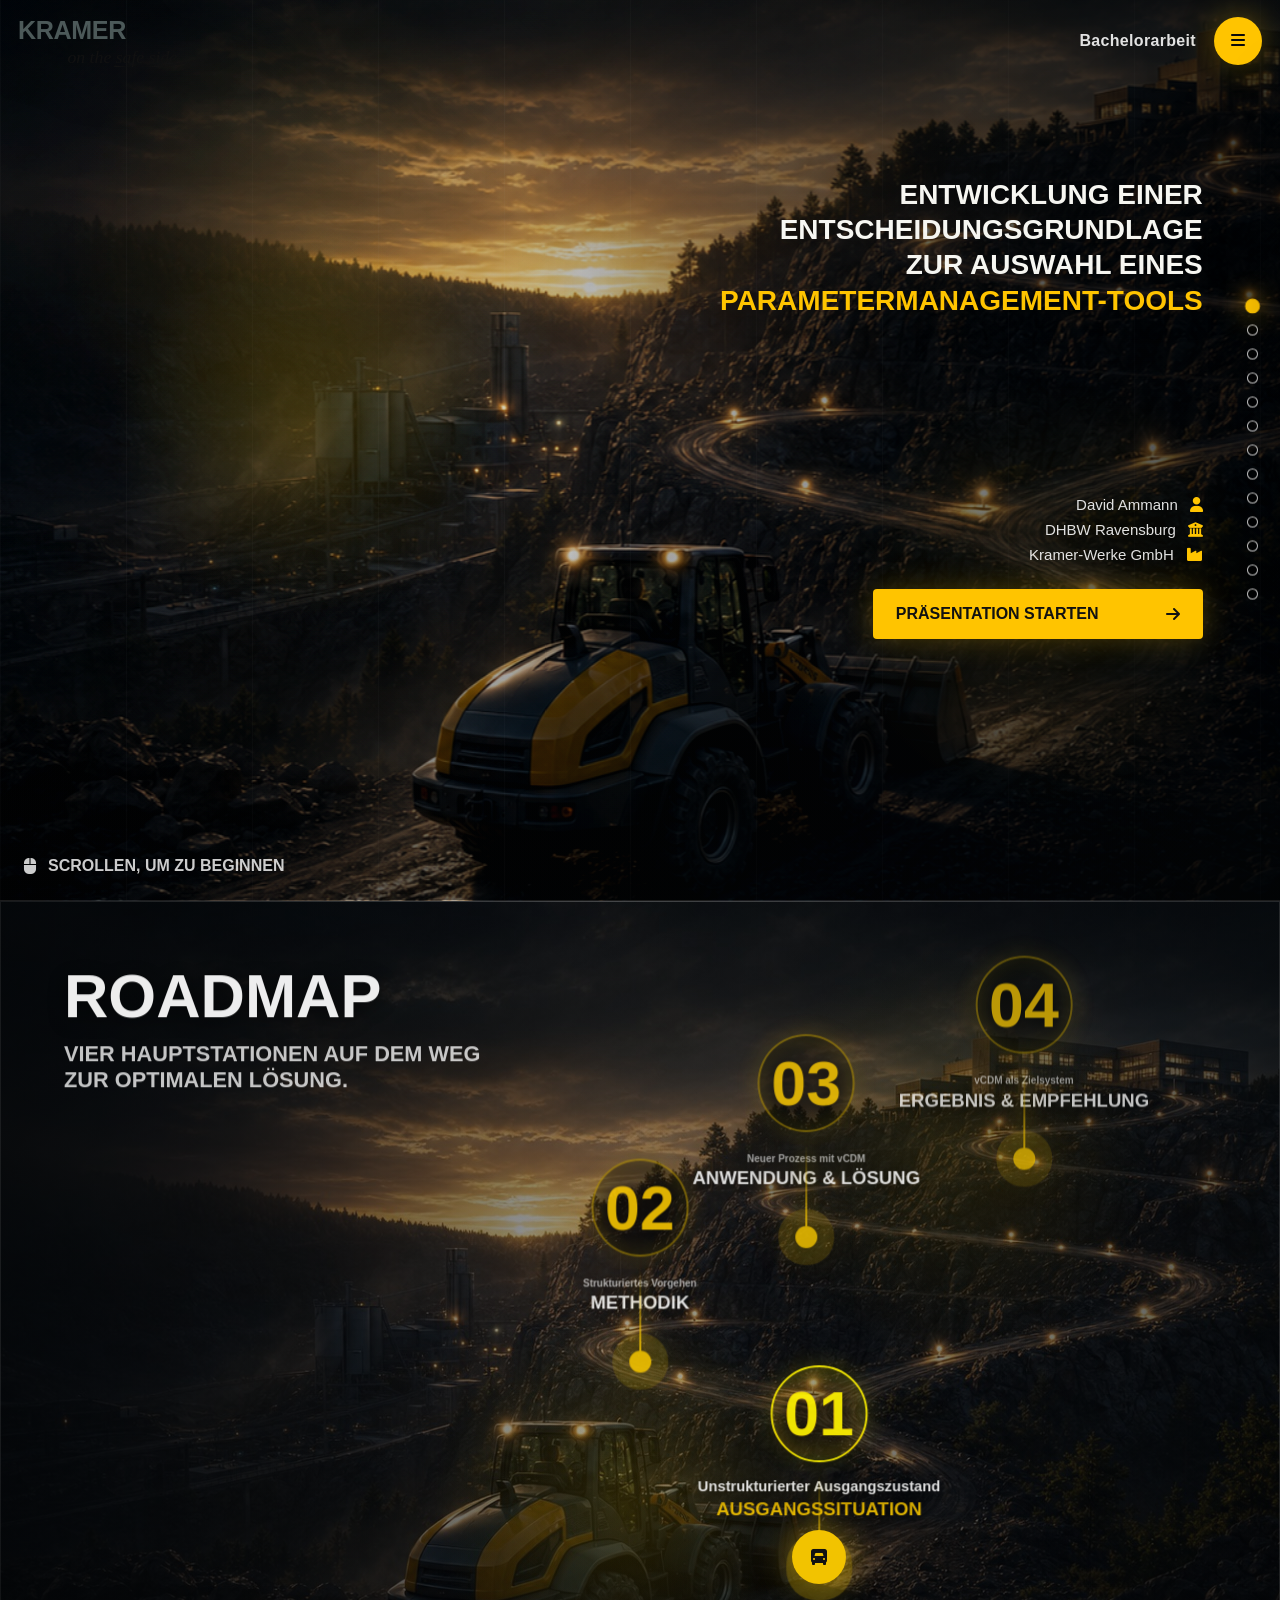
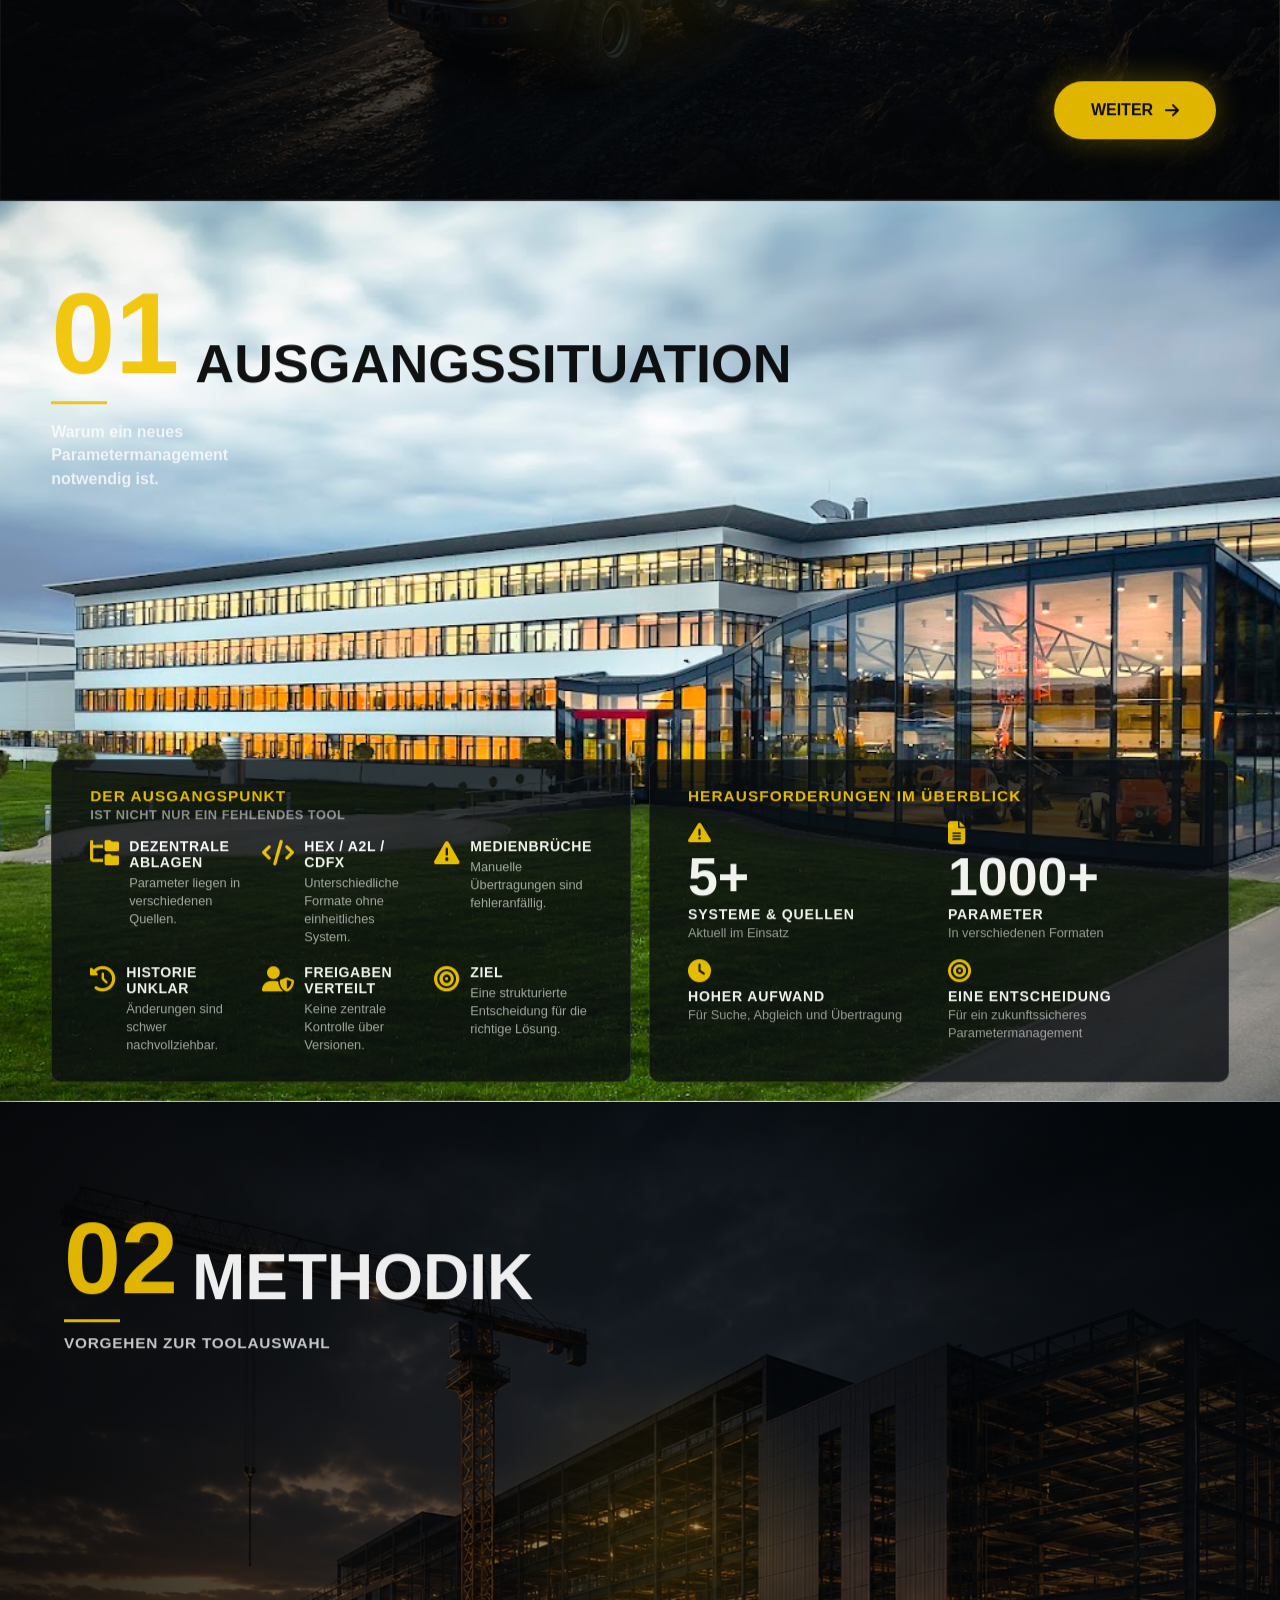
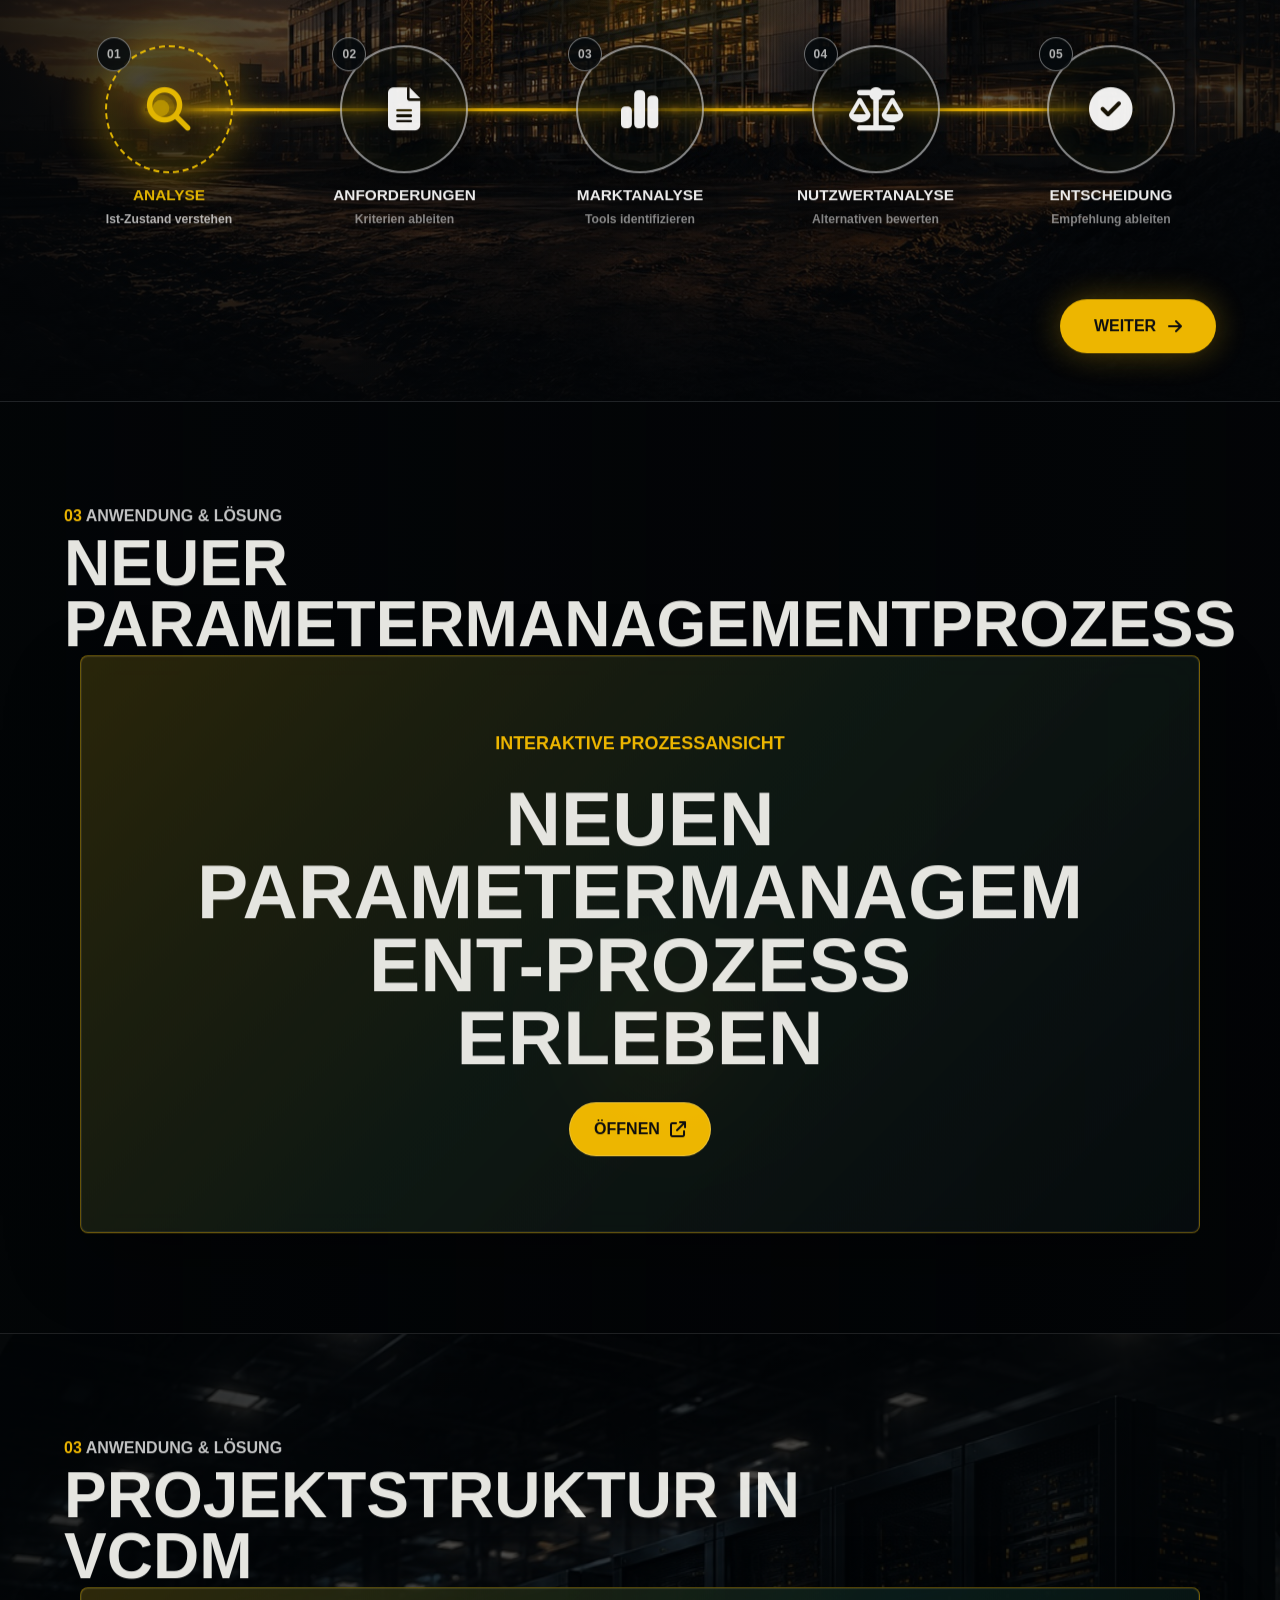
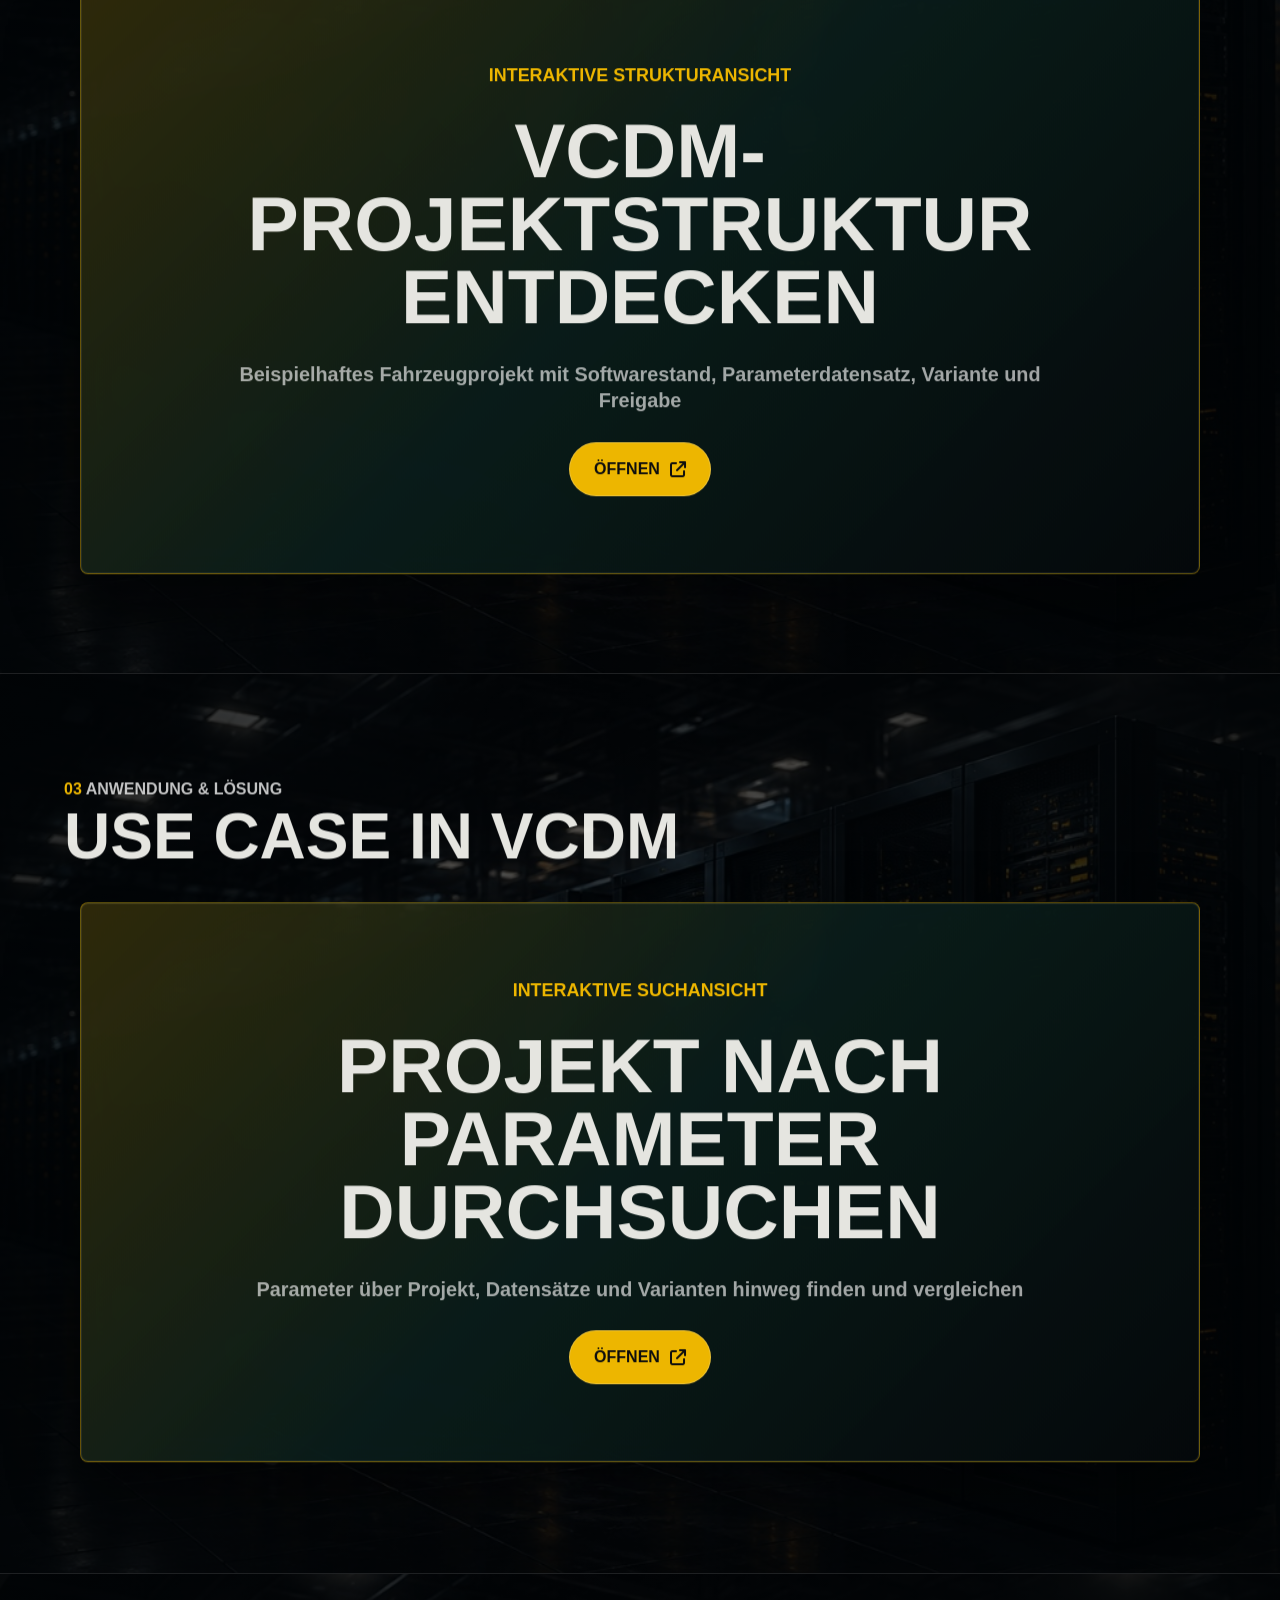
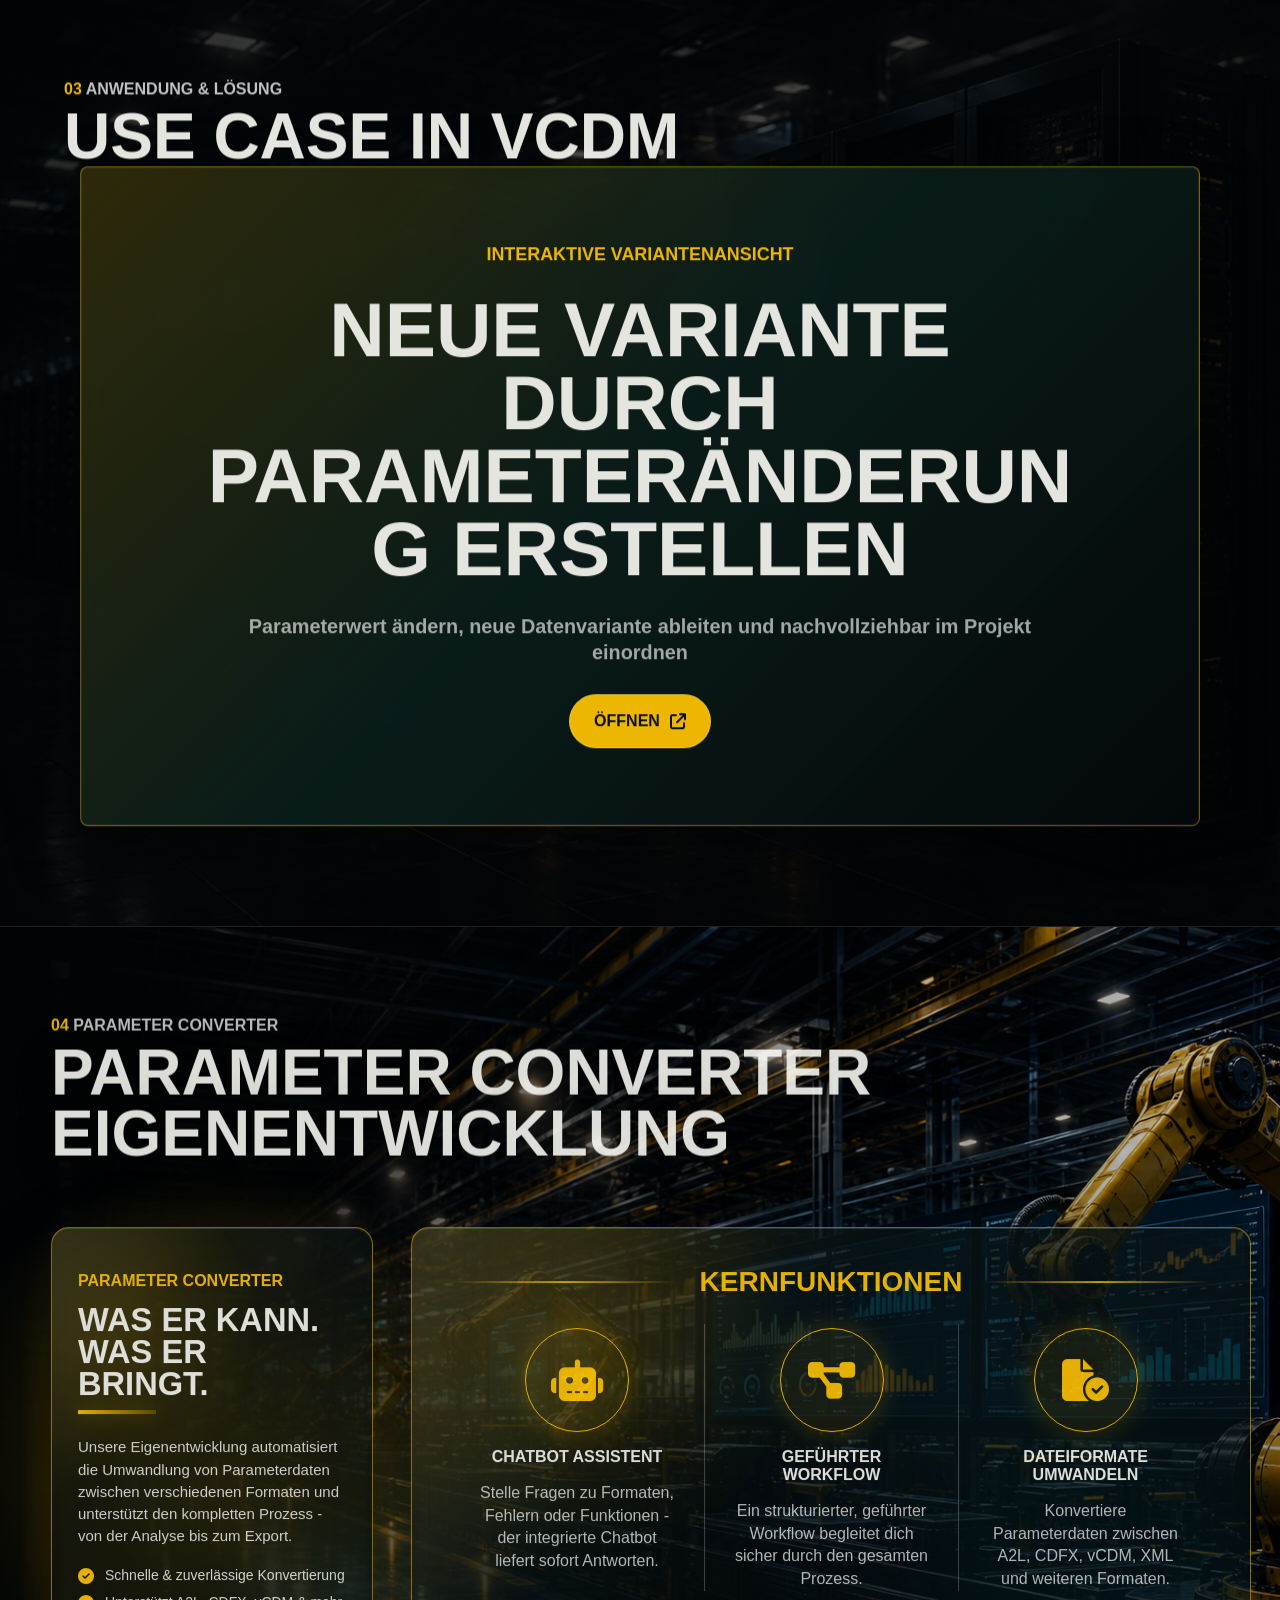
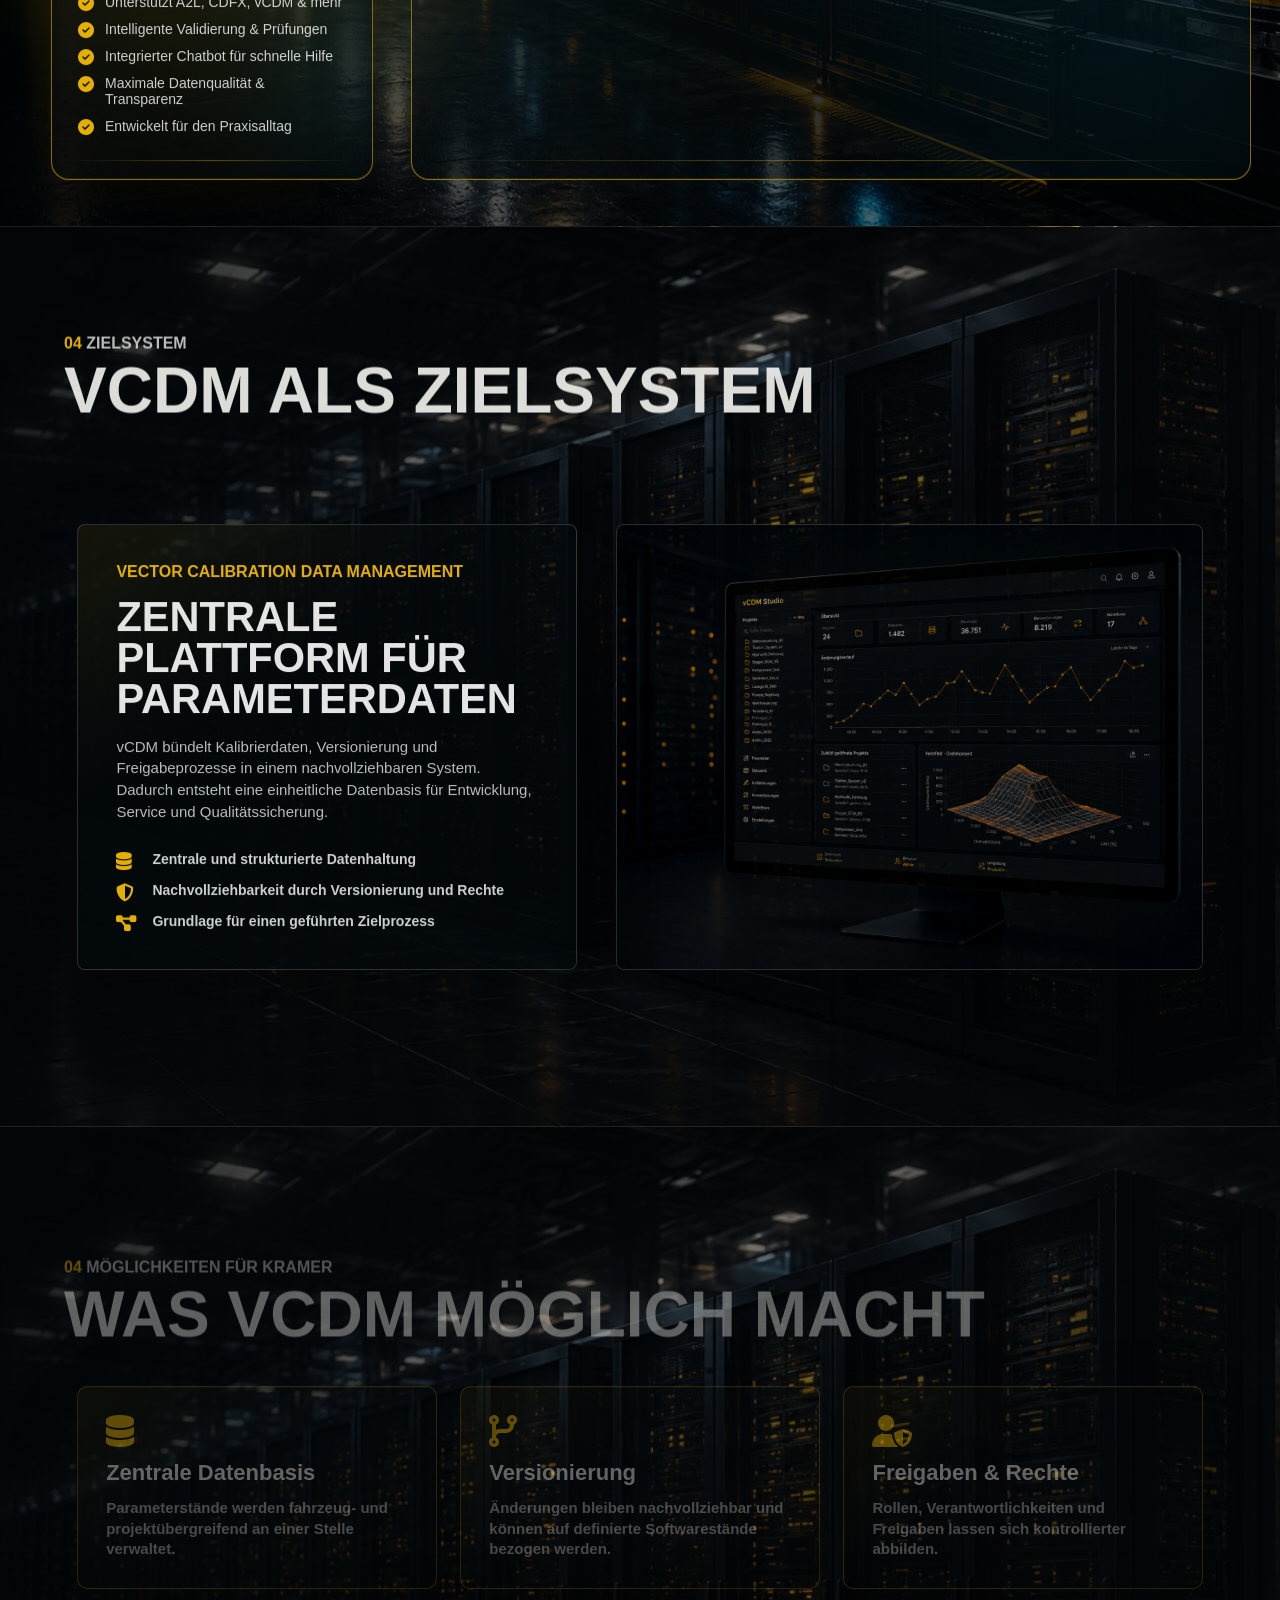
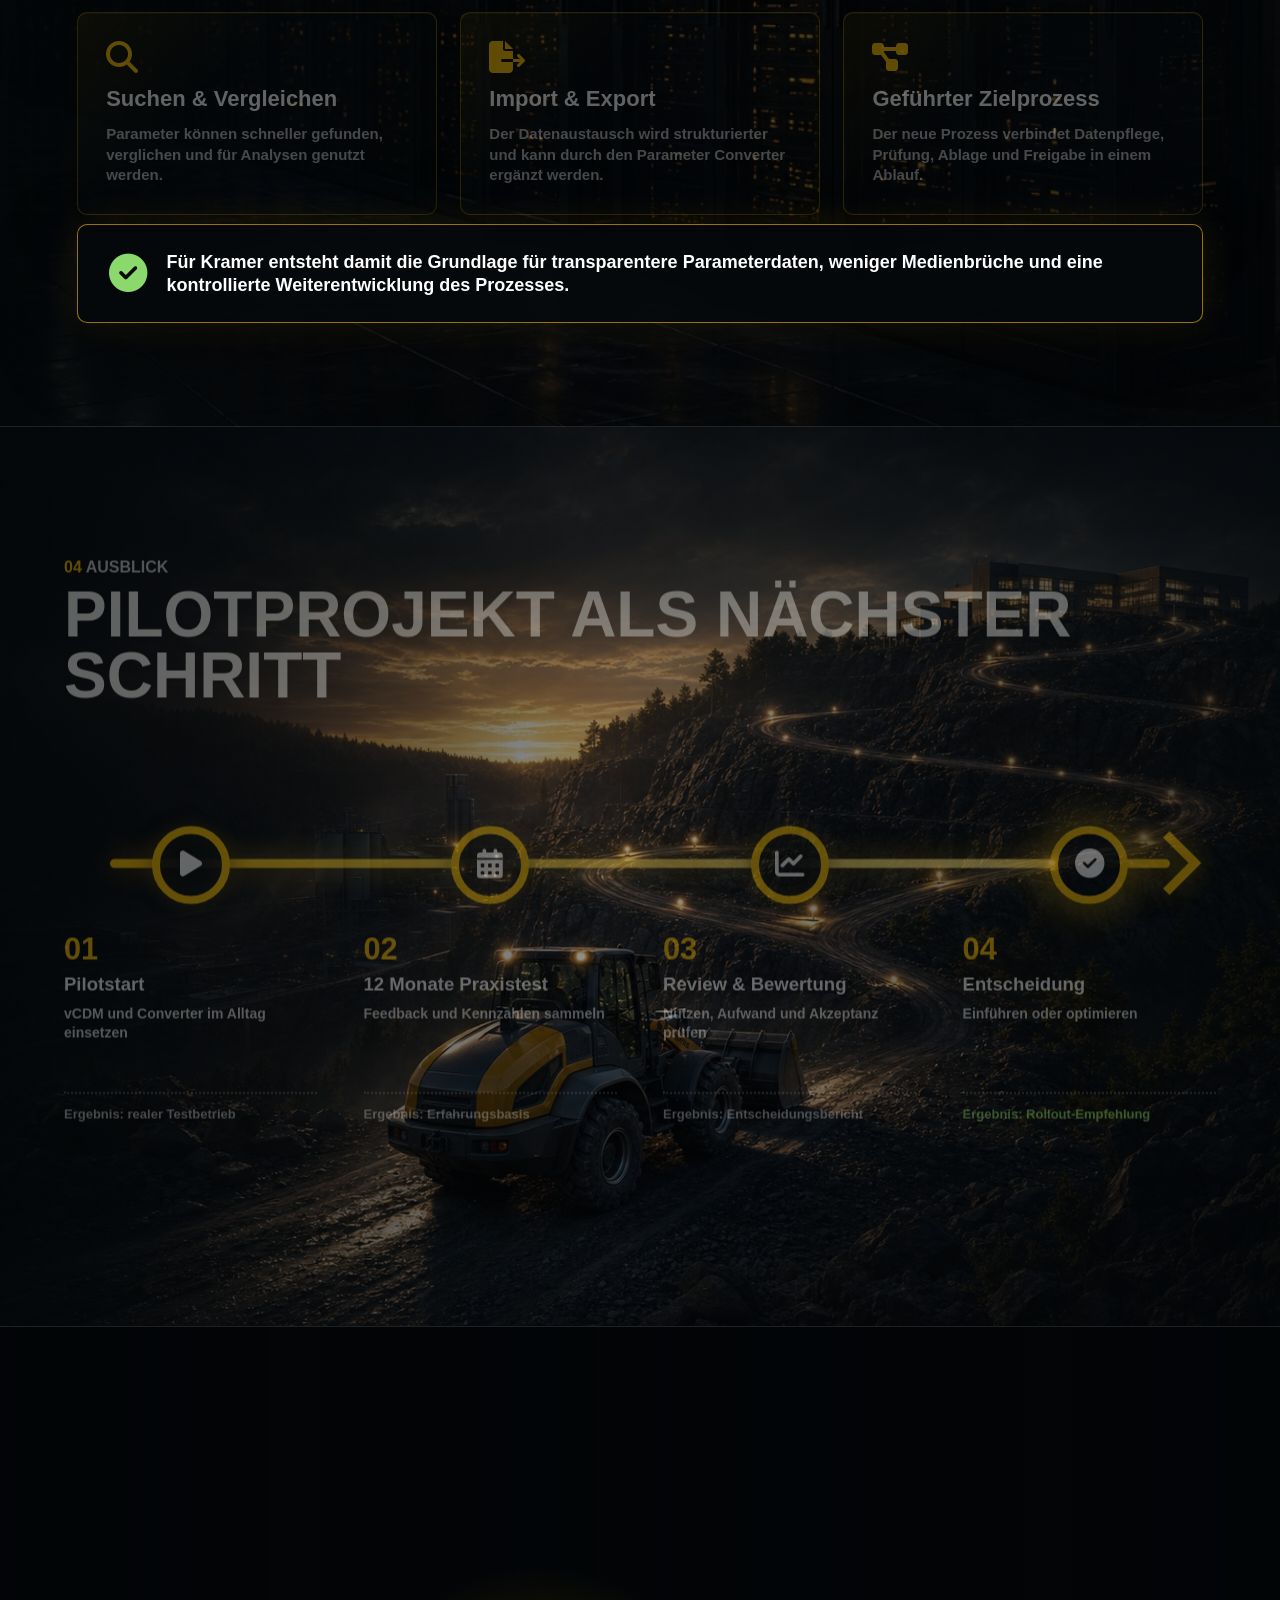
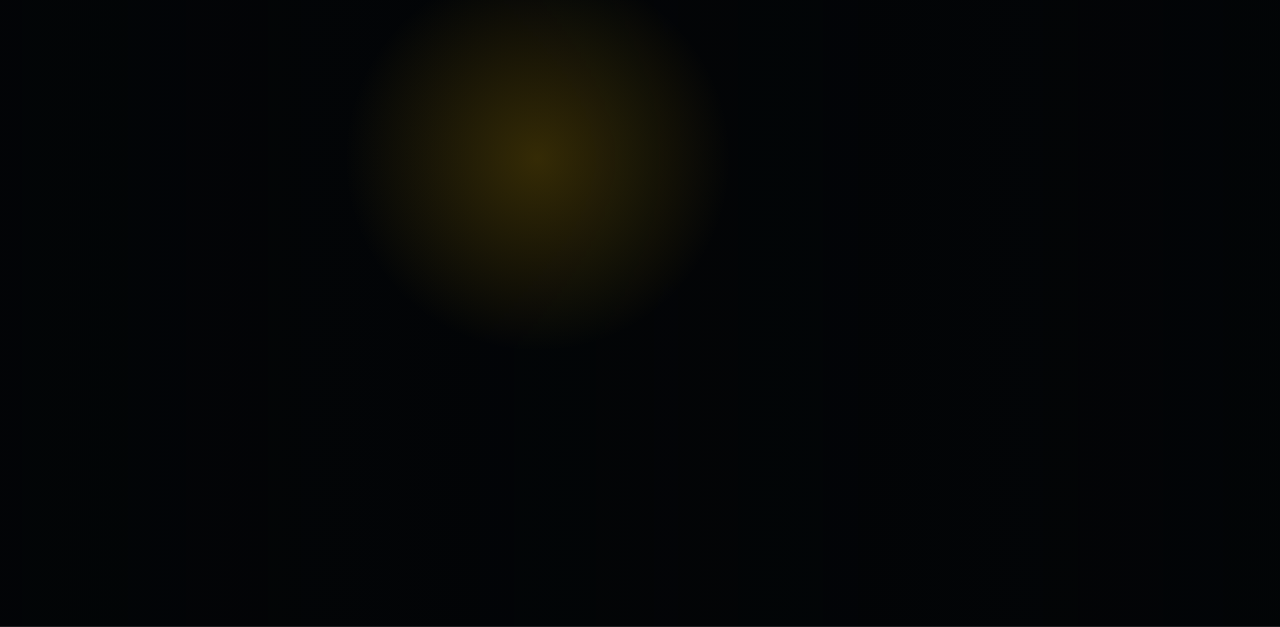
<file: index.html>
<!DOCTYPE html>
<html lang="de">
  <head>
    <meta charset="UTF-8" />
    <meta name="viewport" content="width=device-width, initial-scale=1.0" />
    <title>Bachelor Experience | David Ammann</title>
    <link rel="stylesheet" href="css/vendor/fontawesome.min.css" />
    <link rel="stylesheet" href="css/style.css?v=vcdm-variant-usecase-01" />
    <link rel="stylesheet" href="css/animations.css?v=entscheidung-details-01" />
  </head>
  <body>
    <header class="topbar">
      <a href="#hero" class="brand"><img src="assets/logos/kramer-logo.svg?v=kramer-logo-03" alt="Kramer" /></a>
      <span class="top-meta">Bachelorarbeit</span>
      <button id="menuToggle" class="menu-btn" aria-label="Navigation öffnen"><i class="fa-solid fa-bars"></i></button>
    </header>

    <nav id="sectionDots" class="section-dots" aria-label="Scrollfortschritt"></nav>

    <aside id="quickMenu" class="quick-menu" aria-label="Schnellnavigation">
      <img src="assets/logos/dhbw-logo.svg" alt="DHBW Ravensburg" />
      <a href="#hero">Intro</a>
      <a href="#roadmap">Roadmap</a>
      <a href="#situation">Ausgangssituation</a>
      <a href="#method">Methodik</a>
      <a href="#process">Anwendung</a>
      <a href="#converter">Parameter Converter</a>
      <a href="#vcdm">vCDM</a>
      <a href="#vcdm-possibilities">vCDM Möglichkeiten</a>
      <a href="#outlook">Ausblick</a>
      <a href="#sharepoint">SharePoint</a>
    </aside>

    <main>
      <section id="hero" class="screen hero-screen" data-focus="loader">
        <div class="hero-content reveal">
          <h1>
            <span>Entwicklung einer</span>
            <span>Entscheidungsgrundlage</span>
            <span>zur Auswahl eines</span>
            <mark>Parametermanagement-Tools</mark>
          </h1>
          <ul class="hero-facts">
            <li><i class="fa-solid fa-user"></i> David Ammann</li>
            <li><i class="fa-solid fa-building-columns"></i> DHBW Ravensburg</li>
            <li><i class="fa-solid fa-industry"></i> Kramer-Werke GmbH</li>
          </ul>
          <a class="cta" href="#roadmap">Präsentation starten <i class="fa-solid fa-arrow-right"></i></a>
        </div>
        <div class="scroll-hint"><i class="fa-solid fa-computer-mouse"></i><span>Scrollen, um zu beginnen</span></div>
      </section>

      <section id="roadmap" class="screen roadmap-screen roadmap-scene" data-focus="road">
        <div class="screen-title reveal">
          <h2>Roadmap</h2>
          <p>Vier Hauptstationen auf dem Weg zur optimalen Lösung.</p>
        </div>
        <div id="roadmapPoints" class="roadmap-points reveal"></div>
        <div id="roadmapLoader" class="roadmap-loader" aria-hidden="true"><i class="fa-solid fa-truck-front"></i></div>
        <button id="roadmapNext" class="roadmap-next reveal" type="button">Weiter <i class="fa-solid fa-arrow-right"></i></button>
      </section>

      <section id="situation" class="screen situation-screen" data-focus="loader">
        <div class="sit2-content reveal">
          <div class="sit2-top">
            <div class="sit2-title-row">
              <span class="sit2-num">01</span>
              <h2 class="sit2-heading">AUSGANGSSITUATION</h2>
            </div>
            <div class="sit2-rule"></div>
            <p class="sit2-lead">Warum ein neues<br>Parametermanagement<br>notwendig ist.</p>
          </div>
          <div class="sit2-bottom">
            <div class="sit2-panels">
              <div class="sit2-panel sit2-panel-l">
                <div class="sit2-panel-title">
                  <span>DER AUSGANGSPUNKT</span>
                  <small>IST NICHT NUR EIN FEHLENDES TOOL</small>
                </div>
                <div class="sit2-grid">
                  <div class="sit2-item"><i class="fa-solid fa-folder-tree"></i><div><strong>DEZENTRALE ABLAGEN</strong><p>Parameter liegen in verschiedenen Quellen.</p></div></div>
                  <div class="sit2-item"><i class="fa-solid fa-code"></i><div><strong>HEX / A2L / CDFX</strong><p>Unterschiedliche Formate ohne einheitliches System.</p></div></div>
                  <div class="sit2-item"><i class="fa-solid fa-triangle-exclamation"></i><div><strong>MEDIENBRÜCHE</strong><p>Manuelle Übertragungen sind fehleranfällig.</p></div></div>
                  <div class="sit2-item"><i class="fa-solid fa-clock-rotate-left"></i><div><strong>HISTORIE UNKLAR</strong><p>Änderungen sind schwer nachvollziehbar.</p></div></div>
                  <div class="sit2-item"><i class="fa-solid fa-user-shield"></i><div><strong>FREIGABEN VERTEILT</strong><p>Keine zentrale Kontrolle über Versionen.</p></div></div>
                  <div class="sit2-item"><i class="fa-solid fa-bullseye"></i><div><strong>ZIEL</strong><p>Eine strukturierte Entscheidung für die richtige Lösung.</p></div></div>
                </div>
              </div>
              <div class="sit2-panel sit2-panel-r">
                <div class="sit2-panel-title">
                  <span>HERAUSFORDERUNGEN IM ÜBERBLICK</span>
                </div>
                <div class="sit2-stats">
                  <div class="sit2-stat"><i class="fa-solid fa-triangle-exclamation"></i><em>5+</em><strong>SYSTEME &amp; QUELLEN</strong><p>Aktuell im Einsatz</p></div>
                  <div class="sit2-stat"><i class="fa-solid fa-file-lines"></i><em>1000+</em><strong>PARAMETER</strong><p>In verschiedenen Formaten</p></div>
                  <div class="sit2-stat"><i class="fa-solid fa-clock"></i><strong>HOHER AUFWAND</strong><p>Für Suche, Abgleich und Übertragung</p></div>
                  <div class="sit2-stat"><i class="fa-solid fa-bullseye"></i><strong>EINE ENTSCHEIDUNG</strong><p>Für ein zukunftssicheres Parametermanagement</p></div>
                </div>
              </div>
            </div>
          </div>
        </div>
      </section>


      <section id="method" class="screen method-screen" data-focus="site">
        <div id="methodOverview" class="method-subslide method-overview is-active">
          <div class="method-title reveal">
            <div class="method-title-row">
              <span class="method-title-num">02</span>
              <h2 class="method-title-text">METHODIK</h2>
            </div>
            <div class="method-title-rule"></div>
            <p class="method-title-sub">VORGEHEN ZUR TOOLAUSWAHL</p>
          </div>
          <div class="method-process reveal">
            <div class="method-line"></div>
            <div id="methodCraneMarker" class="method-crane-marker"><i class="fa-solid fa-anchor"></i></div>
            <div id="methodStations" class="method-stations" aria-label="Methodik-Stationen"></div>
          </div>
          <button id="methodOverviewNext" class="method-overview-next reveal" type="button">Weiter <i class="fa-solid fa-arrow-right"></i></button>
        </div>

        <!-- ═══ Analyse Folie 1: Ziel & Vorgehen ═══ -->
        <div id="methodAnalyseSlide1" class="method-subslide analyse-slide">
          <div class="analyse-breadcrumb"><span>02</span><strong>METHODIK</strong><small>Vorgehen zur Toolauswahl</small></div>
          <div class="analyse-inner">
            <div class="analyse-left">
              <div class="analyse-header">
                <span class="analyse-num">02.1</span>
                <h2 class="analyse-heading">ANALYSE</h2>
                <p class="analyse-subtitle">Ist-Zustand verstehen</p>
                <div class="analyse-rule"></div>
              </div>
              <p class="analyse-desc">Ziel der Analysephase ist es, den aktuellen Umgang mit Parameterdaten zu verstehen und Schwachstellen im bestehenden Prozess sichtbar zu machen.</p>
              <ul class="analyse-list">
                <li><i class="fa-solid fa-circle-check"></i> Prozessaufnahme</li>
                <li><i class="fa-solid fa-circle-check"></i> Daten- und Systemlandschaft analysieren</li>
                <li><i class="fa-solid fa-circle-check"></i> Experteninterviews durchführen</li>
                <li><i class="fa-solid fa-circle-check"></i> Schwachstellen identifizieren</li>
              </ul>
              <button class="analyse-back-btn" type="button" onclick="window.showMethodOverview(false)"><i class="fa-solid fa-arrow-left"></i> Zurück</button>
            </div>
            <div class="analyse-right">
              <h3 class="analyse-panel-head">ZIEL &amp; VORGEHEN</h3>
              <div class="analyse-flow-row">
                <div class="analyse-flow-step">
                  <i class="fa-solid fa-file-lines"></i>
                  <strong>DOKUMENTENANALYSE</strong>
                  <p>Bestehende Dokumente, Prozesse und Datenstrukturen aufgenommen.</p>
                </div>
                <i class="fa-solid fa-arrow-right analyse-flow-arrow"></i>
                <div class="analyse-flow-step">
                  <i class="fa-solid fa-people-group"></i>
                  <strong>EXPERTENINTERVIEWS</strong>
                  <p>Probleme und Erfahrungen aus den Fachbereichen direkt erhoben.</p>
                  <a class="analyse-detail-link" href="mitarbeiter_befragung_vollstaendige_antworten.html" target="_blank" rel="opener">
                    Details anzeigen <i class="fa-solid fa-arrow-up-right-from-square"></i>
                  </a>
                </div>
                <i class="fa-solid fa-arrow-right analyse-flow-arrow"></i>
                <div class="analyse-flow-step">
                  <i class="fa-solid fa-diagram-project"></i>
                  <strong>TRIANGULATION</strong>
                  <p>Erkenntnisse aus beiden Quellen abgeglichen und verdichtet.</p>
                </div>
              </div>
              <div class="analyse-result-box">
                <i class="fa-solid fa-triangle-exclamation"></i>
                <div>
                  <strong>SCHWACHSTELLEN IDENTIFIZIEREN</strong>
                  <p>Zentrale Problemfelder im aktuellen Prozess erkannt.</p>
                </div>
              </div>
              <div class="analyse-bottom-nav">
                <div class="analyse-dots"><span class="active"></span><span></span><span></span><span></span><span></span></div>
                <button class="analyse-weiter-btn" type="button" onclick="window.showMethodSubSlide('methodAnalyseSlide2')">WEITER <i class="fa-solid fa-arrow-right"></i></button>
              </div>
            </div>
          </div>
        </div>

        <!-- ═══ Analyse Folie 2: Ergebnis ═══ -->
        <div id="methodAnalyseSlide2" class="method-subslide analyse-slide">
          <div class="analyse-breadcrumb"><span>02</span><strong>METHODIK</strong><small>Vorgehen zur Toolauswahl</small></div>
          <div class="analyse-inner">
            <div class="analyse-left">
              <div class="analyse-header">
                <span class="analyse-num">02.1</span>
                <h2 class="analyse-heading">ANALYSE</h2>
                <p class="analyse-subtitle">Ergebnis der Analyse</p>
                <div class="analyse-rule"></div>
              </div>
              <p class="analyse-desc">Die Analyse liefert ein ganzheitliches Bild des Ist-Zustands und zeigt die zentralen Schwachstellen im aktuellen Umgang mit Parameterdaten auf.</p>
              <ul class="analyse-list">
                <li><i class="fa-solid fa-circle-check"></i> Ist-Prozess vollständig dokumentiert</li>
                <li><i class="fa-solid fa-circle-check"></i> Schwachstellen klar identifiziert</li>
                <li><i class="fa-solid fa-circle-check"></i> Medienbrüche und Risiken erkannt</li>
                <li><i class="fa-solid fa-circle-check"></i> Anforderungen für neue Lösung vorbereitet</li>
                <li><i class="fa-solid fa-circle-check"></i> Grundlage für Anforderungskatalog geschaffen</li>
              </ul>
              <button class="analyse-back-btn" type="button" onclick="window.showMethodSubSlide('methodAnalyseSlide1')"><i class="fa-solid fa-arrow-left"></i> Zurück</button>
            </div>
            <div class="analyse-right">
              <h3 class="analyse-panel-head">ERGEBNIS DER ANALYSE</h3>
              <div class="analyse-result-row">
                <div class="analyse-result-card">
                  <i class="fa-solid fa-file-lines"></i>
                  <strong>IST-PROZESS DOKUMENTIERT</strong>
                  <p>Abläufe, Tools und Schnittstellen vollständig aufgenommen.</p>
                  <a class="analyse-detail-link" href="sekundaer_primaerforschung.html" target="_blank" rel="opener">
                    Details anzeigen <i class="fa-solid fa-arrow-up-right-from-square"></i>
                  </a>
                </div>
                <i class="fa-solid fa-chevron-right analyse-result-arrow"></i>
                <div class="analyse-result-card"><i class="fa-solid fa-triangle-exclamation"></i><strong>SCHWACHSTELLEN ERKANNT</strong><p>Manuelle Ablagen und Medienbrüche identifiziert.</p></div>
                <i class="fa-solid fa-chevron-right analyse-result-arrow"></i>
                <div class="analyse-result-card"><i class="fa-solid fa-database"></i><strong>MEDIENBRÜCHE IDENTIFIZIERT</strong><p>Daten in mehreren Systemen und Formaten verteilt.</p></div>
                <i class="fa-solid fa-chevron-right analyse-result-arrow"></i>
                <div class="analyse-result-card"><i class="fa-solid fa-list-check"></i><strong>ANFORDERUNGEN ABGELEITET</strong><p>Anforderungen systematisch aus den Schwachstellen abgeleitet.</p></div>
                <i class="fa-solid fa-chevron-right analyse-result-arrow"></i>
                <div class="analyse-result-card"><i class="fa-solid fa-crosshairs"></i><strong>GRUNDLAGE GESCHAFFEN</strong><p>Basis für den Anforderungskatalog gelegt.</p></div>
              </div>
              <div class="analyse-bottom-nav">
                <div class="analyse-dots"><span class="active"></span><span></span><span></span><span></span><span></span></div>
                <button class="analyse-weiter-btn" type="button" onclick="window.completeMethodStep()">WEITER <i class="fa-solid fa-arrow-right"></i></button>
              </div>
            </div>
          </div>
        </div>

        <!-- ═══ Anforderungen Folie 1: Ziel & Vorgehen ═══ -->
        <div id="methodAnforderungenSlide1" class="method-subslide analyse-slide">
          <div class="analyse-breadcrumb"><span>02</span><strong>METHODIK</strong><small>Vorgehen zur Toolauswahl</small></div>
          <div class="analyse-inner">
            <div class="analyse-left">
              <div class="analyse-header">
                <span class="analyse-num">02.2</span>
                <h2 class="analyse-heading">ANFORDERUNGEN</h2>
                <p class="analyse-subtitle">Anforderungen ableiten</p>
                <div class="analyse-rule"></div>
              </div>
              <p class="analyse-desc">Auf Basis der Analyseergebnisse werden Anforderungen systematisch abgeleitet, strukturiert und in einem Katalog dokumentiert.</p>
              <ul class="analyse-list">
                <li><i class="fa-solid fa-circle-check"></i> Analyseergebnisse auswerten</li>
                <li><i class="fa-solid fa-circle-check"></i> Anforderungen ableiten und formulieren</li>
                <li><i class="fa-solid fa-circle-check"></i> Kriterien nach MuSCoW priorisieren</li>
                <li><i class="fa-solid fa-circle-check"></i> Anforderungskatalog aufbauen</li>
                <li><i class="fa-solid fa-circle-check"></i> Grundlage für Marktanalyse schaffen</li>
              </ul>
              <button class="analyse-back-btn" type="button" onclick="window.showMethodOverview(false)"><i class="fa-solid fa-arrow-left"></i> Zurück</button>
            </div>
            <div class="analyse-right">
              <h3 class="analyse-panel-head" style="color: var(--yellow)">ZIEL &amp; VORGEHEN</h3>
              <div class="analyse-result-row">
                <div class="analyse-result-card"><i class="fa-solid fa-magnifying-glass"></i><strong>ANALYSE AUSWERTEN</strong><p>Ergebnisse aus Analyse und Interviews als Grundlage nutzen.</p></div>
                <i class="fa-solid fa-chevron-right analyse-result-arrow"></i>
                <div class="analyse-result-card"><i class="fa-solid fa-clipboard-list"></i><strong>ANFORDERUNGEN ABLEITEN</strong><p>Fachliche, technische und organisatorische Anforderungen formulieren.</p></div>
                <i class="fa-solid fa-chevron-right analyse-result-arrow"></i>
                <div class="analyse-result-card"><i class="fa-solid fa-sliders"></i><strong>PRIORISIEREN</strong><p>Muss-, Soll- und Kann-Kriterien festlegen und priorisieren.</p></div>
                <i class="fa-solid fa-chevron-right analyse-result-arrow"></i>
                <div class="analyse-result-card">
                  <i class="fa-solid fa-book-open"></i>
                  <strong>KATALOG AUFBAUEN</strong>
                  <p>Anforderungen strukturiert dokumentieren und kategorisieren.</p>
                  <a class="analyse-detail-link" href="anforderungskatalog_aus_excel.html" target="_blank" rel="opener">
                    Details anzeigen <i class="fa-solid fa-arrow-up-right-from-square"></i>
                  </a>
                </div>
                <i class="fa-solid fa-chevron-right analyse-result-arrow"></i>
                <div class="analyse-result-card"><i class="fa-solid fa-bullseye"></i><strong>BEWERTUNG VORBEREITEN</strong><p>Kriterien für die Toolbewertung und Nutzwertanalyse vorbereiten.</p></div>
              </div>
              <div class="analyse-bottom-nav">
                <div class="analyse-dots"><span></span><span class="active"></span><span></span><span></span><span></span></div>
                <button class="analyse-weiter-btn" type="button" onclick="window.showMethodSubSlide('methodAnforderungenSlide2')">WEITER <i class="fa-solid fa-arrow-right"></i></button>
              </div>
            </div>
          </div>
        </div>

        <!-- ═══ Anforderungen Folie 2: Ergebnis ═══ -->
        <div id="methodAnforderungenSlide2" class="method-subslide analyse-slide">
          <div class="analyse-breadcrumb"><span>02</span><strong>METHODIK</strong><small>Vorgehen zur Toolauswahl</small></div>
          <div class="analyse-inner">
            <div class="analyse-left">
              <div class="analyse-header">
                <span class="analyse-num">02.2</span>
                <h2 class="analyse-heading">ANFORDERUNGEN</h2>
                <p class="analyse-subtitle">Ergebnis der Anforderungsphase</p>
                <div class="analyse-rule"></div>
              </div>
              <p class="analyse-desc">Die Anforderungsphase liefert einen vollständigen, priorisierten Katalog als Grundlage für den Toolvergleich.</p>
              <ul class="analyse-list">
                <li><i class="fa-solid fa-circle-check"></i> Funktionale Anforderungen definiert</li>
                <li><i class="fa-solid fa-circle-check"></i> Technische Anforderungen festgelegt</li>
                <li><i class="fa-solid fa-circle-check"></i> Organisatorische Anforderungen erfasst</li>
                <li><i class="fa-solid fa-circle-check"></i> Kriterien priorisiert und eingeteilt</li>
                <li><i class="fa-solid fa-circle-check"></i> Anforderungskatalog erstellt</li>
              </ul>
              <button class="analyse-back-btn" type="button" onclick="window.showMethodSubSlide('methodAnforderungenSlide1')"><i class="fa-solid fa-arrow-left"></i> Zurück</button>
            </div>
            <div class="analyse-right">
              <h3 class="analyse-panel-head" style="color: var(--yellow)">ERGEBNIS DER ANFORDERUNGSPHASE</h3>
              <div class="analyse-result-row">
                <div class="analyse-result-card"><i class="fa-solid fa-clipboard-check"></i><strong>FUNKTIONALE ANFORDERUNGEN</strong><p>Anforderungen an Versionierung, Vergleich, Import/Export und Suche definiert.</p></div>
                <i class="fa-solid fa-chevron-right analyse-result-arrow"></i>
                <div class="analyse-result-card"><i class="fa-solid fa-gear"></i><strong>TECHNISCHE ANFORDERUNGEN</strong><p>Datenformate, Integration, Performance und Skalierbarkeit festgelegt.</p></div>
                <i class="fa-solid fa-chevron-right analyse-result-arrow"></i>
                <div class="analyse-result-card"><i class="fa-solid fa-people-group"></i><strong>ORGANISATORISCHE ANFORDERUNGEN</strong><p>Benutzerfreundlichkeit, Schulung und Lizenzmodell erfasst.</p></div>
                <i class="fa-solid fa-chevron-right analyse-result-arrow"></i>
                <div class="analyse-result-card"><i class="fa-solid fa-list-check"></i><strong>KRITERIEN PRIORISIERT</strong><p>Alle Anforderungen in Muss-, Soll- und Kann-Kriterien eingeteilt.</p></div>
                <i class="fa-solid fa-chevron-right analyse-result-arrow"></i>
                <div class="analyse-result-card"><i class="fa-solid fa-crosshairs"></i><strong>BEWERTUNGSGRUNDLAGE GESCHAFFEN</strong><p>Strukturierter Katalog als Basis für Toolvergleich und Nutzwertanalyse.</p></div>
              </div>
              <div class="analyse-bottom-nav">
                <div class="analyse-dots"><span></span><span class="active"></span><span></span><span></span><span></span></div>
                <button class="analyse-weiter-btn" type="button" onclick="window.completeMethodStep()">WEITER <i class="fa-solid fa-arrow-right"></i></button>
              </div>
            </div>
          </div>
        </div>

        <!-- ═══ Marktanalyse Folie 1: Ziel & Vorgehen ═══ -->
        <div id="methodMarktSlide1" class="method-subslide analyse-slide">
          <div class="analyse-breadcrumb"><span>02</span><strong>METHODIK</strong><small>Vorgehen zur Toolauswahl</small></div>
          <div class="analyse-inner">
            <div class="analyse-left">
              <div class="analyse-header">
                <span class="analyse-num">02.3</span>
                <h2 class="analyse-heading">MARKTANALYSE</h2>
                <p class="analyse-subtitle">Tools identifizieren</p>
                <div class="analyse-rule"></div>
              </div>
              <p class="analyse-desc">Auf Basis des Anforderungskatalogs werden relevante Tools am Markt systematisch recherchiert, verglichen und für die Bewertung vorbereitet.</p>
              <ul class="analyse-list">
                <li><i class="fa-solid fa-circle-check"></i> Relevante Tools am Markt recherchieren</li>
                <li><i class="fa-solid fa-circle-check"></i> Informationen und Details sammeln</li>
                <li><i class="fa-solid fa-circle-check"></i> Bewertungskriterien definieren</li>
                <li><i class="fa-solid fa-circle-check"></i> Tools systematisch bewerten</li>
                <li><i class="fa-solid fa-circle-check"></i> Shortlist für Nutzwertanalyse erstellen</li>
              </ul>
              <button class="analyse-back-btn" type="button" onclick="window.showMethodOverview(false)"><i class="fa-solid fa-arrow-left"></i> Zurück</button>
            </div>
            <div class="analyse-right">
              <h3 class="analyse-panel-head" style="color: var(--yellow)">ZIEL &amp; VORGEHEN</h3>
              <div class="analyse-result-row">
                <div class="analyse-result-card"><i class="fa-solid fa-magnifying-glass"></i><strong>MARKT RECHERCHIEREN</strong><p>Relevante Tools und Lösungen identifizieren und vorauswählen.</p></div>
                <i class="fa-solid fa-chevron-right analyse-result-arrow"></i>
                <div class="analyse-result-card"><i class="fa-solid fa-clipboard-list"></i><strong>INFORMATIONEN SAMMELN</strong><p>Funktionen, Stärken, Schwächen und technische Details erheben.</p></div>
                <i class="fa-solid fa-chevron-right analyse-result-arrow"></i>
                <div class="analyse-result-card"><i class="fa-solid fa-sliders"></i><strong>KRITERIEN DEFINIEREN</strong><p>Bewertungskriterien auf Basis der Anforderungen gewichten.</p></div>
                <i class="fa-solid fa-chevron-right analyse-result-arrow"></i>
                <div class="analyse-result-card"><i class="fa-solid fa-scale-balanced"></i><strong>TOOLS BEWERTEN</strong><p>Tools systematisch bewerten und miteinander vergleichen.</p></div>
                <i class="fa-solid fa-chevron-right analyse-result-arrow"></i>
                <div class="analyse-result-card"><i class="fa-solid fa-chart-bar"></i><strong>ERGEBNISSE AUFBEREITEN</strong><p>Grundlage für die Nutzwertanalyse bereitstellen.</p></div>
              </div>
              <div class="analyse-bottom-nav">
                <div class="analyse-dots"><span></span><span></span><span class="active"></span><span></span><span></span></div>
                <button class="analyse-weiter-btn" type="button" onclick="window.showMethodSubSlide('methodMarktSlide2')">WEITER <i class="fa-solid fa-arrow-right"></i></button>
              </div>
            </div>
          </div>
        </div>

        <!-- ═══ Marktanalyse Folie 2: Ergebnis Showcase ═══ -->
        <div id="methodMarktSlide2" class="method-subslide analyse-slide">
          <div class="analyse-breadcrumb"><span>02</span><strong>METHODIK</strong><small>Vorgehen zur Toolauswahl</small></div>
          <div class="analyse-inner">
            <div class="analyse-left">
              <div class="analyse-header">
                <span class="analyse-num">02.3</span>
                <h2 class="analyse-heading">MARKTANALYSE</h2>
                <p class="analyse-subtitle">Ergebnis der Marktanalyse</p>
                <div class="analyse-rule"></div>
              </div>
              <p class="analyse-desc">Nach systematischer Marktrecherche wurden 7 relevante Tools identifiziert und für die Nutzwertanalyse vorbereitet.</p>
              <ul class="analyse-list">
                <li><i class="fa-solid fa-circle-check"></i> Vector vCDM</li>
                <li><i class="fa-solid fa-circle-check"></i> CONTACT CIM Database</li>
                <li><i class="fa-solid fa-circle-check"></i> dSPACE SYNECT</li>
                <li><i class="fa-solid fa-circle-check"></i> AVL CRETA</li>
                <li><i class="fa-solid fa-circle-check"></i> Mendix Low Code</li>
                <li><i class="fa-solid fa-circle-check"></i> ETAS INCA eCDM</li>
                <li><i class="fa-solid fa-circle-check"></i> Eigenentwicklung</li>
              </ul>
              <button class="analyse-back-btn" type="button" onclick="window.showMethodSubSlide('methodMarktSlide1')"><i class="fa-solid fa-arrow-left"></i> Zurück</button>
            </div>
            <div class="analyse-right">
              <h3 class="analyse-panel-head" style="color: var(--yellow)">ERGEBNIS DER MARKT- &amp; TOOLANALYSE</h3>
              <div class="markt-showcase-row markt-showcase-row--seven">
                <div class="markt-showcase-item is-featured">
                  <div class="markt-showcase-top"><strong>Vector vCDM</strong><span>Vector Informatik</span></div>
                  <div class="markt-logo-box"><i class="fa-solid fa-database markt-tool-icon"></i></div>
                  <div class="markt-showcase-glow markt-glow-yellow"></div>
                </div>
                <div class="markt-showcase-item">
                  <div class="markt-showcase-top"><strong>CIM Database</strong><span>CONTACT Software</span></div>
                  <div class="markt-logo-box"><i class="fa-solid fa-network-wired markt-tool-icon"></i></div>
                  <div class="markt-showcase-glow markt-glow-teal"></div>
                </div>
                <div class="markt-showcase-item">
                  <div class="markt-showcase-top"><strong>dSPACE SYNECT</strong><span>dSPACE</span></div>
                  <div class="markt-logo-box"><i class="fa-solid fa-microchip markt-tool-icon"></i></div>
                  <div class="markt-showcase-glow markt-glow-neutral"></div>
                </div>
                <div class="markt-showcase-item">
                  <div class="markt-showcase-top"><strong>AVL CRETA</strong><span>AVL</span></div>
                  <div class="markt-logo-box"><i class="fa-solid fa-gauge markt-tool-icon"></i></div>
                  <div class="markt-showcase-glow markt-glow-neutral"></div>
                </div>
                <div class="markt-showcase-item">
                  <div class="markt-showcase-top"><strong>Mendix Low Code</strong><span>Mendix</span></div>
                  <div class="markt-logo-box"><i class="fa-solid fa-cube markt-tool-icon"></i></div>
                  <div class="markt-showcase-glow markt-glow-neutral"></div>
                </div>
                <div class="markt-showcase-item">
                  <div class="markt-showcase-top"><strong>ETAS INCA eCDM</strong><span>ETAS</span></div>
                  <div class="markt-logo-box"><i class="fa-solid fa-gear markt-tool-icon"></i></div>
                  <div class="markt-showcase-glow markt-glow-white"></div>
                </div>
                <div class="markt-showcase-item">
                  <div class="markt-showcase-top"><strong>Eigenentwicklung</strong><span>Kramer intern</span></div>
                  <div class="markt-logo-box"><i class="fa-solid fa-code markt-tool-icon"></i></div>
                  <div class="markt-showcase-glow markt-glow-neutral"></div>
                </div>
              </div>
              <div class="analyse-bottom-nav">
                <div class="analyse-dots"><span></span><span></span><span class="active"></span><span></span><span></span></div>
                <button class="analyse-weiter-btn" type="button" onclick="window.completeMethodStep()">WEITER <i class="fa-solid fa-arrow-right"></i></button>
              </div>
            </div>
          </div>
        </div>

        <!-- ═══ Nutzwertanalyse Folie 1: Ziel & Vorgehen ═══ -->
        <div id="methodNutzwertSlide1" class="method-subslide analyse-slide">
          <div class="analyse-breadcrumb"><span>02</span><strong>METHODIK</strong><small>Vorgehen zur Toolauswahl</small></div>
          <div class="analyse-inner">
            <div class="analyse-left">
              <div class="analyse-header">
                <span class="analyse-num">02.4</span>
                <h2 class="analyse-heading">NUTZWERT&shy;ANALYSE</h2>
                <p class="analyse-subtitle">Alternativen bewerten</p>
                <div class="analyse-rule"></div>
              </div>
              <p class="analyse-desc">Die verbleibenden Tools aus der Shortlist werden anhand gewichteter Kriterien systematisch bewertet und miteinander verglichen.</p>
              <ul class="analyse-list">
                <li><i class="fa-solid fa-circle-check"></i> Bewertungskriterien definieren</li>
                <li><i class="fa-solid fa-circle-check"></i> Gewichtung der Anforderungen festlegen</li>
                <li><i class="fa-solid fa-circle-check"></i> Shortlist-Tools einzeln bewerten</li>
                <li><i class="fa-solid fa-circle-check"></i> Gesamtnutzwerte berechnen</li>
                <li><i class="fa-solid fa-circle-check"></i> Ranking erstellen und vergleichen</li>
              </ul>
              <button class="analyse-back-btn" type="button" onclick="window.showMethodOverview(false)"><i class="fa-solid fa-arrow-left"></i> Zurück</button>
            </div>
            <div class="analyse-right">
              <h3 class="analyse-panel-head" style="color: var(--yellow)">ZIEL &amp; VORGEHEN</h3>
              <div class="analyse-result-row">
                <div class="analyse-result-card"><i class="fa-solid fa-list-check"></i><strong>KRITERIEN DEFINIEREN</strong><p>Bewertungskriterien aus dem Anforderungskatalog ableiten.</p></div>
                <i class="fa-solid fa-chevron-right analyse-result-arrow"></i>
                <div class="analyse-result-card"><i class="fa-solid fa-sliders"></i><strong>GEWICHTUNG FESTLEGEN</strong><p>Kriterien nach Relevanz gewichten und priorisieren.</p></div>
                <i class="fa-solid fa-chevron-right analyse-result-arrow"></i>
                <div class="analyse-result-card"><i class="fa-solid fa-scale-balanced"></i><strong>TOOLS BEWERTEN</strong><p>Jeden Shortlist-Kandidaten anhand der Kriterien bewerten.</p></div>
                <i class="fa-solid fa-chevron-right analyse-result-arrow"></i>
                <div class="analyse-result-card"><i class="fa-solid fa-calculator"></i><strong>NUTZWERT BERECHNEN</strong><p>Gewichtete Punkte addieren und Gesamtnutzwert ermitteln.</p></div>
                <i class="fa-solid fa-chevron-right analyse-result-arrow"></i>
                <div class="analyse-result-card"><i class="fa-solid fa-chart-bar"></i><strong>RANKING ERSTELLEN</strong><p>Tools vergleichen und Entscheidungsgrundlage bereitstellen.</p></div>
              </div>
              <div class="analyse-bottom-nav">
                <div class="analyse-dots"><span></span><span></span><span></span><span class="active"></span><span></span></div>
                <button class="analyse-weiter-btn" type="button" onclick="window.showMethodSubSlide('methodNutzwertSlide2')">WEITER <i class="fa-solid fa-arrow-right"></i></button>
              </div>
            </div>
          </div>
        </div>

        <!-- ═══ Nutzwertanalyse Folie 2: Ergebnis ═══ -->
        <div id="methodNutzwertSlide2" class="method-subslide analyse-slide">
          <div class="analyse-breadcrumb"><span>02</span><strong>METHODIK</strong><small>Vorgehen zur Toolauswahl</small></div>
          <div class="analyse-inner">
            <div class="analyse-left">
              <div class="analyse-header">
                <span class="analyse-num">02.4</span>
                <h2 class="analyse-heading">NUTZWERT&shy;ANALYSE</h2>
                <p class="analyse-subtitle">Ergebnis der Bewertungsphase</p>
                <div class="analyse-rule"></div>
              </div>
              <p class="analyse-desc">Die Nutzwertanalyse liefert ein transparentes, nachvollziehbares Ranking als Basis für die finale Toolentscheidung.</p>
              <ul class="analyse-list">
                <li><i class="fa-solid fa-circle-check"></i> Eigenentwicklung: 81,00 Punkte</li>
                <li><i class="fa-solid fa-circle-check"></i> CIM Database: 79,77 Punkte</li>
                <li><i class="fa-solid fa-circle-check"></i> Vector vCDM: 74,54 Punkte</li>
                <li><i class="fa-solid fa-circle-check"></i> ETAS INCA eCDM: 52,62 Punkte</li>
                <li><i class="fa-solid fa-circle-check"></i> Empfehlung: Vector vCDM</li>
              </ul>
              <button class="analyse-back-btn" type="button" onclick="window.showMethodSubSlide('methodNutzwertSlide1')"><i class="fa-solid fa-arrow-left"></i> Zurück</button>
            </div>
            <div class="analyse-right">
              <h3 class="analyse-panel-head" style="color: var(--yellow)">ERGEBNIS DER NUTZWERTANALYSE</h3>
              <div class="analyse-result-row">
                <div class="analyse-result-card">
                  <i class="fa-solid fa-table-cells"></i>
                  <strong>GEWICHTUNGS&shy;MATRIX ERSTELLT</strong>
                  <p>Alle Kriterien systematisch gewichtet und dokumentiert.</p>
                  <a class="analyse-detail-link" href="bewertungsmatrix_aus_excel.html" target="_blank" rel="opener">
                    Details anzeigen <i class="fa-solid fa-arrow-up-right-from-square"></i>
                  </a>
                </div>
                <i class="fa-solid fa-chevron-right analyse-result-arrow"></i>
                <div class="analyse-result-card"><i class="fa-solid fa-star-half-stroke"></i><strong>TOOLS BEWERTET</strong><p>Beispiele: Eigenentwicklung, CIM und vCDM.</p></div>
                <i class="fa-solid fa-chevron-right analyse-result-arrow"></i>
                <div class="analyse-result-card">
                  <i class="fa-solid fa-trophy"></i>
                  <strong>RANKING ERMITTELT</strong>
                  <p>Eigenentwicklung führt rechnerisch – aber mit hohem Risiko.</p>
                  <a class="analyse-detail-link" href="nutzwertanalyse_balkendiagramm.html" target="_blank" rel="opener">
                    Details anzeigen <i class="fa-solid fa-arrow-up-right-from-square"></i>
                  </a>
                </div>
                <i class="fa-solid fa-chevron-right analyse-result-arrow"></i>
                <div class="analyse-result-card"><i class="fa-solid fa-triangle-exclamation"></i><strong>RISIKO BERÜCKSICHTIGT</strong><p>Betriebsaufwand und Wartungsrisiko der Eigenentwicklung bewertet.</p></div>
                <i class="fa-solid fa-chevron-right analyse-result-arrow"></i>
                <div class="analyse-result-card"><i class="fa-solid fa-bullseye"></i><strong>ENTSCHEIDUNGS&shy;GRUNDLAGE</strong><p>Strukturiertes Ranking als Basis für die finale Toolauswahl.</p></div>
              </div>
              <div class="analyse-bottom-nav">
                <div class="analyse-dots"><span></span><span></span><span></span><span class="active"></span><span></span></div>
                <button class="analyse-weiter-btn" type="button" onclick="window.completeMethodStep()">WEITER <i class="fa-solid fa-arrow-right"></i></button>
              </div>
            </div>
          </div>
        </div>

        <!-- ═══ Entscheidung Folie 1: Ziel & Vorgehen ═══ -->
        <div id="methodEntscheidungSlide1" class="method-subslide analyse-slide">
          <div class="analyse-breadcrumb"><span>02</span><strong>METHODIK</strong><small>Vorgehen zur Toolauswahl</small></div>
          <div class="analyse-inner">
            <div class="analyse-left">
              <div class="analyse-header">
                <span class="analyse-num">02.5</span>
                <h2 class="analyse-heading">ENTSCHEIDUNG</h2>
                <p class="analyse-subtitle">Empfehlung ableiten</p>
                <div class="analyse-rule"></div>
              </div>
              <p class="analyse-desc">Auf Basis der Nutzwertanalyse und einer praktischen Evaluation wird eine begründete Toolempfehlung ausgesprochen und dokumentiert.</p>
              <ul class="analyse-list">
                <li><i class="fa-solid fa-circle-check"></i> Top-Tools aus Ranking vergleichen</li>
                <li><i class="fa-solid fa-circle-check"></i> Herstellerpräsentationen einholen</li>
                <li><i class="fa-solid fa-circle-check"></i> Praktische Evaluation durchführen</li>
                <li><i class="fa-solid fa-circle-check"></i> Finale Entscheidung treffen</li>
                <li><i class="fa-solid fa-circle-check"></i> Empfehlung dokumentieren</li>
              </ul>
              <button class="analyse-back-btn" type="button" onclick="window.showMethodOverview(false)"><i class="fa-solid fa-arrow-left"></i> Zurück</button>
            </div>
            <div class="analyse-right">
              <h3 class="analyse-panel-head" style="color: var(--yellow)">ZIEL &amp; VORGEHEN</h3>
              <div class="analyse-result-row">
                <div class="analyse-result-card"><i class="fa-solid fa-chart-bar"></i><strong>RANKING VERGLEICHEN</strong><p>Die bestbewerteten Tools aus der NWA gegenüberstellen.</p></div>
                <i class="fa-solid fa-chevron-right analyse-result-arrow"></i>
                <div class="analyse-result-card"><i class="fa-solid fa-handshake"></i><strong>HERSTELLER BEFRAGEN</strong><p>Präsentationen und Demos bei Herstellern einholen.</p></div>
                <i class="fa-solid fa-chevron-right analyse-result-arrow"></i>
                <div class="analyse-result-card"><i class="fa-solid fa-flask"></i><strong>TOOLS EVALUIEREN</strong><p>Praktische Tests und Pilotbetrieb zur Absicherung der Wahl.</p></div>
                <i class="fa-solid fa-chevron-right analyse-result-arrow"></i>
                <div class="analyse-result-card"><i class="fa-solid fa-circle-check"></i><strong>ENTSCHEIDUNG TREFFEN</strong><p>Tool auf Basis aller Erkenntnisse final auswählen.</p></div>
                <i class="fa-solid fa-chevron-right analyse-result-arrow"></i>
                <div class="analyse-result-card"><i class="fa-solid fa-file-lines"></i><strong>EMPFEHLUNG DOKUMENTIEREN</strong><p>Entscheidung begründen und für Stakeholder aufbereiten.</p></div>
              </div>
              <div class="analyse-bottom-nav">
                <div class="analyse-dots"><span></span><span></span><span></span><span></span><span class="active"></span></div>
                <button class="analyse-weiter-btn" type="button" onclick="window.showMethodSubSlide('methodEntscheidungSlide2')">WEITER <i class="fa-solid fa-arrow-right"></i></button>
              </div>
            </div>
          </div>
        </div>

        <!-- ═══ Entscheidung Folie 2: Ergebnis ═══ -->
        <div id="methodEntscheidungSlide2" class="method-subslide analyse-slide">
          <div class="analyse-breadcrumb"><span>02</span><strong>METHODIK</strong><small>Vorgehen zur Toolauswahl</small></div>
          <div class="analyse-inner">
            <div class="analyse-left">
              <div class="analyse-header">
                <span class="analyse-num">02.5</span>
                <h2 class="analyse-heading">ENTSCHEIDUNG</h2>
                <p class="analyse-subtitle">Ergebnis der Auswahlentscheidung</p>
                <div class="analyse-rule"></div>
              </div>
              <p class="analyse-desc">Die Evaluation bestätigt Vector vCDM als optimale Lösung – ergänzt durch einen Parameter Converter für fehlende Formate.</p>
              <ul class="analyse-list">
                <li><i class="fa-solid fa-circle-check"></i> Vector vCDM ausgewählt</li>
                <li><i class="fa-solid fa-circle-check"></i> Herstellerpräsentation durchgeführt</li>
                <li><i class="fa-solid fa-circle-check"></i> Praktische Evaluation abgeschlossen</li>
                <li><i class="fa-solid fa-circle-check"></i> Parameter Converter ergänzt</li>
                <li><i class="fa-solid fa-circle-check"></i> Zielprozess definiert und dokumentiert</li>
              </ul>
              <button class="analyse-back-btn" type="button" onclick="window.showMethodSubSlide('methodEntscheidungSlide1')"><i class="fa-solid fa-arrow-left"></i> Zurück</button>
            </div>
            <div class="analyse-right">
              <h3 class="analyse-panel-head" style="color: var(--yellow)">ERGEBNIS DER ENTSCHEIDUNG</h3>
              <div class="analyse-result-row">
                <div class="analyse-result-card">
                  <i class="fa-solid fa-database"></i>
                  <strong>VECTOR vCDM GEWÄHLT</strong>
                  <p>Spezialisiertes Tool für Parametermanagement mit Versionierung und Freigabeworkflow.</p>
                  <div class="analyse-detail-stack" aria-label="vCDM Herstellerangaben">
                    <a class="analyse-detail-link" href="assets/docs/vCDM_ProductInformation_EN.pdf" target="_blank" rel="noopener">
                      Produktinfo <i class="fa-solid fa-arrow-up-right-from-square"></i>
                    </a>
                    <a class="analyse-detail-link" href="assets/docs/vCDMstudio_FactSheet_DE.pdf" target="_blank" rel="noopener">
                      Fact Sheet <i class="fa-solid fa-arrow-up-right-from-square"></i>
                    </a>
                  </div>
                </div>
                <i class="fa-solid fa-chevron-right analyse-result-arrow"></i>
                <div class="analyse-result-card">
                  <i class="fa-solid fa-plug"></i>
                  <strong>PARAMETER CONVERTER</strong>
                  <p>Ergänzungslösung für fehlende Formatunterstützung (A2L, CSV, DCM).</p>
                  <a class="analyse-detail-link" href="parameter_converter_ueberblick.html" target="_blank" rel="opener">
                    Details anzeigen <i class="fa-solid fa-arrow-up-right-from-square"></i>
                  </a>
                </div>
                <i class="fa-solid fa-chevron-right analyse-result-arrow"></i>
                <div class="analyse-result-card">
                  <i class="fa-solid fa-route"></i>
                  <strong>ZIELPROZESS DEFINIERT</strong>
                  <p>Neuer Parameterverwaltungsprozess mit vCDM als zentralem System.</p>
                  <a class="analyse-detail-link" href="bedienungsanleitung_vcdm.html" target="_blank" rel="opener">
                    Bedienungsanleitung <i class="fa-solid fa-arrow-up-right-from-square"></i>
                  </a>
                </div>
                <i class="fa-solid fa-chevron-right analyse-result-arrow"></i>
                <div class="analyse-result-card">
                  <i class="fa-solid fa-users-gear"></i>
                  <strong>STAKEHOLDER EINBEZOGEN</strong>
                  <p>Entscheidung mit Entwicklung, IT und Management abgestimmt.</p>
                  <a class="analyse-detail-link" href="toolbewertung_forms_im_kramer_design.html" target="_blank" rel="opener">
                    Umfrage anzeigen <i class="fa-solid fa-arrow-up-right-from-square"></i>
                  </a>
                </div>
                <i class="fa-solid fa-chevron-right analyse-result-arrow"></i>
                <div class="analyse-result-card"><i class="fa-solid fa-flag-checkered"></i><strong>EMPFEHLUNG DOKUMENTIERT</strong><p>Begründete Empfehlung als Basis für die Implementierung festgehalten.</p></div>
              </div>
              <div class="analyse-bottom-nav">
                <div class="analyse-dots"><span></span><span></span><span></span><span></span><span class="active"></span></div>
                <button class="analyse-weiter-btn" type="button" onclick="window.completeMethodStep()">WEITER <i class="fa-solid fa-arrow-right"></i></button>
              </div>
            </div>
          </div>
        </div>

        <div id="methodDetailView" class="method-subslide method-detail-view" aria-live="polite">
          <nav id="methodPhaseNav" class="method-phase-nav" aria-label="Methodik Phasen"></nav>
          <article class="method-detail-slide">
            <div id="methodVisual" class="method-visual"></div>
            <div class="method-detail-content">
              <p id="methodDetailKicker"></p>
              <h3 id="methodDetailTitle"></h3>
              <strong id="methodDetailSubtitle"></strong>
              <span id="methodDetailText"></span>
              <ul id="methodDetailBullets"></ul>
              <div class="method-detail-actions">
                <button id="methodBackButton" type="button"><i class="fa-solid fa-arrow-left"></i> Zurück</button>
                <button id="methodOverviewButton" type="button">Zurück zur Methodik-Übersicht</button>
                <button id="methodDetailNext" type="button">Weiter <i class="fa-solid fa-arrow-right"></i></button>
              </div>
            </div>
          </article>
        </div>
      </section>

      <section id="process" class="screen process-screen" data-focus="hall">
        <div class="screen-title reveal">
          <p><mark>03</mark> Anwendung &amp; Lösung</p>
          <h2>Neuer Parametermanagementprozess</h2>
        </div>
        <a class="process-experience-panel reveal" href="parameterprozess_erleben.html" target="_blank" rel="opener" aria-label="Neuen Parametermanagement-Prozess erleben">
          <span class="process-panel-kicker">Interaktive Prozessansicht</span>
          <strong>Neuen Parametermanagement-Prozess erleben</strong>
          <span class="process-panel-action">
            Öffnen <i class="fa-solid fa-arrow-up-right-from-square"></i>
          </span>
        </a>
      </section>

      <section id="vcdm-project-entry" class="screen vcdm-project-entry-screen" data-focus="hall">
        <div class="screen-title reveal">
          <p><mark>03</mark> Anwendung &amp; Lösung</p>
          <h2>Projektstruktur in vCDM</h2>
        </div>
        <a class="process-experience-panel vcdm-project-entry-panel reveal" href="vcdm_projektstruktur_erleben.html" target="_blank" rel="opener" aria-label="vCDM-Projektstruktur als eigene HTML öffnen">
          <span class="process-panel-kicker">Interaktive Strukturansicht</span>
          <strong>vCDM-Projektstruktur entdecken</strong>
          <span class="process-panel-subline">Beispielhaftes Fahrzeugprojekt mit Softwarestand, Parameterdatensatz, Variante und Freigabe</span>
          <span class="process-panel-action">
            Öffnen <i class="fa-solid fa-arrow-up-right-from-square"></i>
          </span>
        </a>
      </section>

      <section id="vcdm-parameter-search-entry" class="screen vcdm-parameter-entry-screen" data-focus="hall">
        <div class="screen-title reveal">
          <p><mark>03</mark> Anwendung &amp; Lösung</p>
          <h2>Use Case in vCDM</h2>
        </div>
        <a class="process-experience-panel vcdm-parameter-entry-panel reveal" href="vcdm_parameter_suche_erleben.html" target="_blank" rel="opener" aria-label="Use Case Parameter in vCDM suchen als eigene HTML öffnen">
          <span class="process-panel-kicker">Interaktive Suchansicht</span>
          <strong>Projekt nach Parameter durchsuchen</strong>
          <span class="process-panel-subline">Parameter über Projekt, Datensätze und Varianten hinweg finden und vergleichen</span>
          <span class="process-panel-action">
            Öffnen <i class="fa-solid fa-arrow-up-right-from-square"></i>
          </span>
        </a>
      </section>

      <section id="vcdm-variant-entry" class="screen vcdm-parameter-entry-screen" data-focus="hall">
        <div class="screen-title reveal">
          <p><mark>03</mark> Anwendung &amp; Lösung</p>
          <h2>Use Case in vCDM</h2>
        </div>
        <a class="process-experience-panel vcdm-parameter-entry-panel reveal" href="vcdm_variante_erstellen_erleben.html" target="_blank" rel="opener" aria-label="Use Case neue Variante in vCDM erstellen als eigene HTML öffnen">
          <span class="process-panel-kicker">Interaktive Variantenansicht</span>
          <strong>Neue Variante durch Parameteränderung erstellen</strong>
          <span class="process-panel-subline">Parameterwert ändern, neue Datenvariante ableiten und nachvollziehbar im Projekt einordnen</span>
          <span class="process-panel-action">
            Öffnen <i class="fa-solid fa-arrow-up-right-from-square"></i>
          </span>
        </a>
      </section>

      <section id="converter" class="screen converter-screen" data-focus="hall">
        <div class="screen-title converter-slide-title reveal">
          <p><mark>04</mark> Parameter Converter</p>
          <h2>Parameter Converter Eigenentwicklung</h2>
        </div>
        <div class="converter-showcase reveal">
          <aside class="converter-intro-panel">
            <p>Parameter Converter</p>
            <h2>Was er kann.<br>Was er bringt.</h2>
            <div class="converter-rule"></div>
            <p class="converter-copy">Unsere Eigenentwicklung automatisiert die Umwandlung von Parameterdaten zwischen verschiedenen Formaten und unterstützt den kompletten Prozess - von der Analyse bis zum Export.</p>
            <ul class="converter-benefits">
              <li><i class="fa-solid fa-circle-check"></i> Schnelle &amp; zuverlässige Konvertierung</li>
              <li><i class="fa-solid fa-circle-check"></i> Unterstützt A2L, CDFX, vCDM &amp; mehr</li>
              <li><i class="fa-solid fa-circle-check"></i> Intelligente Validierung &amp; Prüfungen</li>
              <li><i class="fa-solid fa-circle-check"></i> Integrierter Chatbot für schnelle Hilfe</li>
              <li><i class="fa-solid fa-circle-check"></i> Maximale Datenqualität &amp; Transparenz</li>
              <li><i class="fa-solid fa-circle-check"></i> Entwickelt für den Praxisalltag</li>
            </ul>
          </aside>

          <section class="converter-functions-panel" aria-label="Kernfunktionen des Parameter Converters">
            <div class="converter-functions-title">
              <span></span>
              <h3>Kernfunktionen</h3>
              <span></span>
            </div>
            <div class="converter-function-grid">
              <article>
                <i class="fa-solid fa-robot"></i>
                <strong>Chatbot Assistent</strong>
                <p>Stelle Fragen zu Formaten, Fehlern oder Funktionen - der integrierte Chatbot liefert sofort Antworten.</p>
              </article>
              <article>
                <i class="fa-solid fa-diagram-project"></i>
                <strong>Geführter Workflow</strong>
                <p>Ein strukturierter, geführter Workflow begleitet dich sicher durch den gesamten Prozess.</p>
              </article>
              <article>
                <i class="fa-solid fa-file-circle-check"></i>
                <strong>Dateiformate umwandeln</strong>
                <p>Konvertiere Parameterdaten zwischen A2L, CDFX, vCDM, XML und weiteren Formaten.</p>
              </article>
            </div>
          </section>
        </div>
      </section>

      <section id="vcdm" class="screen vcdm-info-screen" data-focus="hall">
        <div class="screen-title reveal">
          <p><mark>04</mark> Zielsystem</p>
          <h2>vCDM als Zielsystem</h2>
        </div>
        <div class="vcdm-info-layout reveal">
          <article class="vcdm-info-panel">
            <p>Vector Calibration Data Management</p>
            <h3>Zentrale Plattform für Parameterdaten</h3>
            <span>vCDM bündelt Kalibrierdaten, Versionierung und Freigabeprozesse in einem nachvollziehbaren System. Dadurch entsteht eine einheitliche Datenbasis für Entwicklung, Service und Qualitätssicherung.</span>
            <ul>
              <li><i class="fa-solid fa-database"></i> Zentrale und strukturierte Datenhaltung</li>
              <li><i class="fa-solid fa-shield-halved"></i> Nachvollziehbarkeit durch Versionierung und Rechte</li>
              <li><i class="fa-solid fa-diagram-project"></i> Grundlage für einen geführten Zielprozess</li>
            </ul>
          </article>
          <aside class="vcdm-info-visual" aria-label="vCDM Visualisierung">
            <img src="assets/images/vcdm/kennfeld.png" alt="vCDM Studio Oberfläche mit Kennfeld" />
          </aside>
        </div>
      </section>

      <section id="vcdm-possibilities" class="screen vcdm-possibilities-screen" data-focus="hall">
        <div class="screen-title vcdm-possibilities-title reveal">
          <p><mark>04</mark> Möglichkeiten für Kramer</p>
          <h2>Was vCDM möglich macht</h2>
        </div>
        <div class="vcdm-possibilities-layout reveal" aria-label="vCDM Möglichkeiten für Kramer">
          <article class="vcdm-possibility-card">
            <i class="fa-solid fa-database"></i>
            <strong>Zentrale Datenbasis</strong>
            <p>Parameterstände werden fahrzeug- und projektübergreifend an einer Stelle verwaltet.</p>
          </article>
          <article class="vcdm-possibility-card">
            <i class="fa-solid fa-code-branch"></i>
            <strong>Versionierung</strong>
            <p>Änderungen bleiben nachvollziehbar und können auf definierte Softwarestände bezogen werden.</p>
          </article>
          <article class="vcdm-possibility-card">
            <i class="fa-solid fa-user-shield"></i>
            <strong>Freigaben &amp; Rechte</strong>
            <p>Rollen, Verantwortlichkeiten und Freigaben lassen sich kontrollierter abbilden.</p>
          </article>
          <article class="vcdm-possibility-card">
            <i class="fa-solid fa-magnifying-glass"></i>
            <strong>Suchen &amp; Vergleichen</strong>
            <p>Parameter können schneller gefunden, verglichen und für Analysen genutzt werden.</p>
          </article>
          <article class="vcdm-possibility-card">
            <i class="fa-solid fa-file-export"></i>
            <strong>Import &amp; Export</strong>
            <p>Der Datenaustausch wird strukturierter und kann durch den Parameter Converter ergänzt werden.</p>
          </article>
          <article class="vcdm-possibility-card">
            <i class="fa-solid fa-diagram-project"></i>
            <strong>Geführter Zielprozess</strong>
            <p>Der neue Prozess verbindet Datenpflege, Prüfung, Ablage und Freigabe in einem Ablauf.</p>
          </article>
        </div>
        <aside class="vcdm-possibilities-summary">
          <i class="fa-solid fa-circle-check"></i>
          <p>Für Kramer entsteht damit die Grundlage für transparentere Parameterdaten, weniger Medienbrüche und eine kontrollierte Weiterentwicklung des Prozesses.</p>
        </aside>
      </section>

      <section id="outlook" class="screen outlook-screen" data-focus="outlook">
        <div class="screen-title outlook-title reveal">
          <p><mark>04</mark> Ausblick</p>
          <h2>Pilotprojekt als nächster Schritt</h2>
        </div>

        <div class="outlook-plan reveal" aria-label="Ausblick Pilotprojekt">
          <div class="outlook-track" aria-hidden="true"></div>
          <article class="outlook-step">
            <span class="outlook-node"><i class="fa-solid fa-play"></i></span>
            <em>01</em>
            <strong>Pilotstart</strong>
            <p>vCDM und Converter im Alltag einsetzen</p>
            <small>Ergebnis: realer Testbetrieb</small>
          </article>
          <article class="outlook-step">
            <span class="outlook-node"><i class="fa-solid fa-calendar-days"></i></span>
            <em>02</em>
            <strong>12 Monate Praxistest</strong>
            <p>Feedback und Kennzahlen sammeln</p>
            <small>Ergebnis: Erfahrungsbasis</small>
          </article>
          <article class="outlook-step">
            <span class="outlook-node"><i class="fa-solid fa-chart-line"></i></span>
            <em>03</em>
            <strong>Review &amp; Bewertung</strong>
            <p>Nutzen, Aufwand und Akzeptanz prüfen</p>
            <small>Ergebnis: Entscheidungsbericht</small>
          </article>
          <article class="outlook-step outlook-step-decision">
            <span class="outlook-node"><i class="fa-solid fa-circle-check"></i></span>
            <em>04</em>
            <strong>Entscheidung</strong>
            <p>Einführen oder optimieren</p>
            <small>Ergebnis: Rollout-Empfehlung</small>
          </article>
        </div>

      </section>

      <section id="sharepoint" class="screen sharepoint-screen" data-focus="sharepoint">
        <div class="screen-title reveal">
          <p><mark>04</mark> Projektdokumentation</p>
          <h2>Projektdateien einsehen</h2>
        </div>
        <a
          class="sharepoint-panel reveal"
          href="https://wackerneuson.sharepoint.com/sites/swmod/Shared%20Documents/Forms/AllItems.aspx?csf=1&amp;web=1&amp;e=yMMGst&amp;ovuser=5fa9dceb%2D3b83%2D4941%2D92e6%2Dc2b378ce92e3%2CDavid%2EAmmann%40wackerneuson%2Ecom&amp;TeamsCID=9cd595e3%2Dfa2d%2D421e%2D892d%2D4650df4244d0&amp;OR=Teams%2DHL&amp;CT=1782719235179&amp;clickparams=eyJBcHBOYW1lIjoiVGVhbXMtRGVza3RvcCIsIkFwcFZlcnNpb24iOiI0OS8yNjA0MzAxOTIxNiIsIkhhc0ZlZGVyYXRlZFVzZXIiOmZhbHNlfQ%3D%3D&amp;CID=594822a2%2D60d7%2D1001%2Dd10e%2Da26d0014d3b5&amp;cidOR=SPO&amp;FolderCTID=0x0120009BA7924F3B2A6E44B871DF586103ACC5&amp;id=%2Fsites%2Fswmod%2FShared%20Documents%2F01%5FWissensdatenbank%5FKnowledge%20Base%2FVector%20vCDM%20%2D%20Parametermanagement"
          target="_blank"
          rel="noopener"
          aria-label="SharePoint der Arbeit öffnen"
        >
          <span>Zum SharePoint der Arbeit</span>
          <strong>Projektdateien selbst ansehen</strong>
          <em>Öffnet den SharePoint-Ordner mit den Unterlagen zur Arbeit.</em>
          <i class="fa-solid fa-arrow-up-right-from-square"></i>
        </a>
      </section>

    </main>

    <script src="js/vendor/gsap.min.js"></script>
    <script src="js/vendor/ScrollTrigger.min.js"></script>
    <script src="js/roadmap.js?v=vcdm-variant-usecase-01"></script>
    <script src="js/animations.js?v=entscheidung-details-01"></script>
    <script src="js/main.js?v=keyboard-slide-nav-01"></script>
  </body>
</html>
</file>
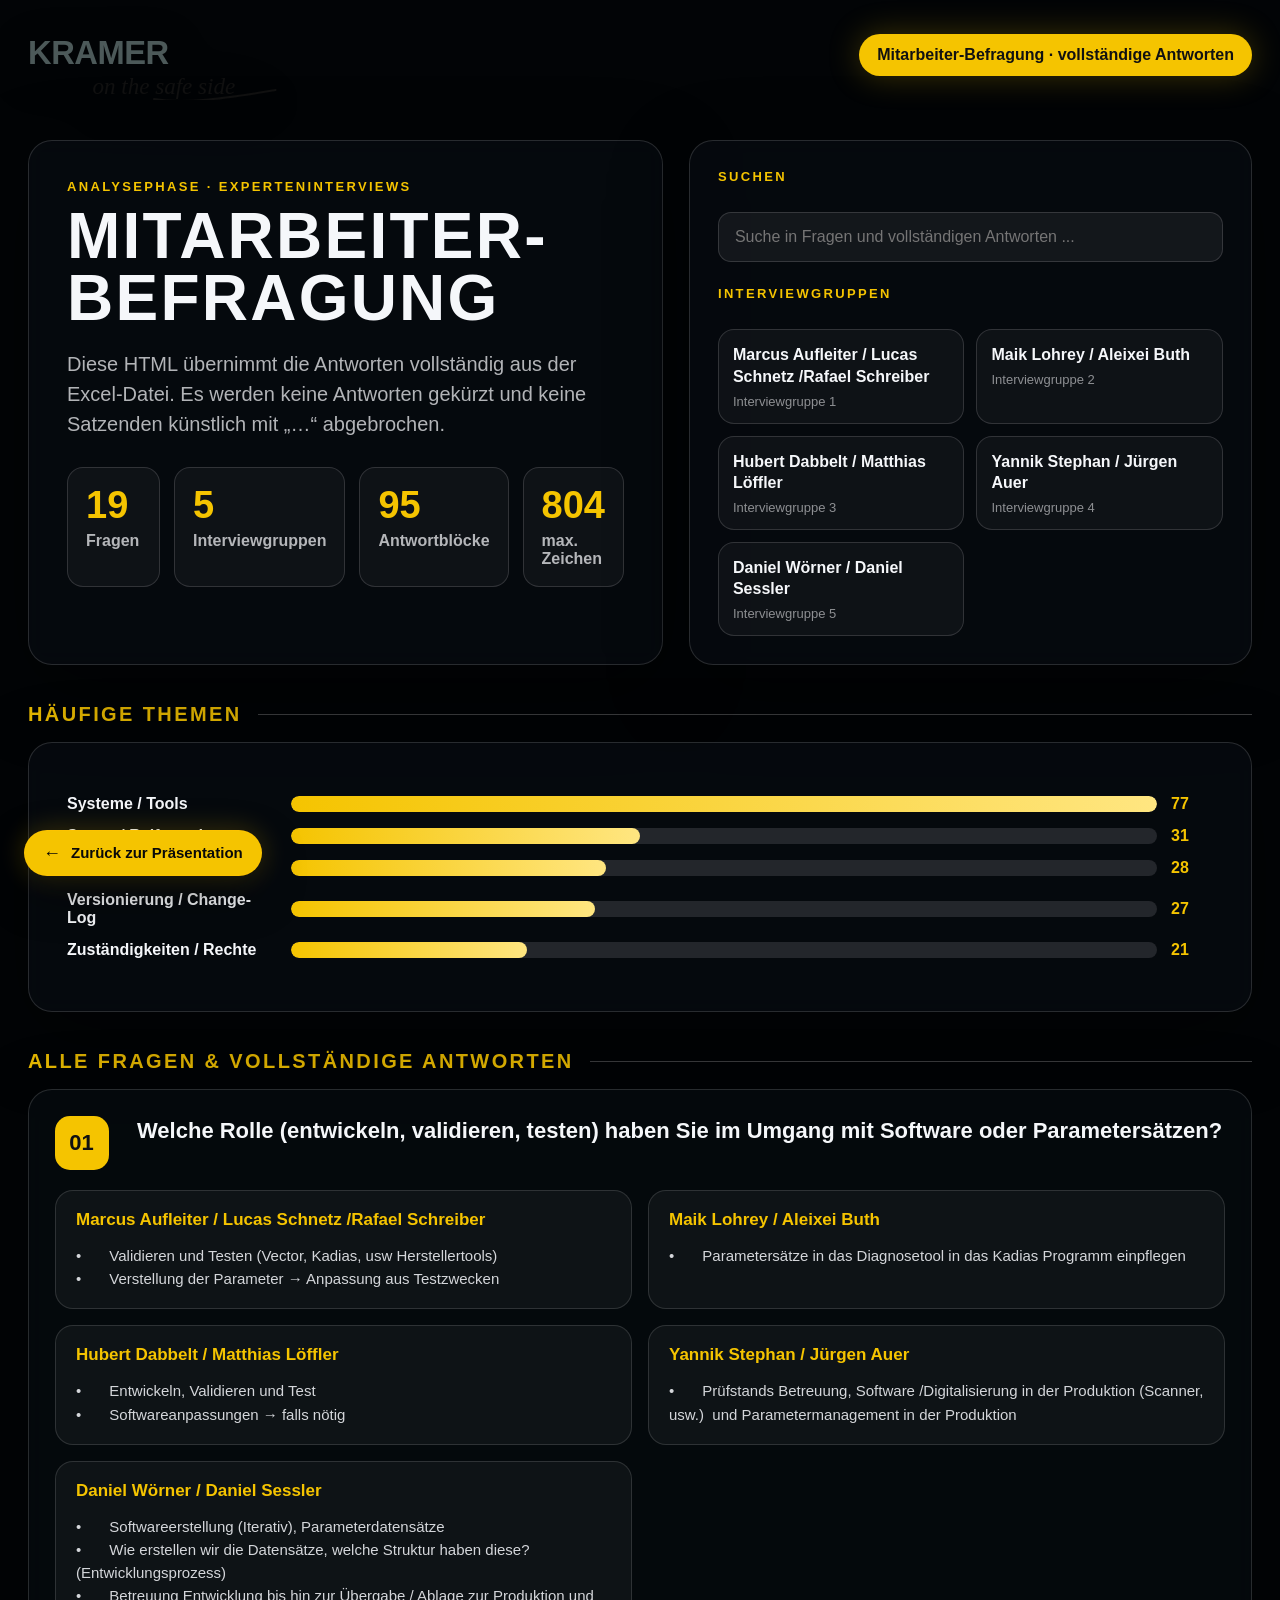
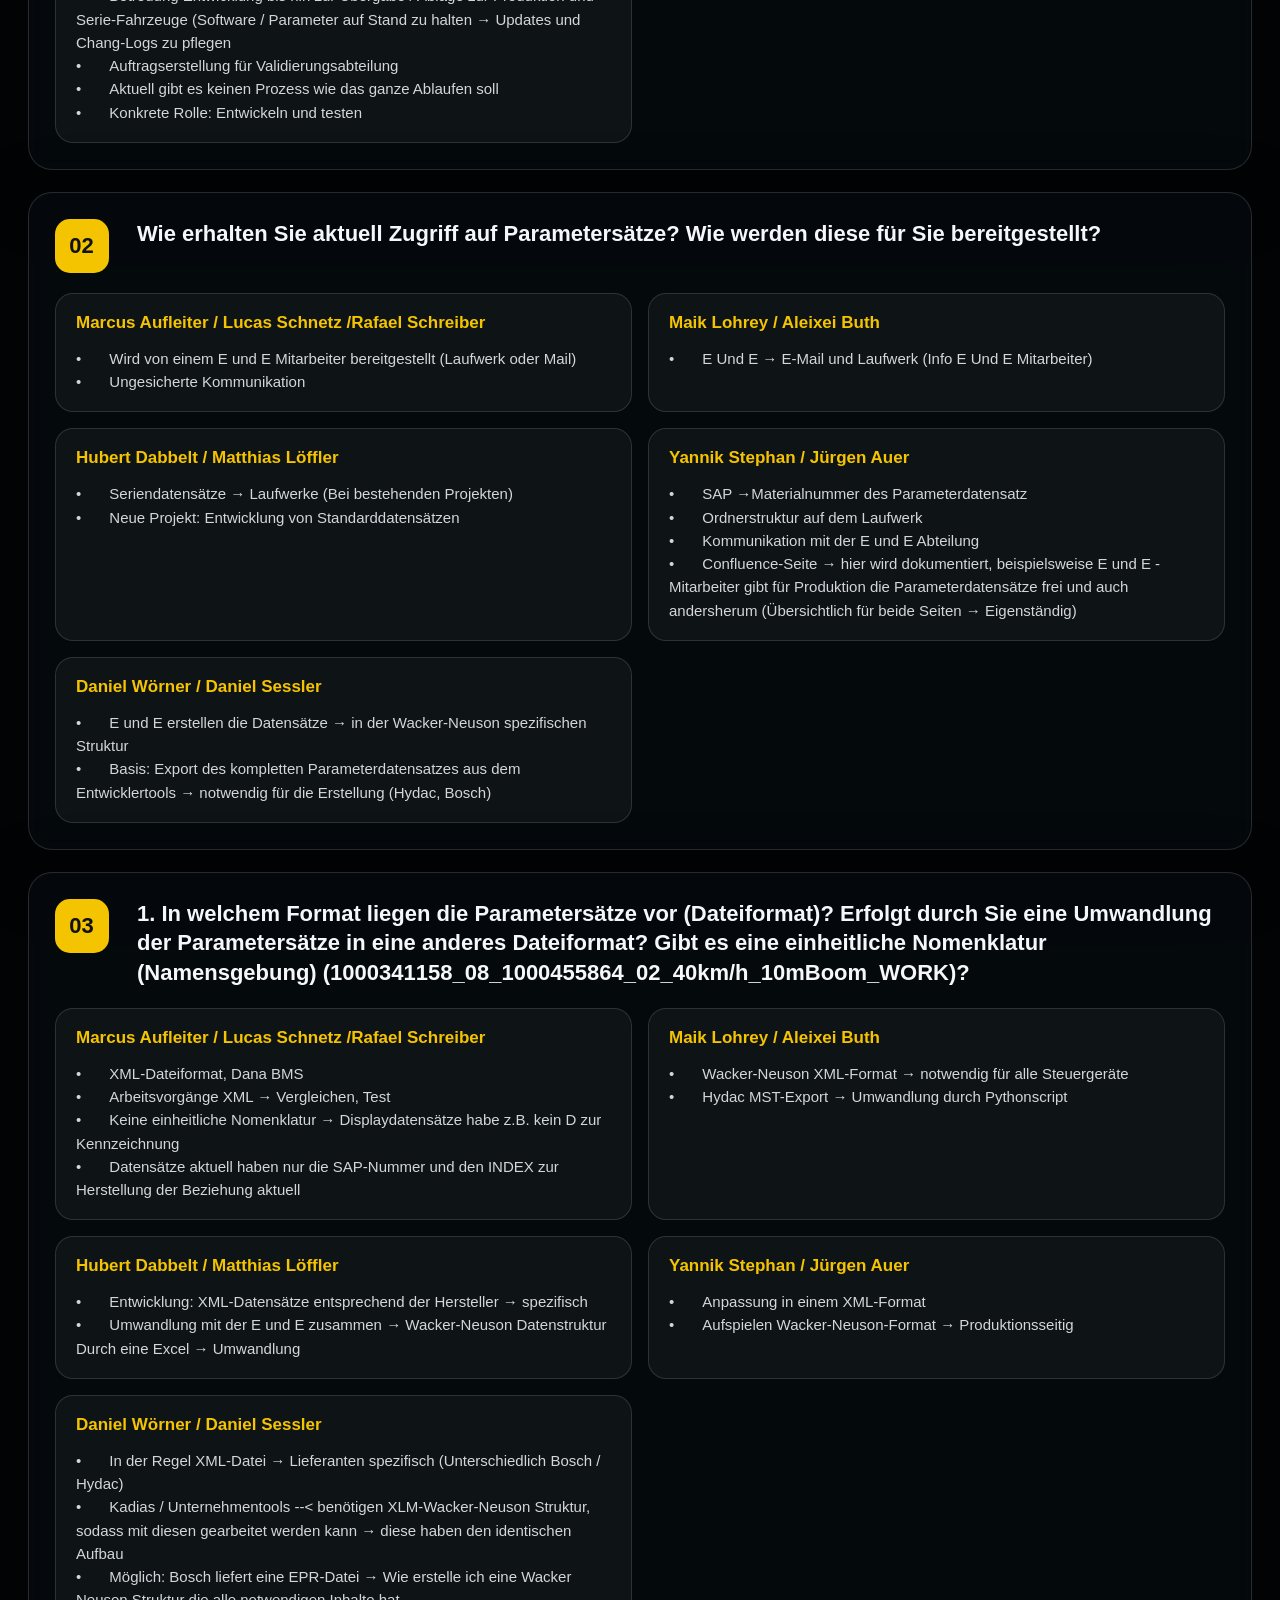
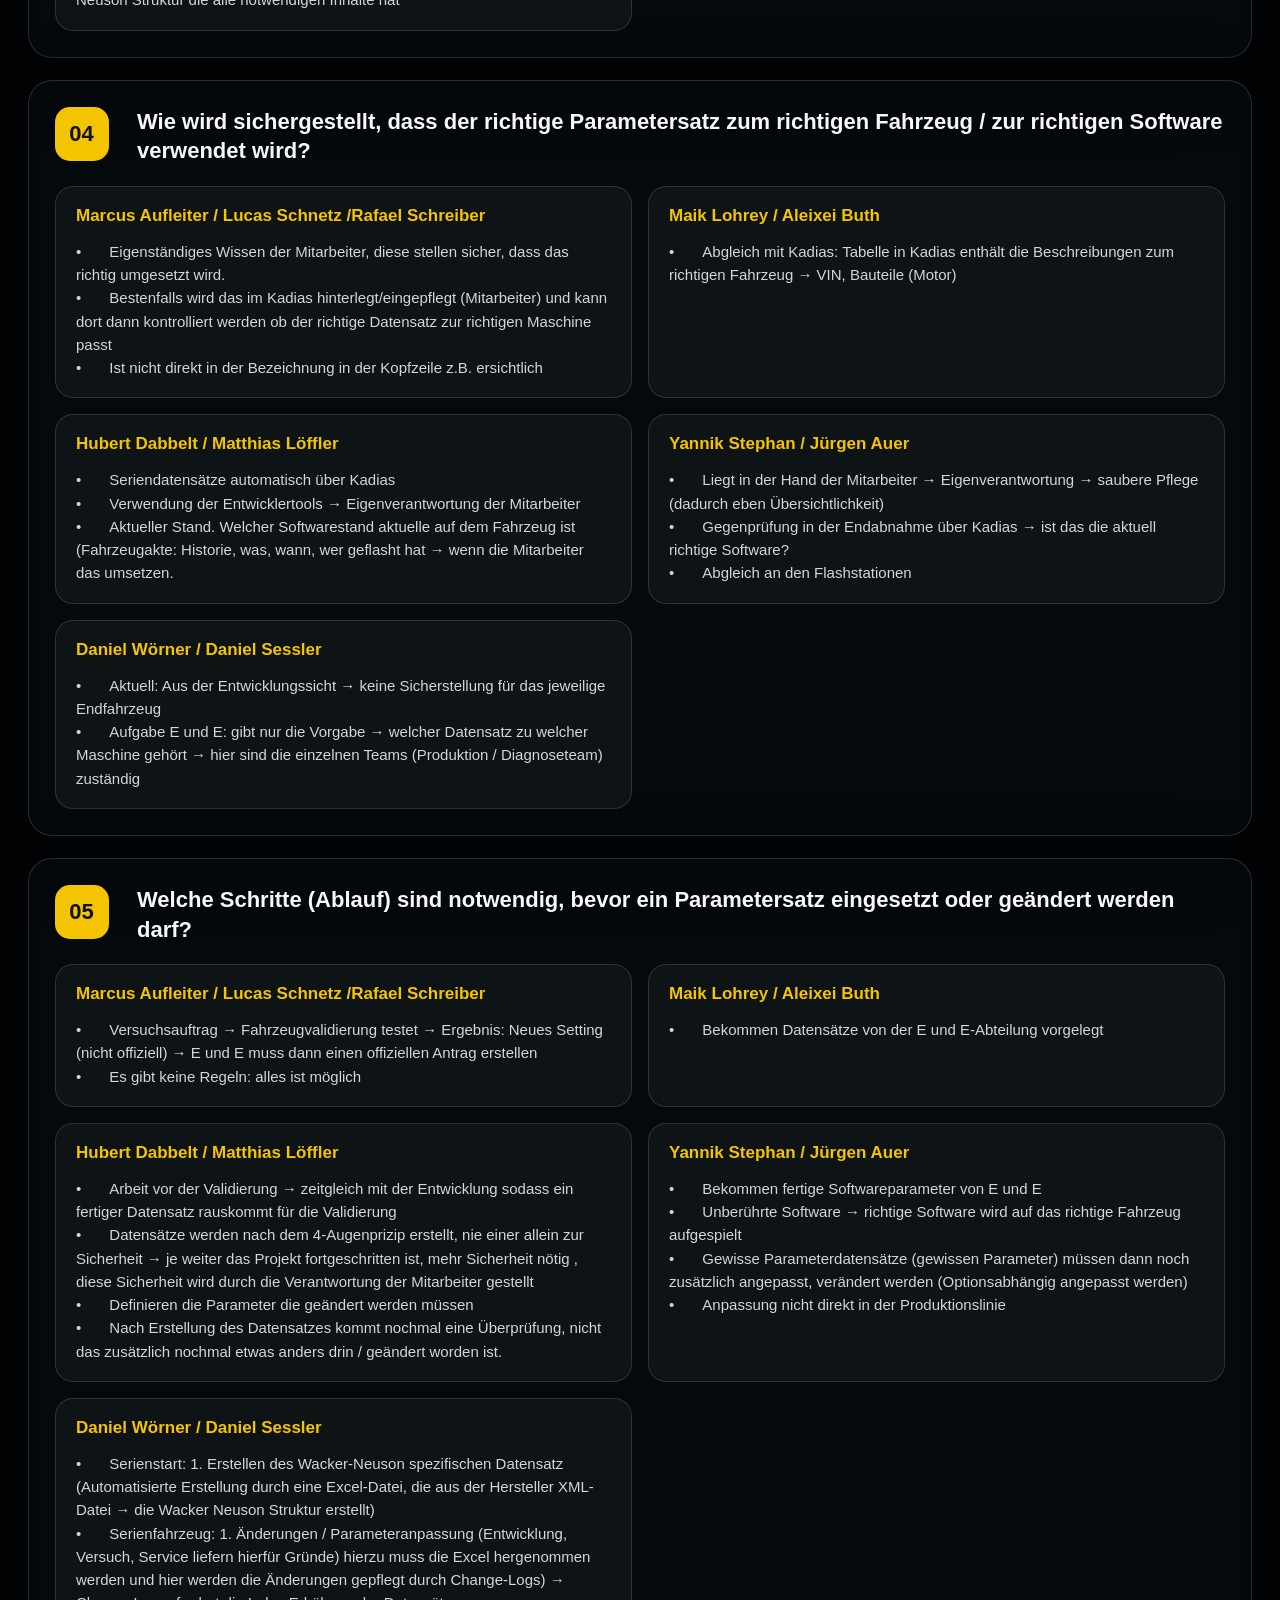
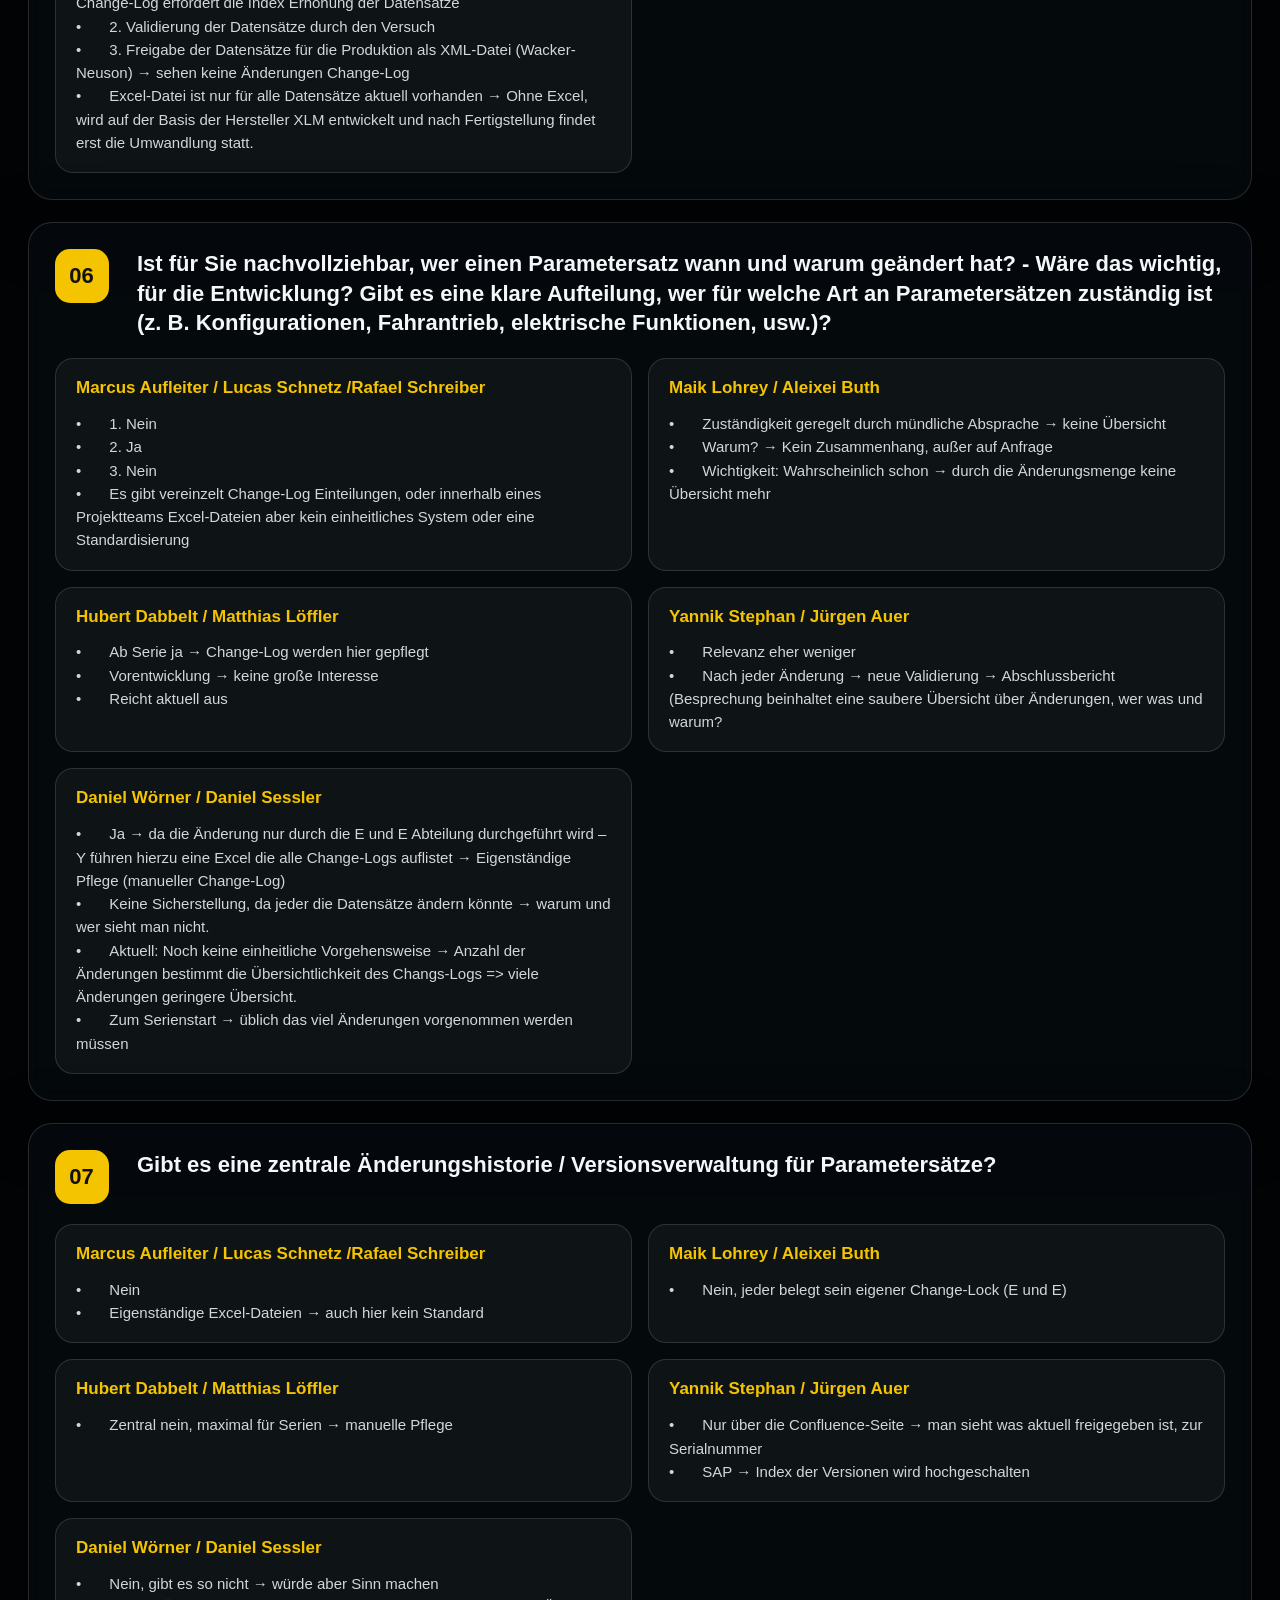
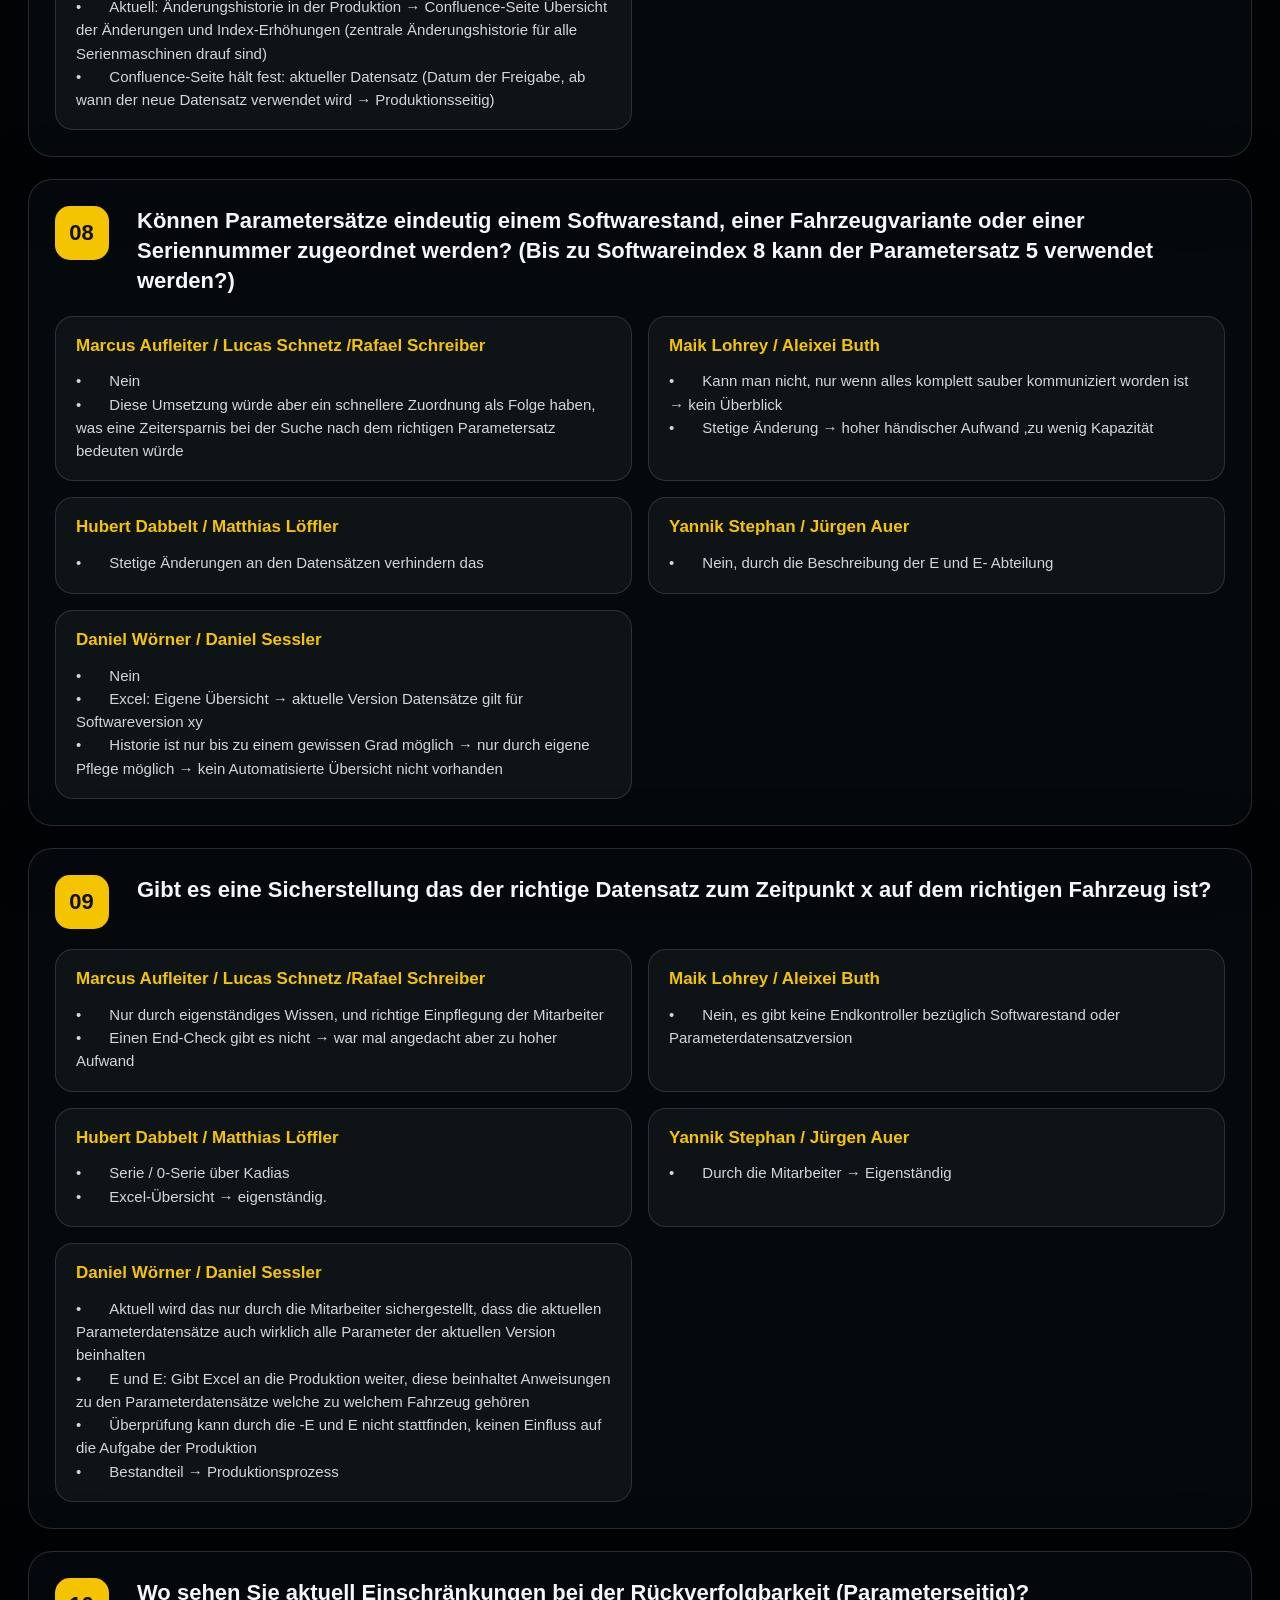
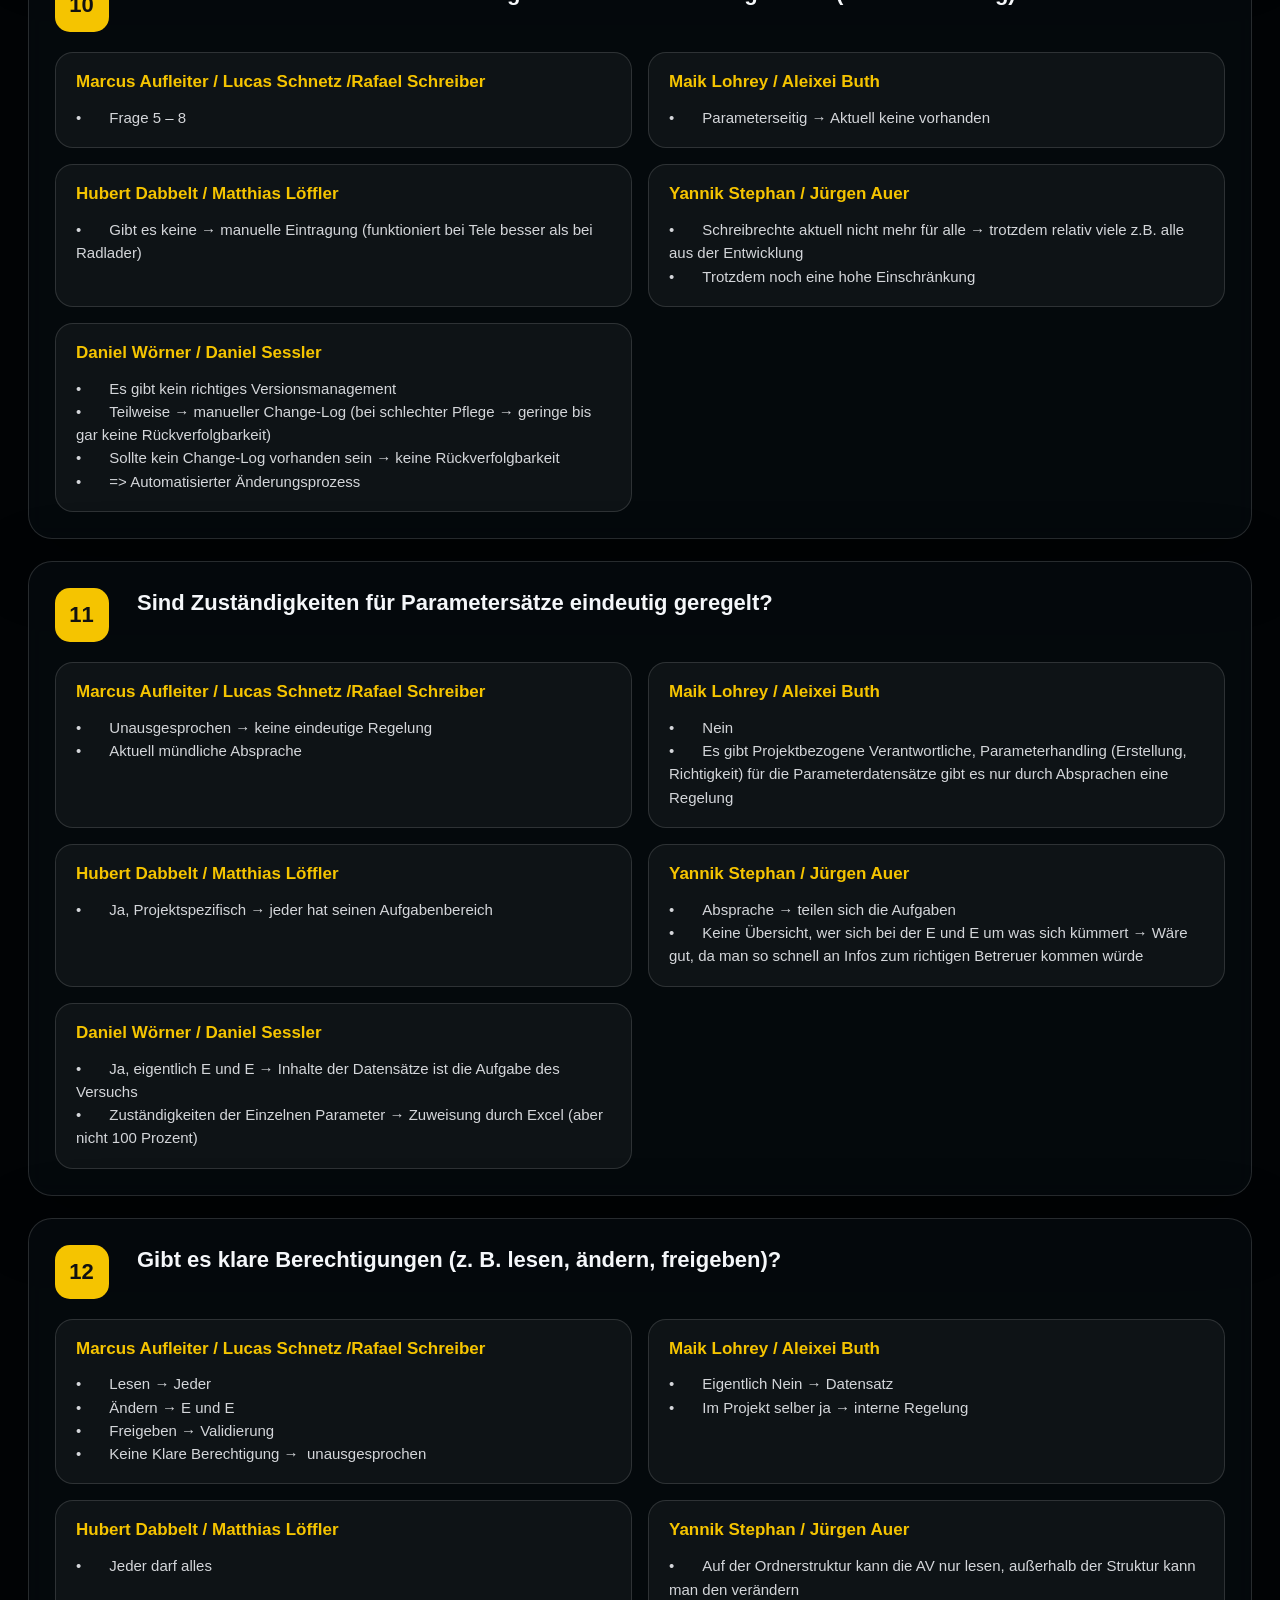
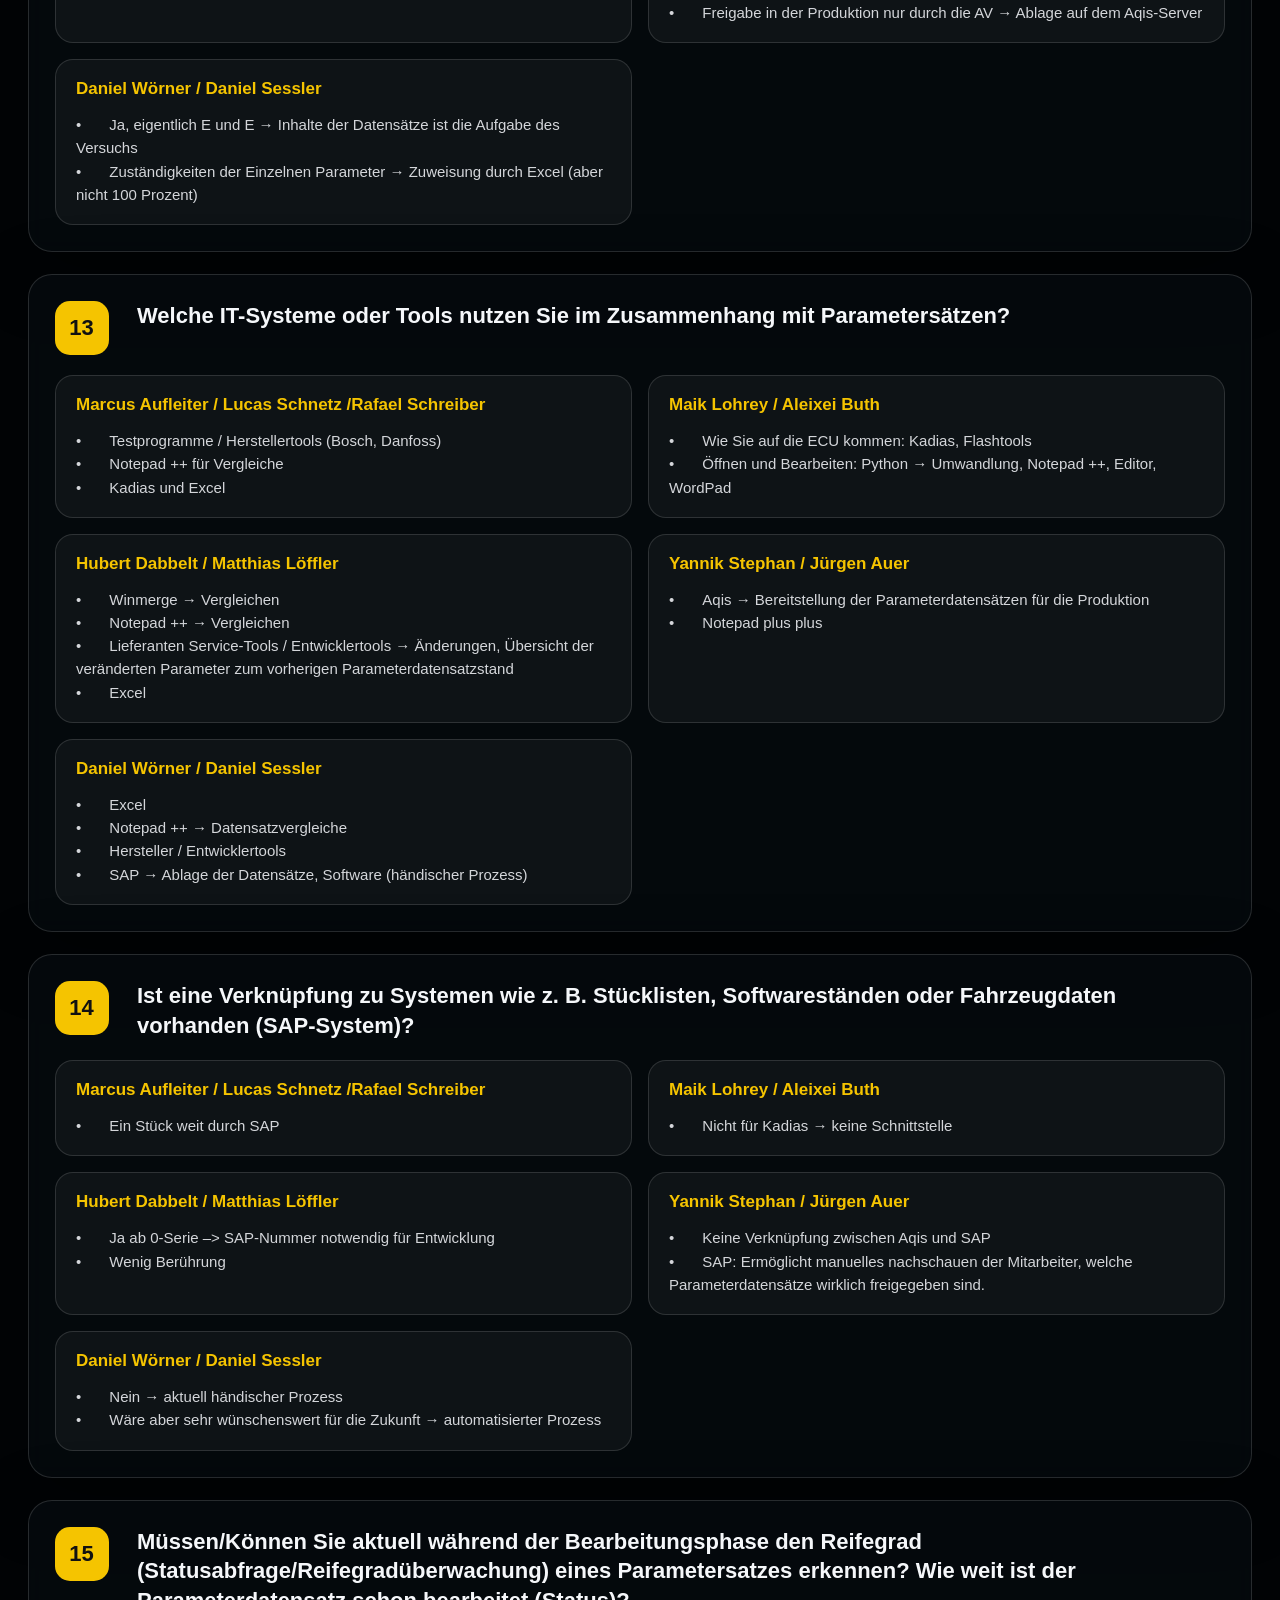
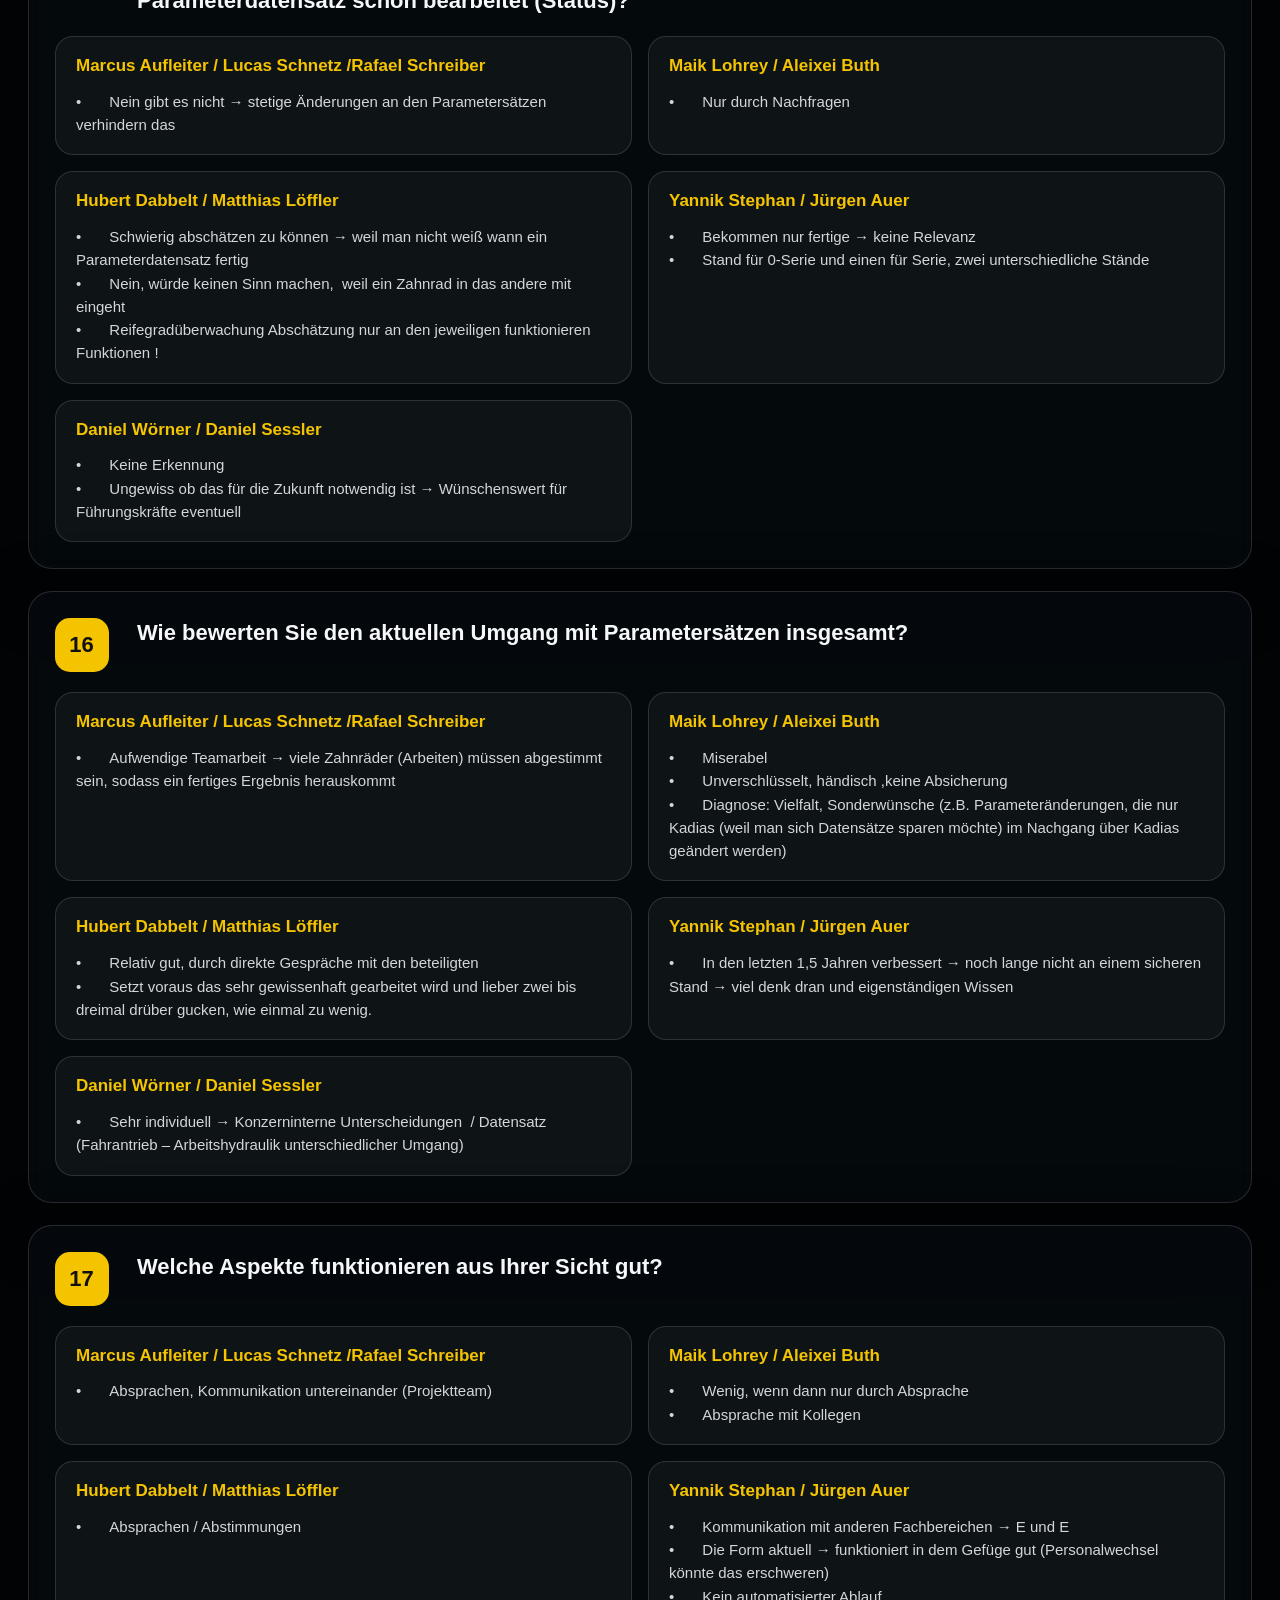
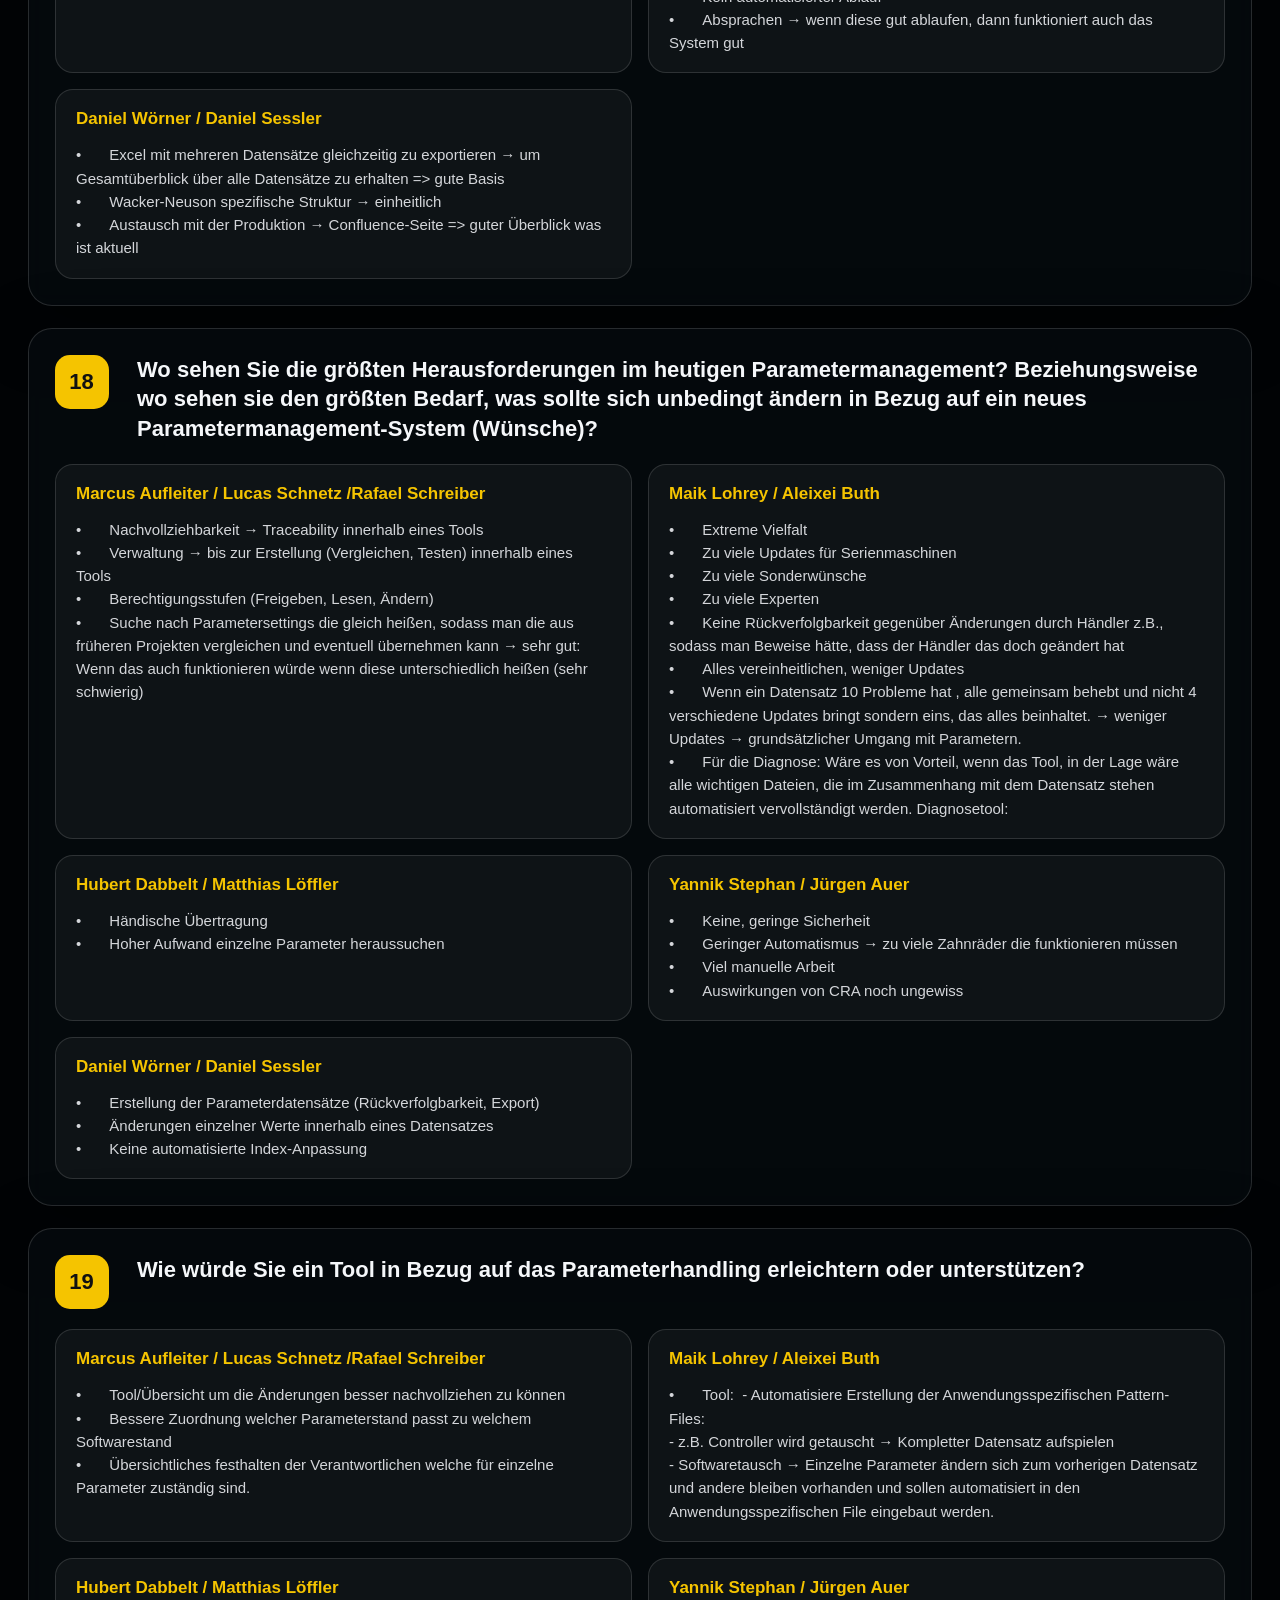
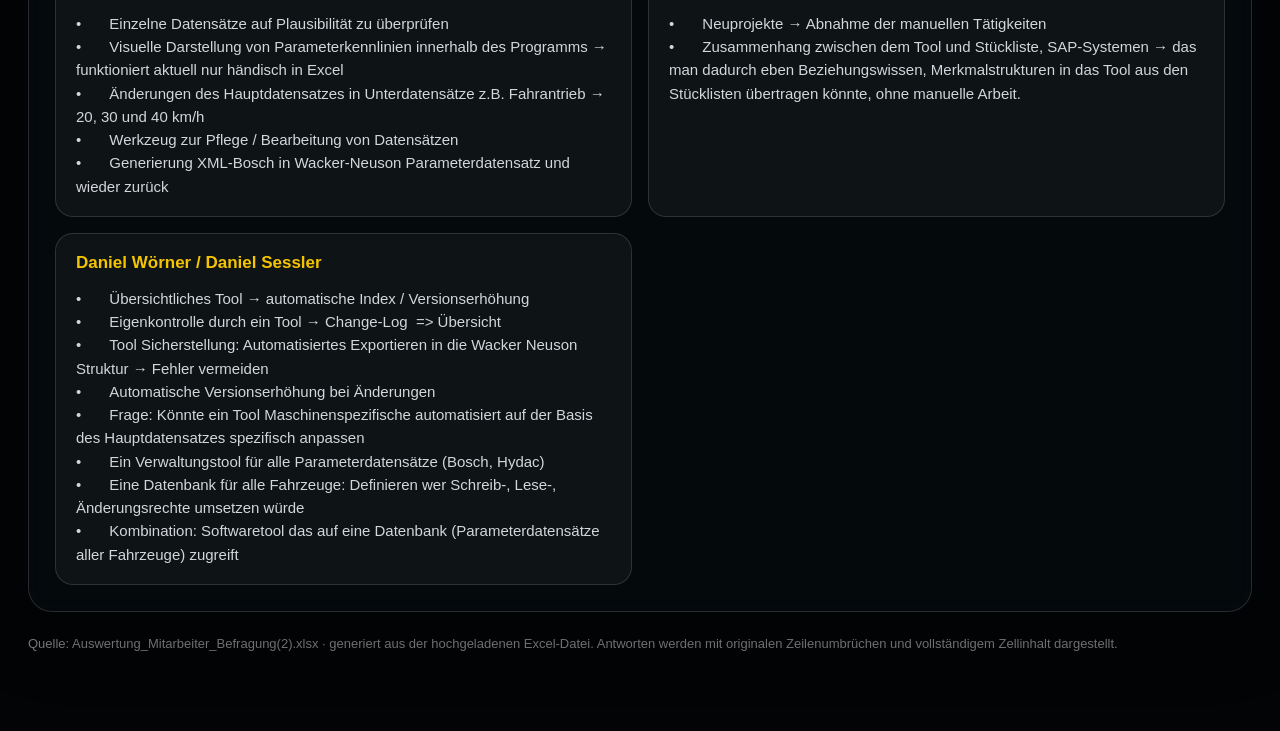
<file: mitarbeiter_befragung_vollstaendige_antworten.html>
<!doctype html>
<html lang="de">
<head>
<meta charset="utf-8">
<meta name="viewport" content="width=device-width,initial-scale=1">
<title>Auswertung Mitarbeiter-Befragung · vollständige Antworten</title>
<style>
:root{
  --yellow:#f5c400;
  --text:#f5f7fa;
  --muted:rgba(245,247,250,.72);
  --muted2:rgba(245,247,250,.55);
  --bg:#020406;
  --panel:rgba(7,12,17,.74);
  --panel2:rgba(10,16,22,.56);
  --line:rgba(255,255,255,.14);
}
*{box-sizing:border-box}
html,body{margin:0;min-height:100%;background:#020406;color:var(--text);font-family:"Segoe UI",Arial,sans-serif}
body::before{
  content:"";position:fixed;inset:0;z-index:-2;
  background:
    linear-gradient(90deg,rgba(0,0,0,.83),rgba(0,0,0,.48),rgba(0,0,0,.83)),
    radial-gradient(circle at 70% 12%,rgba(245,196,0,.14),transparent 24%),
    linear-gradient(135deg,#151b22,#020406 70%);
}
body::after{
  content:"";position:fixed;inset:0;z-index:-1;
  background:
    linear-gradient(rgba(255,255,255,.025) 1px,transparent 1px),
    linear-gradient(90deg,rgba(255,255,255,.025) 1px,transparent 1px);
  background-size:80px 80px;
  opacity:.55;
}
.page{width:min(1540px,calc(100vw - 56px));margin:0 auto;padding:34px 0 80px}
.header{display:flex;justify-content:space-between;align-items:flex-start;margin-bottom:40px}
.brand{display:flex;align-items:center;gap:14px}
.logo{width:250px;height:auto;display:block;filter:drop-shadow(0 10px 22px rgba(0,0,0,.38))}
.brand h1{margin:0;font-size:30px;letter-spacing:.09em}
.brand small{display:block;color:var(--muted);font-style:italic;margin-top:-2px}
.badge{background:var(--yellow);color:#111;border-radius:999px;padding:12px 18px;font-weight:900;box-shadow:0 0 32px rgba(245,196,0,.25)}
.hero{display:grid;grid-template-columns:1.06fr .94fr;gap:26px;align-items:stretch;margin-bottom:28px}
.panel{background:var(--panel);border:1px solid var(--line);border-radius:24px;box-shadow:0 24px 80px rgba(0,0,0,.46);backdrop-filter:blur(11px)}
.intro{padding:38px}
.kicker{color:var(--yellow);font-weight:900;letter-spacing:.18em;text-transform:uppercase;font-size:13px;margin-bottom:12px}
.title{font-size:clamp(42px,5vw,72px);line-height:.96;margin:0 0 18px;text-transform:uppercase;letter-spacing:.035em}
.subtitle{font-size:20px;color:var(--muted);line-height:1.5;max-width:820px}
.stats{display:grid;grid-template-columns:repeat(4,1fr);gap:14px;margin-top:28px}
.stat{padding:18px;border:1px solid var(--line);border-radius:16px;background:rgba(255,255,255,.04)}
.stat strong{display:block;color:var(--yellow);font-size:38px;line-height:1}
.stat span{display:block;color:var(--muted);font-weight:700;margin-top:8px}
.controls{padding:28px;display:grid;gap:16px}
.search{width:100%;background:rgba(255,255,255,.06);border:1px solid var(--line);border-radius:13px;color:var(--text);padding:15px 16px;font-size:16px;outline:none}
.mini-grid{display:grid;grid-template-columns:repeat(2,1fr);gap:12px}
.mini-card{border:1px solid var(--line);border-radius:16px;background:rgba(255,255,255,.04);padding:14px}
.mini-card strong{display:block;color:var(--text);line-height:1.35}
.mini-card span{display:block;color:var(--muted2);font-size:13px;margin-top:6px}
.section-title{display:flex;align-items:center;gap:16px;margin:38px 0 16px}
.section-title h2{margin:0;color:var(--yellow);letter-spacing:.12em;text-transform:uppercase;font-size:20px}
.section-title::after{content:"";height:1px;background:rgba(255,255,255,.24);flex:1}
.theme-row{display:grid;grid-template-columns:210px 1fr 42px;gap:14px;align-items:center;margin:14px 0}
.theme-row span{font-weight:800;color:var(--text)}
.theme-track{height:16px;border-radius:999px;background:rgba(255,255,255,.12);overflow:hidden}
.theme-fill{height:100%;background:linear-gradient(90deg,var(--yellow),#ffe681);border-radius:999px}
.theme-row b{color:var(--yellow)}
.question-block{
  background:rgba(7,12,17,.68);
  border:1px solid var(--line);
  border-radius:24px;
  padding:26px;
  margin-bottom:22px;
  box-shadow:0 18px 70px rgba(0,0,0,.34);
  backdrop-filter:blur(10px);
}
.question-head{display:grid;grid-template-columns:64px 1fr;gap:18px;align-items:start;margin-bottom:20px}
.q-number{width:54px;height:54px;border-radius:15px;background:var(--yellow);color:#111;display:grid;place-items:center;font-size:22px;font-weight:900}
.question-head h3{margin:0;font-size:22px;line-height:1.35;color:var(--text)}
.answers-grid{display:grid;grid-template-columns:repeat(2,1fr);gap:16px}
.answer-card{background:rgba(255,255,255,.045);border:1px solid rgba(255,255,255,.13);border-radius:18px;padding:18px 20px}
.answer-card h4{margin:0 0 12px;color:var(--yellow);font-size:17px;line-height:1.35}
.answer-text{
  color:rgba(245,247,250,.86);
  font-size:15px;
  line-height:1.55;
  white-space:pre-wrap;
  overflow:visible;
  max-height:none;
}
.footer{margin-top:24px;color:rgba(245,247,250,.50);font-size:13px}
.hidden{display:none!important}
@media(max-width:980px){
  .hero{grid-template-columns:1fr}
  .stats{grid-template-columns:repeat(2,1fr)}
  .answers-grid{grid-template-columns:1fr}
  .mini-grid{grid-template-columns:1fr}
  .page{width:calc(100vw - 28px)}
  .theme-row{grid-template-columns:150px 1fr 40px}
}
</style>

<style id="presentation-back-style">
.presentation-back-button{position:fixed;z-index:99999;left:24px;bottom:24px;display:inline-flex;align-items:center;gap:10px;padding:13px 18px;border:1px solid rgba(255,196,0,.72);border-radius:999px;background:#f5c400;color:#090909;font:900 15px/1.1 "Segoe UI",Arial,sans-serif;text-decoration:none;box-shadow:0 18px 46px rgba(0,0,0,.42),0 0 28px rgba(245,196,0,.24);cursor:pointer}
.presentation-back-button:hover{transform:translateY(-1px);filter:brightness(1.04)}
.presentation-back-button span{font-size:18px;line-height:1}
@media print{.presentation-back-button{display:none}}
</style>
</head>
<body>
<div class="page">
  <header class="header">
    <div class="brand">
      <img class="logo" src="assets/logos/kramer-logo.svg?v=kramer-logo-03" alt="Kramer on the safe side">
    </div>
    <div class="badge">Mitarbeiter-Befragung · vollständige Antworten</div>
  </header>

  <section class="hero">
    <div class="panel intro">
      <div class="kicker">Analysephase · Experteninterviews</div>
      <h1 class="title">Mitarbeiter-<br>Befragung</h1>
      <p class="subtitle">
        Diese HTML übernimmt die Antworten vollständig aus der Excel-Datei. Es werden keine Antworten gekürzt und keine Satzenden künstlich mit „…“ abgebrochen.
      </p>
      <div class="stats">
        <div class="stat"><strong>19</strong><span>Fragen</span></div>
        <div class="stat"><strong>5</strong><span>Interviewgruppen</span></div>
        <div class="stat"><strong>95</strong><span>Antwortblöcke</span></div>
        <div class="stat"><strong>804</strong><span>max. Zeichen</span></div>
      </div>
    </div>
    <div class="panel controls">
      <div class="kicker">Suchen</div>
      <input class="search" id="search" placeholder="Suche in Fragen und vollständigen Antworten ..." />
      <div class="kicker" style="margin-top:8px">Interviewgruppen</div>
      <div class="mini-grid"><div class="mini-card"><strong>Marcus Aufleiter / Lucas Schnetz /Rafael Schreiber</strong><span>Interviewgruppe 1</span></div><div class="mini-card"><strong>Maik Lohrey / Aleixei Buth</strong><span>Interviewgruppe 2</span></div><div class="mini-card"><strong>Hubert Dabbelt / Matthias Löffler</strong><span>Interviewgruppe 3</span></div><div class="mini-card"><strong>Yannik Stephan / Jürgen Auer</strong><span>Interviewgruppe 4</span></div><div class="mini-card"><strong>Daniel Wörner / Daniel Sessler</strong><span>Interviewgruppe 5</span></div></div>
    </div>
  </section>

  <div class="section-title"><h2>Häufige Themen</h2></div>
  <div class="panel intro"><div class="theme-row">
          <span>Systeme / Tools</span>
          <div class="theme-track"><div class="theme-fill" style="width:100.0%"></div></div>
          <b>77</b>
        </div><div class="theme-row">
          <span>Status / Reifegrad</span>
          <div class="theme-track"><div class="theme-fill" style="width:40.3%"></div></div>
          <b>31</b>
        </div><div class="theme-row">
          <span>Medienbrüche / manuell</span>
          <div class="theme-track"><div class="theme-fill" style="width:36.4%"></div></div>
          <b>28</b>
        </div><div class="theme-row">
          <span>Versionierung / Change-Log</span>
          <div class="theme-track"><div class="theme-fill" style="width:35.1%"></div></div>
          <b>27</b>
        </div><div class="theme-row">
          <span>Zuständigkeiten / Rechte</span>
          <div class="theme-track"><div class="theme-fill" style="width:27.3%"></div></div>
          <b>21</b>
        </div></div>

  <div class="section-title"><h2>Alle Fragen & vollständige Antworten</h2></div>
  <div id="questions">
    
    <section class="question-block" data-question="1 welche rolle (entwickeln, validieren, testen) haben sie im umgang mit software oder parametersätzen? •	validieren und testen (vector, kadias, usw herstellertools)
•	verstellung der parameter → anpassung aus testzwecken •	parametersätze in das diagnosetool in das kadias programm einpflegen •	entwickeln, validieren und test 
•	softwareanpassungen → falls nötig •	prüfstands betreuung, software /digitalisierung in der produktion (scanner, usw.)  und parametermanagement in der produktion •	softwareerstellung (iterativ), parameterdatensätze
•	wie erstellen wir die datensätze, welche struktur haben diese? (entwicklungsprozess)  
•	betreuung entwicklung bis hin zur übergabe / ablage zur produktion und serie-fahrzeuge (software / parameter auf stand zu halten → updates und chang-logs zu pflegen  
•	auftragserstellung für validierungsabteilung 
•	aktuell gibt es keinen prozess wie das ganze ablaufen soll 
•	konkrete rolle: entwickeln und testen">
      <div class="question-head">
        <div class="q-number">01</div>
        <h3>Welche Rolle (entwickeln, validieren, testen) haben Sie im Umgang mit Software oder Parametersätzen?</h3>
      </div>
      <div class="answers-grid">
        
        <article class="answer-card" data-person="marcus aufleiter / lucas schnetz /rafael schreiber">
          <h4>Marcus Aufleiter / Lucas Schnetz /Rafael Schreiber</h4>
          <div class="answer-text">•	Validieren und Testen (Vector, Kadias, usw Herstellertools)
•	Verstellung der Parameter → Anpassung aus Testzwecken</div>
        </article>
        
        <article class="answer-card" data-person="maik lohrey / aleixei buth">
          <h4>Maik Lohrey / Aleixei Buth</h4>
          <div class="answer-text">•	Parametersätze in das Diagnosetool in das Kadias Programm einpflegen</div>
        </article>
        
        <article class="answer-card" data-person="hubert dabbelt / matthias löffler">
          <h4>Hubert Dabbelt / Matthias Löffler</h4>
          <div class="answer-text">•	Entwickeln, Validieren und Test 
•	Softwareanpassungen → falls nötig</div>
        </article>
        
        <article class="answer-card" data-person="yannik stephan / jürgen auer">
          <h4>Yannik Stephan / Jürgen Auer</h4>
          <div class="answer-text">•	Prüfstands Betreuung, Software /Digitalisierung in der Produktion (Scanner, usw.)  und Parametermanagement in der Produktion</div>
        </article>
        
        <article class="answer-card" data-person="daniel wörner / daniel sessler">
          <h4>Daniel Wörner / Daniel Sessler</h4>
          <div class="answer-text">•	Softwareerstellung (Iterativ), Parameterdatensätze
•	Wie erstellen wir die Datensätze, welche Struktur haben diese? (Entwicklungsprozess)  
•	Betreuung Entwicklung bis hin zur Übergabe / Ablage zur Produktion und Serie-Fahrzeuge (Software / Parameter auf Stand zu halten → Updates und Chang-Logs zu pflegen  
•	Auftragserstellung für Validierungsabteilung 
•	Aktuell gibt es keinen Prozess wie das ganze Ablaufen soll 
•	Konkrete Rolle: Entwickeln und testen</div>
        </article>
        
      </div>
    </section>
    

    <section class="question-block" data-question="2 wie erhalten sie aktuell zugriff auf parametersätze? wie werden diese für sie  bereitgestellt? •	wird von einem e und e mitarbeiter bereitgestellt (laufwerk oder mail) 
•	ungesicherte kommunikation •	e und e → e-mail und laufwerk (info e und e mitarbeiter) •	seriendatensätze → laufwerke (bei bestehenden projekten) 
•	neue projekt: entwicklung von standarddatensätzen •	sap →materialnummer des parameterdatensatz 
•	ordnerstruktur auf dem laufwerk 
•	kommunikation mit der e und e abteilung 
•	confluence-seite → hier wird dokumentiert, beispielsweise e und e -mitarbeiter gibt für produktion die parameterdatensätze frei und auch andersherum (übersichtlich für beide seiten → eigenständig) •	e und e erstellen die datensätze → in der wacker-neuson spezifischen struktur 
•	basis: export des kompletten parameterdatensatzes aus dem entwicklertools → notwendig für die erstellung (hydac, bosch)">
      <div class="question-head">
        <div class="q-number">02</div>
        <h3>Wie erhalten Sie aktuell Zugriff auf Parametersätze? Wie werden diese für Sie  bereitgestellt?</h3>
      </div>
      <div class="answers-grid">
        
        <article class="answer-card" data-person="marcus aufleiter / lucas schnetz /rafael schreiber">
          <h4>Marcus Aufleiter / Lucas Schnetz /Rafael Schreiber</h4>
          <div class="answer-text">•	Wird von einem E und E Mitarbeiter bereitgestellt (Laufwerk oder Mail) 
•	Ungesicherte Kommunikation</div>
        </article>
        
        <article class="answer-card" data-person="maik lohrey / aleixei buth">
          <h4>Maik Lohrey / Aleixei Buth</h4>
          <div class="answer-text">•	E Und E → E-Mail und Laufwerk (Info E Und E Mitarbeiter)</div>
        </article>
        
        <article class="answer-card" data-person="hubert dabbelt / matthias löffler">
          <h4>Hubert Dabbelt / Matthias Löffler</h4>
          <div class="answer-text">•	Seriendatensätze → Laufwerke (Bei bestehenden Projekten) 
•	Neue Projekt: Entwicklung von Standarddatensätzen</div>
        </article>
        
        <article class="answer-card" data-person="yannik stephan / jürgen auer">
          <h4>Yannik Stephan / Jürgen Auer</h4>
          <div class="answer-text">•	SAP →Materialnummer des Parameterdatensatz 
•	Ordnerstruktur auf dem Laufwerk 
•	Kommunikation mit der E und E Abteilung 
•	Confluence-Seite → hier wird dokumentiert, beispielsweise E und E -Mitarbeiter gibt für Produktion die Parameterdatensätze frei und auch andersherum (Übersichtlich für beide Seiten → Eigenständig)</div>
        </article>
        
        <article class="answer-card" data-person="daniel wörner / daniel sessler">
          <h4>Daniel Wörner / Daniel Sessler</h4>
          <div class="answer-text">•	E und E erstellen die Datensätze → in der Wacker-Neuson spezifischen Struktur 
•	Basis: Export des kompletten Parameterdatensatzes aus dem Entwicklertools → notwendig für die Erstellung (Hydac, Bosch)</div>
        </article>
        
      </div>
    </section>
    

    <section class="question-block" data-question="3 1.    in welchem format liegen die parametersätze vor (dateiformat)? erfolgt durch sie eine umwandlung der parametersätze in eine anderes dateiformat? gibt es eine einheitliche nomenklatur (namensgebung) (1000341158_08_1000455864_02_40km/h_10mboom_work)? •	xml-dateiformat, dana bms
•	arbeitsvorgänge xml → vergleichen, test 
•	keine einheitliche nomenklatur → displaydatensätze habe z.b. kein d zur kennzeichnung  
•	datensätze aktuell haben nur die sap-nummer und den index zur herstellung der beziehung aktuell •	wacker-neuson xml-format → notwendig für alle steuergeräte 
•	hydac mst-export → umwandlung durch pythonscript •	entwicklung: xml-datensätze entsprechend der hersteller → spezifisch 
•	umwandlung mit der e und e zusammen → wacker-neuson datenstruktur durch eine excel → umwandlung •	anpassung in einem xml-format 
•	aufspielen wacker-neuson-format → produktionsseitig •	in der regel xml-datei → lieferanten spezifisch (unterschiedlich bosch / hydac)
•	kadias / unternehmentools --&lt; benötigen xlm-wacker-neuson struktur, sodass mit diesen gearbeitet werden kann → diese haben den identischen aufbau
•	möglich: bosch liefert eine epr-datei → wie erstelle ich eine wacker neuson struktur die alle notwendigen inhalte hat">
      <div class="question-head">
        <div class="q-number">03</div>
        <h3>1.    In welchem Format liegen die Parametersätze vor (Dateiformat)? Erfolgt durch Sie eine Umwandlung der Parametersätze in eine anderes Dateiformat? Gibt es eine einheitliche Nomenklatur (Namensgebung) (1000341158_08_1000455864_02_40km/h_10mBoom_WORK)?</h3>
      </div>
      <div class="answers-grid">
        
        <article class="answer-card" data-person="marcus aufleiter / lucas schnetz /rafael schreiber">
          <h4>Marcus Aufleiter / Lucas Schnetz /Rafael Schreiber</h4>
          <div class="answer-text">•	XML-Dateiformat, Dana BMS
•	Arbeitsvorgänge XML → Vergleichen, Test 
•	Keine einheitliche Nomenklatur → Displaydatensätze habe z.B. kein D zur Kennzeichnung  
•	Datensätze aktuell haben nur die SAP-Nummer und den INDEX zur Herstellung der Beziehung aktuell</div>
        </article>
        
        <article class="answer-card" data-person="maik lohrey / aleixei buth">
          <h4>Maik Lohrey / Aleixei Buth</h4>
          <div class="answer-text">•	Wacker-Neuson XML-Format → notwendig für alle Steuergeräte 
•	Hydac MST-Export → Umwandlung durch Pythonscript</div>
        </article>
        
        <article class="answer-card" data-person="hubert dabbelt / matthias löffler">
          <h4>Hubert Dabbelt / Matthias Löffler</h4>
          <div class="answer-text">•	Entwicklung: XML-Datensätze entsprechend der Hersteller → spezifisch 
•	Umwandlung mit der E und E zusammen → Wacker-Neuson Datenstruktur Durch eine Excel → Umwandlung</div>
        </article>
        
        <article class="answer-card" data-person="yannik stephan / jürgen auer">
          <h4>Yannik Stephan / Jürgen Auer</h4>
          <div class="answer-text">•	Anpassung in einem XML-Format 
•	Aufspielen Wacker-Neuson-Format → Produktionsseitig</div>
        </article>
        
        <article class="answer-card" data-person="daniel wörner / daniel sessler">
          <h4>Daniel Wörner / Daniel Sessler</h4>
          <div class="answer-text">•	In der Regel XML-Datei → Lieferanten spezifisch (Unterschiedlich Bosch / Hydac)
•	Kadias / Unternehmentools --&lt; benötigen XLM-Wacker-Neuson Struktur, sodass mit diesen gearbeitet werden kann → diese haben den identischen Aufbau
•	Möglich: Bosch liefert eine EPR-Datei → Wie erstelle ich eine Wacker Neuson Struktur die alle notwendigen Inhalte hat</div>
        </article>
        
      </div>
    </section>
    

    <section class="question-block" data-question="4 wie wird sichergestellt, dass der richtige parametersatz zum richtigen fahrzeug / zur richtigen software verwendet wird? •	eigenständiges wissen der mitarbeiter, diese stellen sicher, dass das richtig umgesetzt wird.  
•	bestenfalls wird das im kadias hinterlegt/eingepflegt (mitarbeiter) und kann dort dann kontrolliert werden ob der richtige datensatz zur richtigen maschine passt
•	ist nicht direkt in der bezeichnung in der kopfzeile z.b. ersichtlich •	abgleich mit kadias: tabelle in kadias enthält die beschreibungen zum richtigen fahrzeug → vin, bauteile (motor) •	seriendatensätze automatisch über kadias 
•	verwendung der entwicklertools → eigenverantwortung der mitarbeiter 
•	aktueller stand. welcher softwarestand aktuelle auf dem fahrzeug ist (fahrzeugakte: historie, was, wann, wer geflasht hat → wenn die mitarbeiter das umsetzen. •	liegt in der hand der mitarbeiter → eigenverantwortung → saubere pflege (dadurch eben übersichtlichkeit) 
•	gegenprüfung in der endabnahme über kadias → ist das die aktuell richtige software? 
•	abgleich an den flashstationen •	aktuell: aus der entwicklungssicht → keine sicherstellung für das jeweilige endfahrzeug 
•	aufgabe e und e: gibt nur die vorgabe → welcher datensatz zu welcher maschine gehört → hier sind die einzelnen teams (produktion / diagnoseteam) zuständig">
      <div class="question-head">
        <div class="q-number">04</div>
        <h3>Wie wird sichergestellt, dass der richtige Parametersatz zum richtigen Fahrzeug / zur richtigen Software verwendet wird?</h3>
      </div>
      <div class="answers-grid">
        
        <article class="answer-card" data-person="marcus aufleiter / lucas schnetz /rafael schreiber">
          <h4>Marcus Aufleiter / Lucas Schnetz /Rafael Schreiber</h4>
          <div class="answer-text">•	Eigenständiges Wissen der Mitarbeiter, diese stellen sicher, dass das richtig umgesetzt wird.  
•	Bestenfalls wird das im Kadias hinterlegt/eingepflegt (Mitarbeiter) und kann dort dann kontrolliert werden ob der richtige Datensatz zur richtigen Maschine passt
•	Ist nicht direkt in der Bezeichnung in der Kopfzeile z.B. ersichtlich</div>
        </article>
        
        <article class="answer-card" data-person="maik lohrey / aleixei buth">
          <h4>Maik Lohrey / Aleixei Buth</h4>
          <div class="answer-text">•	Abgleich mit Kadias: Tabelle in Kadias enthält die Beschreibungen zum richtigen Fahrzeug → VIN, Bauteile (Motor)</div>
        </article>
        
        <article class="answer-card" data-person="hubert dabbelt / matthias löffler">
          <h4>Hubert Dabbelt / Matthias Löffler</h4>
          <div class="answer-text">•	Seriendatensätze automatisch über Kadias 
•	Verwendung der Entwicklertools → Eigenverantwortung der Mitarbeiter 
•	Aktueller Stand. Welcher Softwarestand aktuelle auf dem Fahrzeug ist (Fahrzeugakte: Historie, was, wann, wer geflasht hat → wenn die Mitarbeiter das umsetzen.</div>
        </article>
        
        <article class="answer-card" data-person="yannik stephan / jürgen auer">
          <h4>Yannik Stephan / Jürgen Auer</h4>
          <div class="answer-text">•	Liegt in der Hand der Mitarbeiter → Eigenverantwortung → saubere Pflege (dadurch eben Übersichtlichkeit) 
•	Gegenprüfung in der Endabnahme über Kadias → ist das die aktuell richtige Software? 
•	Abgleich an den Flashstationen</div>
        </article>
        
        <article class="answer-card" data-person="daniel wörner / daniel sessler">
          <h4>Daniel Wörner / Daniel Sessler</h4>
          <div class="answer-text">•	Aktuell: Aus der Entwicklungssicht → keine Sicherstellung für das jeweilige Endfahrzeug 
•	Aufgabe E und E: gibt nur die Vorgabe → welcher Datensatz zu welcher Maschine gehört → hier sind die einzelnen Teams (Produktion / Diagnoseteam) zuständig</div>
        </article>
        
      </div>
    </section>
    

    <section class="question-block" data-question="5 welche schritte (ablauf) sind notwendig, bevor ein parametersatz eingesetzt oder geändert werden darf? •	versuchsauftrag → fahrzeugvalidierung testet → ergebnis: neues setting (nicht offiziell) → e und e muss dann einen offiziellen antrag erstellen 
•	es gibt keine regeln: alles ist möglich •	bekommen datensätze von der e und e-abteilung vorgelegt •	arbeit vor der validierung → zeitgleich mit der entwicklung sodass ein fertiger datensatz rauskommt für die validierung 
•	datensätze werden nach dem 4-augenprizip erstellt, nie einer allein zur sicherheit → je weiter das projekt fortgeschritten ist, mehr sicherheit nötig , diese sicherheit wird durch die verantwortung der mitarbeiter gestellt 
•	definieren die parameter die geändert werden müssen
•	nach erstellung des datensatzes kommt nochmal eine überprüfung, nicht das zusätzlich nochmal etwas anders drin / geändert worden ist. •	bekommen fertige softwareparameter von e und e 
•	unberührte software → richtige software wird auf das richtige fahrzeug aufgespielt
•	gewisse parameterdatensätze (gewissen parameter) müssen dann noch zusätzlich angepasst, verändert werden (optionsabhängig angepasst werden)
•	anpassung nicht direkt in der produktionslinie •	serienstart: 1. erstellen des wacker-neuson spezifischen datensatz (automatisierte erstellung durch eine excel-datei, die aus der hersteller xml-datei → die wacker neuson struktur erstellt) 
•	serienfahrzeug: 1. änderungen / parameteranpassung (entwicklung, versuch, service liefern hierfür gründe) hierzu muss die excel hergenommen werden und hier werden die änderungen gepflegt durch change-logs) → change-log erfordert die index erhöhung der datensätze 
•	2. validierung der datensätze durch den versuch 
•	3. freigabe der datensätze für die produktion als xml-datei (wacker-neuson) → sehen keine änderungen change-log
•	excel-datei ist nur für alle datensätze aktuell vorhanden → ohne excel, wird auf der basis der hersteller xlm entwickelt und nach fertigstellung findet erst die umwandlung statt.">
      <div class="question-head">
        <div class="q-number">05</div>
        <h3>Welche Schritte (Ablauf) sind notwendig, bevor ein Parametersatz eingesetzt oder geändert werden darf?</h3>
      </div>
      <div class="answers-grid">
        
        <article class="answer-card" data-person="marcus aufleiter / lucas schnetz /rafael schreiber">
          <h4>Marcus Aufleiter / Lucas Schnetz /Rafael Schreiber</h4>
          <div class="answer-text">•	Versuchsauftrag → Fahrzeugvalidierung testet → Ergebnis: Neues Setting (nicht offiziell) → E und E muss dann einen offiziellen Antrag erstellen 
•	Es gibt keine Regeln: alles ist möglich</div>
        </article>
        
        <article class="answer-card" data-person="maik lohrey / aleixei buth">
          <h4>Maik Lohrey / Aleixei Buth</h4>
          <div class="answer-text">•	Bekommen Datensätze von der E und E-Abteilung vorgelegt</div>
        </article>
        
        <article class="answer-card" data-person="hubert dabbelt / matthias löffler">
          <h4>Hubert Dabbelt / Matthias Löffler</h4>
          <div class="answer-text">•	Arbeit vor der Validierung → zeitgleich mit der Entwicklung sodass ein fertiger Datensatz rauskommt für die Validierung 
•	Datensätze werden nach dem 4-Augenprizip erstellt, nie einer allein zur Sicherheit → je weiter das Projekt fortgeschritten ist, mehr Sicherheit nötig , diese Sicherheit wird durch die Verantwortung der Mitarbeiter gestellt 
•	Definieren die Parameter die geändert werden müssen
•	Nach Erstellung des Datensatzes kommt nochmal eine Überprüfung, nicht das zusätzlich nochmal etwas anders drin / geändert worden ist.</div>
        </article>
        
        <article class="answer-card" data-person="yannik stephan / jürgen auer">
          <h4>Yannik Stephan / Jürgen Auer</h4>
          <div class="answer-text">•	Bekommen fertige Softwareparameter von E und E 
•	Unberührte Software → richtige Software wird auf das richtige Fahrzeug aufgespielt
•	Gewisse Parameterdatensätze (gewissen Parameter) müssen dann noch zusätzlich angepasst, verändert werden (Optionsabhängig angepasst werden)
•	Anpassung nicht direkt in der Produktionslinie</div>
        </article>
        
        <article class="answer-card" data-person="daniel wörner / daniel sessler">
          <h4>Daniel Wörner / Daniel Sessler</h4>
          <div class="answer-text">•	Serienstart: 1. Erstellen des Wacker-Neuson spezifischen Datensatz (Automatisierte Erstellung durch eine Excel-Datei, die aus der Hersteller XML-Datei → die Wacker Neuson Struktur erstellt) 
•	Serienfahrzeug: 1. Änderungen / Parameteranpassung (Entwicklung, Versuch, Service liefern hierfür Gründe) hierzu muss die Excel hergenommen werden und hier werden die Änderungen gepflegt durch Change-Logs) → Change-Log erfordert die Index Erhöhung der Datensätze 
•	2. Validierung der Datensätze durch den Versuch 
•	3. Freigabe der Datensätze für die Produktion als XML-Datei (Wacker-Neuson) → sehen keine Änderungen Change-Log
•	Excel-Datei ist nur für alle Datensätze aktuell vorhanden → Ohne Excel, wird auf der Basis der Hersteller XLM entwickelt und nach Fertigstellung findet erst die Umwandlung statt.</div>
        </article>
        
      </div>
    </section>
    

    <section class="question-block" data-question="6 ist für sie nachvollziehbar, wer einen parametersatz wann und warum     geändert hat? 
-	wäre das wichtig, für die entwicklung? gibt es eine klare aufteilung, wer für welche art an parametersätzen zuständig ist (z. b. konfigurationen, fahrantrieb, elektrische funktionen, usw.)? •	1. nein
•	2. ja
•	3. nein
•	es gibt vereinzelt change-log einteilungen, oder innerhalb eines projektteams excel-dateien aber kein einheitliches system oder eine standardisierung •	zuständigkeit geregelt durch mündliche absprache → keine übersicht
•	warum? → kein zusammenhang, außer auf anfrage
•	wichtigkeit: wahrscheinlich schon → durch die änderungsmenge keine übersicht mehr •	ab serie ja → change-log werden hier gepflegt 
•	vorentwicklung → keine große interesse 
•	reicht aktuell aus •	relevanz eher weniger 
•	nach jeder änderung → neue validierung → abschlussbericht (besprechung beinhaltet eine saubere übersicht über änderungen, wer was und warum? •	ja → da die änderung nur durch die e und e abteilung durchgeführt wird –y führen hierzu eine excel die alle change-logs auflistet → eigenständige pflege (manueller change-log)
•	keine sicherstellung, da jeder die datensätze ändern könnte → warum und wer sieht man nicht. 
•	aktuell: noch keine einheitliche vorgehensweise → anzahl der änderungen bestimmt die übersichtlichkeit des changs-logs =&gt; viele änderungen geringere übersicht. 
•	zum serienstart → üblich das viel änderungen vorgenommen werden müssen">
      <div class="question-head">
        <div class="q-number">06</div>
        <h3>Ist für Sie nachvollziehbar, wer einen Parametersatz wann und warum     geändert hat? 
-	Wäre das wichtig, für die Entwicklung? Gibt es eine klare Aufteilung, wer für welche Art an Parametersätzen zuständig ist (z. B. Konfigurationen, Fahrantrieb, elektrische Funktionen, usw.)?</h3>
      </div>
      <div class="answers-grid">
        
        <article class="answer-card" data-person="marcus aufleiter / lucas schnetz /rafael schreiber">
          <h4>Marcus Aufleiter / Lucas Schnetz /Rafael Schreiber</h4>
          <div class="answer-text">•	1. Nein
•	2. Ja
•	3. Nein
•	Es gibt vereinzelt Change-Log Einteilungen, oder innerhalb eines Projektteams Excel-Dateien aber kein einheitliches System oder eine Standardisierung</div>
        </article>
        
        <article class="answer-card" data-person="maik lohrey / aleixei buth">
          <h4>Maik Lohrey / Aleixei Buth</h4>
          <div class="answer-text">•	Zuständigkeit geregelt durch mündliche Absprache → keine Übersicht
•	Warum? → Kein Zusammenhang, außer auf Anfrage
•	Wichtigkeit: Wahrscheinlich schon → durch die Änderungsmenge keine Übersicht mehr</div>
        </article>
        
        <article class="answer-card" data-person="hubert dabbelt / matthias löffler">
          <h4>Hubert Dabbelt / Matthias Löffler</h4>
          <div class="answer-text">•	Ab Serie ja → Change-Log werden hier gepflegt 
•	Vorentwicklung → keine große Interesse 
•	Reicht aktuell aus</div>
        </article>
        
        <article class="answer-card" data-person="yannik stephan / jürgen auer">
          <h4>Yannik Stephan / Jürgen Auer</h4>
          <div class="answer-text">•	Relevanz eher weniger 
•	Nach jeder Änderung → neue Validierung → Abschlussbericht (Besprechung beinhaltet eine saubere Übersicht über Änderungen, wer was und warum?</div>
        </article>
        
        <article class="answer-card" data-person="daniel wörner / daniel sessler">
          <h4>Daniel Wörner / Daniel Sessler</h4>
          <div class="answer-text">•	Ja → da die Änderung nur durch die E und E Abteilung durchgeführt wird –Y führen hierzu eine Excel die alle Change-Logs auflistet → Eigenständige Pflege (manueller Change-Log)
•	Keine Sicherstellung, da jeder die Datensätze ändern könnte → warum und wer sieht man nicht. 
•	Aktuell: Noch keine einheitliche Vorgehensweise → Anzahl der Änderungen bestimmt die Übersichtlichkeit des Changs-Logs =&gt; viele Änderungen geringere Übersicht. 
•	Zum Serienstart → üblich das viel Änderungen vorgenommen werden müssen</div>
        </article>
        
      </div>
    </section>
    

    <section class="question-block" data-question="7 gibt es eine zentrale änderungshistorie / versionsverwaltung für parametersätze? •	nein 
•	eigenständige excel-dateien → auch hier kein standard •	nein, jeder belegt sein eigener change-lock (e und e) •	zentral nein, maximal für serien → manuelle pflege •	nur über die confluence-seite → man sieht was aktuell freigegeben ist, zur serialnummer 
•	sap → index der versionen wird hochgeschalten •	nein, gibt es so nicht → würde aber sinn machen 
•	aktuell: änderungshistorie in der produktion → confluence-seite übersicht der änderungen und index-erhöhungen (zentrale änderungshistorie für alle serienmaschinen drauf sind)  
•	confluence-seite hält fest: aktueller datensatz (datum der freigabe, ab wann der neue datensatz verwendet wird → produktionsseitig)">
      <div class="question-head">
        <div class="q-number">07</div>
        <h3>Gibt es eine zentrale Änderungshistorie / Versionsverwaltung für Parametersätze?</h3>
      </div>
      <div class="answers-grid">
        
        <article class="answer-card" data-person="marcus aufleiter / lucas schnetz /rafael schreiber">
          <h4>Marcus Aufleiter / Lucas Schnetz /Rafael Schreiber</h4>
          <div class="answer-text">•	Nein 
•	Eigenständige Excel-Dateien → auch hier kein Standard</div>
        </article>
        
        <article class="answer-card" data-person="maik lohrey / aleixei buth">
          <h4>Maik Lohrey / Aleixei Buth</h4>
          <div class="answer-text">•	Nein, jeder belegt sein eigener Change-Lock (E und E)</div>
        </article>
        
        <article class="answer-card" data-person="hubert dabbelt / matthias löffler">
          <h4>Hubert Dabbelt / Matthias Löffler</h4>
          <div class="answer-text">•	Zentral nein, maximal für Serien → manuelle Pflege</div>
        </article>
        
        <article class="answer-card" data-person="yannik stephan / jürgen auer">
          <h4>Yannik Stephan / Jürgen Auer</h4>
          <div class="answer-text">•	Nur über die Confluence-Seite → man sieht was aktuell freigegeben ist, zur Serialnummer 
•	SAP → Index der Versionen wird hochgeschalten</div>
        </article>
        
        <article class="answer-card" data-person="daniel wörner / daniel sessler">
          <h4>Daniel Wörner / Daniel Sessler</h4>
          <div class="answer-text">•	Nein, gibt es so nicht → würde aber Sinn machen 
•	Aktuell: Änderungshistorie in der Produktion → Confluence-Seite Übersicht der Änderungen und Index-Erhöhungen (zentrale Änderungshistorie für alle Serienmaschinen drauf sind)  
•	Confluence-Seite hält fest: aktueller Datensatz (Datum der Freigabe, ab wann der neue Datensatz verwendet wird → Produktionsseitig)</div>
        </article>
        
      </div>
    </section>
    

    <section class="question-block" data-question="8 können parametersätze eindeutig einem softwarestand, einer fahrzeugvariante oder einer seriennummer zugeordnet werden? (bis zu softwareindex 8 kann der parametersatz 5 verwendet werden?) •	nein 
•	diese umsetzung würde aber ein schnellere zuordnung als folge haben, was eine zeitersparnis bei der suche nach dem richtigen parametersatz bedeuten würde •	kann man nicht, nur wenn alles komplett sauber kommuniziert worden ist → kein überblick 
•	stetige änderung → hoher händischer aufwand ,zu wenig kapazität •	stetige änderungen an den datensätzen verhindern das •	nein, durch die beschreibung der e und e- abteilung •	nein 
•	excel: eigene übersicht → aktuelle version datensätze gilt für softwareversion xy 
•	historie ist nur bis zu einem gewissen grad möglich → nur durch eigene pflege möglich → kein automatisierte übersicht nicht vorhanden">
      <div class="question-head">
        <div class="q-number">08</div>
        <h3>Können Parametersätze eindeutig einem Softwarestand, einer Fahrzeugvariante oder einer Seriennummer zugeordnet werden? (Bis zu Softwareindex 8 kann der Parametersatz 5 verwendet werden?)</h3>
      </div>
      <div class="answers-grid">
        
        <article class="answer-card" data-person="marcus aufleiter / lucas schnetz /rafael schreiber">
          <h4>Marcus Aufleiter / Lucas Schnetz /Rafael Schreiber</h4>
          <div class="answer-text">•	Nein 
•	Diese Umsetzung würde aber ein schnellere Zuordnung als Folge haben, was eine Zeitersparnis bei der Suche nach dem richtigen Parametersatz bedeuten würde</div>
        </article>
        
        <article class="answer-card" data-person="maik lohrey / aleixei buth">
          <h4>Maik Lohrey / Aleixei Buth</h4>
          <div class="answer-text">•	Kann man nicht, nur wenn alles komplett sauber kommuniziert worden ist → kein Überblick 
•	Stetige Änderung → hoher händischer Aufwand ,zu wenig Kapazität</div>
        </article>
        
        <article class="answer-card" data-person="hubert dabbelt / matthias löffler">
          <h4>Hubert Dabbelt / Matthias Löffler</h4>
          <div class="answer-text">•	Stetige Änderungen an den Datensätzen verhindern das</div>
        </article>
        
        <article class="answer-card" data-person="yannik stephan / jürgen auer">
          <h4>Yannik Stephan / Jürgen Auer</h4>
          <div class="answer-text">•	Nein, durch die Beschreibung der E und E- Abteilung</div>
        </article>
        
        <article class="answer-card" data-person="daniel wörner / daniel sessler">
          <h4>Daniel Wörner / Daniel Sessler</h4>
          <div class="answer-text">•	Nein 
•	Excel: Eigene Übersicht → aktuelle Version Datensätze gilt für Softwareversion xy 
•	Historie ist nur bis zu einem gewissen Grad möglich → nur durch eigene Pflege möglich → kein Automatisierte Übersicht nicht vorhanden</div>
        </article>
        
      </div>
    </section>
    

    <section class="question-block" data-question="9 gibt es eine sicherstellung das der richtige datensatz zum zeitpunkt x auf dem richtigen fahrzeug ist? •	nur durch eigenständiges wissen, und richtige einpflegung der mitarbeiter 
•	einen end-check gibt es nicht → war mal angedacht aber zu hoher aufwand •	nein, es gibt keine endkontroller bezüglich softwarestand oder parameterdatensatzversion •	serie / 0-serie über kadias 
•	excel-übersicht → eigenständig. •	durch die mitarbeiter → eigenständig •	aktuell wird das nur durch die mitarbeiter sichergestellt, dass die aktuellen parameterdatensätze auch wirklich alle parameter der aktuellen version beinhalten 
•	e und e: gibt excel an die produktion weiter, diese beinhaltet anweisungen zu den parameterdatensätze welche zu welchem fahrzeug gehören 
•	überprüfung kann durch die -e und e nicht stattfinden, keinen einfluss auf die aufgabe der produktion 
•	bestandteil → produktionsprozess">
      <div class="question-head">
        <div class="q-number">09</div>
        <h3>Gibt es eine Sicherstellung das der richtige Datensatz zum Zeitpunkt x auf dem richtigen Fahrzeug ist?</h3>
      </div>
      <div class="answers-grid">
        
        <article class="answer-card" data-person="marcus aufleiter / lucas schnetz /rafael schreiber">
          <h4>Marcus Aufleiter / Lucas Schnetz /Rafael Schreiber</h4>
          <div class="answer-text">•	Nur durch eigenständiges Wissen, und richtige Einpflegung der Mitarbeiter 
•	Einen End-Check gibt es nicht → war mal angedacht aber zu hoher Aufwand</div>
        </article>
        
        <article class="answer-card" data-person="maik lohrey / aleixei buth">
          <h4>Maik Lohrey / Aleixei Buth</h4>
          <div class="answer-text">•	Nein, es gibt keine Endkontroller bezüglich Softwarestand oder Parameterdatensatzversion</div>
        </article>
        
        <article class="answer-card" data-person="hubert dabbelt / matthias löffler">
          <h4>Hubert Dabbelt / Matthias Löffler</h4>
          <div class="answer-text">•	Serie / 0-Serie über Kadias 
•	Excel-Übersicht → eigenständig.</div>
        </article>
        
        <article class="answer-card" data-person="yannik stephan / jürgen auer">
          <h4>Yannik Stephan / Jürgen Auer</h4>
          <div class="answer-text">•	Durch die Mitarbeiter → Eigenständig</div>
        </article>
        
        <article class="answer-card" data-person="daniel wörner / daniel sessler">
          <h4>Daniel Wörner / Daniel Sessler</h4>
          <div class="answer-text">•	Aktuell wird das nur durch die Mitarbeiter sichergestellt, dass die aktuellen Parameterdatensätze auch wirklich alle Parameter der aktuellen Version beinhalten 
•	E und E: Gibt Excel an die Produktion weiter, diese beinhaltet Anweisungen zu den Parameterdatensätze welche zu welchem Fahrzeug gehören 
•	Überprüfung kann durch die -E und E nicht stattfinden, keinen Einfluss auf die Aufgabe der Produktion 
•	Bestandteil → Produktionsprozess</div>
        </article>
        
      </div>
    </section>
    

    <section class="question-block" data-question="10 wo sehen sie aktuell einschränkungen bei der rückverfolgbarkeit (parameterseitig)? •	frage 5 – 8 •	parameterseitig → aktuell keine vorhanden •	gibt es keine → manuelle eintragung (funktioniert bei tele besser als bei radlader) •	schreibrechte aktuell nicht mehr für alle → trotzdem relativ viele z.b. alle aus der entwicklung 
•	trotzdem noch eine hohe einschränkung •	es gibt kein richtiges versionsmanagement 
•	teilweise → manueller change-log (bei schlechter pflege → geringe bis gar keine rückverfolgbarkeit) 
•	sollte kein change-log vorhanden sein → keine rückverfolgbarkeit 
•	=&gt; automatisierter änderungsprozess">
      <div class="question-head">
        <div class="q-number">10</div>
        <h3>Wo sehen Sie aktuell Einschränkungen bei der Rückverfolgbarkeit (Parameterseitig)?</h3>
      </div>
      <div class="answers-grid">
        
        <article class="answer-card" data-person="marcus aufleiter / lucas schnetz /rafael schreiber">
          <h4>Marcus Aufleiter / Lucas Schnetz /Rafael Schreiber</h4>
          <div class="answer-text">•	Frage 5 – 8</div>
        </article>
        
        <article class="answer-card" data-person="maik lohrey / aleixei buth">
          <h4>Maik Lohrey / Aleixei Buth</h4>
          <div class="answer-text">•	Parameterseitig → Aktuell keine vorhanden</div>
        </article>
        
        <article class="answer-card" data-person="hubert dabbelt / matthias löffler">
          <h4>Hubert Dabbelt / Matthias Löffler</h4>
          <div class="answer-text">•	Gibt es keine → manuelle Eintragung (funktioniert bei Tele besser als bei Radlader)</div>
        </article>
        
        <article class="answer-card" data-person="yannik stephan / jürgen auer">
          <h4>Yannik Stephan / Jürgen Auer</h4>
          <div class="answer-text">•	Schreibrechte aktuell nicht mehr für alle → trotzdem relativ viele z.B. alle aus der Entwicklung 
•	Trotzdem noch eine hohe Einschränkung</div>
        </article>
        
        <article class="answer-card" data-person="daniel wörner / daniel sessler">
          <h4>Daniel Wörner / Daniel Sessler</h4>
          <div class="answer-text">•	Es gibt kein richtiges Versionsmanagement 
•	Teilweise → manueller Change-Log (bei schlechter Pflege → geringe bis gar keine Rückverfolgbarkeit) 
•	Sollte kein Change-Log vorhanden sein → keine Rückverfolgbarkeit 
•	=&gt; Automatisierter Änderungsprozess</div>
        </article>
        
      </div>
    </section>
    

    <section class="question-block" data-question="11 sind zuständigkeiten für parametersätze eindeutig geregelt? •	unausgesprochen → keine eindeutige regelung 
•	aktuell mündliche absprache •	nein
•	es gibt projektbezogene verantwortliche, parameterhandling (erstellung, richtigkeit) für die parameterdatensätze gibt es nur durch absprachen eine regelung •	ja, projektspezifisch → jeder hat seinen aufgabenbereich •	absprache → teilen sich die aufgaben 
•	keine übersicht, wer sich bei der e und e um was sich kümmert → wäre gut, da man so schnell an infos zum richtigen betreruer kommen würde •	ja, eigentlich e und e → inhalte der datensätze ist die aufgabe des versuchs 
•	zuständigkeiten der einzelnen parameter → zuweisung durch excel (aber nicht 100 prozent)">
      <div class="question-head">
        <div class="q-number">11</div>
        <h3>Sind Zuständigkeiten für Parametersätze eindeutig geregelt?</h3>
      </div>
      <div class="answers-grid">
        
        <article class="answer-card" data-person="marcus aufleiter / lucas schnetz /rafael schreiber">
          <h4>Marcus Aufleiter / Lucas Schnetz /Rafael Schreiber</h4>
          <div class="answer-text">•	Unausgesprochen → keine eindeutige Regelung 
•	Aktuell mündliche Absprache</div>
        </article>
        
        <article class="answer-card" data-person="maik lohrey / aleixei buth">
          <h4>Maik Lohrey / Aleixei Buth</h4>
          <div class="answer-text">•	Nein
•	Es gibt Projektbezogene Verantwortliche, Parameterhandling (Erstellung, Richtigkeit) für die Parameterdatensätze gibt es nur durch Absprachen eine Regelung</div>
        </article>
        
        <article class="answer-card" data-person="hubert dabbelt / matthias löffler">
          <h4>Hubert Dabbelt / Matthias Löffler</h4>
          <div class="answer-text">•	Ja, Projektspezifisch → jeder hat seinen Aufgabenbereich</div>
        </article>
        
        <article class="answer-card" data-person="yannik stephan / jürgen auer">
          <h4>Yannik Stephan / Jürgen Auer</h4>
          <div class="answer-text">•	Absprache → teilen sich die Aufgaben 
•	Keine Übersicht, wer sich bei der E und E um was sich kümmert → Wäre gut, da man so schnell an Infos zum richtigen Betreruer kommen würde</div>
        </article>
        
        <article class="answer-card" data-person="daniel wörner / daniel sessler">
          <h4>Daniel Wörner / Daniel Sessler</h4>
          <div class="answer-text">•	Ja, eigentlich E und E → Inhalte der Datensätze ist die Aufgabe des Versuchs 
•	Zuständigkeiten der Einzelnen Parameter → Zuweisung durch Excel (aber nicht 100 Prozent)</div>
        </article>
        
      </div>
    </section>
    

    <section class="question-block" data-question="12 gibt es klare berechtigungen (z. b. lesen, ändern, freigeben)? •	lesen → jeder 
•	ändern → e und e 
•	freigeben → validierung 
•	keine klare berechtigung →  unausgesprochen •	eigentlich nein → datensatz 
•	im projekt selber ja → interne regelung •	jeder darf alles •	auf der ordnerstruktur kann die av nur lesen, außerhalb der struktur kann man den verändern 
•	freigabe in der produktion nur durch die av → ablage auf dem aqis-server •	ja, eigentlich e und e → inhalte der datensätze ist die aufgabe des versuchs 
•	zuständigkeiten der einzelnen parameter → zuweisung durch excel (aber nicht 100 prozent)">
      <div class="question-head">
        <div class="q-number">12</div>
        <h3>Gibt es klare Berechtigungen (z. B. lesen, ändern, freigeben)?</h3>
      </div>
      <div class="answers-grid">
        
        <article class="answer-card" data-person="marcus aufleiter / lucas schnetz /rafael schreiber">
          <h4>Marcus Aufleiter / Lucas Schnetz /Rafael Schreiber</h4>
          <div class="answer-text">•	Lesen → Jeder 
•	Ändern → E und E 
•	Freigeben → Validierung 
•	Keine Klare Berechtigung →  unausgesprochen</div>
        </article>
        
        <article class="answer-card" data-person="maik lohrey / aleixei buth">
          <h4>Maik Lohrey / Aleixei Buth</h4>
          <div class="answer-text">•	Eigentlich Nein → Datensatz 
•	Im Projekt selber ja → interne Regelung</div>
        </article>
        
        <article class="answer-card" data-person="hubert dabbelt / matthias löffler">
          <h4>Hubert Dabbelt / Matthias Löffler</h4>
          <div class="answer-text">•	Jeder darf alles</div>
        </article>
        
        <article class="answer-card" data-person="yannik stephan / jürgen auer">
          <h4>Yannik Stephan / Jürgen Auer</h4>
          <div class="answer-text">•	Auf der Ordnerstruktur kann die AV nur lesen, außerhalb der Struktur kann man den verändern 
•	Freigabe in der Produktion nur durch die AV → Ablage auf dem Aqis-Server</div>
        </article>
        
        <article class="answer-card" data-person="daniel wörner / daniel sessler">
          <h4>Daniel Wörner / Daniel Sessler</h4>
          <div class="answer-text">•	Ja, eigentlich E und E → Inhalte der Datensätze ist die Aufgabe des Versuchs 
•	Zuständigkeiten der Einzelnen Parameter → Zuweisung durch Excel (aber nicht 100 Prozent)</div>
        </article>
        
      </div>
    </section>
    

    <section class="question-block" data-question="13 welche it-systeme oder tools nutzen sie im zusammenhang mit parametersätzen? •	testprogramme / herstellertools (bosch, danfoss)
•	notepad ++ für vergleiche 
•	kadias und excel •	wie sie auf die ecu kommen: kadias, flashtools
•	öffnen und bearbeiten: python → umwandlung, notepad ++, editor, wordpad •	winmerge → vergleichen 
•	notepad ++ → vergleichen 
•	lieferanten service-tools / entwicklertools → änderungen, übersicht der veränderten parameter zum vorherigen parameterdatensatzstand 
•	excel •	aqis → bereitstellung der parameterdatensätzen für die produktion 
•	notepad plus plus •	excel
•	notepad ++ → datensatzvergleiche
•	hersteller / entwicklertools 
•	sap → ablage der datensätze, software (händischer prozess)">
      <div class="question-head">
        <div class="q-number">13</div>
        <h3>Welche IT-Systeme oder Tools nutzen Sie im Zusammenhang mit Parametersätzen?</h3>
      </div>
      <div class="answers-grid">
        
        <article class="answer-card" data-person="marcus aufleiter / lucas schnetz /rafael schreiber">
          <h4>Marcus Aufleiter / Lucas Schnetz /Rafael Schreiber</h4>
          <div class="answer-text">•	Testprogramme / Herstellertools (Bosch, Danfoss)
•	Notepad ++ für Vergleiche 
•	Kadias und Excel</div>
        </article>
        
        <article class="answer-card" data-person="maik lohrey / aleixei buth">
          <h4>Maik Lohrey / Aleixei Buth</h4>
          <div class="answer-text">•	Wie Sie auf die ECU kommen: Kadias, Flashtools
•	Öffnen und Bearbeiten: Python → Umwandlung, Notepad ++, Editor, WordPad</div>
        </article>
        
        <article class="answer-card" data-person="hubert dabbelt / matthias löffler">
          <h4>Hubert Dabbelt / Matthias Löffler</h4>
          <div class="answer-text">•	Winmerge → Vergleichen 
•	Notepad ++ → Vergleichen 
•	Lieferanten Service-Tools / Entwicklertools → Änderungen, Übersicht der veränderten Parameter zum vorherigen Parameterdatensatzstand 
•	Excel</div>
        </article>
        
        <article class="answer-card" data-person="yannik stephan / jürgen auer">
          <h4>Yannik Stephan / Jürgen Auer</h4>
          <div class="answer-text">•	Aqis → Bereitstellung der Parameterdatensätzen für die Produktion 
•	Notepad plus plus</div>
        </article>
        
        <article class="answer-card" data-person="daniel wörner / daniel sessler">
          <h4>Daniel Wörner / Daniel Sessler</h4>
          <div class="answer-text">•	Excel
•	Notepad ++ → Datensatzvergleiche
•	Hersteller / Entwicklertools 
•	SAP → Ablage der Datensätze, Software (händischer Prozess)</div>
        </article>
        
      </div>
    </section>
    

    <section class="question-block" data-question="14 ist eine verknüpfung zu systemen wie z. b. stücklisten, softwareständen oder fahrzeugdaten vorhanden (sap-system)? •	ein stück weit durch sap •	nicht für kadias → keine schnittstelle •	ja ab 0-serie –&gt; sap-nummer notwendig für entwicklung 
•	wenig berührung •	keine verknüpfung zwischen aqis und sap 
•	sap: ermöglicht manuelles nachschauen der mitarbeiter, welche parameterdatensätze wirklich freigegeben sind. •	nein → aktuell händischer prozess 
•	wäre aber sehr wünschenswert für die zukunft → automatisierter prozess">
      <div class="question-head">
        <div class="q-number">14</div>
        <h3>Ist eine Verknüpfung zu Systemen wie z. B. Stücklisten, Softwareständen oder Fahrzeugdaten vorhanden (SAP-System)?</h3>
      </div>
      <div class="answers-grid">
        
        <article class="answer-card" data-person="marcus aufleiter / lucas schnetz /rafael schreiber">
          <h4>Marcus Aufleiter / Lucas Schnetz /Rafael Schreiber</h4>
          <div class="answer-text">•	Ein Stück weit durch SAP</div>
        </article>
        
        <article class="answer-card" data-person="maik lohrey / aleixei buth">
          <h4>Maik Lohrey / Aleixei Buth</h4>
          <div class="answer-text">•	Nicht für Kadias → keine Schnittstelle</div>
        </article>
        
        <article class="answer-card" data-person="hubert dabbelt / matthias löffler">
          <h4>Hubert Dabbelt / Matthias Löffler</h4>
          <div class="answer-text">•	Ja ab 0-Serie –&gt; SAP-Nummer notwendig für Entwicklung 
•	Wenig Berührung</div>
        </article>
        
        <article class="answer-card" data-person="yannik stephan / jürgen auer">
          <h4>Yannik Stephan / Jürgen Auer</h4>
          <div class="answer-text">•	Keine Verknüpfung zwischen Aqis und SAP 
•	SAP: Ermöglicht manuelles nachschauen der Mitarbeiter, welche Parameterdatensätze wirklich freigegeben sind.</div>
        </article>
        
        <article class="answer-card" data-person="daniel wörner / daniel sessler">
          <h4>Daniel Wörner / Daniel Sessler</h4>
          <div class="answer-text">•	Nein → aktuell händischer Prozess 
•	Wäre aber sehr wünschenswert für die Zukunft → automatisierter Prozess</div>
        </article>
        
      </div>
    </section>
    

    <section class="question-block" data-question="15 müssen/können sie aktuell während der bearbeitungsphase den reifegrad (statusabfrage/reifegradüberwachung) eines parametersatzes erkennen? wie weit ist der parameterdatensatz schon bearbeitet (status)? •	nein gibt es nicht → stetige änderungen an den parametersätzen verhindern das •	nur durch nachfragen •	schwierig abschätzen zu können → weil man nicht weiß wann ein parameterdatensatz fertig 
•	nein, würde keinen sinn machen,  weil ein zahnrad in das andere mit eingeht 
•	reifegradüberwachung abschätzung nur an den jeweiligen funktionieren funktionen ! •	bekommen nur fertige → keine relevanz 
•	stand für 0-serie und einen für serie, zwei unterschiedliche stände •	keine erkennung 
•	ungewiss ob das für die zukunft notwendig ist → wünschenswert für führungskräfte eventuell">
      <div class="question-head">
        <div class="q-number">15</div>
        <h3>Müssen/Können Sie aktuell während der Bearbeitungsphase den Reifegrad (Statusabfrage/Reifegradüberwachung) eines Parametersatzes erkennen? Wie weit ist der Parameterdatensatz schon bearbeitet (Status)?</h3>
      </div>
      <div class="answers-grid">
        
        <article class="answer-card" data-person="marcus aufleiter / lucas schnetz /rafael schreiber">
          <h4>Marcus Aufleiter / Lucas Schnetz /Rafael Schreiber</h4>
          <div class="answer-text">•	Nein gibt es nicht → stetige Änderungen an den Parametersätzen verhindern das</div>
        </article>
        
        <article class="answer-card" data-person="maik lohrey / aleixei buth">
          <h4>Maik Lohrey / Aleixei Buth</h4>
          <div class="answer-text">•	Nur durch Nachfragen</div>
        </article>
        
        <article class="answer-card" data-person="hubert dabbelt / matthias löffler">
          <h4>Hubert Dabbelt / Matthias Löffler</h4>
          <div class="answer-text">•	Schwierig abschätzen zu können → weil man nicht weiß wann ein Parameterdatensatz fertig 
•	Nein, würde keinen Sinn machen,  weil ein Zahnrad in das andere mit eingeht 
•	Reifegradüberwachung Abschätzung nur an den jeweiligen funktionieren Funktionen !</div>
        </article>
        
        <article class="answer-card" data-person="yannik stephan / jürgen auer">
          <h4>Yannik Stephan / Jürgen Auer</h4>
          <div class="answer-text">•	Bekommen nur fertige → keine Relevanz 
•	Stand für 0-Serie und einen für Serie, zwei unterschiedliche Stände</div>
        </article>
        
        <article class="answer-card" data-person="daniel wörner / daniel sessler">
          <h4>Daniel Wörner / Daniel Sessler</h4>
          <div class="answer-text">•	Keine Erkennung 
•	Ungewiss ob das für die Zukunft notwendig ist → Wünschenswert für Führungskräfte eventuell</div>
        </article>
        
      </div>
    </section>
    

    <section class="question-block" data-question="16 wie bewerten sie den aktuellen umgang mit parametersätzen insgesamt? •	aufwendige teamarbeit → viele zahnräder (arbeiten) müssen abgestimmt sein, sodass ein fertiges ergebnis herauskommt •	miserabel
•	unverschlüsselt, händisch ,keine absicherung 
•	diagnose: vielfalt, sonderwünsche (z.b. parameteränderungen, die nur kadias (weil man sich datensätze sparen möchte) im nachgang über kadias geändert werden) •	relativ gut, durch direkte gespräche mit den beteiligten 
•	setzt voraus das sehr gewissenhaft gearbeitet wird und lieber zwei bis dreimal drüber gucken, wie einmal zu wenig. •	in den letzten 1,5 jahren verbessert → noch lange nicht an einem sicheren stand → viel denk dran und eigenständigen wissen •	sehr individuell → konzerninterne unterscheidungen  / datensatz (fahrantrieb – arbeitshydraulik unterschiedlicher umgang)">
      <div class="question-head">
        <div class="q-number">16</div>
        <h3>Wie bewerten Sie den aktuellen Umgang mit Parametersätzen insgesamt?</h3>
      </div>
      <div class="answers-grid">
        
        <article class="answer-card" data-person="marcus aufleiter / lucas schnetz /rafael schreiber">
          <h4>Marcus Aufleiter / Lucas Schnetz /Rafael Schreiber</h4>
          <div class="answer-text">•	Aufwendige Teamarbeit → viele Zahnräder (Arbeiten) müssen abgestimmt sein, sodass ein fertiges Ergebnis herauskommt</div>
        </article>
        
        <article class="answer-card" data-person="maik lohrey / aleixei buth">
          <h4>Maik Lohrey / Aleixei Buth</h4>
          <div class="answer-text">•	Miserabel
•	Unverschlüsselt, händisch ,keine Absicherung 
•	Diagnose: Vielfalt, Sonderwünsche (z.B. Parameteränderungen, die nur Kadias (weil man sich Datensätze sparen möchte) im Nachgang über Kadias geändert werden)</div>
        </article>
        
        <article class="answer-card" data-person="hubert dabbelt / matthias löffler">
          <h4>Hubert Dabbelt / Matthias Löffler</h4>
          <div class="answer-text">•	Relativ gut, durch direkte Gespräche mit den beteiligten 
•	Setzt voraus das sehr gewissenhaft gearbeitet wird und lieber zwei bis dreimal drüber gucken, wie einmal zu wenig.</div>
        </article>
        
        <article class="answer-card" data-person="yannik stephan / jürgen auer">
          <h4>Yannik Stephan / Jürgen Auer</h4>
          <div class="answer-text">•	In den letzten 1,5 Jahren verbessert → noch lange nicht an einem sicheren Stand → viel denk dran und eigenständigen Wissen</div>
        </article>
        
        <article class="answer-card" data-person="daniel wörner / daniel sessler">
          <h4>Daniel Wörner / Daniel Sessler</h4>
          <div class="answer-text">•	Sehr individuell → Konzerninterne Unterscheidungen  / Datensatz (Fahrantrieb – Arbeitshydraulik unterschiedlicher Umgang)</div>
        </article>
        
      </div>
    </section>
    

    <section class="question-block" data-question="17 welche aspekte funktionieren aus ihrer sicht gut? •	absprachen, kommunikation untereinander (projektteam) •	wenig, wenn dann nur durch absprache  
•	absprache mit kollegen •	absprachen / abstimmungen •	kommunikation mit anderen fachbereichen → e und e 
•	die form aktuell → funktioniert in dem gefüge gut (personalwechsel könnte das erschweren) 
•	kein automatisierter ablauf 
•	absprachen → wenn diese gut ablaufen, dann funktioniert auch das system gut •	excel mit mehreren datensätze gleichzeitig zu exportieren → um gesamtüberblick über alle datensätze zu erhalten =&gt; gute basis 
•	wacker-neuson spezifische struktur → einheitlich 
•	austausch mit der produktion → confluence-seite =&gt; guter überblick was ist aktuell">
      <div class="question-head">
        <div class="q-number">17</div>
        <h3>Welche Aspekte funktionieren aus Ihrer Sicht gut?</h3>
      </div>
      <div class="answers-grid">
        
        <article class="answer-card" data-person="marcus aufleiter / lucas schnetz /rafael schreiber">
          <h4>Marcus Aufleiter / Lucas Schnetz /Rafael Schreiber</h4>
          <div class="answer-text">•	Absprachen, Kommunikation untereinander (Projektteam)</div>
        </article>
        
        <article class="answer-card" data-person="maik lohrey / aleixei buth">
          <h4>Maik Lohrey / Aleixei Buth</h4>
          <div class="answer-text">•	Wenig, wenn dann nur durch Absprache  
•	Absprache mit Kollegen</div>
        </article>
        
        <article class="answer-card" data-person="hubert dabbelt / matthias löffler">
          <h4>Hubert Dabbelt / Matthias Löffler</h4>
          <div class="answer-text">•	Absprachen / Abstimmungen</div>
        </article>
        
        <article class="answer-card" data-person="yannik stephan / jürgen auer">
          <h4>Yannik Stephan / Jürgen Auer</h4>
          <div class="answer-text">•	Kommunikation mit anderen Fachbereichen → E und E 
•	Die Form aktuell → funktioniert in dem Gefüge gut (Personalwechsel könnte das erschweren) 
•	Kein automatisierter Ablauf 
•	Absprachen → wenn diese gut ablaufen, dann funktioniert auch das System gut</div>
        </article>
        
        <article class="answer-card" data-person="daniel wörner / daniel sessler">
          <h4>Daniel Wörner / Daniel Sessler</h4>
          <div class="answer-text">•	Excel mit mehreren Datensätze gleichzeitig zu exportieren → um Gesamtüberblick über alle Datensätze zu erhalten =&gt; gute Basis 
•	Wacker-Neuson spezifische Struktur → einheitlich 
•	Austausch mit der Produktion → Confluence-Seite =&gt; guter Überblick was ist aktuell</div>
        </article>
        
      </div>
    </section>
    

    <section class="question-block" data-question="18 wo sehen sie die größten herausforderungen im heutigen parametermanagement? beziehungsweise wo sehen sie den größten bedarf, was sollte sich unbedingt ändern in bezug auf ein neues parametermanagement-system (wünsche)? •	nachvollziehbarkeit → traceability innerhalb eines tools 
•	verwaltung → bis zur erstellung (vergleichen, testen) innerhalb eines tools 
•	berechtigungsstufen (freigeben, lesen, ändern) 
•	suche nach parametersettings die gleich heißen, sodass man die aus früheren projekten vergleichen und eventuell übernehmen kann → sehr gut: wenn das auch funktionieren würde wenn diese unterschiedlich heißen (sehr schwierig) •	extreme vielfalt 
•	zu viele updates für serienmaschinen 
•	zu viele sonderwünsche 
•	zu viele experten 
•	keine rückverfolgbarkeit gegenüber änderungen durch händler z.b., sodass man beweise hätte, dass der händler das doch geändert hat 
•	alles vereinheitlichen, weniger updates  
•	wenn ein datensatz 10 probleme hat , alle gemeinsam behebt und nicht 4 verschiedene updates bringt sondern eins, das alles beinhaltet. → weniger updates → grundsätzlicher umgang mit parametern. 
•	für die diagnose: wäre es von vorteil, wenn das tool, in der lage wäre alle wichtigen dateien, die im zusammenhang mit dem datensatz stehen automatisiert vervollständigt werden. diagnosetool: •	händische übertragung 
•	hoher aufwand einzelne parameter heraussuchen •	keine, geringe sicherheit 
•	geringer automatismus → zu viele zahnräder die funktionieren müssen 
•	viel manuelle arbeit 
•	auswirkungen von cra noch ungewiss •	erstellung der parameterdatensätze (rückverfolgbarkeit, export) 
•	änderungen einzelner werte innerhalb eines datensatzes
•	keine automatisierte index-anpassung">
      <div class="question-head">
        <div class="q-number">18</div>
        <h3>Wo sehen Sie die größten Herausforderungen im heutigen Parametermanagement? Beziehungsweise wo sehen sie den größten Bedarf, was sollte sich unbedingt ändern in Bezug auf ein neues Parametermanagement-System (Wünsche)?</h3>
      </div>
      <div class="answers-grid">
        
        <article class="answer-card" data-person="marcus aufleiter / lucas schnetz /rafael schreiber">
          <h4>Marcus Aufleiter / Lucas Schnetz /Rafael Schreiber</h4>
          <div class="answer-text">•	Nachvollziehbarkeit → Traceability innerhalb eines Tools 
•	Verwaltung → bis zur Erstellung (Vergleichen, Testen) innerhalb eines Tools 
•	Berechtigungsstufen (Freigeben, Lesen, Ändern) 
•	Suche nach Parametersettings die gleich heißen, sodass man die aus früheren Projekten vergleichen und eventuell übernehmen kann → sehr gut: Wenn das auch funktionieren würde wenn diese unterschiedlich heißen (sehr schwierig)</div>
        </article>
        
        <article class="answer-card" data-person="maik lohrey / aleixei buth">
          <h4>Maik Lohrey / Aleixei Buth</h4>
          <div class="answer-text">•	Extreme Vielfalt 
•	Zu viele Updates für Serienmaschinen 
•	Zu viele Sonderwünsche 
•	Zu viele Experten 
•	Keine Rückverfolgbarkeit gegenüber Änderungen durch Händler z.B., sodass man Beweise hätte, dass der Händler das doch geändert hat 
•	Alles vereinheitlichen, weniger Updates  
•	Wenn ein Datensatz 10 Probleme hat , alle gemeinsam behebt und nicht 4 verschiedene Updates bringt sondern eins, das alles beinhaltet. → weniger Updates → grundsätzlicher Umgang mit Parametern. 
•	Für die Diagnose: Wäre es von Vorteil, wenn das Tool, in der Lage wäre alle wichtigen Dateien, die im Zusammenhang mit dem Datensatz stehen automatisiert vervollständigt werden. Diagnosetool:</div>
        </article>
        
        <article class="answer-card" data-person="hubert dabbelt / matthias löffler">
          <h4>Hubert Dabbelt / Matthias Löffler</h4>
          <div class="answer-text">•	Händische Übertragung 
•	Hoher Aufwand einzelne Parameter heraussuchen</div>
        </article>
        
        <article class="answer-card" data-person="yannik stephan / jürgen auer">
          <h4>Yannik Stephan / Jürgen Auer</h4>
          <div class="answer-text">•	Keine, geringe Sicherheit 
•	Geringer Automatismus → zu viele Zahnräder die funktionieren müssen 
•	Viel manuelle Arbeit 
•	Auswirkungen von CRA noch ungewiss</div>
        </article>
        
        <article class="answer-card" data-person="daniel wörner / daniel sessler">
          <h4>Daniel Wörner / Daniel Sessler</h4>
          <div class="answer-text">•	Erstellung der Parameterdatensätze (Rückverfolgbarkeit, Export) 
•	Änderungen einzelner Werte innerhalb eines Datensatzes
•	Keine automatisierte Index-Anpassung</div>
        </article>
        
      </div>
    </section>
    

    <section class="question-block" data-question="19 wie würde sie ein tool in bezug auf das parameterhandling erleichtern oder unterstützen? •	tool/übersicht um die änderungen besser nachvollziehen zu können 
•	bessere zuordnung welcher parameterstand passt zu welchem softwarestand 
•	übersichtliches festhalten der verantwortlichen welche für einzelne parameter zuständig sind. •	tool:  - automatisiere erstellung der anwendungsspezifischen pattern-files: 
- z.b. controller wird getauscht → kompletter datensatz aufspielen
- softwaretausch → einzelne parameter ändern sich zum vorherigen datensatz und andere bleiben vorhanden und sollen automatisiert in den anwendungsspezifischen file eingebaut werden. •	einzelne datensätze auf plausibilität zu überprüfen 
•	visuelle darstellung von parameterkennlinien innerhalb des programms → funktioniert aktuell nur händisch in excel 
•	änderungen des hauptdatensatzes in unterdatensätze z.b. fahrantrieb → 20, 30 und 40 km/h
•	werkzeug zur pflege / bearbeitung von datensätzen 
•	generierung xml-bosch in wacker-neuson parameterdatensatz und wieder zurück •	neuprojekte → abnahme der manuellen tätigkeiten 
•	zusammenhang zwischen dem tool und stückliste, sap-systemen → das man dadurch eben beziehungswissen, merkmalstrukturen in das tool aus den stücklisten übertragen könnte, ohne manuelle arbeit. •	übersichtliches tool → automatische index / versionserhöhung 
•	eigenkontrolle durch ein tool → change-log  =&gt; übersicht 
•	tool sicherstellung: automatisiertes exportieren in die wacker neuson struktur → fehler vermeiden 
•	automatische versionserhöhung bei änderungen 
•	frage: könnte ein tool maschinenspezifische automatisiert auf der basis des hauptdatensatzes spezifisch anpassen 
•	ein verwaltungstool für alle parameterdatensätze (bosch, hydac) 
•	eine datenbank für alle fahrzeuge: definieren wer schreib-, lese-, änderungsrechte umsetzen würde 
•	kombination: softwaretool das auf eine datenbank (parameterdatensätze aller fahrzeuge) zugreift">
      <div class="question-head">
        <div class="q-number">19</div>
        <h3>Wie würde Sie ein Tool in Bezug auf das Parameterhandling erleichtern oder unterstützen?</h3>
      </div>
      <div class="answers-grid">
        
        <article class="answer-card" data-person="marcus aufleiter / lucas schnetz /rafael schreiber">
          <h4>Marcus Aufleiter / Lucas Schnetz /Rafael Schreiber</h4>
          <div class="answer-text">•	Tool/Übersicht um die Änderungen besser nachvollziehen zu können 
•	Bessere Zuordnung welcher Parameterstand passt zu welchem Softwarestand 
•	Übersichtliches festhalten der Verantwortlichen welche für einzelne Parameter zuständig sind.</div>
        </article>
        
        <article class="answer-card" data-person="maik lohrey / aleixei buth">
          <h4>Maik Lohrey / Aleixei Buth</h4>
          <div class="answer-text">•	Tool:  - Automatisiere Erstellung der Anwendungsspezifischen Pattern-Files: 
- z.B. Controller wird getauscht → Kompletter Datensatz aufspielen
- Softwaretausch → Einzelne Parameter ändern sich zum vorherigen Datensatz und andere bleiben vorhanden und sollen automatisiert in den Anwendungsspezifischen File eingebaut werden.</div>
        </article>
        
        <article class="answer-card" data-person="hubert dabbelt / matthias löffler">
          <h4>Hubert Dabbelt / Matthias Löffler</h4>
          <div class="answer-text">•	Einzelne Datensätze auf Plausibilität zu überprüfen 
•	Visuelle Darstellung von Parameterkennlinien innerhalb des Programms → funktioniert aktuell nur händisch in Excel 
•	Änderungen des Hauptdatensatzes in Unterdatensätze z.B. Fahrantrieb → 20, 30 und 40 km/h
•	Werkzeug zur Pflege / Bearbeitung von Datensätzen 
•	Generierung XML-Bosch in Wacker-Neuson Parameterdatensatz und wieder zurück</div>
        </article>
        
        <article class="answer-card" data-person="yannik stephan / jürgen auer">
          <h4>Yannik Stephan / Jürgen Auer</h4>
          <div class="answer-text">•	Neuprojekte → Abnahme der manuellen Tätigkeiten 
•	Zusammenhang zwischen dem Tool und Stückliste, SAP-Systemen → das man dadurch eben Beziehungswissen, Merkmalstrukturen in das Tool aus den Stücklisten übertragen könnte, ohne manuelle Arbeit.</div>
        </article>
        
        <article class="answer-card" data-person="daniel wörner / daniel sessler">
          <h4>Daniel Wörner / Daniel Sessler</h4>
          <div class="answer-text">•	Übersichtliches Tool → automatische Index / Versionserhöhung 
•	Eigenkontrolle durch ein Tool → Change-Log  =&gt; Übersicht 
•	Tool Sicherstellung: Automatisiertes Exportieren in die Wacker Neuson Struktur → Fehler vermeiden 
•	Automatische Versionserhöhung bei Änderungen 
•	Frage: Könnte ein Tool Maschinenspezifische automatisiert auf der Basis des Hauptdatensatzes spezifisch anpassen 
•	Ein Verwaltungstool für alle Parameterdatensätze (Bosch, Hydac) 
•	Eine Datenbank für alle Fahrzeuge: Definieren wer Schreib-, Lese-, Änderungsrechte umsetzen würde 
•	Kombination: Softwaretool das auf eine Datenbank (Parameterdatensätze aller Fahrzeuge) zugreift</div>
        </article>
        
      </div>
    </section>
    
  </div>

  <div class="footer">
    Quelle: Auswertung_Mitarbeiter_Befragung(2).xlsx · generiert aus der hochgeladenen Excel-Datei. Antworten werden mit originalen Zeilenumbrüchen und vollständigem Zellinhalt dargestellt.
  </div>
</div>

<script>
const search = document.getElementById('search');
const blocks = [...document.querySelectorAll('.question-block')];
search.addEventListener('input', () => {
  const q = search.value.toLowerCase().trim();
  blocks.forEach(block => {
    block.classList.toggle('hidden', q && !block.dataset.question.includes(q));
  });
});
</script>

<button class="presentation-back-button" type="button" onclick="returnToPresentation('index.html?slide=methodAnalyseSlide1');" aria-label="Zurück zur Präsentation"><span>←</span> Zurück zur Präsentation</button>
<script>
function returnToPresentation(fallbackUrl) {
  if (window.opener && !window.opener.closed) {
    window.opener.focus();
    window.close();
    return;
  }
  location.href = fallbackUrl;
}
</script>
</body>
</html>
</file>
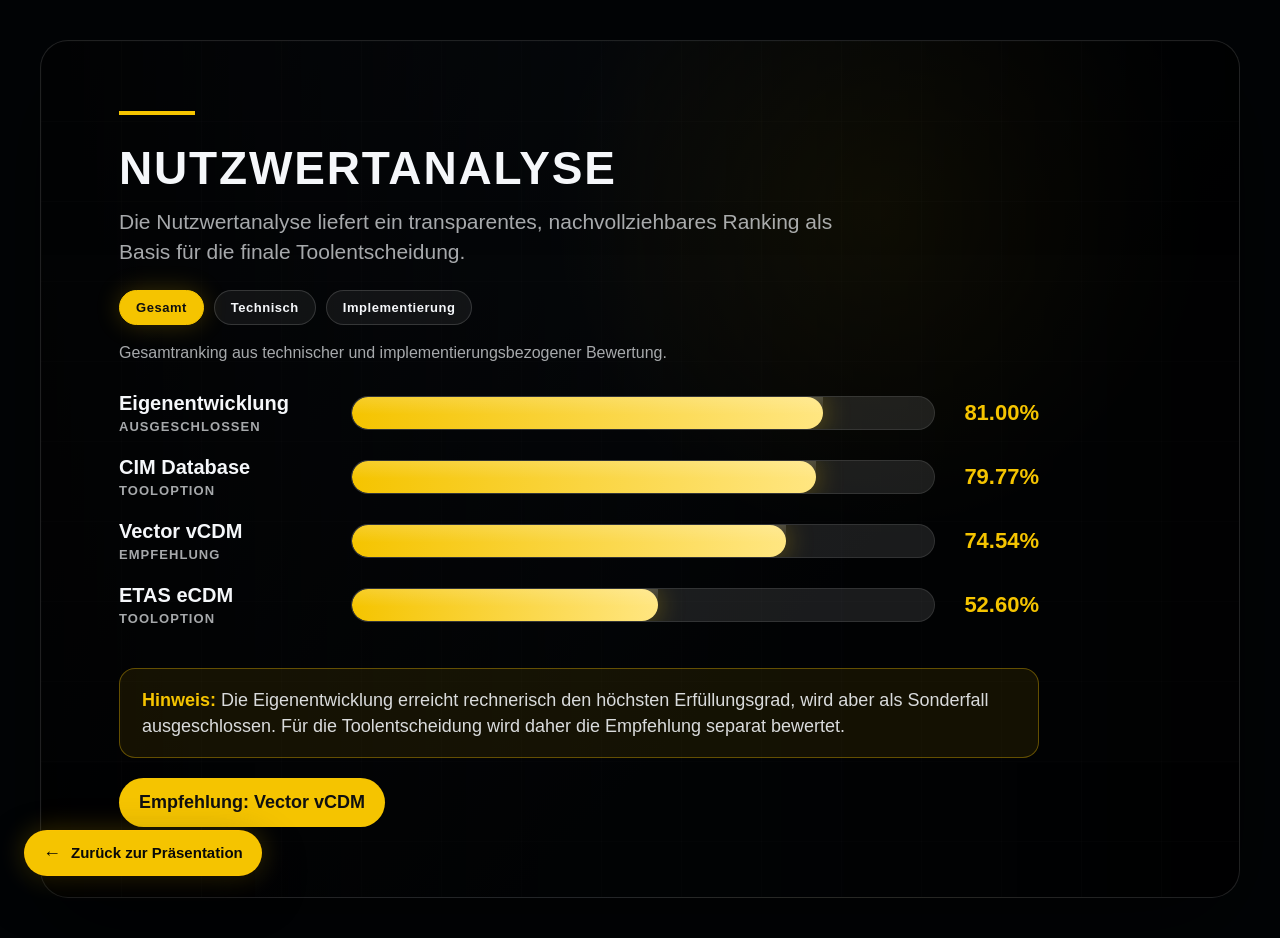
<file: nutzwertanalyse_balkendiagramm.html>
<!doctype html>
<html lang="de">
<head>
<meta charset="utf-8">
<meta name="viewport" content="width=device-width, initial-scale=1">
<title>Nutzwertanalyse Balkendiagramm</title>
<style>
:root{
  --yellow:#f5c400;
  --bg:#030609;
  --text:#f5f7fa;
  --muted:rgba(245,247,250,.68);
  --line:rgba(255,255,255,.15);
  --panel:rgba(5,9,13,.76);
}
*{box-sizing:border-box}
html,body{
  margin:0;
  width:100%;
  min-height:100%;
  background:#020406;
  color:var(--text);
  font-family:"Segoe UI", Arial, sans-serif;
}
body{
  display:grid;
  place-items:center;
  padding:40px;
}
.slide{
  width:min(1200px, 100%);
  min-height:650px;
  position:relative;
  overflow:hidden;
  border-radius:28px;
  border:1px solid rgba(255,255,255,.12);
  background:
    linear-gradient(90deg,rgba(0,0,0,.88),rgba(0,0,0,.52),rgba(0,0,0,.78)),
    radial-gradient(circle at 70% 20%,rgba(245,196,0,.14),transparent 30%),
    linear-gradient(135deg,#121820,#030609 65%);
  box-shadow:0 30px 100px rgba(0,0,0,.55);
  padding:70px 78px;
}
.slide::before{
  content:"";
  position:absolute;
  inset:0;
  background:
    linear-gradient(rgba(255,255,255,.025) 1px, transparent 1px),
    linear-gradient(90deg, rgba(255,255,255,.025) 1px, transparent 1px);
  background-size:80px 80px;
  opacity:.45;
  pointer-events:none;
}
.content{
  position:relative;
  z-index:1;
}
.kicker{
  width:76px;
  height:4px;
  background:var(--yellow);
  margin-bottom:26px;
}
h1{
  margin:0 0 12px;
  font-size:46px;
  letter-spacing:.04em;
  text-transform:uppercase;
}
.subtitle{
  max-width:760px;
  margin:0 0 46px;
  font-size:21px;
  line-height:1.45;
  color:var(--muted);
}
.chart{
  display:grid;
  gap:22px;
  max-width:920px;
}
.row{
  display:grid;
  grid-template-columns:210px 1fr 82px;
  align-items:center;
  gap:22px;
}
.label{
  font-size:20px;
  font-weight:800;
}
.label small{
  display:block;
  color:var(--muted);
  font-size:13px;
  font-weight:700;
  margin-top:4px;
  text-transform:uppercase;
  letter-spacing:.08em;
}
.track{
  height:34px;
  border-radius:999px;
  background:rgba(255,255,255,.10);
  border:1px solid rgba(255,255,255,.10);
  overflow:hidden;
  position:relative;
}
.fill{
  height:100%;
  border-radius:999px;
  width:var(--w);
  background:linear-gradient(90deg,var(--yellow),#ffe681);
  box-shadow:0 0 28px rgba(245,196,0,.38);
  position:relative;
}
.fill::after{
  content:"";
  position:absolute;
  inset:0;
  background:linear-gradient(180deg,rgba(255,255,255,.35),transparent 55%);
  opacity:.45;
}
.value{
  font-size:22px;
  font-weight:900;
  color:var(--yellow);
  text-align:right;
}
.note{
  margin-top:42px;
  padding:18px 22px;
  border:1px solid rgba(245,196,0,.35);
  background:rgba(245,196,0,.08);
  border-radius:16px;
  max-width:920px;
  font-size:18px;
  line-height:1.45;
  color:rgba(245,247,250,.88);
}
.note strong{
  color:var(--yellow);
}
.recommendation{
  margin-top:20px;
  display:inline-flex;
  align-items:center;
  gap:12px;
  padding:14px 20px;
  border-radius:999px;
  background:var(--yellow);
  color:#101010;
  font-weight:900;
  font-size:18px;
}

.mode-switch{display:flex;gap:10px;align-items:center;margin:-24px 0 28px;flex-wrap:wrap}
.mode-switch button{border:1px solid rgba(255,255,255,.15);border-radius:999px;background:rgba(255,255,255,.06);color:var(--text);padding:10px 16px;font:900 13px/1 "Segoe UI",Arial,sans-serif;letter-spacing:.04em;cursor:pointer}
.mode-switch button.active{background:var(--yellow);border-color:var(--yellow);color:#101010;box-shadow:0 0 24px rgba(245,196,0,.22)}
.mode-note{max-width:920px;margin:-12px 0 28px;color:var(--muted);font-size:16px;line-height:1.45}

@media(max-width:800px){
  body{padding:18px}
  .slide{padding:42px 28px}
  h1{font-size:32px}
  .row{grid-template-columns:1fr;gap:9px}
  .value{text-align:left}
}
</style>

<style id="presentation-back-style">
.presentation-back-button{position:fixed;z-index:99999;left:24px;bottom:24px;display:inline-flex;align-items:center;gap:10px;padding:13px 18px;border:1px solid rgba(255,196,0,.72);border-radius:999px;background:#f5c400;color:#090909;font:900 15px/1.1 "Segoe UI",Arial,sans-serif;text-decoration:none;box-shadow:0 18px 46px rgba(0,0,0,.42),0 0 28px rgba(245,196,0,.24);cursor:pointer}
.presentation-back-button:hover{transform:translateY(-1px);filter:brightness(1.04)}
.presentation-back-button span{font-size:18px;line-height:1}
@media print{.presentation-back-button{display:none}}
</style>
</head>
<body>
  <main class="slide">
    <section class="content">
      <div class="kicker"></div>
      <h1>Nutzwertanalyse</h1>
      <p class="subtitle">
        Die Nutzwertanalyse liefert ein transparentes, nachvollziehbares Ranking als Basis für die finale Toolentscheidung.
      </p>

      <div class="mode-switch" aria-label="Bewertungsansicht auswählen">
        <button type="button" class="active" data-mode="total">Gesamt</button>
        <button type="button" data-mode="tech">Technisch</button>
        <button type="button" data-mode="impl">Implementierung</button>
      </div>
      <p class="mode-note" id="modeNote">Gesamtranking aus technischer und implementierungsbezogener Bewertung.</p>
      <div class="chart" id="valueChart"></div>

      <div class="note">
        <strong>Hinweis:</strong> Die Eigenentwicklung erreicht rechnerisch den höchsten Erfüllungsgrad, wird aber als Sonderfall ausgeschlossen. Für die Toolentscheidung wird daher die Empfehlung separat bewertet.
      </div>

      <div class="recommendation">Empfehlung: Vector vCDM</div>
    </section>
  </main>

<script id="value-chart-mode-script">
(function(){
  const tools = [
    { name: 'Eigenentwicklung', status: 'ausgeschlossen', total: 81.00, tech: 60.00, impl: 21.00 },
    { name: 'CIM Database', status: 'Tooloption', total: 79.77, tech: 50.77, impl: 29.00 },
    { name: 'Vector vCDM', status: 'Empfehlung', total: 74.54, tech: 51.54, impl: 23.00 },
    { name: 'ETAS eCDM', status: 'Tooloption', total: 52.60, tech: 34.60, impl: 18.00 }
  ];
  const modes = {
    total: { max: 100, note: 'Gesamtranking aus technischer und implementierungsbezogener Bewertung.', label: value => value.toFixed(2) + '%' },
    tech: { max: 60, note: 'Technische Bewertung: Kriterien wie Versionierung, Formatumwandlung, Suche, Filter und Freigabeworkflow.', label: value => value.toFixed(2) + ' / 60' },
    impl: { max: 40, note: 'Implementierungsbezogene Bewertung: Einführung, Support, Anpassbarkeit, IT-Eignung, Kosten und Risiko.', label: value => value.toFixed(2) + ' / 40' }
  };
  const chart = document.getElementById('valueChart');
  const note = document.getElementById('modeNote');
  const buttons = Array.from(document.querySelectorAll('.mode-switch button'));
  if (!chart) return;
  function render(mode){
    const config = modes[mode];
    const sorted = [...tools].sort((a,b) => b[mode] - a[mode]);
    note.textContent = config.note;
    chart.innerHTML = sorted.map(tool => `
      <div class="row">
        <div class="label">${tool.name}<small>${tool.status}</small></div>
        <div class="track"><div class="fill" style="--w:${Math.max(0, Math.min(100, tool[mode] / config.max * 100)).toFixed(2)}%"></div></div>
        <div class="value">${config.label(tool[mode])}</div>
      </div>
    `).join('');
    buttons.forEach(button => button.classList.toggle('active', button.dataset.mode === mode));
  }
  buttons.forEach(button => button.addEventListener('click', () => render(button.dataset.mode)));
  render('total');
})();
</script>

<button class="presentation-back-button" type="button" onclick="returnToPresentation('index.html?slide=methodNutzwertSlide2');" aria-label="Zurück zur Präsentation"><span>←</span> Zurück zur Präsentation</button>
<script>
function returnToPresentation(fallbackUrl) {
  if (window.opener && !window.opener.closed) {
    window.opener.focus();
    window.close();
    return;
  }
  location.href = fallbackUrl;
}
</script>
</body>
</html>
</file>
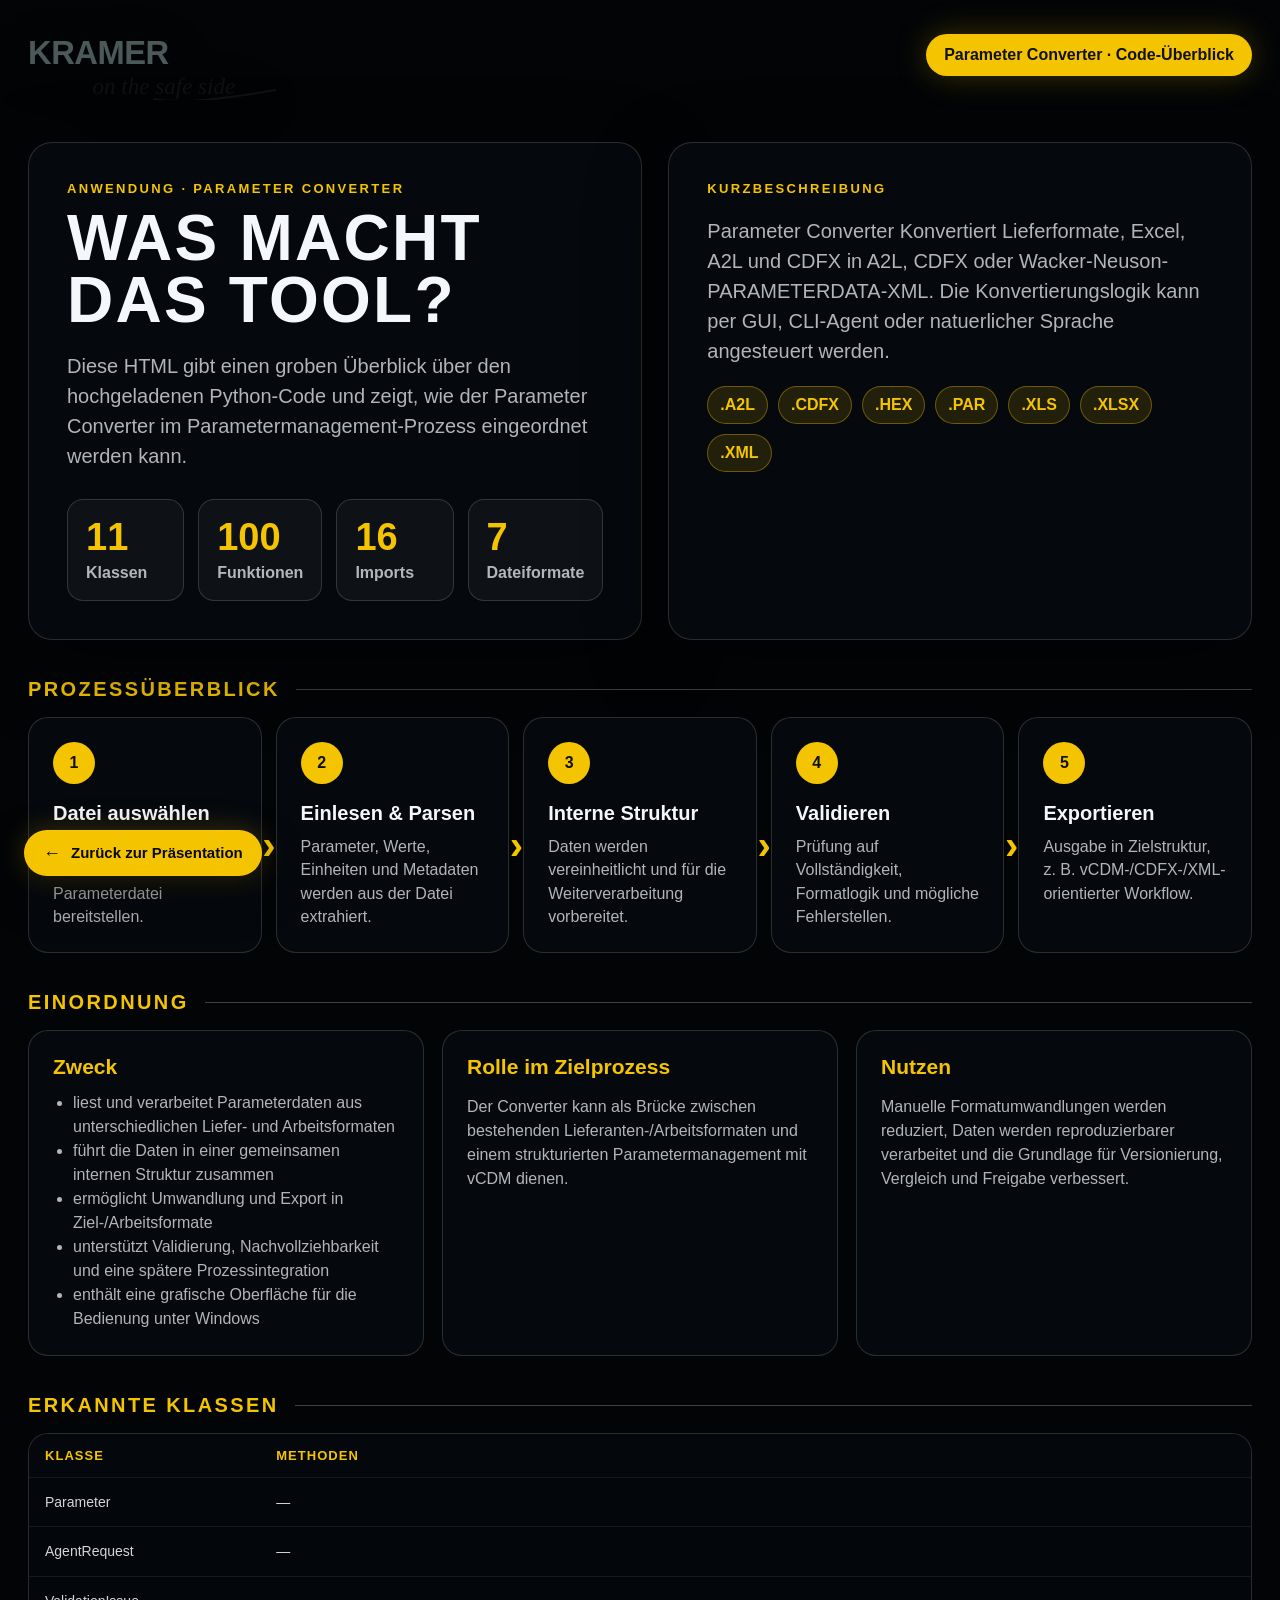
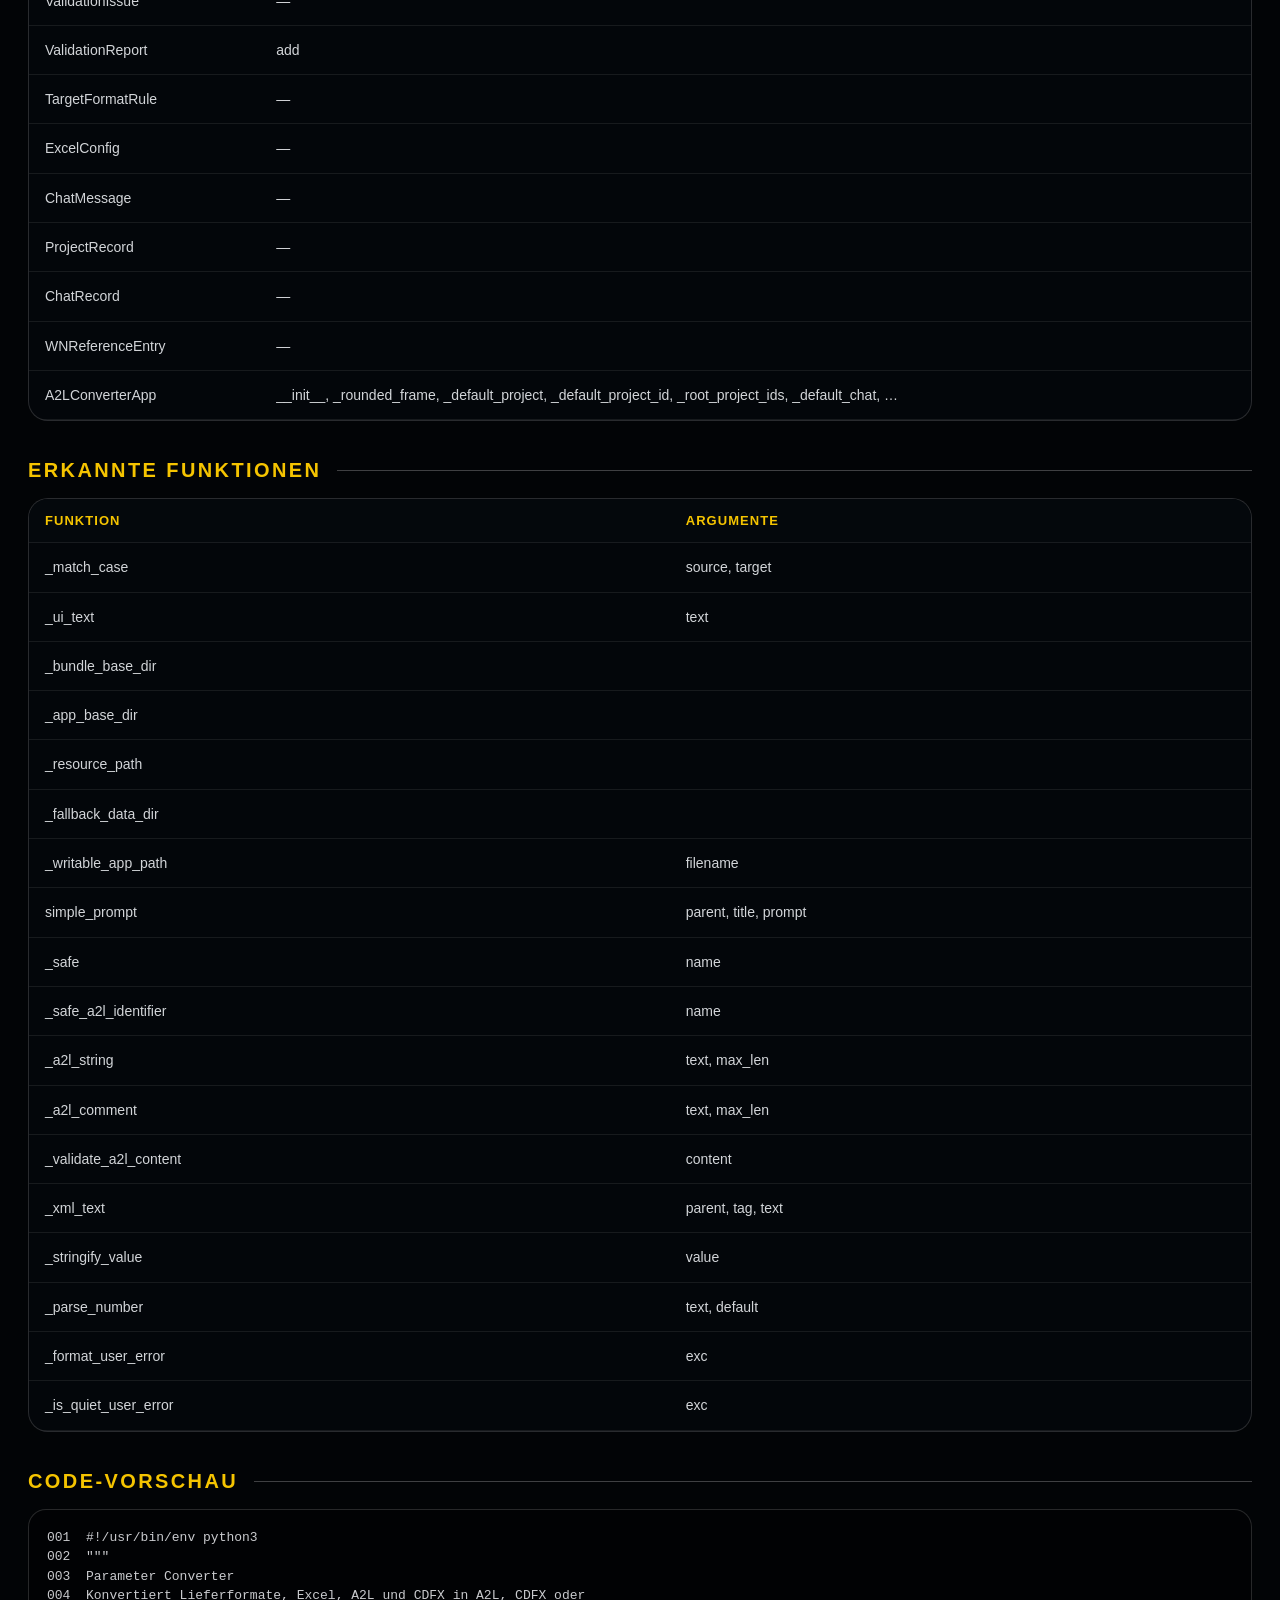
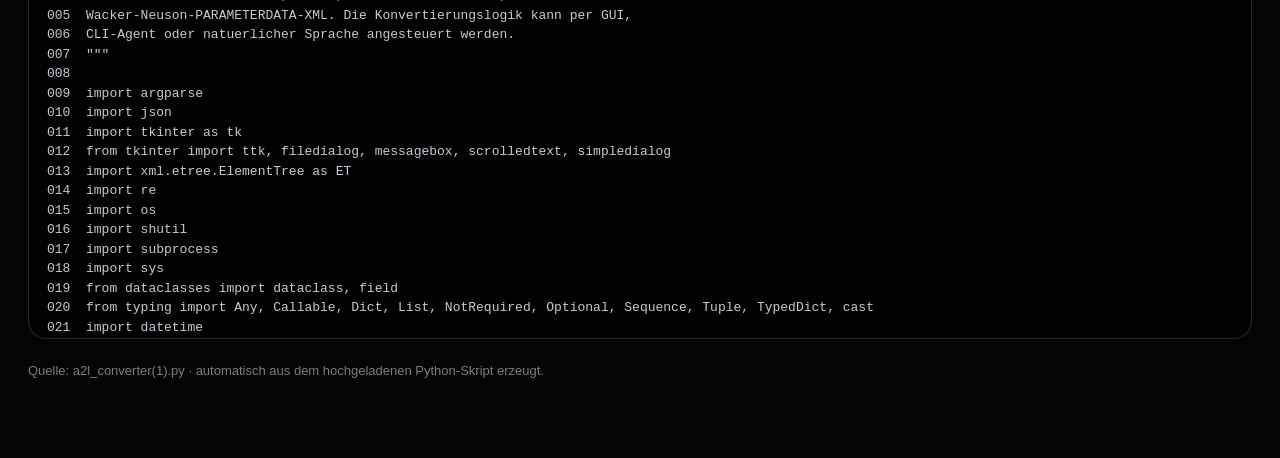
<file: parameter_converter_ueberblick.html>
<!doctype html>
<html lang="de">
<head>
<meta charset="utf-8">
<meta name="viewport" content="width=device-width,initial-scale=1">
<title>Parameter Converter · HTML-Überblick</title>
<style>
:root{
  --yellow:#f5c400;
  --bg:#020406;
  --panel:rgba(7,12,17,.76);
  --panel2:rgba(10,16,22,.56);
  --text:#f5f7fa;
  --muted:rgba(245,247,250,.72);
  --muted2:rgba(245,247,250,.52);
  --line:rgba(255,255,255,.15);
  --green:#56e58a;
  --red:#ff7676;
}
*{box-sizing:border-box}
html,body{margin:0;min-height:100%;background:#020406;color:var(--text);font-family:"Segoe UI",Arial,sans-serif}
body::before{
  content:"";position:fixed;inset:0;z-index:-2;
  background:
    linear-gradient(90deg,rgba(0,0,0,.82),rgba(0,0,0,.48),rgba(0,0,0,.82)),
    radial-gradient(circle at 72% 16%,rgba(245,196,0,.16),transparent 26%),
    linear-gradient(135deg,#151b22,#020406 70%);
}
body::after{
  content:"";position:fixed;inset:0;z-index:-1;
  background:
    linear-gradient(rgba(255,255,255,.025) 1px,transparent 1px),
    linear-gradient(90deg,rgba(255,255,255,.025) 1px,transparent 1px);
  background-size:80px 80px;
  opacity:.55;
}
.page{width:min(1540px,calc(100vw - 56px));margin:0 auto;padding:34px 0 80px}
.header{display:flex;justify-content:space-between;align-items:flex-start;margin-bottom:42px}
.brand{display:flex;align-items:center;gap:14px}
.logo{width:250px;height:auto;display:block;filter:drop-shadow(0 10px 22px rgba(0,0,0,.38))}
.brand h1{margin:0;font-size:30px;letter-spacing:.09em}
.brand small{display:block;color:var(--muted);font-style:italic;margin-top:-2px}
.badge{background:var(--yellow);color:#111;border-radius:999px;padding:12px 18px;font-weight:900;box-shadow:0 0 32px rgba(245,196,0,.25)}
.hero{display:grid;grid-template-columns:1fr .95fr;gap:26px;align-items:stretch;margin-bottom:28px}
.panel{background:var(--panel);border:1px solid var(--line);border-radius:24px;box-shadow:0 24px 80px rgba(0,0,0,.46);backdrop-filter:blur(11px)}
.intro{padding:38px}
.kicker{color:var(--yellow);font-weight:900;letter-spacing:.18em;text-transform:uppercase;font-size:13px;margin-bottom:12px}
.title{font-size:clamp(42px,5vw,72px);line-height:.96;margin:0 0 18px;text-transform:uppercase;letter-spacing:.035em}
.subtitle{font-size:20px;color:var(--muted);line-height:1.5;max-width:820px}
.stats{display:grid;grid-template-columns:repeat(4,1fr);gap:14px;margin-top:28px}
.stat{padding:18px;border:1px solid var(--line);border-radius:16px;background:rgba(255,255,255,.04)}
.stat strong{display:block;color:var(--yellow);font-size:38px;line-height:1}
.stat span{display:block;color:var(--muted);font-weight:700;margin-top:8px}
.section-title{display:flex;align-items:center;gap:16px;margin:38px 0 16px}
.section-title h2{margin:0;color:var(--yellow);letter-spacing:.12em;text-transform:uppercase;font-size:20px}
.section-title::after{content:"";height:1px;background:rgba(255,255,255,.24);flex:1}
.flow{display:grid;grid-template-columns:repeat(5,1fr);gap:14px}
.step{position:relative;padding:24px;border:1px solid var(--line);border-radius:20px;background:rgba(9,15,21,.56);min-height:210px}
.step .nr{width:42px;height:42px;border-radius:50%;background:var(--yellow);color:#111;display:grid;place-items:center;font-weight:900;margin-bottom:18px}
.step h3{margin:0 0 10px;color:var(--text);font-size:20px}
.step p{margin:0;color:var(--muted);line-height:1.45}
.step:not(:last-child)::after{content:"›";position:absolute;right:-15px;top:45%;color:var(--yellow);font-size:40px;font-weight:900;z-index:3}
.cards{display:grid;grid-template-columns:repeat(3,1fr);gap:18px}
.card{padding:24px;border:1px solid var(--line);border-radius:20px;background:rgba(9,15,21,.56)}
.card h3{margin:0 0 12px;color:var(--yellow);font-size:21px}
.card p,.card li{color:var(--muted);line-height:1.5}
.card ul{margin:0;padding-left:20px}
.pill-row{display:flex;flex-wrap:wrap;gap:10px;margin-top:16px}
.pill{padding:9px 12px;border-radius:999px;background:rgba(245,196,0,.12);border:1px solid rgba(245,196,0,.36);color:var(--yellow);font-weight:800}
.table-wrap{overflow:auto;border-radius:20px;border:1px solid var(--line);background:rgba(5,9,13,.64)}
table{width:100%;border-collapse:collapse;min-width:800px}
th,td{padding:14px 16px;border-bottom:1px solid rgba(255,255,255,.08);vertical-align:top}
th{background:rgba(5,9,13,.96);color:var(--yellow);text-align:left;font-size:13px;letter-spacing:.08em;text-transform:uppercase}
td{color:rgba(245,247,250,.86);font-size:14px;line-height:1.45}
.codebox{font-family:"Consolas","Courier New",monospace;font-size:13px;line-height:1.5;white-space:pre-wrap;color:rgba(245,247,250,.82);background:rgba(0,0,0,.32);border:1px solid var(--line);border-radius:18px;padding:18px;max-height:430px;overflow:auto}
.footer{margin-top:24px;color:rgba(245,247,250,.50);font-size:13px}
@media(max-width:1100px){.hero{grid-template-columns:1fr}.flow{grid-template-columns:1fr 1fr}.cards{grid-template-columns:1fr 1fr}.stats{grid-template-columns:1fr 1fr}}
@media(max-width:720px){.flow,.cards{grid-template-columns:1fr}.page{width:calc(100vw - 28px)}}
</style>

<style id="presentation-back-style">
.presentation-back-button{position:fixed;z-index:99999;left:24px;bottom:24px;display:inline-flex;align-items:center;gap:10px;padding:13px 18px;border:1px solid rgba(255,196,0,.72);border-radius:999px;background:#f5c400;color:#090909;font:900 15px/1.1 "Segoe UI",Arial,sans-serif;text-decoration:none;box-shadow:0 18px 46px rgba(0,0,0,.42),0 0 28px rgba(245,196,0,.24);cursor:pointer}
.presentation-back-button:hover{transform:translateY(-1px);filter:brightness(1.04)}
.presentation-back-button span{font-size:18px;line-height:1}
@media print{.presentation-back-button{display:none}}
</style>
</head>
<body>
<div class="page">
  <header class="header">
    <div class="brand">
      <img class="logo" src="assets/logos/kramer-logo.svg?v=kramer-logo-03" alt="Kramer on the safe side">
    </div>
    <div class="badge">Parameter Converter · Code-Überblick</div>
  </header>

  <section class="hero">
    <div class="panel intro">
      <div class="kicker">Anwendung · Parameter Converter</div>
      <h1 class="title">Was macht das Tool?</h1>
      <p class="subtitle">
        Diese HTML gibt einen groben Überblick über den hochgeladenen Python-Code und zeigt, wie der Parameter Converter im Parametermanagement-Prozess eingeordnet werden kann.
      </p>
      <div class="stats">
        <div class="stat"><strong>11</strong><span>Klassen</span></div>
        <div class="stat"><strong>100</strong><span>Funktionen</span></div>
        <div class="stat"><strong>16</strong><span>Imports</span></div>
        <div class="stat"><strong>7</strong><span>Dateiformate</span></div>
      </div>
    </div>
    <div class="panel intro">
      <div class="kicker">Kurzbeschreibung</div>
      <p class="subtitle">Parameter Converter
Konvertiert Lieferformate, Excel, A2L und CDFX in A2L, CDFX oder
Wacker-Neuson-PARAMETERDATA-XML. Die Konvertierungslogik kann per GUI,
CLI-Agent oder natuerlicher Sprache angesteuert werden.</p>
      <div class="pill-row"><span class="pill">.A2L</span><span class="pill">.CDFX</span><span class="pill">.HEX</span><span class="pill">.PAR</span><span class="pill">.XLS</span><span class="pill">.XLSX</span><span class="pill">.XML</span></div>
    </div>
  </section>

  <div class="section-title"><h2>Prozessüberblick</h2></div>
  <section class="flow">
    <article class="step"><div class="nr">1</div><h3>Datei auswählen</h3><p>A2L, CDFX, XML, Excel oder andere Parameterdatei bereitstellen.</p></article><article class="step"><div class="nr">2</div><h3>Einlesen &amp; Parsen</h3><p>Parameter, Werte, Einheiten und Metadaten werden aus der Datei extrahiert.</p></article><article class="step"><div class="nr">3</div><h3>Interne Struktur</h3><p>Daten werden vereinheitlicht und für die Weiterverarbeitung vorbereitet.</p></article><article class="step"><div class="nr">4</div><h3>Validieren</h3><p>Prüfung auf Vollständigkeit, Formatlogik und mögliche Fehlerstellen.</p></article><article class="step"><div class="nr">5</div><h3>Exportieren</h3><p>Ausgabe in Zielstruktur, z. B. vCDM-/CDFX-/XML-orientierter Workflow.</p></article>
  </section>

  <div class="section-title"><h2>Einordnung</h2></div>
  <section class="cards">
    <article class="card">
      <h3>Zweck</h3>
      <ul><li>liest und verarbeitet Parameterdaten aus unterschiedlichen Liefer- und Arbeitsformaten</li><li>führt die Daten in einer gemeinsamen internen Struktur zusammen</li><li>ermöglicht Umwandlung und Export in Ziel-/Arbeitsformate</li><li>unterstützt Validierung, Nachvollziehbarkeit und eine spätere Prozessintegration</li><li>enthält eine grafische Oberfläche für die Bedienung unter Windows</li></ul>
    </article>
    <article class="card">
      <h3>Rolle im Zielprozess</h3>
      <p>Der Converter kann als Brücke zwischen bestehenden Lieferanten-/Arbeitsformaten und einem strukturierten Parametermanagement mit vCDM dienen.</p>
    </article>
    <article class="card">
      <h3>Nutzen</h3>
      <p>Manuelle Formatumwandlungen werden reduziert, Daten werden reproduzierbarer verarbeitet und die Grundlage für Versionierung, Vergleich und Freigabe verbessert.</p>
    </article>
  </section>

  <div class="section-title"><h2>Erkannte Klassen</h2></div>
  <div class="table-wrap">
    <table>
      <thead><tr><th>Klasse</th><th>Methoden</th></tr></thead>
      <tbody>
      <tr>
        <td>Parameter</td>
        <td>—</td>
      </tr>
    
      <tr>
        <td>AgentRequest</td>
        <td>—</td>
      </tr>
    
      <tr>
        <td>ValidationIssue</td>
        <td>—</td>
      </tr>
    
      <tr>
        <td>ValidationReport</td>
        <td>add</td>
      </tr>
    
      <tr>
        <td>TargetFormatRule</td>
        <td>—</td>
      </tr>
    
      <tr>
        <td>ExcelConfig</td>
        <td>—</td>
      </tr>
    
      <tr>
        <td>ChatMessage</td>
        <td>—</td>
      </tr>
    
      <tr>
        <td>ProjectRecord</td>
        <td>—</td>
      </tr>
    
      <tr>
        <td>ChatRecord</td>
        <td>—</td>
      </tr>
    
      <tr>
        <td>WNReferenceEntry</td>
        <td>—</td>
      </tr>
    
      <tr>
        <td>A2LConverterApp</td>
        <td>__init__, _rounded_frame, _default_project, _default_project_id, _root_project_ids, _default_chat, …</td>
      </tr>
    </tbody>
    </table>
  </div>

  <div class="section-title"><h2>Erkannte Funktionen</h2></div>
  <div class="table-wrap">
    <table>
      <thead><tr><th>Funktion</th><th>Argumente</th></tr></thead>
      <tbody>
      <tr>
        <td>_match_case</td>
        <td>source, target</td>
      </tr>
    
      <tr>
        <td>_ui_text</td>
        <td>text</td>
      </tr>
    
      <tr>
        <td>_bundle_base_dir</td>
        <td></td>
      </tr>
    
      <tr>
        <td>_app_base_dir</td>
        <td></td>
      </tr>
    
      <tr>
        <td>_resource_path</td>
        <td></td>
      </tr>
    
      <tr>
        <td>_fallback_data_dir</td>
        <td></td>
      </tr>
    
      <tr>
        <td>_writable_app_path</td>
        <td>filename</td>
      </tr>
    
      <tr>
        <td>simple_prompt</td>
        <td>parent, title, prompt</td>
      </tr>
    
      <tr>
        <td>_safe</td>
        <td>name</td>
      </tr>
    
      <tr>
        <td>_safe_a2l_identifier</td>
        <td>name</td>
      </tr>
    
      <tr>
        <td>_a2l_string</td>
        <td>text, max_len</td>
      </tr>
    
      <tr>
        <td>_a2l_comment</td>
        <td>text, max_len</td>
      </tr>
    
      <tr>
        <td>_validate_a2l_content</td>
        <td>content</td>
      </tr>
    
      <tr>
        <td>_xml_text</td>
        <td>parent, tag, text</td>
      </tr>
    
      <tr>
        <td>_stringify_value</td>
        <td>value</td>
      </tr>
    
      <tr>
        <td>_parse_number</td>
        <td>text, default</td>
      </tr>
    
      <tr>
        <td>_format_user_error</td>
        <td>exc</td>
      </tr>
    
      <tr>
        <td>_is_quiet_user_error</td>
        <td>exc</td>
      </tr>
    </tbody>
    </table>
  </div>

  <div class="section-title"><h2>Code-Vorschau</h2></div>
  <div class="codebox">001  #!/usr/bin/env python3
002  &quot;&quot;&quot;
003  Parameter Converter
004  Konvertiert Lieferformate, Excel, A2L und CDFX in A2L, CDFX oder
005  Wacker-Neuson-PARAMETERDATA-XML. Die Konvertierungslogik kann per GUI,
006  CLI-Agent oder natuerlicher Sprache angesteuert werden.
007  &quot;&quot;&quot;
008  
009  import argparse
010  import json
011  import tkinter as tk
012  from tkinter import ttk, filedialog, messagebox, scrolledtext, simpledialog
013  import xml.etree.ElementTree as ET
014  import re
015  import os
016  import shutil
017  import subprocess
018  import sys
019  from dataclasses import dataclass, field
020  from typing import Any, Callable, Dict, List, NotRequired, Optional, Sequence, Tuple, TypedDict, cast
021  import datetime
022  import uuid
023  from xml.dom import minidom
024  from openpyxl import Workbook, load_workbook
025  import xlrd
026  
027  APP_BUILD = &quot;2026-04-01.1&quot;
028  DEFAULT_SAP_BASE_DIR = r&quot;C:\Users\lnzammad\Documents\SAP-Ablageordner&quot;
029  
030  _UI_UMLAUT_MAP = {
031      &quot;abhaengig&quot;: &quot;abhängig&quot;,
032      &quot;angehaengt&quot;: &quot;angehängt&quot;,
033      &quot;anhaengen&quot;: &quot;anhängen&quot;,
034      &quot;anhaengt&quot;: &quot;anhängt&quot;,
035      &quot;ausgewaehlt&quot;: &quot;ausgewählt&quot;,
036      &quot;auswaehlen&quot;: &quot;auswählen&quot;,
037      &quot;enthaelt&quot;: &quot;enthält&quot;,
038      &quot;fuer&quot;: &quot;für&quot;,
039      &quot;geoeffnet&quot;: &quot;geöffnet&quot;,
040      &quot;gewaehlt&quot;: &quot;gewählt&quot;,
041      &quot;gueltig&quot;: &quot;gültig&quot;,
042      &quot;gueltige&quot;: &quot;gültige&quot;,
043      &quot;gueltigen&quot;: &quot;gültigen&quot;,
044      &quot;gueltiges&quot;: &quot;gültiges&quot;,
045      &quot;haengt&quot;: &quot;hängt&quot;,
046      &quot;koennte&quot;: &quot;könnte&quot;,
047      &quot;koennen&quot;: &quot;können&quot;,
048      &quot;moeglich&quot;: &quot;möglich&quot;,
049      &quot;oeffnen&quot;: &quot;öffnen&quot;,
050      &quot;pruefung&quot;: &quot;prüfung&quot;,
051      &quot;ueber&quot;: &quot;über&quot;,
052      &quot;ueberpruefung&quot;: &quot;überprüfung&quot;,
053      &quot;uebersicht&quot;: &quot;übersicht&quot;,
054      &quot;ungueltig&quot;: &quot;ungültig&quot;,
055      &quot;ungueltige&quot;: &quot;ungültige&quot;,
056      &quot;ungueltigen&quot;: &quot;ungültigen&quot;,
057      &quot;ungueltiges&quot;: &quot;ungültiges&quot;,
058      &quot;vorlaeufig&quot;: &quot;vorläufig&quot;,
059      &quot;waehrend&quot;: &quot;während&quot;,
060      &quot;waehlen&quot;: &quot;wählen&quot;,
061      &quot;zurueck&quot;: &quot;zurück&quot;,
062      &quot;zugehoerig&quot;: &quot;zugehörig&quot;,
063      &quot;zugehoerigen&quot;: &quot;zugehörigen&quot;,
064  }
065  _UI_UMLAUT_RE = re.compile(r&quot;\b(&quot; + &quot;|&quot;.join(sorted(_UI_UMLAUT_MAP.keys(), key=len, reverse=True)) + r&quot;)\b&quot;, re.IGNORECASE)
066  
067  
068  def _match_case(source: str, target: str) -&gt; str:
069      if source.isupper():
070          return target.upper()
071      if source[:1].isupper():
072          return target[:1].upper() + target[1:]
073      return target
074  
075  
076  def _ui_text(text: Any) -&gt; Any:
077      if not isinstance(text, str) or not text:
078          return text
079  
080      def repl(match: re.Match[str]) -&gt; str:
081          original = match.group(0)
082          replacement = _UI_UMLAUT_MAP.get(original.lower(), original)
083          return _match_case(original, replacement)
084  
085      return _UI_UMLAUT_RE.sub(repl, text)
086  
087  
088  def _bundle_base_dir() -&gt; str:
089      if getattr(sys, &quot;frozen&quot;, False):
090          meipass = getattr(sys, &quot;_MEIPASS&quot;, &quot;&quot;)
091          if meipass:
092              return str(meipass)
093          return os.path.dirname(os.path.abspath(sys.executable))
094      return os.path.dirname(os.path.abspath(__file__))
095  
096  
097  def _app_base_dir() -&gt; str:
098      if getattr(sys, &quot;frozen&quot;, False):
099          return os.path.dirname(os.path.abspath(sys.executable))
100      return os.path.dirname(os.path.abspath(__file__))
101  
102  
103  def _resource_path(*parts: str) -&gt; str:
104      return os.path.join(_bundle_base_dir(), *parts)
105  
106  
107  def _fallback_data_dir() -&gt; str:
108      appdata = os.environ.get(&quot;APPDATA&quot;, &quot;&quot;).strip()
109      if appdata:
110          return os.path.join(appdata, &quot;A2L Converter&quot;)</div>

  <div class="footer">
    Quelle: a2l_converter(1).py · automatisch aus dem hochgeladenen Python-Skript erzeugt.
  </div>
</div>

<button class="presentation-back-button" type="button" onclick="returnToPresentation('index.html?slide=methodEntscheidungSlide2');" aria-label="Zurück zur Präsentation"><span>←</span> Zurück zur Präsentation</button>
<script>
function returnToPresentation(fallbackUrl) {
  if (window.opener && !window.opener.closed) {
    window.opener.focus();
    window.close();
    return;
  }
  location.href = fallbackUrl;
}
</script>
</body>
</html>
</file>
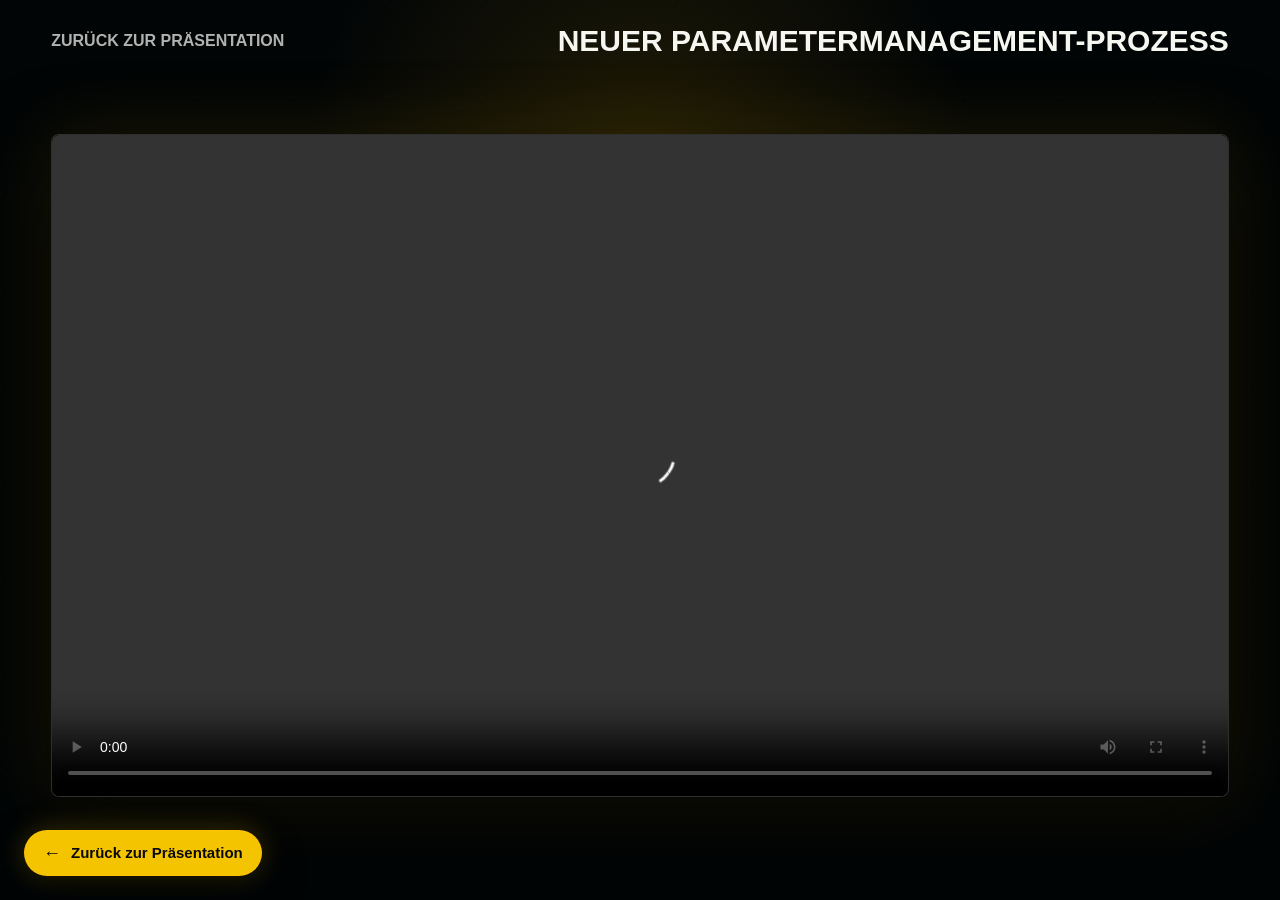
<file: parameterprozess_erleben.html>
<!DOCTYPE html>
<html lang="de">
  <head>
    <meta charset="UTF-8" />
    <meta name="viewport" content="width=device-width, initial-scale=1.0" />
    <title>Neuer Parametermanagement-Prozess erleben</title>
    <style>
      :root {
        color-scheme: dark;
        --yellow: #ffc400;
        --bg: #020506;
        --line: rgba(255, 255, 255, 0.18);
        --text: #f7f7f2;
        --muted: rgba(247, 247, 242, 0.72);
      }

      * {
        box-sizing: border-box;
      }

      body {
        margin: 0;
        min-height: 100vh;
        display: grid;
        grid-template-rows: auto 1fr;
        font-family: Arial, Helvetica, sans-serif;
        color: var(--text);
        background:
          radial-gradient(circle at 50% 18%, rgba(255, 196, 0, 0.12), transparent 34%),
          linear-gradient(135deg, rgba(255, 255, 255, 0.04) 1px, transparent 1px),
          var(--bg);
        background-size: auto, 96px 96px, auto;
      }

      header {
        min-height: 82px;
        display: flex;
        align-items: center;
        justify-content: space-between;
        gap: 24px;
        padding: 22px clamp(20px, 4vw, 56px);
      }

      a {
        color: inherit;
        text-decoration: none;
      }

      .back-link {
        display: inline-flex;
        align-items: center;
        gap: 10px;
        color: var(--muted);
        font-weight: 800;
        text-transform: uppercase;
        letter-spacing: 0;
      }

      .back-link:hover,
      .back-link:focus-visible {
        color: var(--yellow);
      }

      h1 {
        margin: 0;
        font-size: clamp(18px, 2.4vw, 30px);
        text-align: right;
        text-transform: uppercase;
      }

      main {
        min-height: 0;
        display: grid;
        place-items: center;
        padding: 0 clamp(16px, 4vw, 56px) clamp(20px, 4vw, 56px);
      }

      .video-shell {
        width: min(1500px, 100%);
        aspect-ratio: 16 / 9;
        border: 1px solid var(--line);
        border-radius: 8px;
        overflow: hidden;
        background: #000;
        box-shadow: 0 34px 90px rgba(0, 0, 0, 0.52), 0 0 80px rgba(255, 196, 0, 0.12);
      }

      video {
        width: 100%;
        height: 100%;
        display: block;
        object-fit: contain;
        background: #000;
      }

      @media (max-width: 720px) {
        header {
          align-items: flex-start;
          flex-direction: column;
        }

        h1 {
          text-align: left;
        }
      }
    </style>
  
<style id="presentation-back-style">
.presentation-back-button{position:fixed;z-index:99999;left:24px;bottom:24px;display:inline-flex;align-items:center;gap:10px;padding:13px 18px;border:1px solid rgba(255,196,0,.72);border-radius:999px;background:#f5c400;color:#090909;font:900 15px/1.1 "Segoe UI",Arial,sans-serif;text-decoration:none;box-shadow:0 18px 46px rgba(0,0,0,.42),0 0 28px rgba(245,196,0,.24);cursor:pointer}
.presentation-back-button:hover{transform:translateY(-1px);filter:brightness(1.04)}
.presentation-back-button span{font-size:18px;line-height:1}
@media print{.presentation-back-button{display:none}}
</style>
</head>
  <body>
    <header>
      <a class="back-link" href="index.html#process">Zurück zur Präsentation</a>
      <h1>Neuer Parametermanagement-Prozess</h1>
    </header>
    <main>
      <div class="video-shell">
        <video src="assets/videos/parameterprozess_video_final_poliert_v4.mp4" controls autoplay playsinline preload="auto"></video>
      </div>
    </main>
  
<button class="presentation-back-button" type="button" onclick="returnToPresentation('index.html#process');" aria-label="Zurück zur Präsentation"><span>←</span> Zurück zur Präsentation</button>
<script>
function returnToPresentation(fallbackUrl) {
  if (window.opener && !window.opener.closed) {
    window.opener.focus();
    window.close();
    return;
  }
  location.href = fallbackUrl;
}
</script>
</body>
</html>
</file>
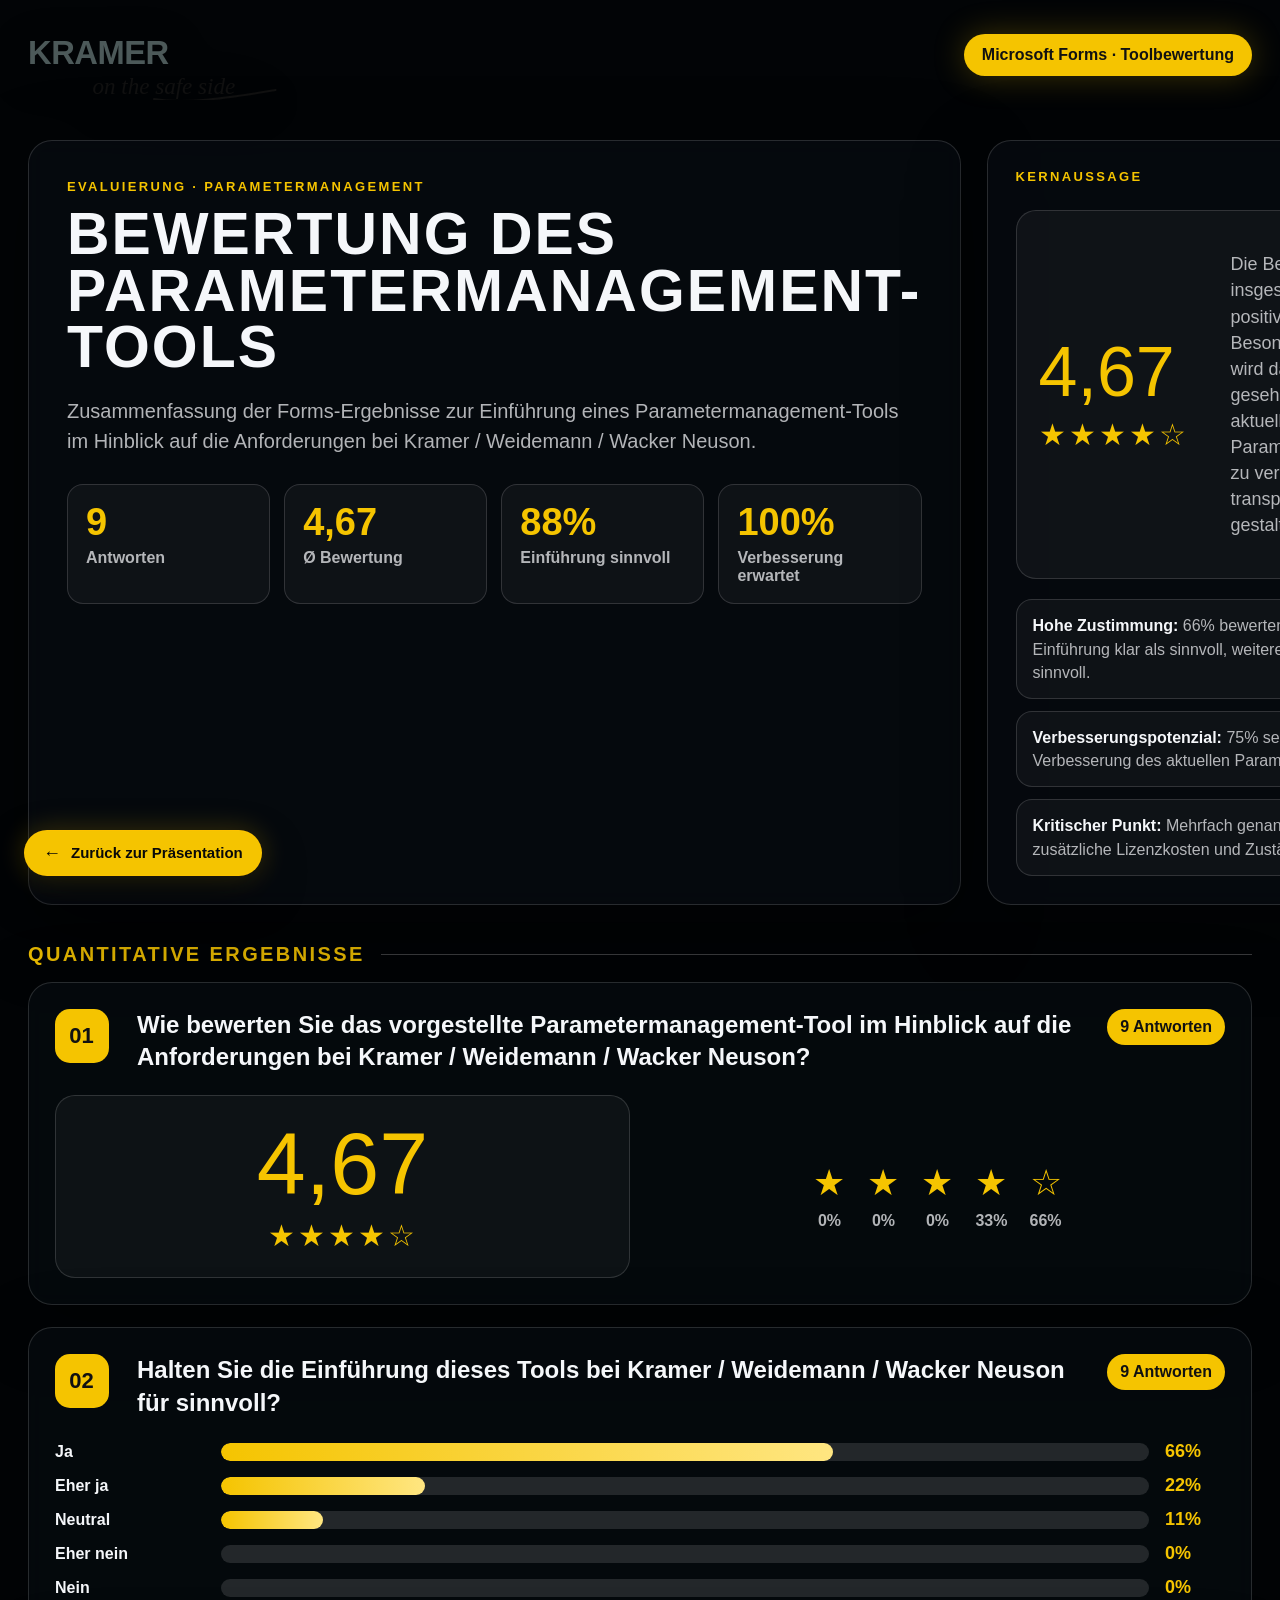
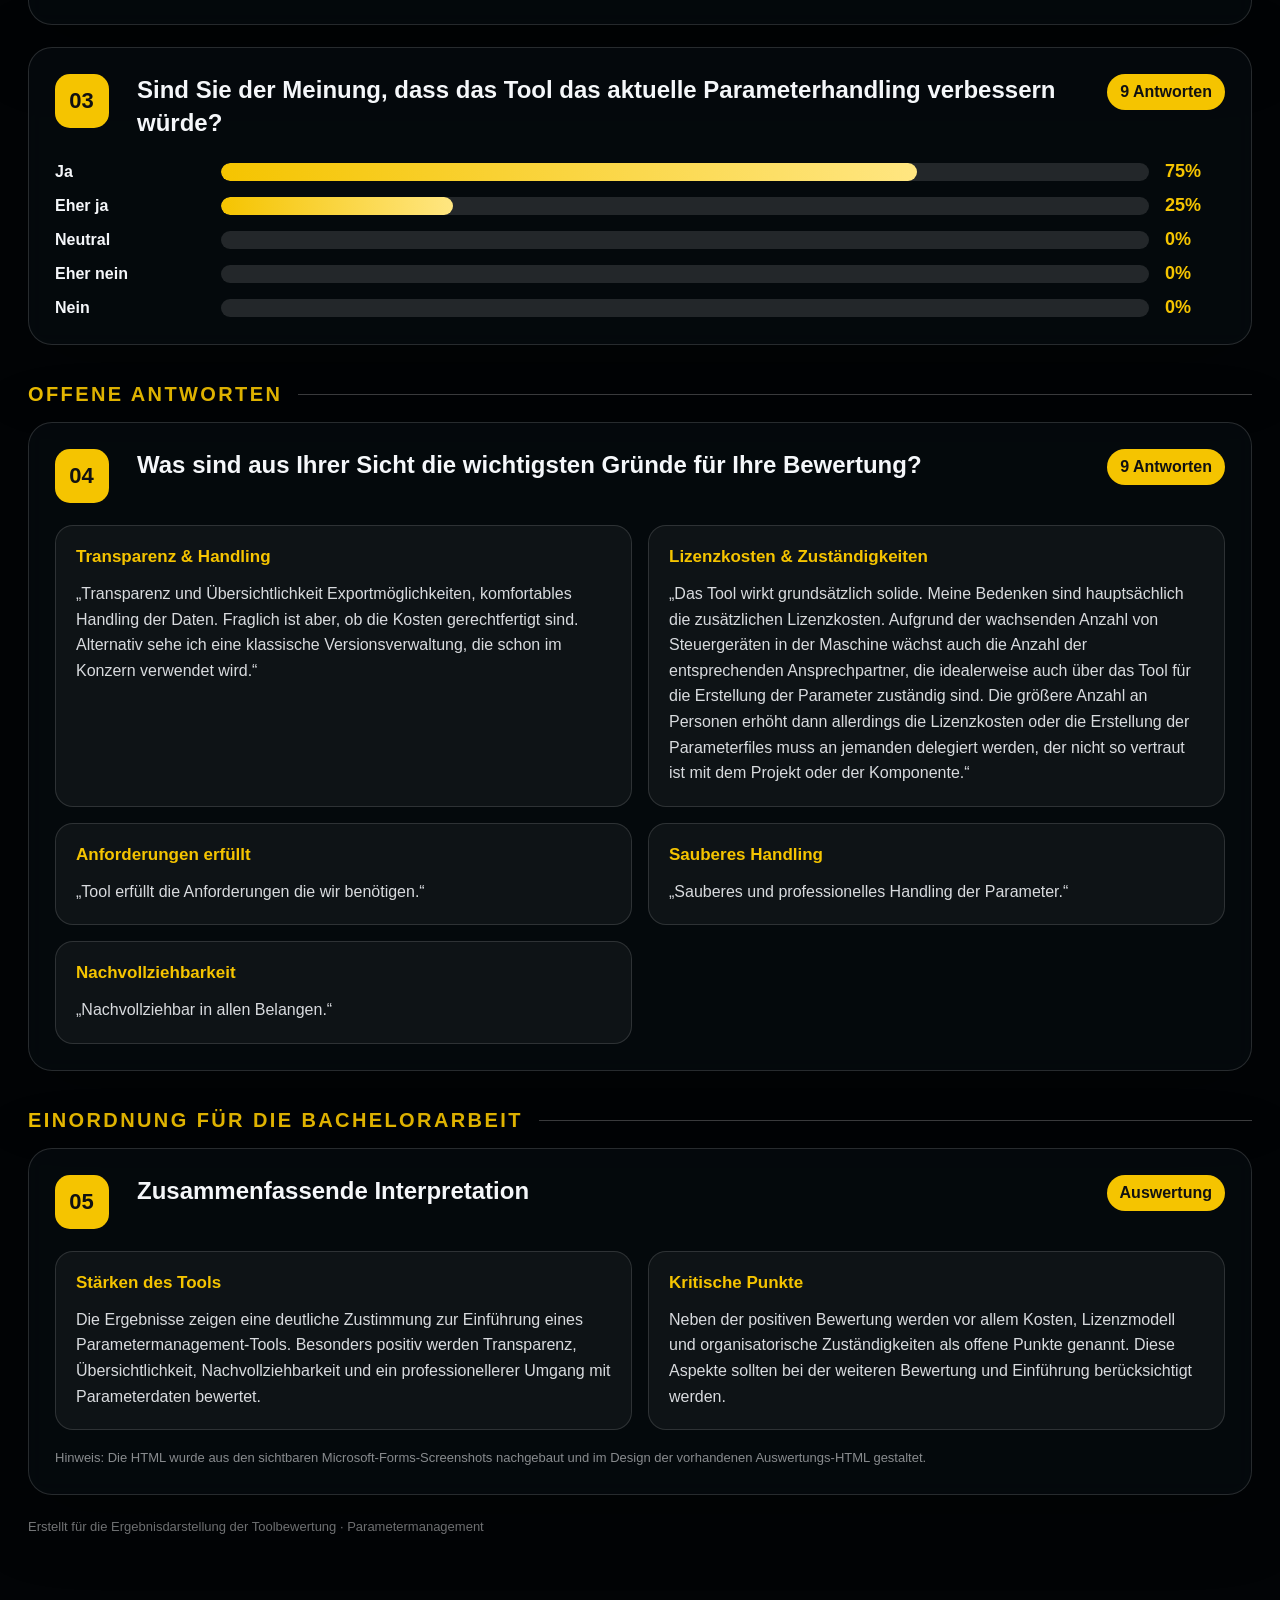
<file: toolbewertung_forms_im_kramer_design.html>
<!doctype html>
<html lang="de">
<head>
<meta charset="utf-8">
<meta name="viewport" content="width=device-width,initial-scale=1">
<title>Auswertung Toolbewertung · Parametermanagement</title>
<style>
:root{
  --yellow:#f5c400;
  --text:#f5f7fa;
  --muted:rgba(245,247,250,.72);
  --muted2:rgba(245,247,250,.55);
  --bg:#020406;
  --panel:rgba(7,12,17,.74);
  --panel2:rgba(10,16,22,.56);
  --line:rgba(255,255,255,.14);
  --red:#ff3b46;
  --green:#28d17c;
}
*{box-sizing:border-box}
html,body{margin:0;min-height:100%;background:#020406;color:var(--text);font-family:"Segoe UI",Arial,sans-serif}
body::before{
  content:"";position:fixed;inset:0;z-index:-2;
  background:
    linear-gradient(90deg,rgba(0,0,0,.83),rgba(0,0,0,.50),rgba(0,0,0,.86)),
    radial-gradient(circle at 72% 10%,rgba(245,196,0,.15),transparent 24%),
    radial-gradient(circle at 18% 86%,rgba(0,130,150,.12),transparent 22%),
    linear-gradient(135deg,#151b22,#020406 70%);
}
body::after{
  content:"";position:fixed;inset:0;z-index:-1;
  background:
    linear-gradient(rgba(255,255,255,.025) 1px,transparent 1px),
    linear-gradient(90deg,rgba(255,255,255,.025) 1px,transparent 1px);
  background-size:80px 80px;
  opacity:.55;
}
.page{width:min(1540px,calc(100vw - 56px));margin:0 auto;padding:34px 0 80px}
.header{display:flex;justify-content:space-between;align-items:flex-start;margin-bottom:40px}
.brand{display:flex;align-items:center;gap:14px}
.logo{width:250px;height:auto;display:block;filter:drop-shadow(0 10px 22px rgba(0,0,0,.38))}
.brand h1{margin:0;font-size:30px;letter-spacing:.09em}
.brand small{display:block;color:var(--muted);font-style:italic;margin-top:-2px}
.badge{background:var(--yellow);color:#111;border-radius:999px;padding:12px 18px;font-weight:900;box-shadow:0 0 32px rgba(245,196,0,.25)}
.hero{display:grid;grid-template-columns:1.02fr .98fr;gap:26px;align-items:stretch;margin-bottom:28px}
.panel{background:var(--panel);border:1px solid var(--line);border-radius:24px;box-shadow:0 24px 80px rgba(0,0,0,.46);backdrop-filter:blur(11px)}
.intro{padding:38px}
.kicker{color:var(--yellow);font-weight:900;letter-spacing:.18em;text-transform:uppercase;font-size:13px;margin-bottom:12px}
.title{font-size:clamp(38px,4.6vw,68px);line-height:.96;margin:0 0 18px;text-transform:uppercase;letter-spacing:.035em}
.subtitle{font-size:20px;color:var(--muted);line-height:1.5;max-width:860px}
.stats{display:grid;grid-template-columns:repeat(4,1fr);gap:14px;margin-top:28px}
.stat{padding:18px;border:1px solid var(--line);border-radius:16px;background:rgba(255,255,255,.04)}
.stat strong{display:block;color:var(--yellow);font-size:38px;line-height:1}
.stat span{display:block;color:var(--muted);font-weight:700;margin-top:8px}
.summary-panel{padding:28px;display:grid;gap:14px}
.score-card{display:grid;grid-template-columns:170px 1fr;gap:22px;align-items:center;background:rgba(255,255,255,.045);border:1px solid var(--line);border-radius:20px;padding:22px}
.score{font-size:70px;line-height:1;color:var(--yellow);font-weight:300}
.stars{font-size:30px;letter-spacing:3px;color:var(--yellow);margin-top:10px}
.score-text{font-size:18px;color:var(--muted);line-height:1.45}
.insight-list{display:grid;gap:12px;margin-top:6px}
.insight{border:1px solid var(--line);background:rgba(255,255,255,.04);border-radius:16px;padding:14px 16px;color:var(--muted);line-height:1.45}
.insight strong{color:var(--text)}
.section-title{display:flex;align-items:center;gap:16px;margin:38px 0 16px}
.section-title h2{margin:0;color:var(--yellow);letter-spacing:.12em;text-transform:uppercase;font-size:20px}
.section-title::after{content:"";height:1px;background:rgba(255,255,255,.24);flex:1}
.question-block{
  background:rgba(7,12,17,.68);
  border:1px solid var(--line);
  border-radius:24px;
  padding:26px;
  margin-bottom:22px;
  box-shadow:0 18px 70px rgba(0,0,0,.34);
  backdrop-filter:blur(10px);
}
.question-head{display:grid;grid-template-columns:64px 1fr auto;gap:18px;align-items:start;margin-bottom:22px}
.q-number{width:54px;height:54px;border-radius:15px;background:var(--yellow);color:#111;display:grid;place-items:center;font-size:22px;font-weight:900}
.question-head h3{margin:0;font-size:24px;line-height:1.35;color:var(--text)}
.responses{color:#111;background:var(--yellow);border-radius:999px;padding:9px 13px;font-weight:900;white-space:nowrap}
.chart{display:grid;gap:13px}
.row{display:grid;grid-template-columns:150px 1fr 60px;gap:16px;align-items:center}
.row .label{font-weight:800;color:var(--text)}
.track{height:18px;border-radius:999px;background:rgba(255,255,255,.12);overflow:hidden}
.fill{height:100%;border-radius:999px;background:linear-gradient(90deg,var(--yellow),#ffe681)}
.row b{color:var(--yellow);font-size:18px}
.rating-wrap{display:grid;grid-template-columns:1fr 1fr;gap:20px;align-items:center}
.big-rating{text-align:center;border:1px solid var(--line);background:rgba(255,255,255,.04);border-radius:20px;padding:24px}
.big-rating .value{font-size:88px;line-height:1;color:var(--yellow);font-weight:300}
.star-scale{display:flex;justify-content:center;gap:22px;margin-top:18px}
.star-item{display:grid;gap:8px;justify-items:center;color:var(--muted)}
.star-icon{font-size:36px;color:var(--yellow)}
.text-grid{display:grid;grid-template-columns:repeat(2,1fr);gap:16px}
.quote-card{background:rgba(255,255,255,.045);border:1px solid rgba(255,255,255,.13);border-radius:18px;padding:20px}
.quote-card h4{margin:0 0 12px;color:var(--yellow);font-size:17px;line-height:1.35}
.quote{color:rgba(245,247,250,.88);font-size:16px;line-height:1.6;white-space:pre-wrap}
.note{margin-top:18px;color:var(--muted2);font-size:13px;line-height:1.5}
.footer{margin-top:24px;color:rgba(245,247,250,.50);font-size:13px}
@media(max-width:980px){
  .hero{grid-template-columns:1fr}
  .stats{grid-template-columns:repeat(2,1fr)}
  .question-head{grid-template-columns:54px 1fr}
  .responses{grid-column:2}
  .rating-wrap{grid-template-columns:1fr}
  .text-grid{grid-template-columns:1fr}
  .row{grid-template-columns:110px 1fr 48px}
  .page{width:calc(100vw - 28px)}
}
</style>

<style id="presentation-back-style">
.presentation-back-button{position:fixed;z-index:99999;left:24px;bottom:24px;display:inline-flex;align-items:center;gap:10px;padding:13px 18px;border:1px solid rgba(255,196,0,.72);border-radius:999px;background:#f5c400;color:#090909;font:900 15px/1.1 "Segoe UI",Arial,sans-serif;text-decoration:none;box-shadow:0 18px 46px rgba(0,0,0,.42),0 0 28px rgba(245,196,0,.24);cursor:pointer}
.presentation-back-button:hover{transform:translateY(-1px);filter:brightness(1.04)}
.presentation-back-button span{font-size:18px;line-height:1}
@media print{.presentation-back-button{display:none}}
</style>
</head>
<body>
<div class="page">
  <header class="header">
    <div class="brand">
      <img class="logo" src="assets/logos/kramer-logo.svg?v=kramer-logo-03" alt="Kramer on the safe side">
    </div>
    <div class="badge">Microsoft Forms · Toolbewertung</div>
  </header>

  <section class="hero">
    <div class="panel intro">
      <div class="kicker">Evaluierung · Parametermanagement</div>
      <h1 class="title">Bewertung des<br>Parametermanagement-Tools</h1>
      <p class="subtitle">
        Zusammenfassung der Forms-Ergebnisse zur Einführung eines Parametermanagement-Tools
        im Hinblick auf die Anforderungen bei Kramer / Weidemann / Wacker Neuson.
      </p>
      <div class="stats">
        <div class="stat"><strong>9</strong><span>Antworten</span></div>
        <div class="stat"><strong>4,67</strong><span>Ø Bewertung</span></div>
        <div class="stat"><strong>88%</strong><span>Einführung sinnvoll</span></div>
        <div class="stat"><strong>100%</strong><span>Verbesserung erwartet</span></div>
      </div>
    </div>

    <div class="panel summary-panel">
      <div class="kicker">Kernaussage</div>
      <div class="score-card">
        <div>
          <div class="score">4,67</div>
          <div class="stars">★★★★☆</div>
        </div>
        <p class="score-text">
          Die Bewertung fällt insgesamt sehr positiv aus. Besonders stark wird das Potenzial gesehen,
          das aktuelle Parameterhandling zu verbessern und transparenter zu gestalten.
        </p>
      </div>
      <div class="insight-list">
        <div class="insight"><strong>Hohe Zustimmung:</strong> 66% bewerten die Einführung klar als sinnvoll, weitere 22% eher sinnvoll.</div>
        <div class="insight"><strong>Verbesserungspotenzial:</strong> 75% sehen eine klare Verbesserung des aktuellen Parameterhandlings.</div>
        <div class="insight"><strong>Kritischer Punkt:</strong> Mehrfach genannt werden zusätzliche Lizenzkosten und Zuständigkeiten.</div>
      </div>
    </div>
  </section>

  <div class="section-title"><h2>Quantitative Ergebnisse</h2></div>

  <section class="question-block">
    <div class="question-head">
      <div class="q-number">01</div>
      <h3>Wie bewerten Sie das vorgestellte Parametermanagement-Tool im Hinblick auf die Anforderungen bei Kramer / Weidemann / Wacker Neuson?</h3>
      <div class="responses">9 Antworten</div>
    </div>
    <div class="rating-wrap">
      <div class="big-rating">
        <div class="value">4,67</div>
        <div class="stars">★★★★☆</div>
      </div>
      <div class="star-scale">
        <div class="star-item"><div class="star-icon">★</div><b>0%</b></div>
        <div class="star-item"><div class="star-icon">★</div><b>0%</b></div>
        <div class="star-item"><div class="star-icon">★</div><b>0%</b></div>
        <div class="star-item"><div class="star-icon">★</div><b>33%</b></div>
        <div class="star-item"><div class="star-icon">☆</div><b>66%</b></div>
      </div>
    </div>
  </section>

  <section class="question-block">
    <div class="question-head">
      <div class="q-number">02</div>
      <h3>Halten Sie die Einführung dieses Tools bei Kramer / Weidemann / Wacker Neuson für sinnvoll?</h3>
      <div class="responses">9 Antworten</div>
    </div>
    <div class="chart">
      <div class="row"><div class="label">Ja</div><div class="track"><div class="fill" style="width:66%"></div></div><b>66%</b></div>
      <div class="row"><div class="label">Eher ja</div><div class="track"><div class="fill" style="width:22%"></div></div><b>22%</b></div>
      <div class="row"><div class="label">Neutral</div><div class="track"><div class="fill" style="width:11%"></div></div><b>11%</b></div>
      <div class="row"><div class="label">Eher nein</div><div class="track"><div class="fill" style="width:0%"></div></div><b>0%</b></div>
      <div class="row"><div class="label">Nein</div><div class="track"><div class="fill" style="width:0%"></div></div><b>0%</b></div>
    </div>
  </section>

  <section class="question-block">
    <div class="question-head">
      <div class="q-number">03</div>
      <h3>Sind Sie der Meinung, dass das Tool das aktuelle Parameterhandling verbessern würde?</h3>
      <div class="responses">9 Antworten</div>
    </div>
    <div class="chart">
      <div class="row"><div class="label">Ja</div><div class="track"><div class="fill" style="width:75%"></div></div><b>75%</b></div>
      <div class="row"><div class="label">Eher ja</div><div class="track"><div class="fill" style="width:25%"></div></div><b>25%</b></div>
      <div class="row"><div class="label">Neutral</div><div class="track"><div class="fill" style="width:0%"></div></div><b>0%</b></div>
      <div class="row"><div class="label">Eher nein</div><div class="track"><div class="fill" style="width:0%"></div></div><b>0%</b></div>
      <div class="row"><div class="label">Nein</div><div class="track"><div class="fill" style="width:0%"></div></div><b>0%</b></div>
    </div>
  </section>

  <div class="section-title"><h2>Offene Antworten</h2></div>

  <section class="question-block">
    <div class="question-head">
      <div class="q-number">04</div>
      <h3>Was sind aus Ihrer Sicht die wichtigsten Gründe für Ihre Bewertung?</h3>
      <div class="responses">9 Antworten</div>
    </div>
    <div class="text-grid">
      <article class="quote-card">
        <h4>Transparenz & Handling</h4>
        <div class="quote">„Transparenz und Übersichtlichkeit Exportmöglichkeiten, komfortables Handling der Daten. Fraglich ist aber, ob die Kosten gerechtfertigt sind. Alternativ sehe ich eine klassische Versionsverwaltung, die schon im Konzern verwendet wird.“</div>
      </article>
      <article class="quote-card">
        <h4>Lizenzkosten & Zuständigkeiten</h4>
        <div class="quote">„Das Tool wirkt grundsätzlich solide. Meine Bedenken sind hauptsächlich die zusätzlichen Lizenzkosten. Aufgrund der wachsenden Anzahl von Steuergeräten in der Maschine wächst auch die Anzahl der entsprechenden Ansprechpartner, die idealerweise auch über das Tool für die Erstellung der Parameter zuständig sind. Die größere Anzahl an Personen erhöht dann allerdings die Lizenzkosten oder die Erstellung der Parameterfiles muss an jemanden delegiert werden, der nicht so vertraut ist mit dem Projekt oder der Komponente.“</div>
      </article>
      <article class="quote-card">
        <h4>Anforderungen erfüllt</h4>
        <div class="quote">„Tool erfüllt die Anforderungen die wir benötigen.“</div>
      </article>
      <article class="quote-card">
        <h4>Sauberes Handling</h4>
        <div class="quote">„Sauberes und professionelles Handling der Parameter.“</div>
      </article>
      <article class="quote-card">
        <h4>Nachvollziehbarkeit</h4>
        <div class="quote">„Nachvollziehbar in allen Belangen.“</div>
      </article>
    </div>
  </section>

  <div class="section-title"><h2>Einordnung für die Bachelorarbeit</h2></div>
  <section class="question-block">
    <div class="question-head">
      <div class="q-number">05</div>
      <h3>Zusammenfassende Interpretation</h3>
      <div class="responses">Auswertung</div>
    </div>
    <div class="text-grid">
      <article class="quote-card">
        <h4>Stärken des Tools</h4>
        <div class="quote">Die Ergebnisse zeigen eine deutliche Zustimmung zur Einführung eines Parametermanagement-Tools. Besonders positiv werden Transparenz, Übersichtlichkeit, Nachvollziehbarkeit und ein professionellerer Umgang mit Parameterdaten bewertet.</div>
      </article>
      <article class="quote-card">
        <h4>Kritische Punkte</h4>
        <div class="quote">Neben der positiven Bewertung werden vor allem Kosten, Lizenzmodell und organisatorische Zuständigkeiten als offene Punkte genannt. Diese Aspekte sollten bei der weiteren Bewertung und Einführung berücksichtigt werden.</div>
      </article>
    </div>
    <div class="note">Hinweis: Die HTML wurde aus den sichtbaren Microsoft-Forms-Screenshots nachgebaut und im Design der vorhandenen Auswertungs-HTML gestaltet.</div>
  </section>

  <footer class="footer">Erstellt für die Ergebnisdarstellung der Toolbewertung · Parametermanagement</footer>
</div>

<button class="presentation-back-button" type="button" onclick="returnToPresentation('index.html?slide=methodEntscheidungSlide2');" aria-label="Zurück zur Präsentation"><span>←</span> Zurück zur Präsentation</button>
<script>
function returnToPresentation(fallbackUrl) {
  if (window.opener && !window.opener.closed) {
    window.opener.focus();
    window.close();
    return;
  }
  location.href = fallbackUrl;
}
</script>
</body>
</html>
</file>
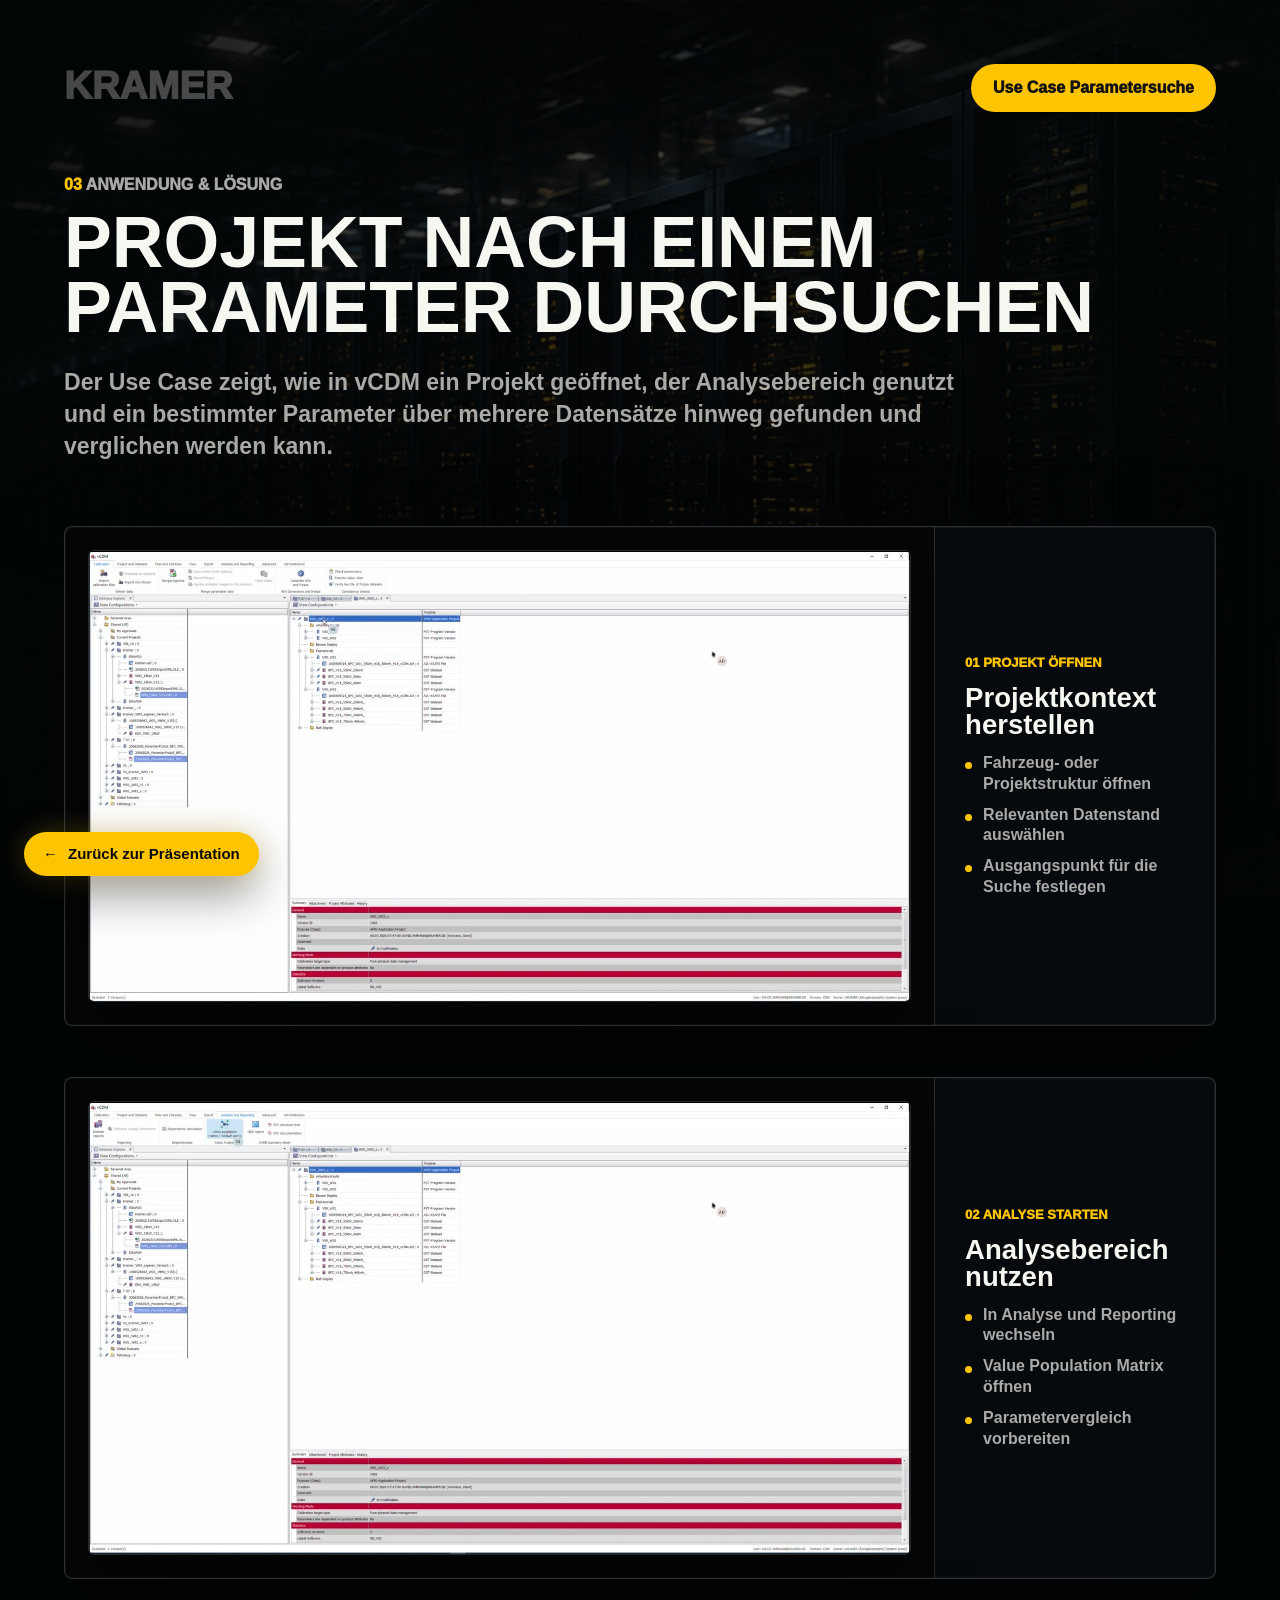
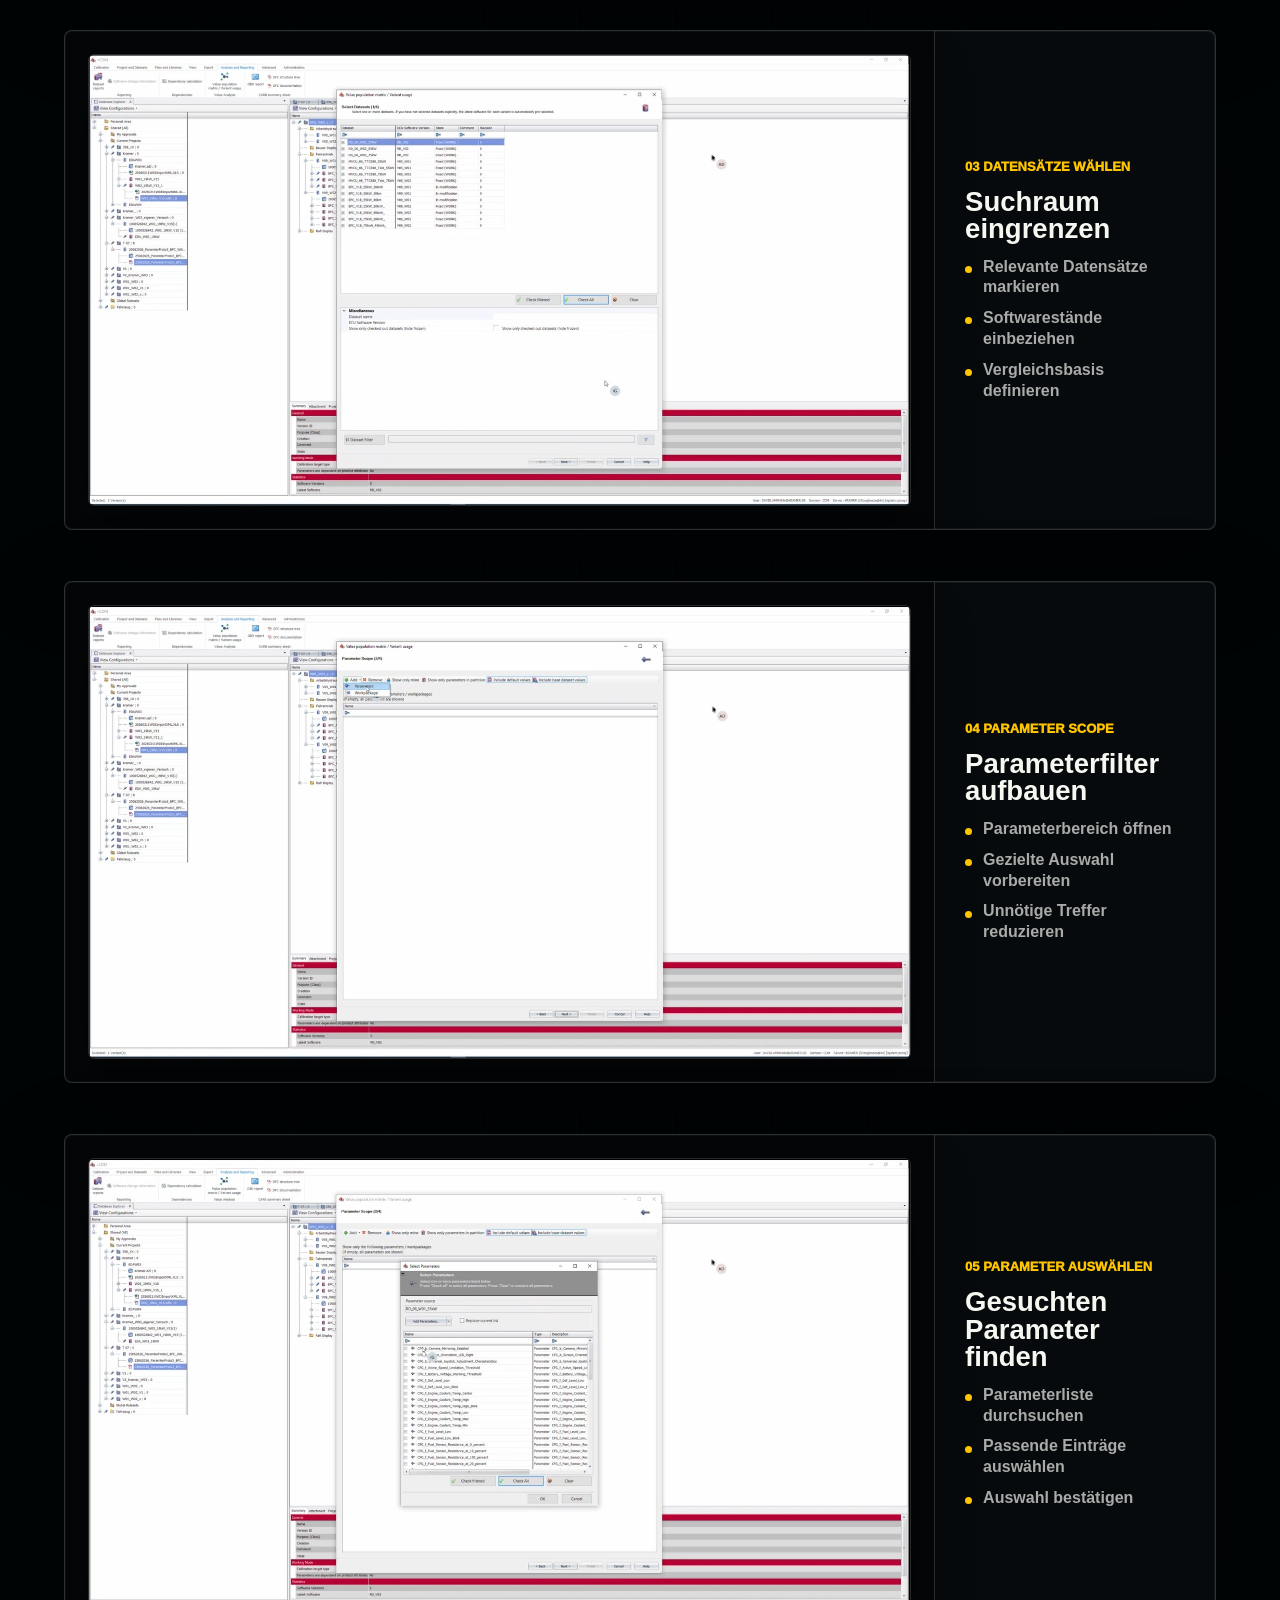
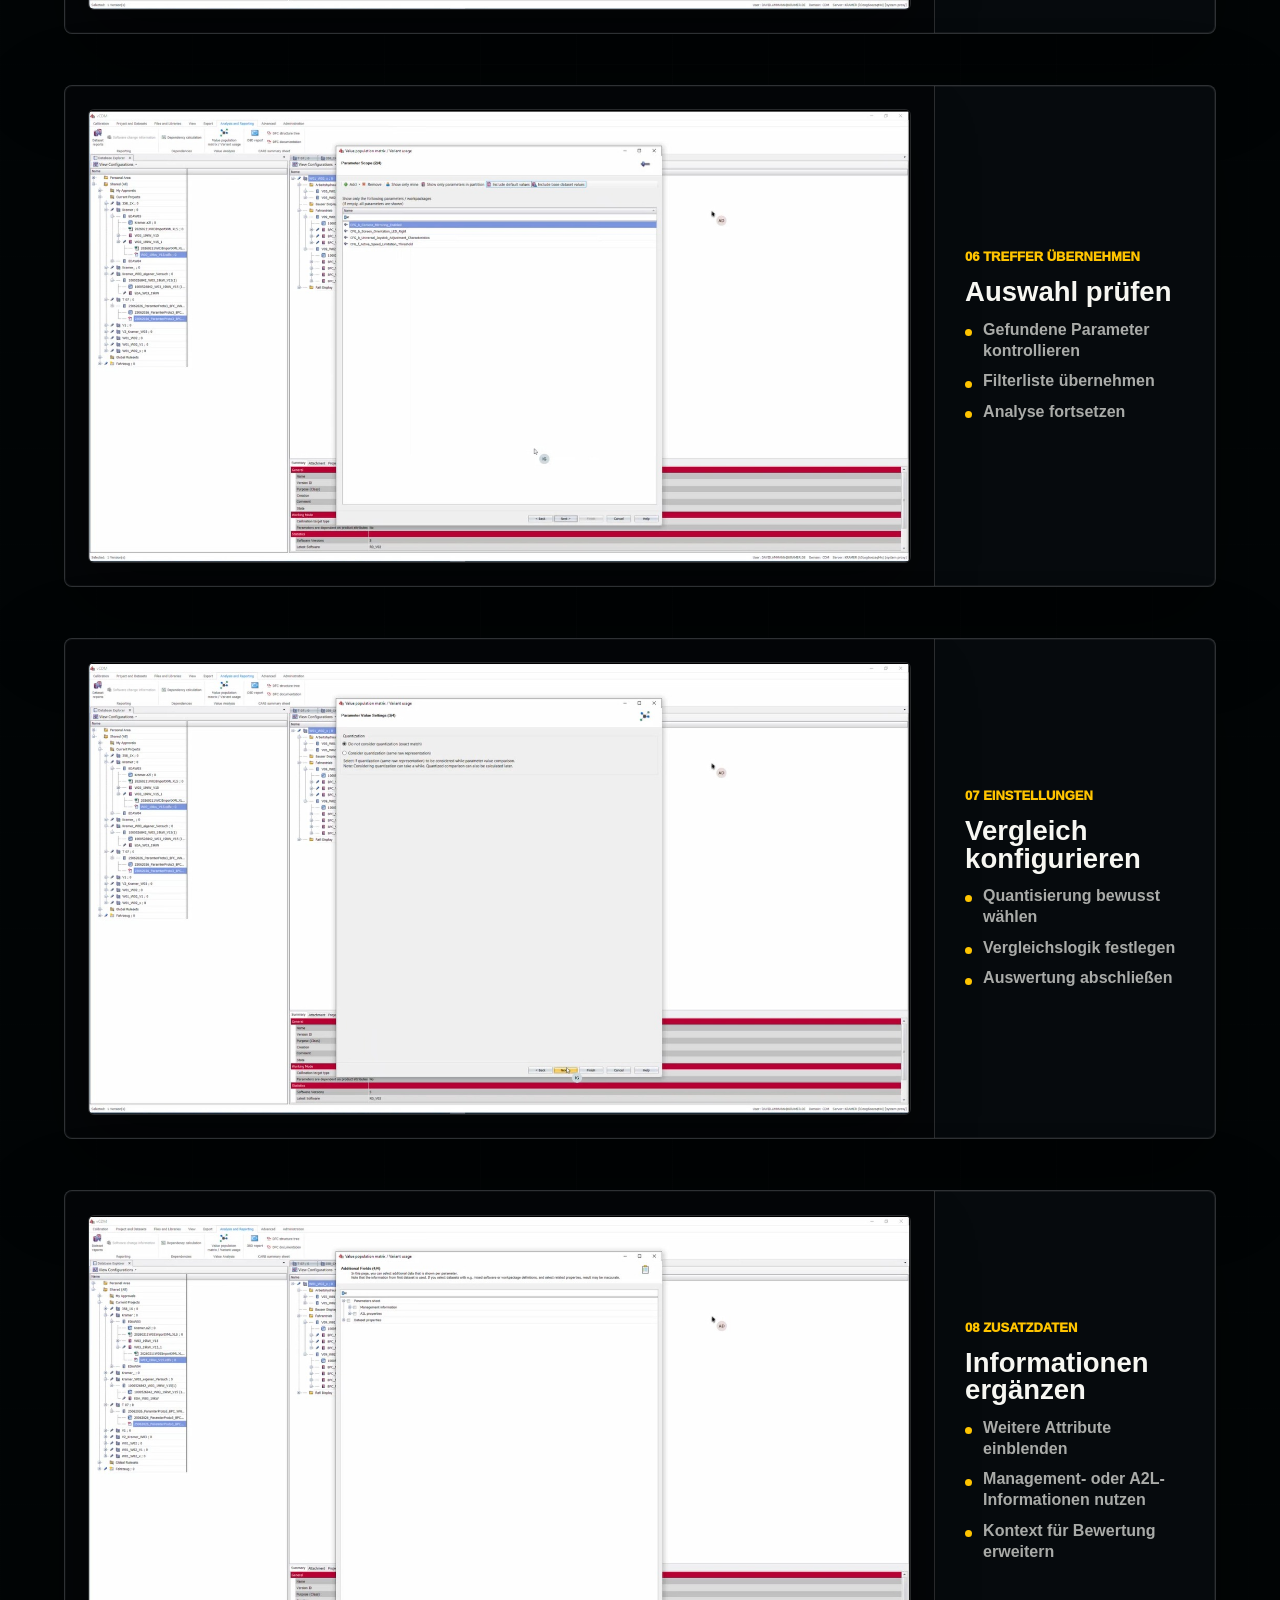
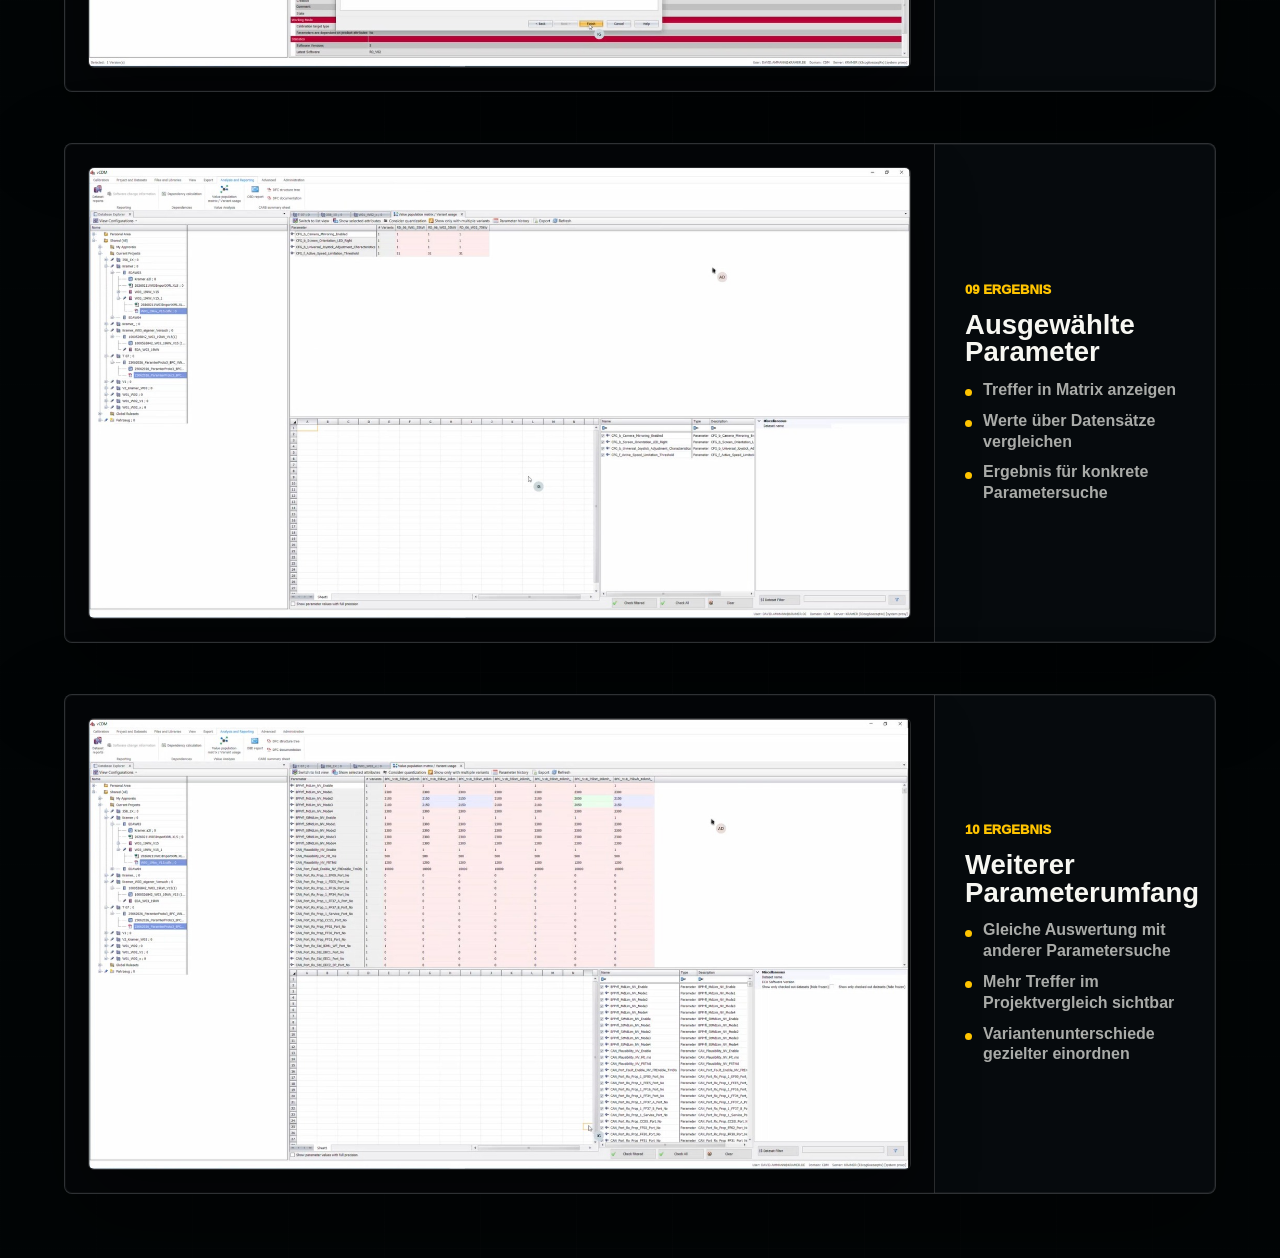
<file: vcdm_parameter_suche_erleben.html>
<!DOCTYPE html>
<html lang="de">
  <head>
    <meta charset="UTF-8" />
    <meta name="viewport" content="width=device-width, initial-scale=1.0" />
    <title>Use Case: Projekt nach Parameter durchsuchen</title>
    <link rel="stylesheet" href="css/vendor/fontawesome.min.css" />
    <style>
      :root {
        color-scheme: dark;
        --yellow: #ffc400;
        --bg: #020506;
        --panel: rgba(8, 13, 16, 0.84);
        --line: rgba(255, 255, 255, 0.16);
        --text: #f7f7f2;
        --muted: rgba(247, 247, 242, 0.68);
      }

      * {
        box-sizing: border-box;
      }

      body {
        margin: 0;
        min-height: 100vh;
        font-family: Arial, Helvetica, sans-serif;
        color: var(--text);
        background:
          linear-gradient(90deg, rgba(2, 5, 6, 0.94), rgba(2, 5, 6, 0.7) 48%, rgba(2, 5, 6, 0.92)),
          linear-gradient(rgba(255, 255, 255, 0.035) 1px, transparent 1px),
          linear-gradient(90deg, rgba(255, 255, 255, 0.035) 1px, transparent 1px),
          url("assets/images/vcdm/vcdm-center.jpeg") center / cover fixed,
          var(--bg);
        background-size: auto, 96px 96px, 96px 96px, cover, auto;
      }

      .page {
        min-height: 100vh;
        padding: clamp(28px, 5vw, 64px);
      }

      .brand {
        display: flex;
        justify-content: space-between;
        align-items: flex-start;
        gap: 24px;
        margin-bottom: clamp(34px, 5vw, 70px);
      }

      .logo {
        color: rgba(247, 247, 242, 0.28);
        font-size: clamp(30px, 3vw, 48px);
        font-weight: 950;
      }

      .badge {
        display: inline-flex;
        align-items: center;
        min-height: 48px;
        padding: 0 22px;
        border-radius: 999px;
        background: var(--yellow);
        color: #111;
        font-weight: 950;
      }

      .intro {
        max-width: 1200px;
      }

      .kicker {
        margin: 0 0 16px;
        color: var(--muted);
        font-size: 16px;
        font-weight: 950;
        text-transform: uppercase;
      }

      .kicker mark {
        background: none;
        color: var(--yellow);
      }

      h1 {
        margin: 0;
        font-size: clamp(48px, 5.6vw, 106px);
        line-height: 0.9;
        text-transform: uppercase;
      }

      .lead {
        max-width: 900px;
        margin: 28px 0 0;
        color: var(--muted);
        font-size: clamp(20px, 1.8vw, 29px);
        font-weight: 700;
        line-height: 1.38;
      }

      .screenshot-story {
        display: grid;
        gap: clamp(28px, 4vw, 54px);
        margin-top: clamp(34px, 5vw, 72px);
      }

      .screenshot-card {
        display: grid;
        grid-template-columns: minmax(0, 1fr) minmax(280px, 0.28fr);
        overflow: hidden;
        border: 1px solid var(--line);
        border-radius: 8px;
        background: var(--panel);
        box-shadow: 0 34px 92px rgba(0, 0, 0, 0.44), inset 0 0 0 1px rgba(255, 255, 255, 0.06);
        backdrop-filter: blur(18px);
      }

      .screenshot-frame {
        padding: clamp(14px, 1.8vw, 24px);
        border-right: 1px solid var(--line);
        background: rgba(0, 0, 0, 0.36);
      }

      .screenshot-frame img {
        width: 100%;
        display: block;
        border: 1px solid rgba(255, 255, 255, 0.14);
        border-radius: 6px;
        box-shadow: 0 24px 64px rgba(0, 0, 0, 0.4);
      }

      .screenshot-note {
        display: grid;
        align-content: center;
        gap: 14px;
        padding: clamp(22px, 2.35vw, 34px);
      }

      .screenshot-note span {
        color: var(--yellow);
        font-size: 13px;
        font-weight: 950;
        text-transform: uppercase;
      }

      .screenshot-note h2 {
        margin: 0;
        font-size: clamp(26px, 2.15vw, 38px);
        line-height: 1;
      }

      .screenshot-note ul {
        display: grid;
        gap: 10px;
        margin: 0;
        padding: 0;
        list-style: none;
      }

      .screenshot-note li {
        position: relative;
        padding-left: 18px;
        color: var(--muted);
        font-size: clamp(16px, 1.15vw, 20px);
        font-weight: 700;
        line-height: 1.3;
      }

      .screenshot-note li::before {
        content: "";
        position: absolute;
        left: 0;
        top: 0.58em;
        width: 7px;
        height: 7px;
        border-radius: 999px;
        background: var(--yellow);
      }

      .presentation-back-button {
        position: fixed;
        z-index: 99999;
        left: 24px;
        bottom: 24px;
        display: inline-flex;
        align-items: center;
        gap: 10px;
        padding: 13px 18px;
        border: 1px solid rgba(255, 196, 0, 0.72);
        border-radius: 999px;
        background: var(--yellow);
        color: #090909;
        font: 900 15px/1.1 "Segoe UI", Arial, sans-serif;
        box-shadow: 0 18px 46px rgba(0, 0, 0, 0.42), 0 0 28px rgba(255, 196, 0, 0.24);
        cursor: pointer;
      }

      .presentation-back-button:hover {
        transform: translateY(-1px);
        filter: brightness(1.04);
      }

      @media (max-width: 1100px) {
        .screenshot-card {
          grid-template-columns: 1fr;
        }

        .screenshot-frame {
          border-right: 0;
          border-bottom: 1px solid var(--line);
        }
      }

      @media (max-width: 720px) {
        .page {
          padding: 22px 18px 92px;
        }

        .brand {
          flex-direction: column;
        }
      }

      @media print {
        .presentation-back-button {
          display: none;
        }
      }
    </style>
  </head>
  <body>
    <main class="page">
      <header class="brand">
        <div class="logo">KRAMER</div>
        <div class="badge">Use Case Parametersuche</div>
      </header>

      <section class="intro">
        <p class="kicker"><mark>03</mark> Anwendung &amp; Lösung</p>
        <h1>Projekt nach einem Parameter durchsuchen</h1>
        <p class="lead">Der Use Case zeigt, wie in vCDM ein Projekt geöffnet, der Analysebereich genutzt und ein bestimmter Parameter über mehrere Datensätze hinweg gefunden und verglichen werden kann.</p>
      </section>

      <section class="screenshot-story" aria-label="Screenshots zum Use Case Parametersuche in vCDM">
        <article class="screenshot-card">
          <div class="screenshot-frame"><img src="assets/images/vcdm/vcdm-parameter-suche-01.jpeg" alt="vCDM Projekt mit geöffnetem Datenbaum" /></div>
          <div class="screenshot-note"><span>01 Projekt öffnen</span><h2>Projektkontext herstellen</h2><ul><li>Fahrzeug- oder Projektstruktur öffnen</li><li>Relevanten Datenstand auswählen</li><li>Ausgangspunkt für die Suche festlegen</li></ul></div>
        </article>

        <article class="screenshot-card">
          <div class="screenshot-frame"><img src="assets/images/vcdm/vcdm-parameter-suche-02.jpeg" alt="vCDM Analyse und Reporting Bereich" /></div>
          <div class="screenshot-note"><span>02 Analyse starten</span><h2>Analysebereich nutzen</h2><ul><li>In Analyse und Reporting wechseln</li><li>Value Population Matrix öffnen</li><li>Parametervergleich vorbereiten</li></ul></div>
        </article>

        <article class="screenshot-card">
          <div class="screenshot-frame"><img src="assets/images/vcdm/vcdm-parameter-suche-03.jpeg" alt="Dialog zur Auswahl von Datensätzen" /></div>
          <div class="screenshot-note"><span>03 Datensätze wählen</span><h2>Suchraum eingrenzen</h2><ul><li>Relevante Datensätze markieren</li><li>Softwarestände einbeziehen</li><li>Vergleichsbasis definieren</li></ul></div>
        </article>

        <article class="screenshot-card">
          <div class="screenshot-frame"><img src="assets/images/vcdm/vcdm-parameter-suche-04.jpeg" alt="Parameter Scope Dialog" /></div>
          <div class="screenshot-note"><span>04 Parameter Scope</span><h2>Parameterfilter aufbauen</h2><ul><li>Parameterbereich öffnen</li><li>Gezielte Auswahl vorbereiten</li><li>Unnötige Treffer reduzieren</li></ul></div>
        </article>

        <article class="screenshot-card">
          <div class="screenshot-frame"><img src="assets/images/vcdm/vcdm-parameter-suche-05.jpeg" alt="Parameterauswahl im Dialog" /></div>
          <div class="screenshot-note"><span>05 Parameter auswählen</span><h2>Gesuchten Parameter finden</h2><ul><li>Parameterliste durchsuchen</li><li>Passende Einträge auswählen</li><li>Auswahl bestätigen</li></ul></div>
        </article>

        <article class="screenshot-card">
          <div class="screenshot-frame"><img src="assets/images/vcdm/vcdm-parameter-suche-06.jpeg" alt="Gefilterte Parameterliste" /></div>
          <div class="screenshot-note"><span>06 Treffer übernehmen</span><h2>Auswahl prüfen</h2><ul><li>Gefundene Parameter kontrollieren</li><li>Filterliste übernehmen</li><li>Analyse fortsetzen</li></ul></div>
        </article>

        <article class="screenshot-card">
          <div class="screenshot-frame"><img src="assets/images/vcdm/vcdm-parameter-suche-07.jpeg" alt="Parametereinstellungen für die Auswertung" /></div>
          <div class="screenshot-note"><span>07 Einstellungen</span><h2>Vergleich konfigurieren</h2><ul><li>Quantisierung bewusst wählen</li><li>Vergleichslogik festlegen</li><li>Auswertung abschließen</li></ul></div>
        </article>

        <article class="screenshot-card">
          <div class="screenshot-frame"><img src="assets/images/vcdm/vcdm-parameter-suche-08.jpeg" alt="Zusätzliche Felder für die Auswertung" /></div>
          <div class="screenshot-note"><span>08 Zusatzdaten</span><h2>Informationen ergänzen</h2><ul><li>Weitere Attribute einblenden</li><li>Management- oder A2L-Informationen nutzen</li><li>Kontext für Bewertung erweitern</li></ul></div>
        </article>

        <article class="screenshot-card">
          <div class="screenshot-frame"><img src="assets/images/vcdm/vcdm-parameter-suche-09.jpeg" alt="Ergebnis der Value Population Matrix" /></div>
          <div class="screenshot-note"><span>09 Ergebnis</span><h2>Ausgewählte Parameter</h2><ul><li>Treffer in Matrix anzeigen</li><li>Werte über Datensätze vergleichen</li><li>Ergebnis für konkrete Parametersuche</li></ul></div>
        </article>

        <article class="screenshot-card">
          <div class="screenshot-frame"><img src="assets/images/vcdm/vcdm-parameter-suche-10.jpeg" alt="Ausgefüllte Vergleichsmatrix mit mehreren Parametern" /></div>
          <div class="screenshot-note"><span>10 Ergebnis</span><h2>Weiterer Parameterumfang</h2><ul><li>Gleiche Auswertung mit anderer Parametersuche</li><li>Mehr Treffer im Projektvergleich sichtbar</li><li>Variantenunterschiede gezielter einordnen</li></ul></div>
        </article>
      </section>
    </main>

    <button class="presentation-back-button" type="button" onclick="returnToPresentation('index.html#vcdm-parameter-search-entry');" aria-label="Zurück zur Präsentation"><span>←</span> Zurück zur Präsentation</button>
  <script>
function returnToPresentation(fallbackUrl) {
  if (window.opener && !window.opener.closed) {
    window.opener.focus();
    window.close();
    return;
  }
  location.href = fallbackUrl;
}
</script>
</body>
</html>
</file>
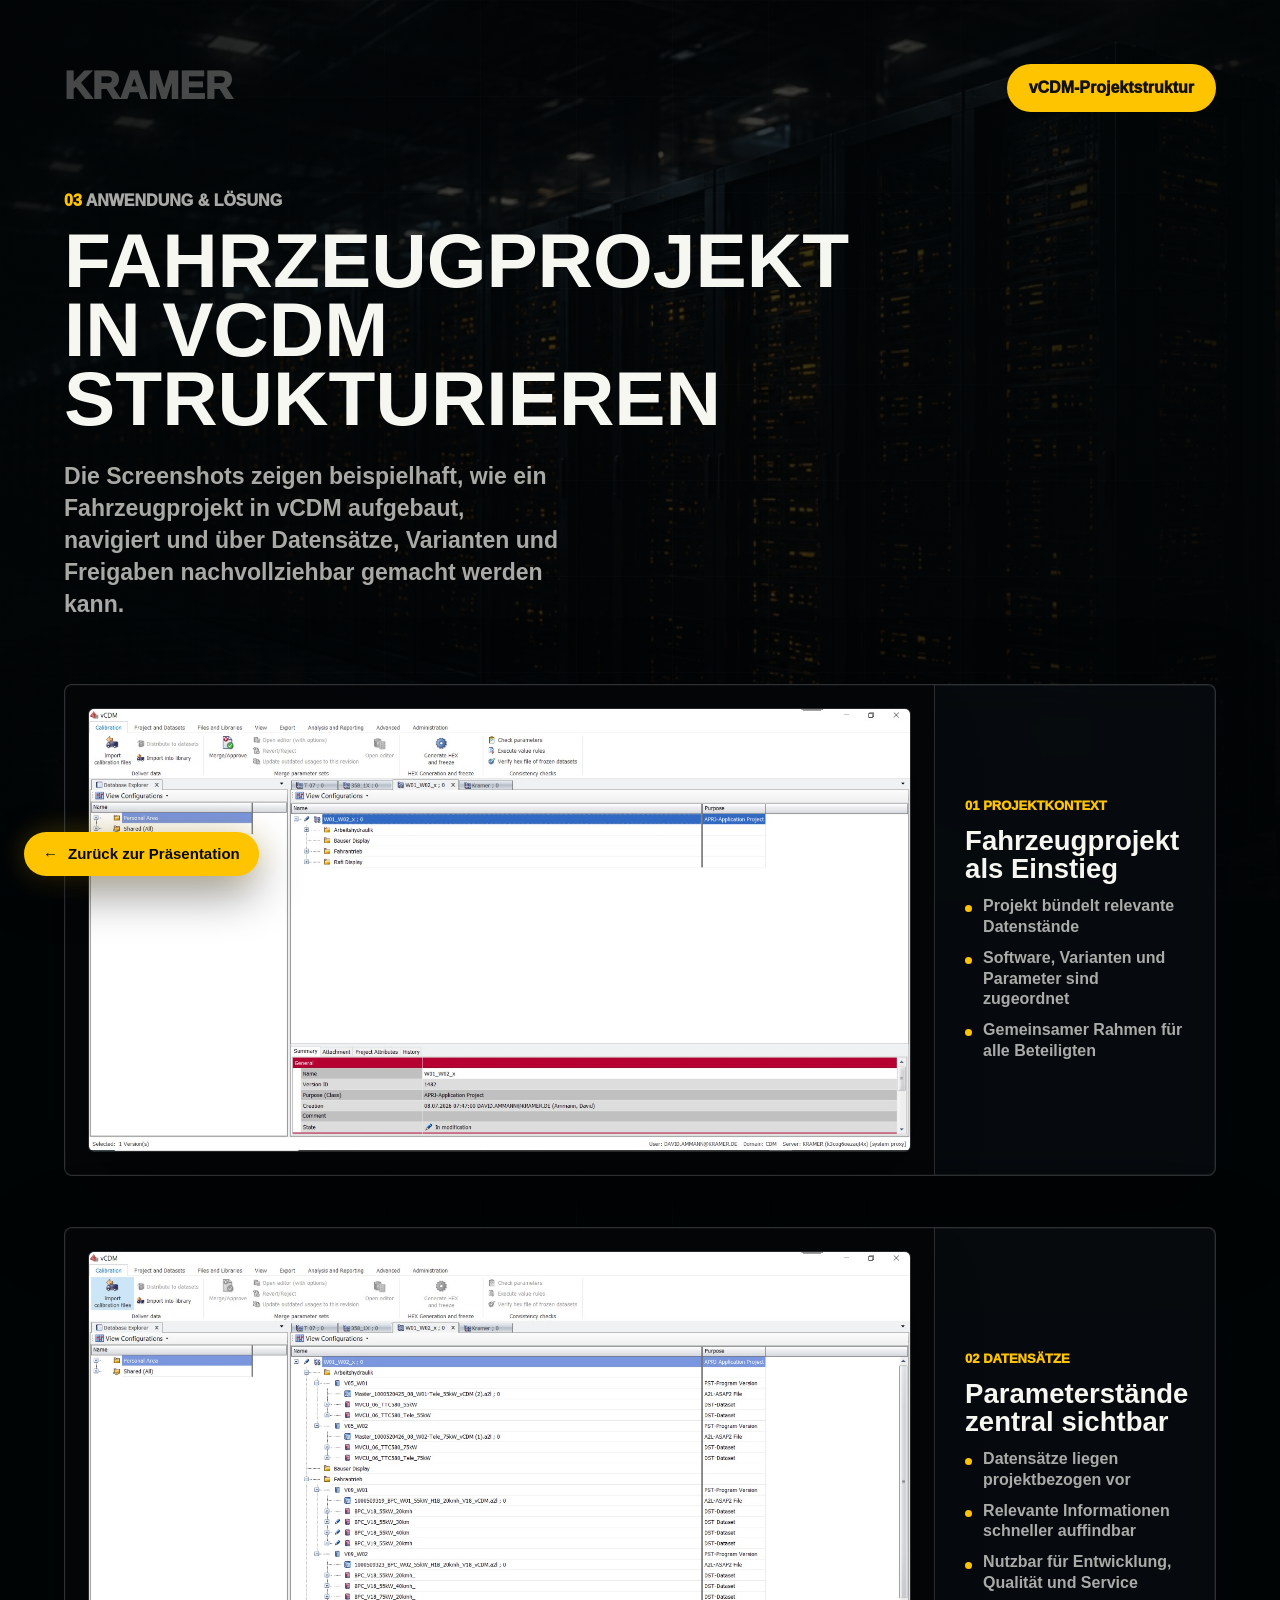
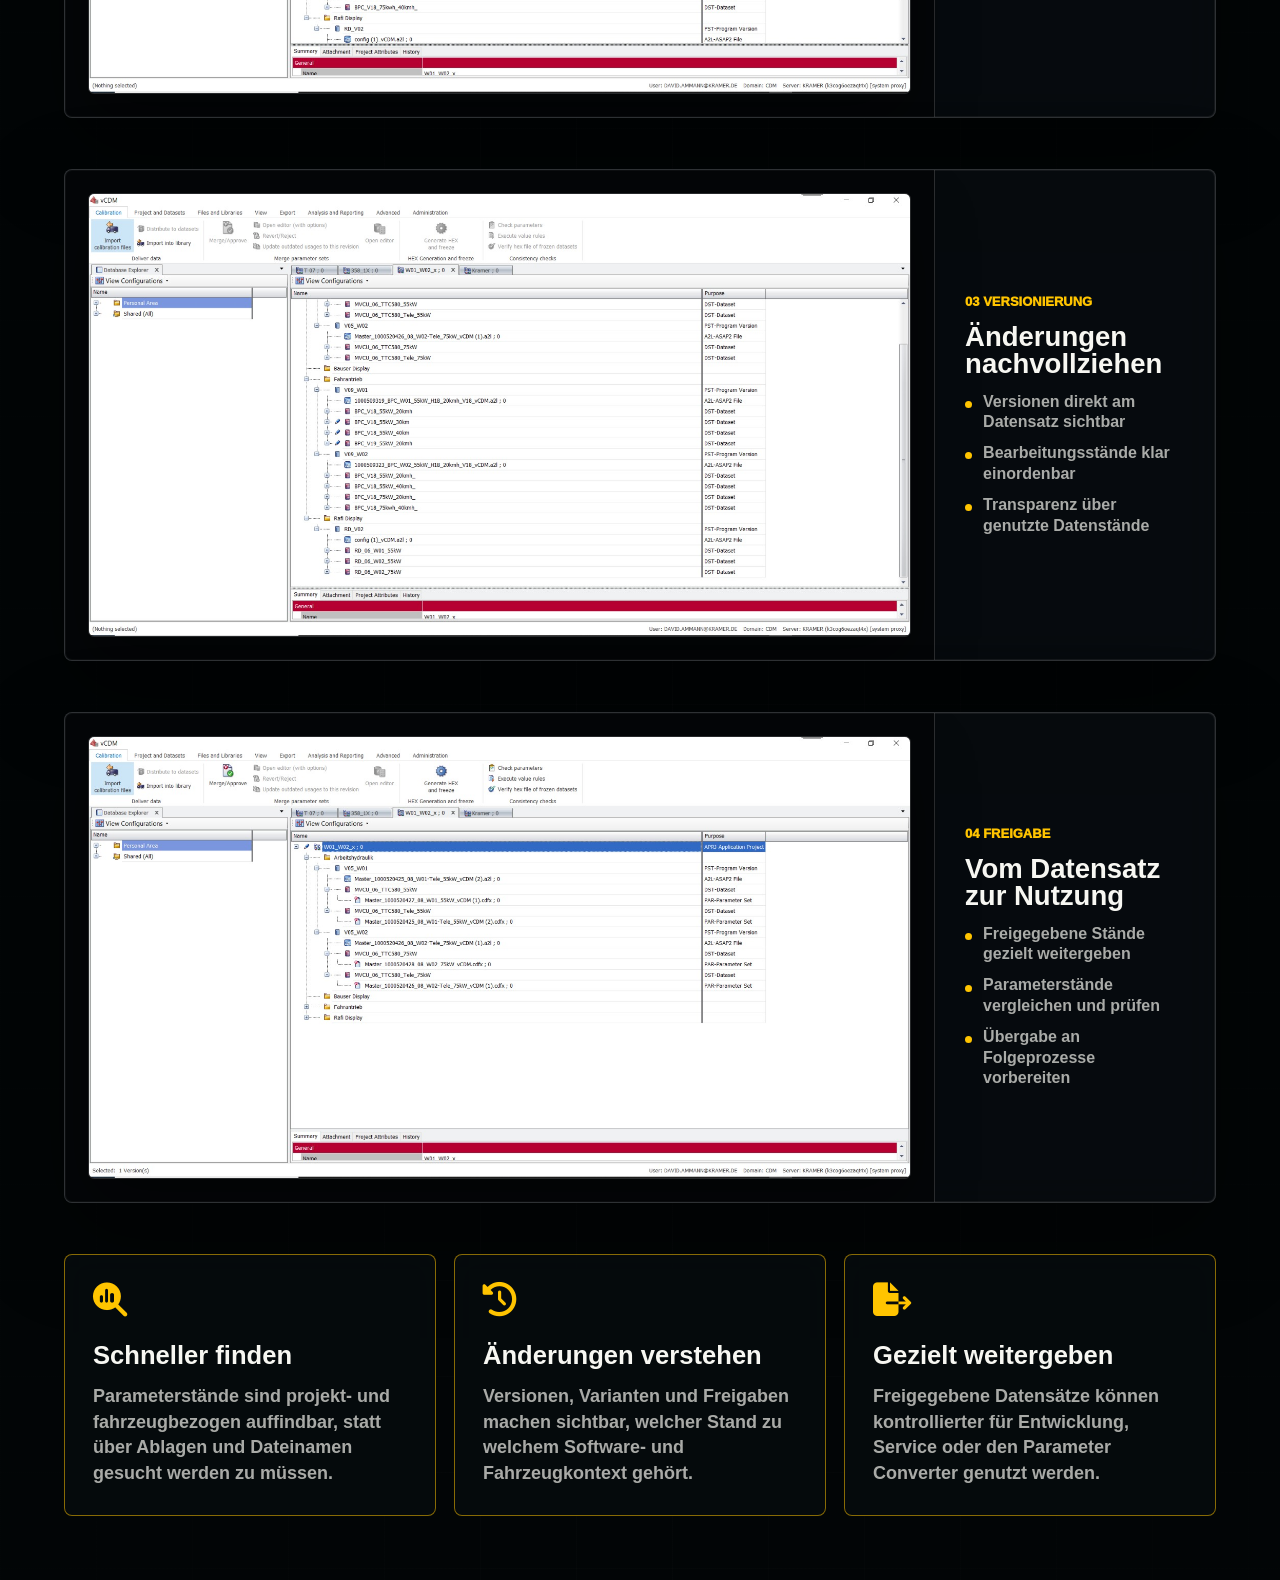
<file: vcdm_projektstruktur_erleben.html>
<!DOCTYPE html>
<html lang="de">
  <head>
    <meta charset="UTF-8" />
    <meta name="viewport" content="width=device-width, initial-scale=1.0" />
    <title>vCDM-Projektstruktur erleben</title>
    <link rel="stylesheet" href="css/vendor/fontawesome.min.css" />
    <style>
      :root {
        color-scheme: dark;
        --yellow: #ffc400;
        --bg: #020506;
        --panel: rgba(8, 13, 16, 0.82);
        --panel-soft: rgba(255, 255, 255, 0.055);
        --line: rgba(255, 255, 255, 0.16);
        --yellow-line: rgba(255, 196, 0, 0.52);
        --text: #f7f7f2;
        --muted: rgba(247, 247, 242, 0.68);
      }

      * {
        box-sizing: border-box;
      }

      body {
        margin: 0;
        min-height: 100vh;
        font-family: Arial, Helvetica, sans-serif;
        color: var(--text);
        background:
          linear-gradient(90deg, rgba(2, 5, 6, 0.94), rgba(2, 5, 6, 0.7) 48%, rgba(2, 5, 6, 0.92)),
          linear-gradient(rgba(255, 255, 255, 0.035) 1px, transparent 1px),
          linear-gradient(90deg, rgba(255, 255, 255, 0.035) 1px, transparent 1px),
          url("assets/images/vcdm/vcdm-center.jpeg") center / cover fixed,
          var(--bg);
        background-size: auto, 96px 96px, 96px 96px, cover, auto;
      }

      a {
        color: inherit;
        text-decoration: none;
      }

      .page {
        min-height: 100vh;
        padding: clamp(28px, 5vw, 64px);
      }

      .brand {
        display: flex;
        justify-content: space-between;
        align-items: flex-start;
        gap: 24px;
        margin-bottom: clamp(34px, 5vw, 70px);
      }

      .logo {
        color: rgba(247, 247, 242, 0.28);
        font-size: clamp(30px, 3vw, 48px);
        font-weight: 950;
        letter-spacing: 0;
      }

      .badge {
        display: inline-flex;
        align-items: center;
        min-height: 48px;
        padding: 0 22px;
        border-radius: 999px;
        background: var(--yellow);
        color: #111;
        font-weight: 950;
      }

      .hero {
        display: grid;
        grid-template-columns: minmax(0, 0.9fr) minmax(460px, 1.1fr);
        gap: clamp(28px, 4vw, 58px);
        align-items: start;
      }

      .intro {
        padding-top: 16px;
      }

      .kicker {
        margin: 0 0 16px;
        color: var(--muted);
        font-size: 16px;
        font-weight: 950;
        text-transform: uppercase;
      }

      .kicker mark {
        background: none;
        color: var(--yellow);
      }

      h1 {
        max-width: 920px;
        margin: 0;
        font-size: clamp(52px, 6vw, 112px);
        line-height: 0.9;
        text-transform: uppercase;
      }

      .lead {
        max-width: 780px;
        margin: 28px 0 0;
        color: var(--muted);
        font-size: clamp(20px, 1.8vw, 29px);
        font-weight: 700;
        line-height: 1.38;
      }

      .screenshot-story {
        display: grid;
        gap: clamp(28px, 4vw, 56px);
        margin-top: clamp(34px, 5vw, 72px);
      }

      .screenshot-card {
        display: grid;
        grid-template-columns: minmax(0, 1fr) minmax(280px, 0.28fr);
        gap: 0;
        overflow: hidden;
        border: 1px solid var(--line);
        border-radius: 8px;
        background: var(--panel);
        box-shadow: 0 34px 92px rgba(0, 0, 0, 0.44), inset 0 0 0 1px rgba(255, 255, 255, 0.06);
        backdrop-filter: blur(18px);
      }

      .screenshot-frame {
        min-height: 0;
        padding: clamp(14px, 1.8vw, 24px);
        border-right: 1px solid var(--line);
        background: rgba(0, 0, 0, 0.36);
      }

      .screenshot-frame img {
        width: 100%;
        display: block;
        border: 1px solid rgba(255, 255, 255, 0.14);
        border-radius: 6px;
        box-shadow: 0 24px 64px rgba(0, 0, 0, 0.4);
      }

      .screenshot-note {
        display: grid;
        align-content: center;
        gap: 14px;
        padding: clamp(22px, 2.35vw, 34px);
      }

      .screenshot-note span {
        color: var(--yellow);
        font-size: 13px;
        font-weight: 950;
        text-transform: uppercase;
      }

      .screenshot-note h2 {
        margin: 0;
        font-size: clamp(26px, 2.15vw, 38px);
        line-height: 1;
      }

      .screenshot-note ul {
        display: grid;
        gap: 10px;
        margin: 0;
        padding: 0;
        list-style: none;
      }

      .screenshot-note li {
        position: relative;
        padding-left: 18px;
        color: var(--muted);
        font-size: clamp(16px, 1.15vw, 20px);
        font-weight: 700;
        line-height: 1.3;
      }

      .screenshot-note li::before {
        content: "";
        position: absolute;
        left: 0;
        top: 0.58em;
        width: 7px;
        height: 7px;
        border-radius: 999px;
        background: var(--yellow);
      }

      .structure-card {
        border: 1px solid var(--line);
        border-radius: 8px;
        background: var(--panel);
        box-shadow: 0 34px 92px rgba(0, 0, 0, 0.44), inset 0 0 0 1px rgba(255, 255, 255, 0.06);
        backdrop-filter: blur(18px);
        overflow: hidden;
      }

      .structure-header {
        display: flex;
        justify-content: space-between;
        gap: 18px;
        padding: 26px 30px;
        border-bottom: 1px solid var(--line);
      }

      .structure-header p {
        margin: 0;
        color: var(--muted);
        font-weight: 850;
      }

      .structure-header strong {
        display: block;
        margin-top: 6px;
        color: var(--text);
        font-size: 28px;
      }

      .status {
        color: var(--yellow);
        font-size: 15px;
        font-weight: 950;
        text-transform: uppercase;
      }

      .tree {
        padding: 30px;
        display: grid;
        gap: 14px;
      }

      .tree-row {
        display: grid;
        grid-template-columns: 60px 1fr auto;
        align-items: center;
        gap: 18px;
        min-height: 74px;
        padding: 14px 16px;
        border: 1px solid rgba(255, 255, 255, 0.12);
        border-radius: 8px;
        background: var(--panel-soft);
      }

      .tree-row i {
        width: 48px;
        height: 48px;
        display: grid;
        place-items: center;
        border-radius: 999px;
        background: rgba(255, 196, 0, 0.14);
        color: var(--yellow);
        font-size: 20px;
      }

      .tree-row p {
        margin: 0;
      }

      .tree-row span {
        display: block;
        color: var(--muted);
        font-size: 14px;
        font-weight: 950;
        text-transform: uppercase;
      }

      .tree-row strong {
        display: block;
        margin-top: 4px;
        font-size: 22px;
      }

      .tag {
        padding: 8px 12px;
        border-radius: 999px;
        background: rgba(255, 196, 0, 0.12);
        color: var(--yellow);
        font-size: 13px;
        font-weight: 950;
        white-space: nowrap;
      }

      .value-grid {
        display: grid;
        grid-template-columns: repeat(3, 1fr);
        gap: 18px;
        margin-top: clamp(30px, 4vw, 56px);
      }

      .value-card {
        min-height: 210px;
        padding: 28px;
        border: 1px solid var(--yellow-line);
        border-radius: 8px;
        background: rgba(8, 13, 16, 0.7);
        backdrop-filter: blur(14px);
      }

      .value-card i {
        color: var(--yellow);
        font-size: 34px;
        margin-bottom: 24px;
      }

      .value-card h2 {
        margin: 0 0 14px;
        font-size: clamp(24px, 2vw, 34px);
      }

      .value-card p {
        margin: 0;
        color: var(--muted);
        font-size: 18px;
        font-weight: 700;
        line-height: 1.42;
      }

      .presentation-back-button {
        position: fixed;
        z-index: 99999;
        left: 24px;
        bottom: 24px;
        display: inline-flex;
        align-items: center;
        gap: 10px;
        padding: 13px 18px;
        border: 1px solid rgba(255, 196, 0, 0.72);
        border-radius: 999px;
        background: var(--yellow);
        color: #090909;
        font: 900 15px/1.1 "Segoe UI", Arial, sans-serif;
        box-shadow: 0 18px 46px rgba(0, 0, 0, 0.42), 0 0 28px rgba(255, 196, 0, 0.24);
        cursor: pointer;
      }

      .presentation-back-button:hover {
        transform: translateY(-1px);
        filter: brightness(1.04);
      }

      @media (max-width: 1100px) {
        .hero,
        .value-grid,
        .screenshot-card {
          grid-template-columns: 1fr;
        }

        .screenshot-frame {
          border-right: 0;
          border-bottom: 1px solid var(--line);
        }
      }

      @media (max-width: 720px) {
        .page {
          padding: 22px 18px 92px;
        }

        .brand {
          flex-direction: column;
        }

        .tree-row {
          grid-template-columns: 48px 1fr;
        }

        .tag {
          grid-column: 2;
          justify-self: start;
        }
      }

      @media print {
        .presentation-back-button {
          display: none;
        }
      }
    </style>
  </head>
  <body>
    <main class="page">
      <header class="brand">
        <div class="logo">KRAMER</div>
        <div class="badge">vCDM-Projektstruktur</div>
      </header>

      <section class="hero">
        <div class="intro">
          <p class="kicker"><mark>03</mark> Anwendung &amp; Lösung</p>
          <h1>Fahrzeugprojekt in vCDM strukturieren</h1>
          <p class="lead">Die Screenshots zeigen beispielhaft, wie ein Fahrzeugprojekt in vCDM aufgebaut, navigiert und über Datensätze, Varianten und Freigaben nachvollziehbar gemacht werden kann.</p>
        </div>
      </section>

      <section class="screenshot-story" aria-label="Screenshots zur vCDM-Projektstruktur">
        <article class="screenshot-card">
          <div class="screenshot-frame">
            <img src="assets/images/vcdm/vcdm-projektstruktur-01.jpeg" alt="Screenshot einer vCDM-Projektstruktur" />
          </div>
          <div class="screenshot-note">
            <span>01 Projektkontext</span>
            <h2>Fahrzeugprojekt als Einstieg</h2>
            <ul>
              <li>Projekt bündelt relevante Datenstände</li>
              <li>Software, Varianten und Parameter sind zugeordnet</li>
              <li>Gemeinsamer Rahmen für alle Beteiligten</li>
            </ul>
          </div>
        </article>

        <article class="screenshot-card">
          <div class="screenshot-frame">
            <img src="assets/images/vcdm/vcdm-projektstruktur-02.jpeg" alt="Screenshot einer vCDM-Ansicht mit Datensätzen" />
          </div>
          <div class="screenshot-note">
            <span>02 Datensätze</span>
            <h2>Parameterstände zentral sichtbar</h2>
            <ul>
              <li>Datensätze liegen projektbezogen vor</li>
              <li>Relevante Informationen schneller auffindbar</li>
              <li>Nutzbar für Entwicklung, Qualität und Service</li>
            </ul>
          </div>
        </article>

        <article class="screenshot-card">
          <div class="screenshot-frame">
            <img src="assets/images/vcdm/vcdm-projektstruktur-03.jpeg" alt="Screenshot einer vCDM-Detailansicht" />
          </div>
          <div class="screenshot-note">
            <span>03 Versionierung</span>
            <h2>Änderungen nachvollziehen</h2>
            <ul>
              <li>Versionen direkt am Datensatz sichtbar</li>
              <li>Bearbeitungsstände klar einordenbar</li>
              <li>Transparenz über genutzte Datenstände</li>
            </ul>
          </div>
        </article>

        <article class="screenshot-card">
          <div class="screenshot-frame">
            <img src="assets/images/vcdm/vcdm-projektstruktur-04.jpeg" alt="Screenshot einer vCDM-Übersicht mit Struktur und Kennzahlen" />
          </div>
          <div class="screenshot-note">
            <span>04 Freigabe</span>
            <h2>Vom Datensatz zur Nutzung</h2>
            <ul>
              <li>Freigegebene Stände gezielt weitergeben</li>
              <li>Parameterstände vergleichen und prüfen</li>
              <li>Übergabe an Folgeprozesse vorbereiten</li>
            </ul>
          </div>
        </article>
      </section>

      <section class="value-grid" aria-label="Nutzen der vCDM-Projektstruktur für Kramer">
        <article class="value-card">
          <i class="fa-solid fa-magnifying-glass-chart"></i>
          <h2>Schneller finden</h2>
          <p>Parameterstände sind projekt- und fahrzeugbezogen auffindbar, statt über Ablagen und Dateinamen gesucht werden zu müssen.</p>
        </article>
        <article class="value-card">
          <i class="fa-solid fa-clock-rotate-left"></i>
          <h2>Änderungen verstehen</h2>
          <p>Versionen, Varianten und Freigaben machen sichtbar, welcher Stand zu welchem Software- und Fahrzeugkontext gehört.</p>
        </article>
        <article class="value-card">
          <i class="fa-solid fa-file-export"></i>
          <h2>Gezielt weitergeben</h2>
          <p>Freigegebene Datensätze können kontrollierter für Entwicklung, Service oder den Parameter Converter genutzt werden.</p>
        </article>
      </section>
    </main>

    <button class="presentation-back-button" type="button" onclick="returnToPresentation('index.html#vcdm-project-entry');" aria-label="Zurück zur Präsentation"><span>←</span> Zurück zur Präsentation</button>
  <script>
function returnToPresentation(fallbackUrl) {
  if (window.opener && !window.opener.closed) {
    window.opener.focus();
    window.close();
    return;
  }
  location.href = fallbackUrl;
}
</script>
</body>
</html>
</file>
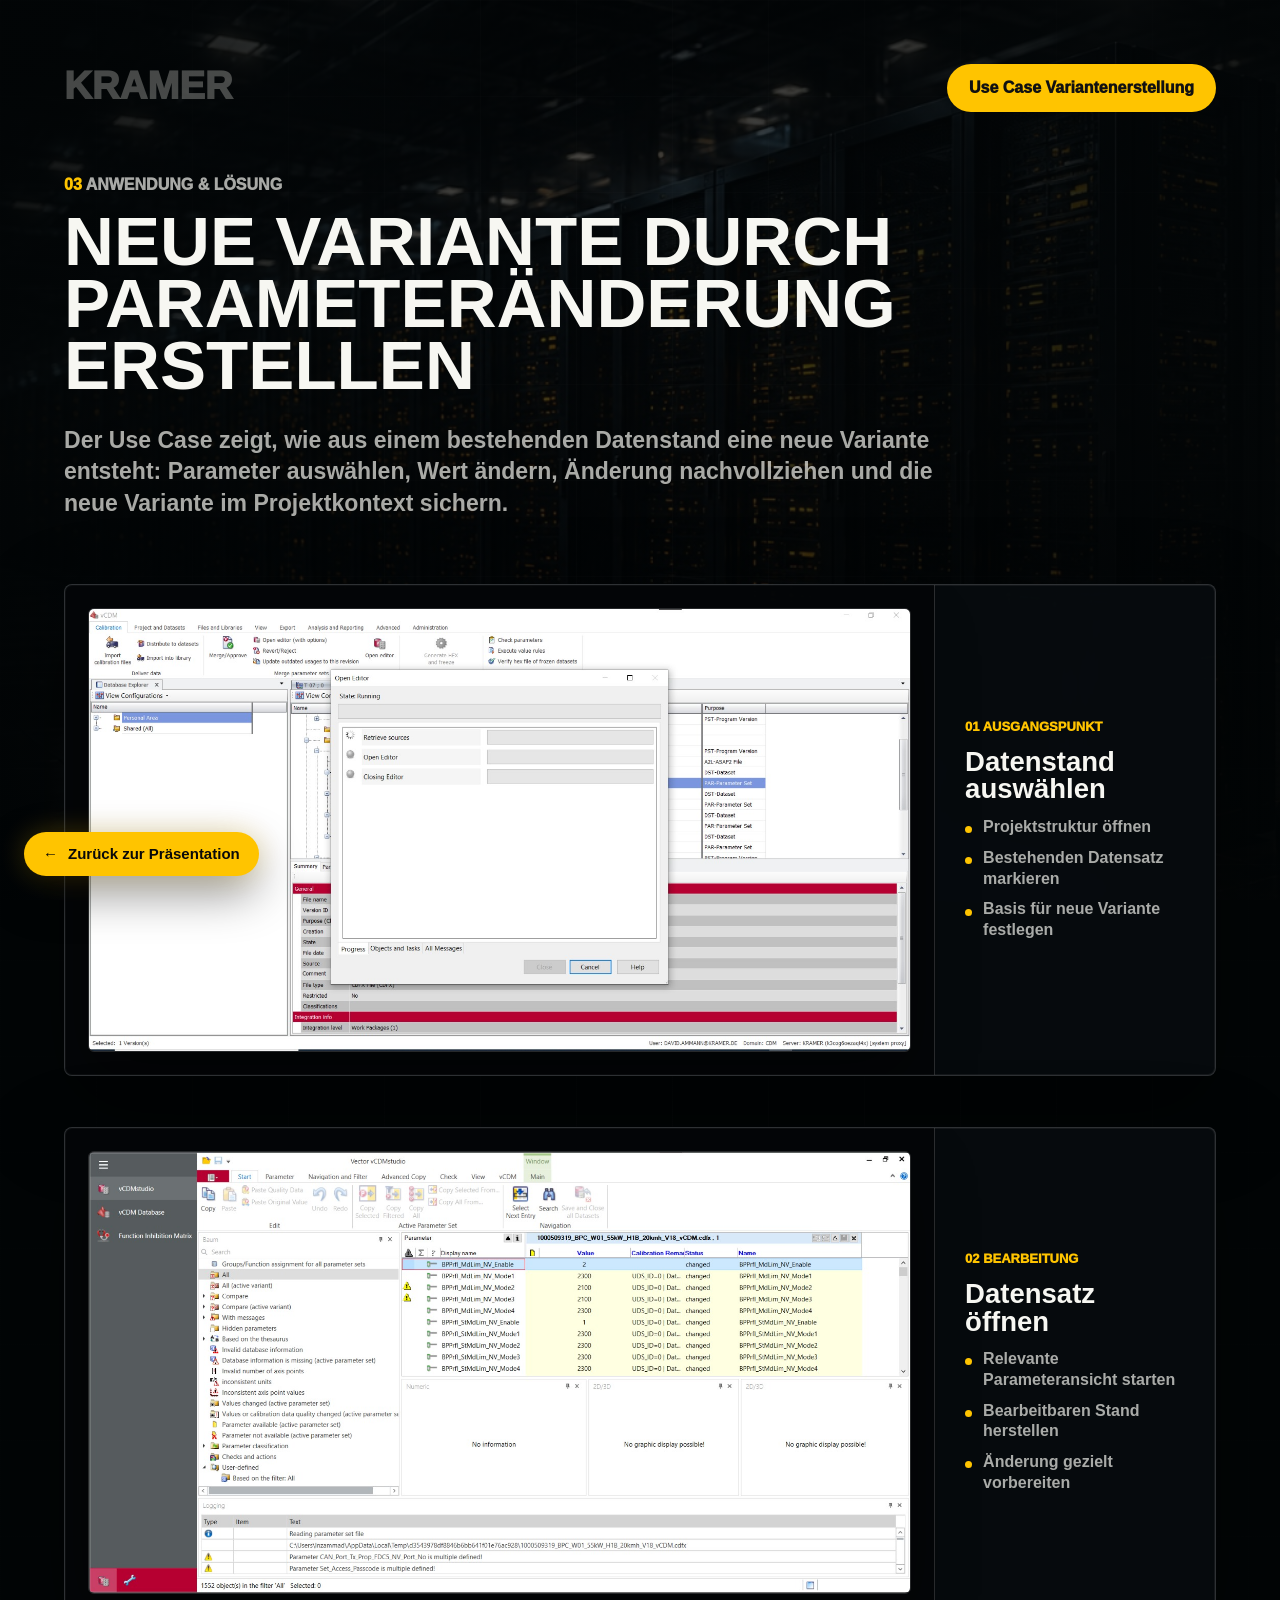
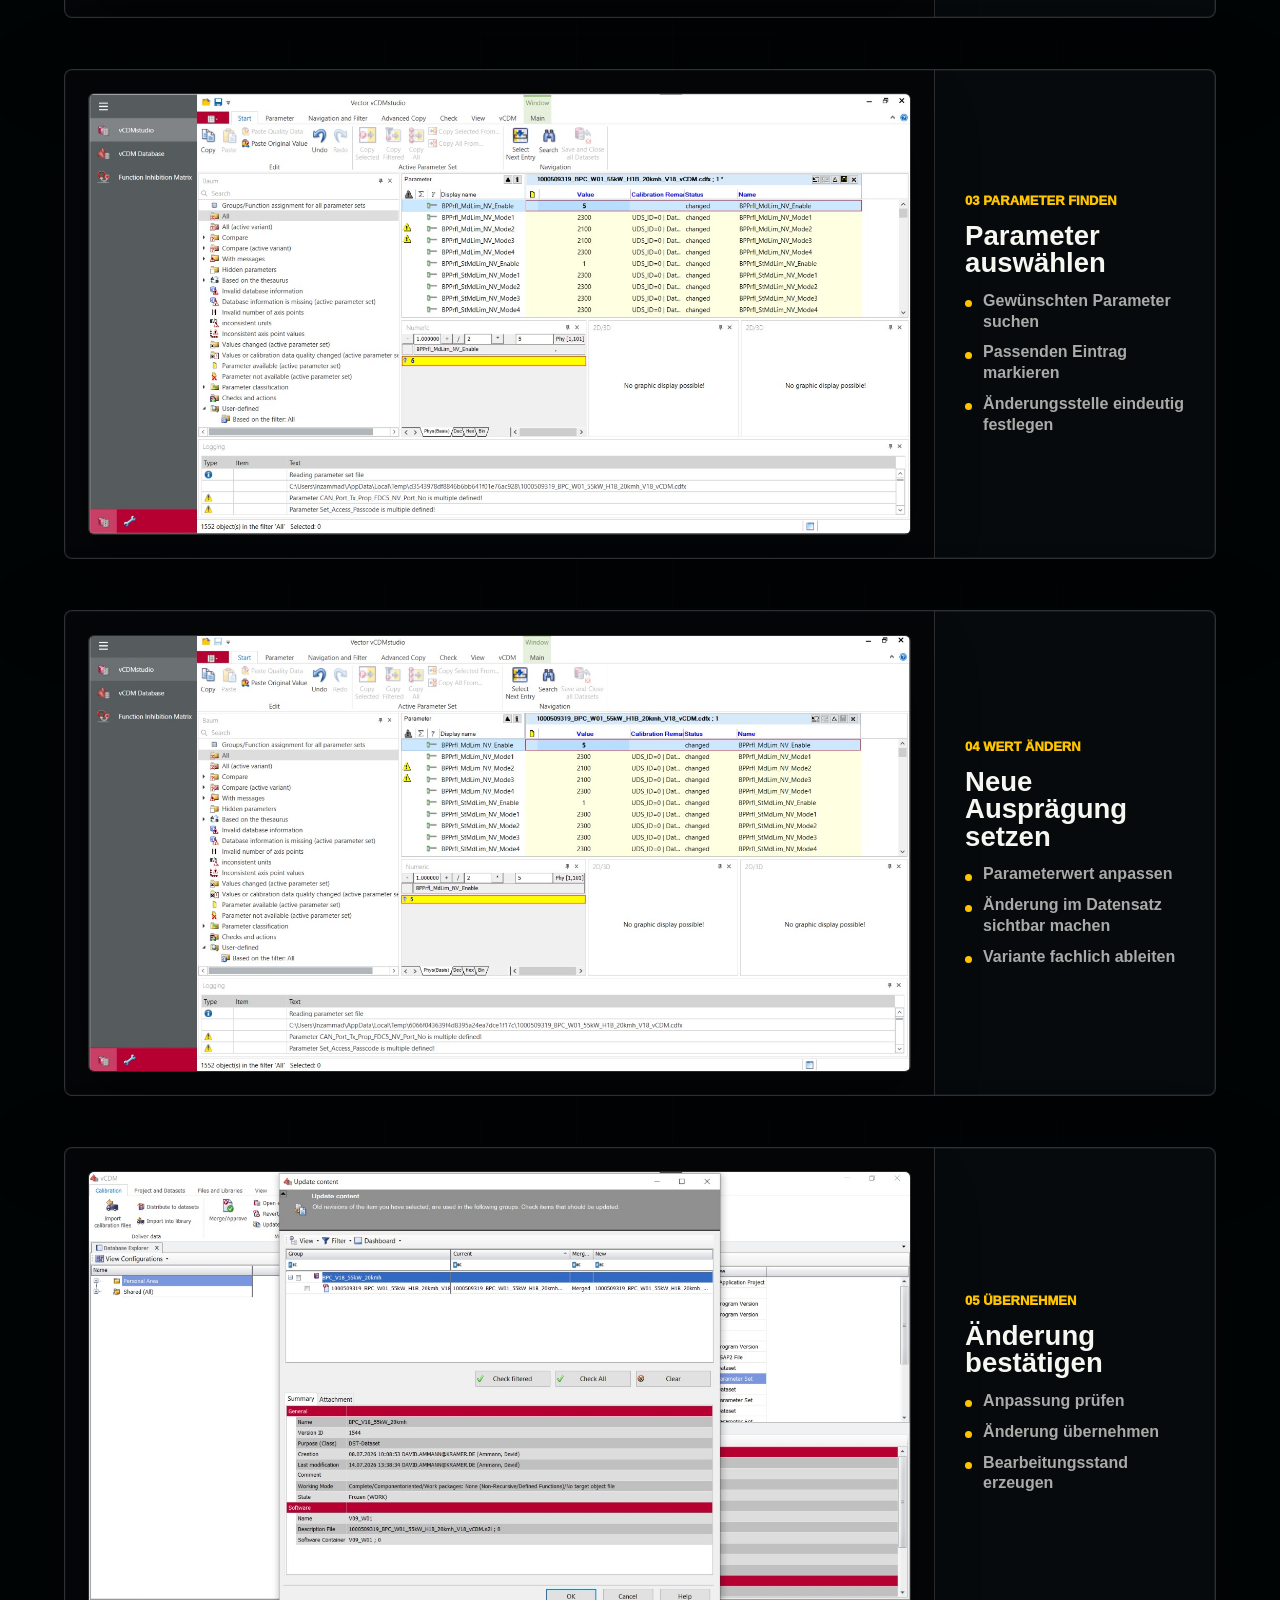
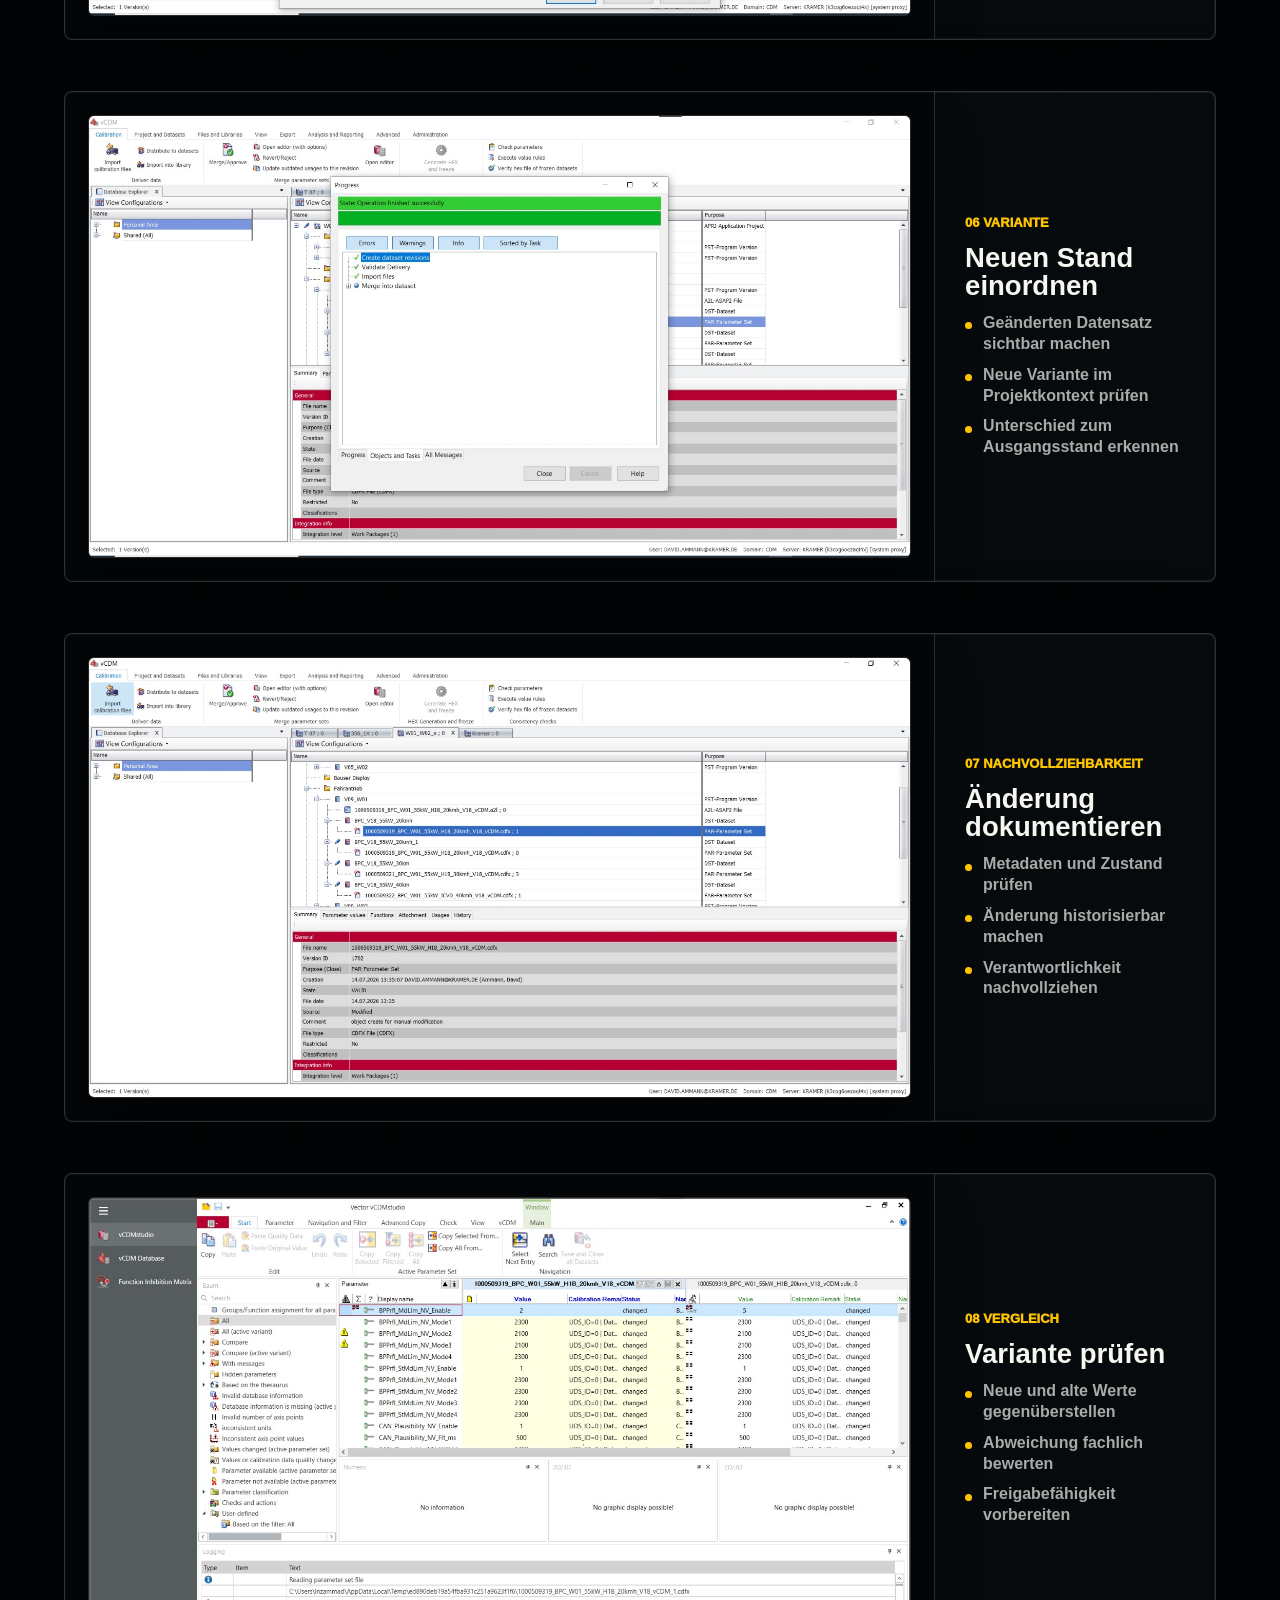
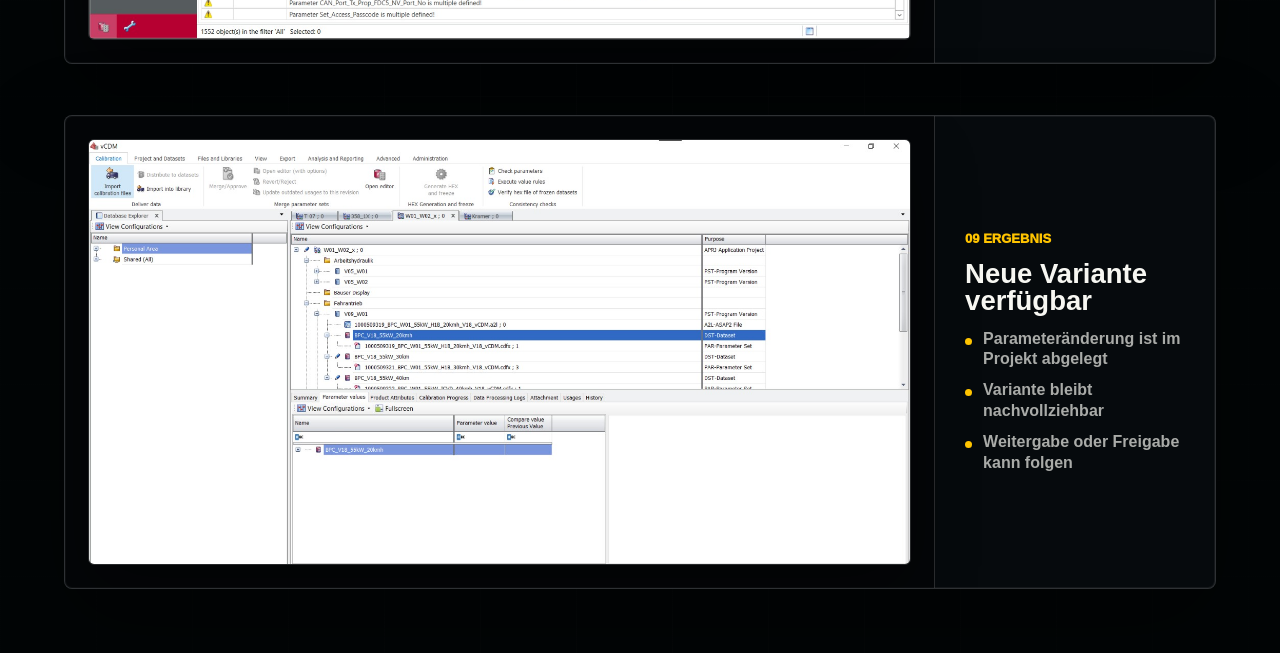
<file: vcdm_variante_erstellen_erleben.html>
<!DOCTYPE html>
<html lang="de">
  <head>
    <meta charset="UTF-8" />
    <meta name="viewport" content="width=device-width, initial-scale=1.0" />
    <title>Use Case: Neue Variante durch Parameteränderung erstellen</title>
    <link rel="stylesheet" href="css/vendor/fontawesome.min.css" />
    <style>
      :root {
        color-scheme: dark;
        --yellow: #ffc400;
        --bg: #020506;
        --panel: rgba(8, 13, 16, 0.84);
        --line: rgba(255, 255, 255, 0.16);
        --text: #f7f7f2;
        --muted: rgba(247, 247, 242, 0.68);
      }

      * { box-sizing: border-box; }

      body {
        margin: 0;
        min-height: 100vh;
        font-family: Arial, Helvetica, sans-serif;
        color: var(--text);
        background:
          linear-gradient(90deg, rgba(2, 5, 6, 0.94), rgba(2, 5, 6, 0.7) 48%, rgba(2, 5, 6, 0.92)),
          linear-gradient(rgba(255, 255, 255, 0.035) 1px, transparent 1px),
          linear-gradient(90deg, rgba(255, 255, 255, 0.035) 1px, transparent 1px),
          url("assets/images/vcdm/vcdm-center.jpeg") center / cover fixed,
          var(--bg);
        background-size: auto, 96px 96px, 96px 96px, cover, auto;
      }

      .page { min-height: 100vh; padding: clamp(28px, 5vw, 64px); }

      .brand {
        display: flex;
        justify-content: space-between;
        align-items: flex-start;
        gap: 24px;
        margin-bottom: clamp(34px, 5vw, 70px);
      }

      .logo {
        color: rgba(247, 247, 242, 0.28);
        font-size: clamp(30px, 3vw, 48px);
        font-weight: 950;
      }

      .badge {
        display: inline-flex;
        align-items: center;
        min-height: 48px;
        padding: 0 22px;
        border-radius: 999px;
        background: var(--yellow);
        color: #111;
        font-weight: 950;
      }

      .intro { max-width: 1200px; }

      .kicker {
        margin: 0 0 16px;
        color: var(--muted);
        font-size: 16px;
        font-weight: 950;
        text-transform: uppercase;
      }

      .kicker mark { background: none; color: var(--yellow); }

      h1 {
        margin: 0;
        font-size: clamp(46px, 5.4vw, 102px);
        line-height: 0.9;
        text-transform: uppercase;
      }

      .lead {
        max-width: 920px;
        margin: 28px 0 0;
        color: var(--muted);
        font-size: clamp(20px, 1.8vw, 29px);
        font-weight: 700;
        line-height: 1.38;
      }

      .screenshot-story {
        display: grid;
        gap: clamp(28px, 4vw, 54px);
        margin-top: clamp(34px, 5vw, 72px);
      }

      .screenshot-card {
        display: grid;
        grid-template-columns: minmax(0, 1fr) minmax(280px, 0.28fr);
        overflow: hidden;
        border: 1px solid var(--line);
        border-radius: 8px;
        background: var(--panel);
        box-shadow: 0 34px 92px rgba(0, 0, 0, 0.44), inset 0 0 0 1px rgba(255, 255, 255, 0.06);
        backdrop-filter: blur(18px);
      }

      .screenshot-frame {
        padding: clamp(14px, 1.8vw, 24px);
        border-right: 1px solid var(--line);
        background: rgba(0, 0, 0, 0.36);
      }

      .screenshot-frame img {
        width: 100%;
        display: block;
        border: 1px solid rgba(255, 255, 255, 0.14);
        border-radius: 6px;
        box-shadow: 0 24px 64px rgba(0, 0, 0, 0.4);
      }

      .screenshot-note {
        display: grid;
        align-content: center;
        gap: 14px;
        padding: clamp(22px, 2.35vw, 34px);
      }

      .screenshot-note span {
        color: var(--yellow);
        font-size: 13px;
        font-weight: 950;
        text-transform: uppercase;
      }

      .screenshot-note h2 {
        margin: 0;
        font-size: clamp(26px, 2.15vw, 38px);
        line-height: 1;
      }

      .screenshot-note ul {
        display: grid;
        gap: 10px;
        margin: 0;
        padding: 0;
        list-style: none;
      }

      .screenshot-note li {
        position: relative;
        padding-left: 18px;
        color: var(--muted);
        font-size: clamp(16px, 1.15vw, 20px);
        font-weight: 700;
        line-height: 1.3;
      }

      .screenshot-note li::before {
        content: "";
        position: absolute;
        left: 0;
        top: 0.58em;
        width: 7px;
        height: 7px;
        border-radius: 999px;
        background: var(--yellow);
      }

      .presentation-back-button {
        position: fixed;
        z-index: 99999;
        left: 24px;
        bottom: 24px;
        display: inline-flex;
        align-items: center;
        gap: 10px;
        padding: 13px 18px;
        border: 1px solid rgba(255, 196, 0, 0.72);
        border-radius: 999px;
        background: var(--yellow);
        color: #090909;
        font: 900 15px/1.1 "Segoe UI", Arial, sans-serif;
        box-shadow: 0 18px 46px rgba(0, 0, 0, 0.42), 0 0 28px rgba(255, 196, 0, 0.24);
        cursor: pointer;
      }

      .presentation-back-button:hover { transform: translateY(-1px); filter: brightness(1.04); }

      @media (max-width: 1100px) {
        .screenshot-card { grid-template-columns: 1fr; }
        .screenshot-frame { border-right: 0; border-bottom: 1px solid var(--line); }
      }

      @media (max-width: 720px) {
        .page { padding: 22px 18px 92px; }
        .brand { flex-direction: column; }
      }

      @media print { .presentation-back-button { display: none; } }
    </style>
  </head>
  <body>
    <main class="page">
      <header class="brand">
        <div class="logo">KRAMER</div>
        <div class="badge">Use Case Variantenerstellung</div>
      </header>

      <section class="intro">
        <p class="kicker"><mark>03</mark> Anwendung &amp; Lösung</p>
        <h1>Neue Variante durch Parameteränderung erstellen</h1>
        <p class="lead">Der Use Case zeigt, wie aus einem bestehenden Datenstand eine neue Variante entsteht: Parameter auswählen, Wert ändern, Änderung nachvollziehen und die neue Variante im Projektkontext sichern.</p>
      </section>

      <section class="screenshot-story" aria-label="Screenshots zum Use Case neue Variante in vCDM erstellen">
        <article class="screenshot-card">
          <div class="screenshot-frame"><img src="assets/images/vcdm/vcdm-variante-erstellen-01.jpeg" alt="vCDM Projektstruktur mit ausgewähltem Datenstand" /></div>
          <div class="screenshot-note"><span>01 Ausgangspunkt</span><h2>Datenstand auswählen</h2><ul><li>Projektstruktur öffnen</li><li>Bestehenden Datensatz markieren</li><li>Basis für neue Variante festlegen</li></ul></div>
        </article>

        <article class="screenshot-card">
          <div class="screenshot-frame"><img src="assets/images/vcdm/vcdm-variante-erstellen-02.jpeg" alt="vCDM Ansicht zur Bearbeitung eines Parameterdatensatzes" /></div>
          <div class="screenshot-note"><span>02 Bearbeitung</span><h2>Datensatz öffnen</h2><ul><li>Relevante Parameteransicht starten</li><li>Bearbeitbaren Stand herstellen</li><li>Änderung gezielt vorbereiten</li></ul></div>
        </article>

        <article class="screenshot-card">
          <div class="screenshot-frame"><img src="assets/images/vcdm/vcdm-variante-erstellen-03.jpeg" alt="Parameterliste in vCDM" /></div>
          <div class="screenshot-note"><span>03 Parameter finden</span><h2>Parameter auswählen</h2><ul><li>Gewünschten Parameter suchen</li><li>Passenden Eintrag markieren</li><li>Änderungsstelle eindeutig festlegen</li></ul></div>
        </article>

        <article class="screenshot-card">
          <div class="screenshot-frame"><img src="assets/images/vcdm/vcdm-variante-erstellen-04.jpeg" alt="Parameterwert in vCDM ändern" /></div>
          <div class="screenshot-note"><span>04 Wert ändern</span><h2>Neue Ausprägung setzen</h2><ul><li>Parameterwert anpassen</li><li>Änderung im Datensatz sichtbar machen</li><li>Variante fachlich ableiten</li></ul></div>
        </article>

        <article class="screenshot-card">
          <div class="screenshot-frame"><img src="assets/images/vcdm/vcdm-variante-erstellen-05.jpeg" alt="Dialog zur Bestätigung einer Parameteränderung" /></div>
          <div class="screenshot-note"><span>05 Übernehmen</span><h2>Änderung bestätigen</h2><ul><li>Anpassung prüfen</li><li>Änderung übernehmen</li><li>Bearbeitungsstand erzeugen</li></ul></div>
        </article>

        <article class="screenshot-card">
          <div class="screenshot-frame"><img src="assets/images/vcdm/vcdm-variante-erstellen-06.jpeg" alt="vCDM Ansicht mit geänderter Variante" /></div>
          <div class="screenshot-note"><span>06 Variante</span><h2>Neuen Stand einordnen</h2><ul><li>Geänderten Datensatz sichtbar machen</li><li>Neue Variante im Projektkontext prüfen</li><li>Unterschied zum Ausgangsstand erkennen</li></ul></div>
        </article>

        <article class="screenshot-card">
          <div class="screenshot-frame"><img src="assets/images/vcdm/vcdm-variante-erstellen-07.jpeg" alt="vCDM Eigenschaften oder Historie der Änderung" /></div>
          <div class="screenshot-note"><span>07 Nachvollziehbarkeit</span><h2>Änderung dokumentieren</h2><ul><li>Metadaten und Zustand prüfen</li><li>Änderung historisierbar machen</li><li>Verantwortlichkeit nachvollziehen</li></ul></div>
        </article>

        <article class="screenshot-card">
          <div class="screenshot-frame"><img src="assets/images/vcdm/vcdm-variante-erstellen-08.jpeg" alt="vCDM Vergleich der neuen Variante" /></div>
          <div class="screenshot-note"><span>08 Vergleich</span><h2>Variante prüfen</h2><ul><li>Neue und alte Werte gegenüberstellen</li><li>Abweichung fachlich bewerten</li><li>Freigabefähigkeit vorbereiten</li></ul></div>
        </article>

        <article class="screenshot-card">
          <div class="screenshot-frame"><img src="assets/images/vcdm/vcdm-variante-erstellen-09.jpeg" alt="vCDM Ergebnis mit neuer Variante" /></div>
          <div class="screenshot-note"><span>09 Ergebnis</span><h2>Neue Variante verfügbar</h2><ul><li>Parameteränderung ist im Projekt abgelegt</li><li>Variante bleibt nachvollziehbar</li><li>Weitergabe oder Freigabe kann folgen</li></ul></div>
        </article>
      </section>
    </main>

    <button class="presentation-back-button" type="button" onclick="returnToPresentation('index.html#vcdm-variant-entry');" aria-label="Zurück zur Präsentation"><span>←</span> Zurück zur Präsentation</button>
  <script>
function returnToPresentation(fallbackUrl) {
  if (window.opener && !window.opener.closed) {
    window.opener.focus();
    window.close();
    return;
  }
  location.href = fallbackUrl;
}
</script>
</body>
</html>
</file>
<file: css/style.css>
:root {
  --black: #030507;
  --anthracite: #0b1014;
  --glass: rgba(8, 13, 16, 0.68);
  --glass-strong: rgba(8, 13, 16, 0.86);
  --line: rgba(255, 255, 255, 0.16);
  --muted: rgba(255, 255, 255, 0.68);
  --text: #f7f7f2;
  --yellow: #ffc400;
  --yellow-soft: #ffe08a;
  --green: #8bd86c;
  --danger: #ff5a45;
  --font: "Arial Narrow", "Helvetica Neue", Arial, sans-serif;
  --bg-x: 50%;
  --bg-y: 50%;
  --bg-scale: 1.08;
  --bg-brightness: 0.8;
}

* {
  box-sizing: border-box;
}

html {
  scroll-behavior: smooth;
  scroll-snap-type: y proximity;
}

body {
  margin: 0;
  min-height: 100vh;
  color: var(--text);
  background: var(--black);
  font-family: var(--font);
  overflow-x: hidden;
}

body::before,
body::after {
  content: "";
  position: fixed;
  inset: 0;
  pointer-events: none;
}

body::before {
  z-index: -3;
  background:
    linear-gradient(90deg, rgba(3, 5, 7, 0.36), rgba(3, 5, 7, 0.08) 42%, rgba(3, 5, 7, 0.58)),
    linear-gradient(0deg, rgba(3, 5, 7, 0.42), rgba(3, 5, 7, 0.04) 46%, rgba(3, 5, 7, 0.24)),
    url("../assets/images/quarry-hero.png") var(--bg-x) var(--bg-y) / cover no-repeat;
  filter: brightness(var(--bg-brightness)) contrast(1.08) saturate(1.04);
  transform: scale(var(--bg-scale));
  transition: background-position 1100ms cubic-bezier(0.22, 1, 0.36, 1), transform 1100ms cubic-bezier(0.22, 1, 0.36, 1), filter 1100ms ease;
}

body::after {
  z-index: -2;
  opacity: 0.72;
  background:
    radial-gradient(circle at 25% 28%, rgba(255, 196, 0, 0.18), transparent 22%),
    radial-gradient(circle at 82% 66%, rgba(255, 196, 0, 0.13), transparent 18%),
    repeating-linear-gradient(90deg, rgba(255, 255, 255, 0.035) 0 1px, transparent 1px 126px);
  mix-blend-mode: screen;
}

a {
  color: inherit;
  text-decoration: none;
}

button {
  font: inherit;
}

mark {
  color: var(--yellow);
  background: transparent;
}

.topbar {
  position: fixed;
  z-index: 30;
  inset: 16px 18px auto 18px;
  display: flex;
  align-items: center;
  justify-content: space-between;
  pointer-events: none;
}

.brand,
.menu-btn {
  pointer-events: auto;
}

.brand img {
  width: clamp(160px, 15vw, 250px);
  display: block;
  filter: drop-shadow(0 12px 24px rgba(0, 0, 0, 0.5));
}

.top-meta {
  margin-left: auto;
  margin-right: 18px;
  color: rgba(255, 255, 255, 0.88);
  font-weight: 700;
  letter-spacing: 0.02em;
}

.menu-btn {
  width: 48px;
  height: 48px;
  border: 0;
  border-radius: 50%;
  color: #0a0a0a;
  background: var(--yellow);
  cursor: pointer;
  box-shadow: 0 0 34px rgba(255, 196, 0, 0.34);
}

body[data-active-section="roadmap"] .brand,
body[data-active-section="roadmap"] .top-meta,
body[data-active-section="roadmap"] .section-dots {
  opacity: 0;
  pointer-events: none;
}

.quick-menu {
  position: fixed;
  z-index: 35;
  top: 78px;
  right: 18px;
  width: min(330px, calc(100vw - 36px));
  display: grid;
  gap: 8px;
  padding: 18px;
  border: 1px solid var(--line);
  border-radius: 24px;
  background: rgba(5, 8, 10, 0.9);
  backdrop-filter: blur(22px);
  transform: translateX(calc(100% + 34px));
  transition: transform 260ms ease;
  box-shadow: 0 26px 80px rgba(0, 0, 0, 0.45);
}

.quick-menu.open {
  transform: translateX(0);
}

.quick-menu img {
  width: 190px;
  margin: 0 0 10px;
  padding: 10px;
  border-radius: 14px;
  background: rgba(255, 255, 255, 0.94);
}

.quick-menu a {
  padding: 11px 12px;
  border-radius: 999px;
  color: var(--muted);
  text-transform: uppercase;
  font-weight: 900;
  letter-spacing: 0.03em;
}

.quick-menu a:hover {
  color: #111;
  background: var(--yellow);
}

.section-dots {
  position: fixed;
  z-index: 25;
  top: 50%;
  right: 22px;
  display: grid;
  gap: 13px;
  transform: translateY(-50%);
}

.section-dots a {
  width: 11px;
  height: 11px;
  border: 1px solid rgba(255, 255, 255, 0.8);
  border-radius: 50%;
  background: rgba(0, 0, 0, 0.32);
  transition: transform 180ms ease, background 180ms ease, border-color 180ms ease;
}

.section-dots a.active {
  transform: scale(1.35);
  border-color: var(--yellow);
  background: var(--yellow);
  box-shadow: 0 0 20px rgba(255, 196, 0, 0.7);
}

main {
  position: relative;
}

.screen {
  min-height: 100vh;
  position: relative;
  display: grid;
  align-items: center;
  padding: clamp(72px, 8vw, 120px) clamp(24px, 5vw, 78px);
  scroll-snap-align: start;
  overflow: hidden;
  border-bottom: 1px solid rgba(255, 255, 255, 0.11);
}

.screen::before {
  content: "";
  position: absolute;
  inset: 0;
  z-index: -1;
  background:
    radial-gradient(circle at 52% 68%, rgba(255, 196, 0, 0.13), transparent 16%),
    linear-gradient(90deg, rgba(3, 5, 7, 0.78), rgba(3, 5, 7, 0.18) 48%, rgba(3, 5, 7, 0.64));
}

.hero-screen {
  grid-template-columns: minmax(0, 1fr) minmax(0, clamp(520px, 46vw, 760px));
  align-items: start;
  padding: clamp(74px, 7vw, 102px) clamp(34px, 6vw, 96px);
}

.hero-screen::before {
  background:
    radial-gradient(circle at 24% 47%, rgba(255, 196, 0, 0.16), transparent 18%),
    linear-gradient(90deg, rgba(3, 5, 7, 0.08), rgba(3, 5, 7, 0.16) 42%, rgba(3, 5, 7, 0.52) 100%),
    linear-gradient(0deg, rgba(3, 5, 7, 0.32), transparent 48%, rgba(3, 5, 7, 0.1));
}

.hero-content {
  grid-column: 2;
  width: 100%;
  max-width: 760px;
  min-width: 0;
  min-height: calc(100vh - clamp(148px, 14vw, 204px));
  justify-self: end;
  display: grid;
  align-content: start;
  justify-items: end;
  padding-top: clamp(70px, 10vh, 120px);
  text-align: right;
  transform: none;
}

.hero-content h1,
.screen-title h2,
.thank-you h2 {
  margin: 0;
  text-transform: uppercase;
  font-weight: 900;
  line-height: 0.95;
  letter-spacing: 0;
}

.hero-content h1 {
  display: grid;
  gap: 5px;
  justify-items: end;
  max-width: 100%;
  font-size: clamp(28px, 2.15vw, 46px);
  line-height: 1.08;
  text-shadow: 0 3px 24px rgba(0, 0, 0, 0.5);
}

.hero-content h1 span,
.hero-content h1 mark {
  display: block;
  max-width: 100%;
  hyphens: auto;
  overflow-wrap: break-word;
}

.hero-content h1 mark {
  overflow-wrap: anywhere;
}

.hero-facts {
  display: grid;
  gap: 8px;
  justify-items: end;
  margin: clamp(120px, 20vh, 230px) 0 26px;
  padding: 0;
  color: rgba(255, 255, 255, 0.88);
  list-style: none;
  font-size: clamp(15px, 1.06vw, 20px);
}

.hero-facts li {
  display: flex;
  flex-direction: row-reverse;
  gap: 12px;
  align-items: center;
  text-align: right;
}

.hero-facts i,
.feature-list i,
.info-stack i {
  color: var(--yellow);
}

.hero-screen .cta {
  min-width: min(330px, 100%);
  justify-content: space-between;
  padding-inline: 22px;
}

.cta,
.converter-ui button,
.thank-you a {
  width: fit-content;
  display: inline-flex;
  align-items: center;
  gap: 12px;
  border: 1px solid rgba(255, 196, 0, 0.7);
  border-radius: 4px;
  padding: 15px 20px;
  color: #111;
  background: var(--yellow);
  font-weight: 900;
  text-transform: uppercase;
  box-shadow: 0 0 30px rgba(255, 196, 0, 0.25);
}

.scroll-hint {
  position: absolute;
  left: 24px;
  bottom: 25px;
  display: flex;
  align-items: center;
  gap: 12px;
  color: rgba(255, 255, 255, 0.8);
  font-weight: 800;
  text-transform: uppercase;
}

.screen-title {
  position: relative;
  z-index: 1;
  max-width: 920px;
  align-self: start;
}

.screen-title p {
  margin: 0 0 8px;
  color: rgba(255, 255, 255, 0.82);
  text-transform: uppercase;
  font-weight: 900;
}

.screen-title h2 {
  font-size: clamp(34px, 5vw, 76px);
}

.roadmap-scene {
  width: 100vw;
  height: 100vh;
  min-height: 100vh;
  position: relative;
  align-content: stretch;
  padding: 0;
  isolation: isolate;
  background: #05080b;
  background-image: url("../assets/images/roadmap-steinbruch.jpg");
  background-size: cover;
  background-position: center;
  box-shadow: inset 0 0 0 1px rgba(255, 255, 255, 0.42);
}

.roadmap-scene::before {
  z-index: 0;
  background:
    radial-gradient(circle at 74% 28%, rgba(242, 195, 0, 0.1), transparent 18%),
    linear-gradient(90deg, rgba(3, 5, 7, 0.74), rgba(3, 5, 7, 0.22) 48%, rgba(3, 5, 7, 0.56)),
    linear-gradient(0deg, rgba(3, 5, 7, 0.72), rgba(3, 5, 7, 0.18) 46%, rgba(3, 5, 7, 0.3));
  transform: none;
}

.roadmap-scene::after {
  content: "";
  position: absolute;
  inset: 0;
  z-index: 1;
  background: radial-gradient(circle at 49% 67%, rgba(242, 195, 0, 0.16), transparent 22%);
  pointer-events: none;
}

.roadmap-scene .screen-title {
  position: absolute;
  top: clamp(46px, 5vw, 78px);
  left: clamp(42px, 5vw, 78px);
  z-index: 4;
  max-width: 460px;
}

.roadmap-scene .screen-title h2 {
  margin: 0;
  color: white;
  font-size: clamp(44px, 4.8vw, 82px);
  line-height: 0.9;
  text-transform: uppercase;
  text-shadow: 0 4px 20px rgba(0, 0, 0, 0.62);
}

.roadmap-scene .screen-title p {
  margin: 18px 0 0;
  color: rgba(255, 255, 255, 0.82);
  font-size: clamp(18px, 1.7vw, 30px);
  line-height: 1.18;
  font-weight: 900;
}

.roadmap-points {
  position: absolute;
  inset: 0;
  z-index: 4;
}

.roadmap-marker {
  --pin-x: 50;
  --pin-y: 50;
  --label-offset-y: 100px;
  width: clamp(150px, 14vw, 230px);
  height: calc(var(--label-offset-y) + 176px);
  position: absolute;
  left: calc(var(--pin-x) * 1%);
  bottom: calc((100 - var(--pin-y)) * 1%);
  top: auto;
  border: 0;
  padding: 0;
  color: white;
  background: transparent;
  text-align: center;
  text-transform: uppercase;
  cursor: pointer;
  transform: translateX(-50%);
  text-shadow: 0 4px 16px rgba(0, 0, 0, 0.88);
}

.marker-pin {
  width: 22px;
  height: 22px;
  position: absolute;
  left: 50%;
  bottom: -18px;
  border-radius: 50%;
  background: #f2c300;
  box-shadow: 0 0 0 17px rgba(242, 195, 0, 0.18), 0 0 60px rgba(242, 195, 0, 0.72);
  transform: translateX(-50%);
}

.marker-line {
  width: 2px;
  height: var(--label-offset-y);
  position: absolute;
  left: 50%;
  bottom: 4px;
  background: linear-gradient(180deg, rgba(242, 195, 0, 0.04), rgba(242, 195, 0, 0.96));
  box-shadow: 0 0 18px rgba(242, 195, 0, 0.72);
  transform: translateX(-50%);
}

.marker-number {
  width: clamp(78px, 7.6vw, 128px);
  height: clamp(78px, 7.6vw, 128px);
  position: absolute;
  left: 50%;
  bottom: calc(var(--label-offset-y) + 18px);
  display: grid;
  place-items: center;
  border: 2px solid rgba(242, 195, 0, 0.52);
  border-radius: 50%;
  color: #f2c300;
  background: rgba(4, 7, 9, 0.42);
  font-size: clamp(42px, 4.9vw, 82px);
  font-weight: 900;
  line-height: 1;
  transform: translateX(-50%);
  box-shadow: inset 0 0 30px rgba(242, 195, 0, 0.14), 0 0 32px rgba(242, 195, 0, 0.18);
}

.marker-title {
  position: absolute;
  left: 50%;
  right: auto;
  bottom: calc(var(--label-offset-y) - 38px);
  width: max-content;
  max-width: min(320px, 26vw);
  color: white;
  font-size: clamp(15px, 1.45vw, 27px);
  font-weight: 900;
  line-height: 0.98;
  white-space: nowrap;
  transform: translateX(-50%);
}

.marker-subtitle {
  position: absolute;
  left: 50%;
  bottom: calc(var(--label-offset-y) - 14px);
  width: max-content;
  max-width: min(280px, 22vw);
  color: rgba(255, 255, 255, 0.72);
  font-size: clamp(10px, 0.78vw, 14px);
  font-weight: 800;
  line-height: 1.1;
  text-transform: none;
  white-space: nowrap;
  transform: translateX(-50%);
}

.roadmap-marker.is-active .marker-pin {
  animation: markerPulse 1.35s ease-in-out infinite;
  box-shadow: 0 0 0 22px rgba(242, 195, 0, 0.24), 0 0 90px rgba(242, 195, 0, 0.95);
}

.roadmap-marker.is-active .marker-number {
  border-color: #f2c300;
  background: rgba(242, 195, 0, 0.1);
  filter: brightness(1.25);
}

.roadmap-marker.is-active .marker-title {
  color: #f2c300;
  white-space: nowrap;
}

.roadmap-marker.is-active .marker-subtitle {
  color: rgba(255, 255, 255, 0.95);
  font-size: clamp(13px, 1.15vw, 18px);
  white-space: nowrap;
}

.roadmap-marker.is-dim {
  opacity: 0.52;
}

.roadmap-marker.is-dim .marker-subtitle {
  opacity: 1;
}

.roadmap-loader {
  --loader-x: 64;
  --loader-y: 73;
  width: 54px;
  height: 54px;
  position: absolute;
  z-index: 5;
  left: calc(var(--loader-x) * 1%);
  top: calc(var(--loader-y) * 1%);
  display: grid;
  place-items: center;
  border: 1px solid rgba(242, 195, 0, 0.72);
  border-radius: 50%;
  color: #111;
  background: #f2c300;
  box-shadow: 0 0 36px rgba(242, 195, 0, 0.45);
  transform: translate(-50%, -50%);
  transition: left 1.1s cubic-bezier(0.22, 1, 0.36, 1), top 1.1s cubic-bezier(0.22, 1, 0.36, 1), filter 260ms ease;
}

.roadmap-next {
  position: absolute;
  z-index: 6;
  right: clamp(36px, 5vw, 88px);
  bottom: clamp(34px, 5vw, 74px);
  min-width: 162px;
  min-height: 58px;
  display: inline-flex;
  align-items: center;
  justify-content: center;
  gap: 12px;
  border: 0;
  border-radius: 999px;
  color: #111;
  background: #f2c300;
  font-weight: 900;
  text-transform: uppercase;
  cursor: pointer;
  box-shadow: 0 0 34px rgba(242, 195, 0, 0.35);
}

.info-stack {
  width: min(690px, 54vw);
  display: grid;
  gap: 18px;
  justify-self: end;
  margin-right: clamp(36px, 6vw, 120px);
}

.info-stack article,
.feature-list li,
.converter-steps li,
.tool-detail,
.chart-board,
.converter-ui {
  border: 1px solid var(--line);
  border-radius: 8px;
  background: var(--glass);
  backdrop-filter: blur(18px);
  box-shadow: inset 0 1px 0 rgba(255, 255, 255, 0.08), 0 28px 80px rgba(0, 0, 0, 0.25);
}

.info-stack article {
  display: grid;
  grid-template-columns: 64px 1fr;
  gap: 18px;
  align-items: center;
  padding: 20px;
}

.info-stack i {
  font-size: 38px;
}

.info-stack strong,
.feature-list strong,
.converter-steps strong {
  display: block;
  text-transform: uppercase;
  font-size: 18px;
}

.info-stack span,
.feature-list span,
.converter-steps small,
.tool-detail p {
  color: var(--muted);
  line-height: 1.35;
}

/* ═══ Ausgangssituation – neues Design ═══ */
.situation-screen {
  padding: 0;
  background-image: url('../assets/images/kramer-gebaeude.jpg');
  background-size: cover;
  background-position: center 35%;
  display: flex;
  align-items: stretch;
}

.situation-screen::before {
  background: linear-gradient(
    to bottom,
    rgba(0, 0, 0, 0.38) 0%,
    rgba(0, 0, 0, 0.48) 42%,
    rgba(0, 0, 0, 0.72) 72%,
    rgba(0, 0, 0, 0.88) 100%
  );
}

.sit2-content {
  position: relative;
  z-index: 1;
  width: 100%;
  min-height: 100vh;
  display: flex;
  flex-direction: column;
  padding: clamp(72px, 7vh, 100px) clamp(28px, 4vw, 56px) clamp(18px, 2.5vh, 28px);
}

.sit2-top {
  flex: 1;
  display: flex;
  flex-direction: column;
  justify-content: flex-start;
  padding-bottom: clamp(22px, 3.5vh, 40px);
}

.sit2-title-row {
  display: flex;
  align-items: flex-end;
  gap: 16px;
  line-height: 1;
}

.sit2-num {
  font-size: clamp(72px, 9vw, 130px);
  font-weight: 900;
  color: #f2c300;
  line-height: 1;
}

.sit2-heading {
  font-size: clamp(30px, 4.2vw, 68px);
  font-weight: 900;
  color: #000;
  text-transform: uppercase;
  line-height: 1;
  margin: 0;
}

.sit2-rule {
  width: 56px;
  height: 3px;
  background: #f2c300;
  margin: 10px 0 16px;
}

.sit2-lead {
  color: rgba(255, 255, 255, 0.82);
  font-size: clamp(14px, 1.25vw, 20px);
  font-weight: 700;
  line-height: 1.45;
  margin: 0;
}

/* ══ Bottom area ══ */
.sit2-bottom {
  display: flex;
  flex-direction: column;
  gap: clamp(10px, 1.6vh, 18px);
}

.sit2-panels {
  display: flex;
  gap: clamp(10px, 1.4vw, 18px);
}

.sit2-panel {
  flex: 1;
  background: rgba(10, 13, 17, 0.86);
  border: 1px solid rgba(255, 255, 255, 0.10);
  border-radius: 10px;
  padding: clamp(20px, 3vh, 32px) clamp(22px, 3vw, 38px);
  display: flex;
  flex-direction: column;
  gap: 16px;
  backdrop-filter: blur(6px);
}

.sit2-panel-title span {
  display: block;
  color: #f2c300;
  font-size: clamp(14px, 1.2vw, 20px);
  font-weight: 900;
  letter-spacing: 0.07em;
  text-transform: uppercase;
}

.sit2-panel-title small {
  display: block;
  color: rgba(255, 255, 255, 0.55);
  font-size: clamp(12px, 1vw, 16px);
  font-weight: 700;
  letter-spacing: 0.04em;
  text-transform: uppercase;
  margin-top: 2px;
}

.sit2-grid {
  display: grid;
  grid-template-columns: repeat(3, 1fr);
  gap: clamp(12px, 2vh, 22px) clamp(10px, 1.4vw, 18px);
}

.sit2-item {
  display: flex;
  gap: 10px;
  align-items: flex-start;
}

.sit2-item > i {
  color: #f2c300;
  font-size: clamp(20px, 2vw, 30px);
  flex-shrink: 0;
  margin-top: 2px;
}

.sit2-item strong {
  display: block;
  color: white;
  font-size: clamp(13px, 1.1vw, 18px);
  font-weight: 900;
  letter-spacing: 0.04em;
  text-transform: uppercase;
  margin-bottom: 4px;
}

.sit2-item p {
  color: rgba(255, 255, 255, 0.65);
  font-size: clamp(12px, 1vw, 16px);
  line-height: 1.4;
  margin: 0;
}

.sit2-stats {
  display: grid;
  grid-template-columns: 1fr 1fr;
  gap: clamp(12px, 2vh, 22px);
}

.sit2-stat {
  display: flex;
  flex-direction: column;
  gap: 2px;
}

.sit2-stat > i {
  color: #f2c300;
  font-size: clamp(18px, 1.8vw, 28px);
  margin-bottom: 4px;
}

.sit2-stat em {
  font-style: normal;
  font-size: clamp(36px, 4.2vw, 62px);
  font-weight: 900;
  color: white;
  line-height: 1;
}

.sit2-stat strong {
  color: white;
  font-size: clamp(13px, 1.1vw, 18px);
  font-weight: 900;
  letter-spacing: 0.06em;
  text-transform: uppercase;
}

.sit2-stat p {
  color: rgba(255, 255, 255, 0.6);
  font-size: clamp(12px, 1vw, 16px);
  line-height: 1.35;
  margin: 0;
}

/* ══ Navigation ══ */
.sit2-nav {
  display: flex;
  align-items: center;
  justify-content: center;
  gap: 10px;
}

.sit2-arr {
  width: 34px;
  height: 34px;
  border-radius: 50%;
  border: 2px solid rgba(255, 255, 255, 0.38);
  background: transparent;
  color: white;
  display: grid;
  place-items: center;
  cursor: pointer;
  font-size: 12px;
  flex-shrink: 0;
  transition: border-color 0.2s, color 0.2s;
}

.sit2-arr:hover {
  border-color: #f2c300;
  color: #f2c300;
}

.sit2-dot-row {
  display: flex;
  gap: 6px;
  align-items: center;
}

.sit2-dot-row span {
  width: 7px;
  height: 7px;
  border-radius: 50%;
  border: 1.5px solid rgba(255, 255, 255, 0.38);
  background: transparent;
  display: block;
}

.sit2-dot-row span.active {
  background: #f2c300;
  border-color: #f2c300;
}

.situation-copy i,
.problem-grid i,
.motivation-flow i {
  color: var(--yellow);
}

.ghost-btn,
.next-btn {
  min-height: 48px;
  display: inline-flex;
  align-items: center;
  justify-content: center;
  gap: 10px;
  border-radius: 9px;
  padding: 12px 16px;
  font-weight: 900;
  text-transform: uppercase;
}

.ghost-btn {
  border: 1px solid rgba(255, 255, 255, 0.22);
  background: rgba(255, 255, 255, 0.07);
}

.next-btn {
  color: #111;
  background: var(--yellow);
  box-shadow: 0 0 26px rgba(255, 196, 0, 0.2);
}

.step-dots {
  display: flex;
  justify-content: center;
  gap: 18px;
}

.step-dots span {
  width: 21px;
  height: 21px;
  border-radius: 50%;
  background: rgba(255, 255, 255, 0.18);
  box-shadow: 0 0 0 1px rgba(255, 255, 255, 0.1);
}

.step-dots span.active {
  background: var(--yellow);
  box-shadow: 0 0 0 7px rgba(255, 196, 0, 0.12), 0 0 24px rgba(255, 196, 0, 0.58);
}

.motivation-screen::before,
.problemstellung-screen::before {
  background:
    linear-gradient(90deg, rgba(3, 5, 7, 0.86), rgba(3, 5, 7, 0.4) 52%, rgba(3, 5, 7, 0.72)),
    radial-gradient(circle at 68% 55%, rgba(255, 196, 0, 0.14), transparent 18%);
}

.problem-layout {
  width: min(1180px, 92vw);
  display: grid;
  grid-template-columns: minmax(170px, 240px) 1fr;
  gap: clamp(24px, 4vw, 48px);
  justify-self: center;
  align-items: stretch;
}

.problem-rail {
  display: grid;
  align-items: start;
  padding-top: clamp(40px, 8vh, 90px);
}

.problem-rail span {
  display: block;
  padding: 16px 18px;
  border-left: 4px solid var(--yellow);
  border-radius: 8px;
  color: var(--yellow);
  background: rgba(255, 196, 0, 0.1);
  font-size: clamp(18px, 1.6vw, 26px);
  font-weight: 900;
  text-transform: uppercase;
}

.problem-panel {
  min-height: min(680px, 76vh);
  display: grid;
  align-content: center;
  padding: clamp(28px, 4vw, 58px);
  border: 1px solid rgba(255, 255, 255, 0.14);
  border-radius: 12px;
  background: rgba(8, 13, 16, 0.74);
  backdrop-filter: blur(18px);
}

.problem-panel > p {
  margin: 0 0 10px;
  text-transform: uppercase;
  font-weight: 900;
}

.problem-panel h2 {
  max-width: 860px;
  margin: 0 0 32px;
  font-size: clamp(34px, 4.8vw, 74px);
  line-height: 0.98;
  text-transform: uppercase;
}

.motivation-flow,
.problem-grid {
  display: grid;
  gap: 16px;
}

.motivation-flow {
  grid-template-columns: repeat(3, 1fr);
}

.motivation-flow div,
.problem-grid div {
  min-height: 150px;
  display: grid;
  align-content: center;
  gap: 12px;
  padding: 20px;
  border: 1px solid var(--line);
  border-radius: 8px;
  background: rgba(255, 255, 255, 0.045);
}

.motivation-flow i,
.problem-grid i {
  font-size: 34px;
}

.motivation-flow strong,
.problem-grid strong {
  font-size: clamp(18px, 1.5vw, 24px);
  text-transform: uppercase;
}

.motivation-flow span {
  color: var(--muted);
  line-height: 1.35;
}

.problem-grid {
  grid-template-columns: repeat(3, 1fr);
}

.method-screen {
  width: 100vw;
  height: 100vh;
  min-height: 100vh;
  position: relative;
  display: block;
  padding: 0;
  isolation: isolate;
  background: #05080b url("../assets/images/methodik-baustelle.jpg") center / cover no-repeat;
}

.method-screen::before {
  background:
    radial-gradient(circle at 52% 48%, rgba(255, 196, 0, 0.12), transparent 22%),
    linear-gradient(90deg, rgba(3, 5, 7, 0.84), rgba(3, 5, 7, 0.28) 52%, rgba(3, 5, 7, 0.74)),
    linear-gradient(0deg, rgba(3, 5, 7, 0.72), rgba(3, 5, 7, 0.12) 48%, rgba(3, 5, 7, 0.34));
  z-index: -1;
}

.method-subslide {
  position: absolute;
  inset: 0;
  display: none;
}

.method-subslide.is-active {
  display: block;
}

.method-title {
  position: absolute;
  z-index: 2;
  top: clamp(76px, 8vw, 112px);
  left: clamp(38px, 5vw, 82px);
}

.method-title-row {
  display: flex;
  align-items: flex-end;
  gap: 14px;
  line-height: 1;
}

.method-title-num {
  font-size: clamp(64px, 8vw, 120px);
  font-weight: 900;
  color: #f2c300;
  line-height: 1;
}

.method-title-text {
  font-size: clamp(36px, 5vw, 80px);
  font-weight: 900;
  color: white;
  text-transform: uppercase;
  line-height: 1;
  margin: 0;
}

.method-title-rule {
  width: 56px;
  height: 3px;
  background: #f2c300;
  margin: 10px 0 12px;
}

.method-title-sub {
  margin: 0;
  color: rgba(255, 255, 255, 0.82);
  font-size: clamp(14px, 1.2vw, 20px);
  font-weight: 900;
  text-transform: uppercase;
  letter-spacing: 0.05em;
}

.method-process {
  position: absolute;
  z-index: 2;
  left: clamp(42px, 5vw, 88px);
  right: clamp(42px, 5vw, 88px);
  bottom: clamp(82px, 9vw, 136px);
  min-height: 245px;
}

.method-line {
  position: absolute;
  left: 7%;
  right: 7%;
  top: calc(clamp(110px, 10vw, 160px) / 2);
  height: 3px;
  background: linear-gradient(90deg, transparent 0%, rgba(255, 196, 0, 0.92) 10%, rgba(255, 196, 0, 0.92) 90%, transparent 100%);
  box-shadow: 0 0 18px rgba(255, 196, 0, 0.5), 0 0 6px rgba(255, 196, 0, 0.9);
}

.method-crane-marker {
  width: 16px;
  height: 16px;
  border-radius: 50%;
  position: absolute;
  left: 0;
  top: calc(clamp(110px, 10vw, 160px) / 2 - 8px);
  background: #f2c300;
  box-shadow: 0 0 0 5px rgba(242, 195, 0, 0.22), 0 0 22px rgba(242, 195, 0, 0.8);
  animation: markerPulse 1.35s ease-in-out infinite;
  transform: translateX(-50%);
  pointer-events: none;
  font-size: 0;
}

.method-crane-marker::after {
  display: none;
}

.method-stations {
  position: relative;
  display: grid;
  grid-template-columns: repeat(5, 1fr);
  gap: clamp(12px, 2vw, 26px);
}

.method-station {
  min-height: 220px;
  display: grid;
  place-items: center;
  align-content: start;
  gap: 14px;
  border: 0;
  color: white;
  background: transparent;
  text-align: center;
  text-transform: uppercase;
  cursor: pointer;
  text-shadow: 0 4px 18px rgba(0, 0, 0, 0.72);
}

.method-station-circle {
  width: clamp(110px, 10vw, 160px);
  height: clamp(110px, 10vw, 160px);
  position: relative;
  display: grid;
  place-items: center;
  border: 2px solid rgba(255, 255, 255, 0.55);
  border-radius: 50%;
  color: white;
  background: rgba(5, 10, 13, 0.52);
  backdrop-filter: blur(10px);
  box-shadow: inset 0 0 34px rgba(255, 196, 0, 0.06), 0 0 26px rgba(0, 0, 0, 0.4);
  transition: border-color 220ms ease, box-shadow 220ms ease, background 220ms ease;
}

.method-station-circle i {
  color: white;
  font-size: clamp(36px, 3.4vw, 56px);
  transition: color 220ms ease;
}

.method-station-circle em {
  position: absolute;
  top: -10px;
  left: -10px;
  width: 34px;
  height: 34px;
  border-radius: 50%;
  border: 1.5px solid rgba(255, 255, 255, 0.45);
  background: rgba(8, 12, 16, 0.92);
  color: rgba(255, 255, 255, 0.75);
  font-size: 12px;
  font-style: normal;
  font-weight: 900;
  display: grid;
  place-items: center;
  letter-spacing: 0.02em;
}

.method-station strong {
  max-width: 180px;
  font-size: clamp(13px, 1.2vw, 20px);
  font-weight: 900;
  line-height: 1.1;
  color: white;
  transition: color 220ms ease;
}

.method-station small {
  display: block;
  font-size: clamp(11px, 0.95vw, 16px);
  font-weight: 600;
  color: rgba(255, 255, 255, 0.55);
  text-transform: none;
  margin-top: -6px;
  transition: color 220ms ease;
}

.method-station:hover .method-station-circle,
.method-station.is-active .method-station-circle {
  border: 2px dashed #f2c300;
  background: rgba(242, 195, 0, 0.08);
  box-shadow: inset 0 0 40px rgba(255, 196, 0, 0.14), 0 0 48px rgba(255, 196, 0, 0.42);
}

.method-station.is-active .method-station-circle i,
.method-station:hover .method-station-circle i {
  color: #f2c300;
}

.method-station.is-active strong {
  color: #f2c300;
}

.method-station.is-active small {
  color: rgba(255, 255, 255, 0.75);
}

.method-station.is-visited:not(.is-active) .method-station-circle {
  border-color: rgba(255, 196, 0, 0.38);
  border-style: solid;
}

.method-overview-next {
  position: absolute;
  z-index: 3;
  right: clamp(38px, 5vw, 82px);
  bottom: clamp(34px, 4vw, 58px);
  min-width: 156px;
  min-height: 54px;
  display: inline-flex;
  align-items: center;
  justify-content: center;
  gap: 12px;
  border: 0;
  border-radius: 999px;
  color: #111;
  background: var(--yellow);
  font-weight: 900;
  text-transform: uppercase;
  cursor: pointer;
  box-shadow: 0 0 34px rgba(255, 196, 0, 0.34);
}

.method-detail-view {
  grid-template-columns: minmax(190px, 260px) 1fr;
  gap: clamp(22px, 3vw, 46px);
  align-items: center;
  padding: clamp(92px, 9vw, 130px) clamp(34px, 5vw, 86px) clamp(42px, 5vw, 78px);
}

.method-detail-view.is-active {
  display: grid;
}

.method-phase-nav {
  display: grid;
  gap: 12px;
  align-content: center;
}

.method-phase-nav button {
  min-height: 64px;
  display: grid;
  grid-template-columns: 44px 1fr;
  align-items: center;
  gap: 12px;
  border: 1px solid rgba(255, 255, 255, 0.14);
  border-radius: 10px;
  padding: 12px;
  color: rgba(255, 255, 255, 0.66);
  background: rgba(6, 11, 14, 0.58);
  text-align: left;
  cursor: pointer;
}

.method-phase-nav button.is-active,
.method-phase-nav button:hover {
  color: var(--yellow);
  border-color: rgba(255, 196, 0, 0.62);
  background: rgba(255, 196, 0, 0.11);
}

.method-phase-nav button.is-visited:not(.is-active) {
  border-color: rgba(255, 196, 0, 0.32);
}

.method-phase-nav span {
  color: var(--yellow);
  font-size: 20px;
  font-weight: 900;
}

.method-phase-nav strong {
  font-weight: 900;
  text-transform: uppercase;
}

.method-detail-slide {
  min-height: min(690px, 74vh);
  display: grid;
  grid-template-columns: minmax(280px, 0.82fr) minmax(420px, 1fr);
  gap: clamp(24px, 4vw, 56px);
  align-items: center;
  padding: clamp(28px, 4vw, 58px);
  border: 1px solid rgba(255, 196, 0, 0.28);
  border-radius: 16px;
  background: rgba(7, 12, 15, 0.72);
  backdrop-filter: blur(24px);
  box-shadow: inset 0 1px 0 rgba(255, 255, 255, 0.08), 0 34px 100px rgba(0, 0, 0, 0.42);
}

.method-visual {
  min-height: 430px;
  display: grid;
  place-items: center;
  border: 1px solid rgba(255, 255, 255, 0.12);
  border-radius: 14px;
  background:
    radial-gradient(circle at 50% 42%, rgba(255, 196, 0, 0.16), transparent 28%),
    rgba(255, 255, 255, 0.04);
}

.method-detail-content p {
  margin: 0 0 10px;
  font-weight: 900;
  text-transform: uppercase;
}

.method-detail-content h3 {
  margin: 0 0 18px;
  font-size: clamp(30px, 3.4vw, 56px);
  line-height: 0.95;
  text-transform: uppercase;
}

.method-detail-content > strong {
  display: block;
  margin-bottom: 16px;
  color: var(--yellow);
  font-size: clamp(18px, 1.35vw, 24px);
  text-transform: uppercase;
}

.method-detail-content > span {
  display: block;
  color: rgba(255, 255, 255, 0.76);
  font-size: clamp(16px, 1.1vw, 20px);
  line-height: 1.35;
}

.method-detail-content ul {
  display: grid;
  gap: 10px;
  margin: 22px 0 26px;
  padding: 0;
  list-style: none;
}

.method-detail-content li {
  display: flex;
  gap: 10px;
  color: rgba(255, 255, 255, 0.88);
  font-weight: 800;
}

.method-detail-content li i {
  color: var(--yellow);
}

.method-detail-actions {
  display: flex;
  flex-wrap: wrap;
  gap: 10px;
}

.method-detail-actions button {
  min-height: 46px;
  border: 1px solid rgba(255, 255, 255, 0.18);
  border-radius: 999px;
  padding: 12px 16px;
  color: white;
  background: rgba(255, 255, 255, 0.06);
  font-weight: 900;
  text-transform: uppercase;
  cursor: pointer;
}

.method-detail-actions button:last-child {
  color: #111;
  border-color: var(--yellow);
  background: var(--yellow);
}

.method-visual-grid {
  width: min(420px, 90%);
  display: grid;
  grid-template-columns: repeat(2, 1fr);
  gap: 16px;
}

.method-visual-grid span {
  min-height: 126px;
  display: grid;
  place-items: center;
  align-content: center;
  gap: 8px;
  border: 1px solid rgba(255, 196, 0, 0.28);
  border-radius: 12px;
  background: rgba(255, 196, 0, 0.07);
  color: white;
  font-weight: 900;
  text-align: center;
  text-transform: uppercase;
}

.method-visual-grid em {
  color: var(--yellow);
  font-size: 28px;
  font-style: normal;
}

.method-funnel {
  width: min(460px, 92%);
  display: grid;
  gap: 18px;
  justify-items: center;
}

.funnel-inputs {
  display: grid;
  grid-template-columns: repeat(2, 1fr);
  gap: 10px;
  width: 100%;
}

.funnel-inputs span,
.funnel-body span,
.method-funnel strong {
  display: grid;
  place-items: center;
  min-height: 42px;
  border: 1px solid rgba(255, 255, 255, 0.16);
  border-radius: 999px;
  padding: 8px 12px;
  background: rgba(255, 255, 255, 0.06);
  color: white;
  font-weight: 900;
}

.funnel-body {
  width: 74%;
  display: grid;
  gap: 8px;
  padding: 28px 24px;
  clip-path: polygon(0 0, 100% 0, 70% 100%, 30% 100%);
  background: linear-gradient(180deg, rgba(255, 196, 0, 0.24), rgba(255, 196, 0, 0.07));
}

.method-funnel strong {
  color: #111;
  background: var(--yellow);
}

.process-board {
  width: min(1180px, 90vw);
  display: grid;
  grid-template-columns: 1fr 110px 1fr;
  gap: 24px;
  justify-self: center;
  align-items: center;
}

.old-process,
.new-process,
.dashboard-mock,
.radar-card {
  min-height: 390px;
  padding: 24px;
  border: 1px solid var(--line);
  border-radius: 8px;
  background: rgba(7, 13, 16, 0.66);
  backdrop-filter: blur(18px);
}

.old-process h3,
.new-process h3 {
  margin: 0 0 18px;
  text-align: center;
  text-transform: uppercase;
}

.old-process h3 {
  color: var(--danger);
}

.new-process h3 {
  color: var(--green);
}

.chaos-map {
  min-height: 170px;
  position: relative;
  display: flex;
  flex-wrap: wrap;
  align-content: center;
  justify-content: center;
  gap: 12px;
  background:
    linear-gradient(24deg, transparent 48%, rgba(255, 90, 69, 0.78) 49%, transparent 51%),
    linear-gradient(155deg, transparent 48%, rgba(255, 90, 69, 0.62) 49%, transparent 51%);
}

.chaos-map span,
.flow-stack span,
.flow-stack strong,
.green-steps span {
  padding: 9px 15px;
  border: 1px solid rgba(255, 255, 255, 0.2);
  border-radius: 4px;
  background: rgba(3, 5, 7, 0.7);
  font-weight: 900;
  text-transform: uppercase;
}

.chaos-map span:nth-child(2n) {
  transform: translateY(-16px);
}

.old-process ul {
  margin: 20px 0 0;
  color: var(--muted);
}

.process-arrow {
  display: grid;
  place-items: center;
  color: var(--yellow);
  font-size: 64px;
  filter: drop-shadow(0 0 18px rgba(255, 196, 0, 0.5));
}

.flow-stack {
  display: grid;
  gap: 9px;
}

.flow-stack span,
.flow-stack strong {
  text-align: center;
  border-color: rgba(139, 216, 108, 0.45);
}

.flow-stack strong {
  color: var(--text);
  background: rgba(139, 216, 108, 0.13);
}

.process-experience-panel {
  width: min(1120px, 88vw);
  min-height: clamp(340px, 48vh, 520px);
  justify-self: center;
  display: grid;
  place-items: center;
  align-content: center;
  gap: 28px;
  padding: clamp(34px, 6vw, 78px);
  border: 1px solid rgba(255, 196, 0, 0.42);
  border-radius: 8px;
  color: var(--text);
  text-align: center;
  text-decoration: none;
  background:
    linear-gradient(135deg, rgba(255, 196, 0, 0.16), rgba(139, 216, 108, 0.08) 48%, rgba(7, 13, 16, 0.88)),
    rgba(7, 13, 16, 0.76);
  box-shadow: 0 28px 80px rgba(0, 0, 0, 0.42), inset 0 0 0 1px rgba(255, 255, 255, 0.08);
  backdrop-filter: blur(18px);
  transition: transform 180ms ease, border-color 180ms ease, box-shadow 180ms ease;
}

.process-experience-panel:hover,
.process-experience-panel:focus-visible {
  transform: translateY(-6px);
  border-color: var(--yellow);
  box-shadow: 0 34px 90px rgba(0, 0, 0, 0.5), 0 0 72px rgba(255, 196, 0, 0.18), inset 0 0 0 1px rgba(255, 255, 255, 0.12);
  outline: none;
}

.process-panel-kicker,
.process-panel-action {
  display: inline-flex;
  align-items: center;
  justify-content: center;
  gap: 10px;
  font-weight: 900;
  text-transform: uppercase;
}

.process-panel-kicker {
  color: var(--yellow);
  font-size: clamp(15px, 1.4vw, 20px);
}

.process-experience-panel strong {
  max-width: 900px;
  font-size: clamp(42px, 6vw, 86px);
  line-height: 0.95;
  text-transform: uppercase;
  overflow-wrap: anywhere;
}

.process-panel-action {
  min-height: 54px;
  padding: 0 24px;
  border: 1px solid rgba(255, 255, 255, 0.24);
  border-radius: 999px;
  background: var(--yellow);
  color: #101010;
  font-size: 16px;
}

.process-panel-subline {
  max-width: 820px;
  color: var(--muted);
  font-size: clamp(17px, 1.55vw, 23px);
  font-weight: 700;
  line-height: 1.35;
}

.vcdm-project-entry-screen::before,
.vcdm-parameter-entry-screen::before {
  content: "";
  position: absolute;
  inset: 0;
  z-index: -1;
  background:
    linear-gradient(90deg, rgba(1, 5, 7, 0.72), rgba(1, 5, 7, 0.36) 48%, rgba(1, 5, 7, 0.76)),
    url("../assets/images/vcdm/vcdm-center.jpeg") center / cover;
  opacity: 0.52;
}

.vcdm-project-entry-panel,
.vcdm-parameter-entry-panel {
  background:
    linear-gradient(135deg, rgba(255, 196, 0, 0.18), rgba(12, 36, 31, 0.78) 48%, rgba(5, 9, 12, 0.9)),
    rgba(7, 13, 16, 0.8);
}

.green-steps {
  display: grid;
  grid-template-columns: repeat(4, 1fr);
  gap: 8px;
  margin-top: 20px;
}

.green-steps span {
  color: var(--green);
  font-size: 13px;
  text-align: center;
}

.converter-layout,
.vcdm-layout,
.chart-board {
  width: min(1160px, 90vw);
  display: grid;
  grid-template-columns: 0.72fr 1fr;
  gap: 28px;
  justify-self: center;
  align-items: center;
}

.converter-steps {
  display: grid;
  gap: 14px;
  margin: 0;
  padding: 0;
  list-style: none;
}

.converter-steps li {
  min-height: 112px;
  display: grid;
  grid-template-columns: 46px 1fr;
  gap: 14px;
  align-items: center;
  padding: 18px;
}

.converter-steps span {
  color: var(--yellow);
  font-size: 42px;
  font-weight: 900;
}

.converter-steps small {
  display: block;
}

.converter-ui {
  padding: 18px;
}

.window-head {
  display: flex;
  justify-content: space-between;
  margin-bottom: 16px;
}

.converter-ui label {
  display: grid;
  gap: 7px;
  margin-bottom: 14px;
  color: var(--muted);
}

.converter-ui label span,
.success {
  padding: 12px;
  border: 1px solid var(--line);
  border-radius: 4px;
  color: white;
  background: rgba(255, 255, 255, 0.04);
}

.success {
  color: var(--green);
  margin: 18px 0;
}

.converter-ui button {
  width: 100%;
  justify-content: center;
  border: 0;
  cursor: pointer;
}

.converter-screen {
  padding: clamp(84px, 9vh, 118px) clamp(24px, 4vw, 52px) clamp(24px, 4vw, 52px);
  align-items: stretch;
  background-image:
    radial-gradient(circle at 17% 58%, rgba(255, 196, 0, 0.18), transparent 24%),
    radial-gradient(circle at 37% 72%, rgba(46, 170, 210, 0.12), transparent 24%),
    linear-gradient(90deg, rgba(2, 5, 6, 0.62) 0%, rgba(2, 5, 6, 0.35) 42%, rgba(2, 5, 6, 0.12) 100%),
    linear-gradient(180deg, rgba(2, 5, 6, 0.08) 0%, rgba(2, 5, 6, 0.34) 100%),
    url("../assets/images/parameter-converter-production-hall.png");
  background-size: cover;
  background-position: center;
}

.converter-slide-title {
  align-self: start;
  justify-self: start;
  margin: 0 0 clamp(24px, 4vh, 42px);
}

.converter-slide-title h2 {
  max-width: 920px;
  font-size: clamp(46px, 5vw, 76px);
  text-shadow: 0 10px 40px rgba(0, 0, 0, 0.62);
}

.converter-showcase {
  width: min(1200px, 96vw);
  min-height: auto;
  justify-self: start;
  position: relative;
  display: grid;
  grid-template-columns: minmax(270px, 322px) 1fr;
  gap: 38px;
  align-items: stretch;
}

.converter-showcase::before {
  content: "";
  position: absolute;
  inset: -28px -22px -34px;
  z-index: 0;
  border-radius: 28px;
  background:
    radial-gradient(circle at 15% 50%, rgba(255, 196, 0, 0.16), transparent 32%),
    radial-gradient(circle at 78% 36%, rgba(0, 174, 220, 0.1), transparent 38%);
  filter: blur(8px);
  pointer-events: none;
}

.converter-intro-panel,
.converter-functions-panel {
  position: relative;
  z-index: 1;
  overflow: hidden;
  border: 1px solid rgba(255, 196, 0, 0.58);
  border-radius: 18px;
  background:
    linear-gradient(135deg, rgba(255, 196, 0, 0.1), transparent 36%),
    linear-gradient(180deg, rgba(10, 18, 20, 0.78), rgba(5, 9, 10, 0.7));
  box-shadow:
    0 30px 90px rgba(0, 0, 0, 0.36),
    inset 0 1px 0 rgba(255, 255, 255, 0.14),
    inset 0 -1px 0 rgba(255, 196, 0, 0.12);
  backdrop-filter: blur(9px) saturate(1.18);
}

.converter-intro-panel::before,
.converter-functions-panel::before {
  content: "";
  position: absolute;
  inset: 0;
  z-index: -1;
  background:
    linear-gradient(120deg, rgba(255, 255, 255, 0.08), transparent 28%),
    radial-gradient(circle at 18% 18%, rgba(255, 196, 0, 0.18), transparent 30%),
    radial-gradient(circle at 88% 82%, rgba(0, 174, 220, 0.08), transparent 34%);
  opacity: 0.8;
}

.converter-intro-panel::after,
.converter-functions-panel::after {
  content: "";
  position: absolute;
  inset: auto 18px 18px 18px;
  height: 1px;
  background: linear-gradient(90deg, transparent, rgba(255, 196, 0, 0.56), transparent);
  opacity: 0.7;
}

.converter-intro-panel {
  align-self: stretch;
  display: flex;
  flex-direction: column;
  justify-content: center;
  padding: clamp(24px, 2.4vw, 32px) 26px;
}

.converter-intro-panel > p:first-child,
.converter-functions-title h3 {
  margin: 0;
  color: var(--yellow);
  font-weight: 900;
  text-transform: uppercase;
}

.converter-intro-panel h2 {
  margin: 14px 0 10px;
  font-size: clamp(27px, 2.55vw, 36px);
  line-height: 0.98;
  text-transform: uppercase;
}

.converter-rule {
  width: 78px;
  height: 4px;
  margin: 0 0 22px;
  background: linear-gradient(90deg, var(--yellow), rgba(255, 196, 0, 0.26));
  box-shadow: 0 0 18px rgba(255, 196, 0, 0.34);
}

.converter-copy {
  margin: 0 0 20px;
  color: rgba(255, 255, 255, 0.88);
  font-size: 15px;
  line-height: 1.48;
}

.converter-benefits {
  display: grid;
  gap: 11px;
  margin: 0;
  padding: 0;
  list-style: none;
  color: rgba(255, 255, 255, 0.9);
  font-size: 14px;
}

.converter-benefits li {
  display: grid;
  grid-template-columns: 18px 1fr;
  gap: 9px;
  align-items: start;
}

.converter-benefits i {
  color: var(--yellow);
  font-size: 16px;
  transform: translateY(1px);
}

.converter-functions-panel {
  align-self: stretch;
  padding: clamp(24px, 3.4vw, 38px);
  margin-top: 0;
}

.converter-functions-title {
  display: grid;
  grid-template-columns: 1fr auto 1fr;
  gap: 22px;
  align-items: center;
  margin-bottom: 26px;
}

.converter-functions-title span {
  height: 2px;
  background: linear-gradient(90deg, transparent, rgba(255, 196, 0, 0.86), transparent);
}

.converter-functions-title h3 {
  font-size: clamp(21px, 2.4vw, 28px);
}

.converter-function-grid {
  display: grid;
  grid-template-columns: repeat(3, 1fr);
}

.converter-function-grid article {
  min-height: 220px;
  display: grid;
  justify-items: center;
  align-content: start;
  gap: 16px;
  padding: 4px 28px 0;
  text-align: center;
}

.converter-function-grid article + article {
  border-left: 1px solid rgba(255, 255, 255, 0.24);
}

.converter-function-grid i {
  width: 104px;
  height: 104px;
  display: grid;
  place-items: center;
  border: 1px solid var(--yellow);
  border-radius: 999px;
  color: var(--yellow);
  font-size: 42px;
  background: rgba(255, 196, 0, 0.08);
  box-shadow: 0 0 28px rgba(255, 196, 0, 0.24);
}

.converter-function-grid strong {
  text-transform: uppercase;
  font-size: 16px;
}

.converter-function-grid p {
  margin: 0;
  color: rgba(255, 255, 255, 0.78);
  line-height: 1.42;
}

.feature-list {
  display: grid;
  gap: 12px;
  margin: 0;
  padding: 0;
  list-style: none;
}

.feature-list li {
  display: grid;
  grid-template-columns: 42px 1fr;
  gap: 12px;
  padding: 16px;
}

.dashboard-mock {
  display: grid;
  grid-template-columns: 120px 1fr;
  grid-template-rows: 1fr 150px;
  gap: 14px;
}

.mock-sidebar,
.mock-table,
.mock-chart {
  border: 1px solid rgba(255, 255, 255, 0.12);
  border-radius: 6px;
  background: linear-gradient(135deg, rgba(255, 255, 255, 0.12), rgba(255, 255, 255, 0.03));
}

.mock-sidebar {
  grid-row: 1 / 3;
  background:
    repeating-linear-gradient(0deg, rgba(255, 196, 0, 0.18) 0 9px, transparent 9px 31px),
    rgba(255, 255, 255, 0.04);
}

.mock-table {
  background:
    repeating-linear-gradient(0deg, rgba(255, 255, 255, 0.12) 0 2px, transparent 2px 31px),
    repeating-linear-gradient(90deg, rgba(255, 255, 255, 0.08) 0 2px, transparent 2px 130px);
}

.mock-chart {
  background:
    linear-gradient(145deg, transparent 0 47%, rgba(255, 196, 0, 0.82) 48% 50%, transparent 51%),
    linear-gradient(25deg, transparent 0 50%, rgba(139, 216, 108, 0.68) 51% 53%, transparent 54%),
    rgba(255, 255, 255, 0.04);
}

.vcdm-info-screen {
  grid-template-rows: auto 1fr;
  gap: clamp(34px, 5vh, 58px);
  background:
    linear-gradient(90deg, rgba(3, 6, 8, 0.9), rgba(3, 6, 8, 0.44) 54%, rgba(3, 6, 8, 0.76)),
    url("../assets/images/vcdm/vcdm-center.jpeg") center / cover no-repeat;
}

.vcdm-info-screen::before {
  background:
    radial-gradient(circle at 70% 28%, rgba(255, 196, 0, 0.16), transparent 24%),
    linear-gradient(90deg, rgba(3, 5, 7, 0.84), rgba(3, 5, 7, 0.16) 58%, rgba(3, 5, 7, 0.72));
}

.vcdm-info-layout {
  width: min(1280px, 88vw);
  display: grid;
  grid-template-columns: minmax(440px, 0.92fr) minmax(460px, 1.08fr);
  gap: clamp(22px, 3vw, 44px);
  align-items: stretch;
  justify-self: center;
}

.vcdm-info-panel {
  display: grid;
  align-content: center;
  gap: 16px;
  min-height: 430px;
  padding: clamp(26px, 3vw, 42px);
  border: 1px solid rgba(255, 255, 255, 0.18);
  border-radius: 8px;
  background:
    linear-gradient(145deg, rgba(255, 196, 0, 0.08), transparent 36%),
    rgba(5, 10, 12, 0.76);
  backdrop-filter: blur(18px);
  box-shadow: 0 30px 90px rgba(0, 0, 0, 0.36);
}

.vcdm-info-panel > p {
  margin: 0;
  color: var(--yellow);
  font-weight: 900;
  text-transform: uppercase;
}

.vcdm-info-panel h3 {
  margin: 0;
  color: white;
  max-width: 100%;
  font-size: clamp(34px, 3.25vw, 58px);
  line-height: 0.98;
  text-transform: uppercase;
  overflow-wrap: anywhere;
}

.vcdm-info-panel > span {
  color: rgba(255, 255, 255, 0.82);
  font-size: clamp(15px, 0.95vw, 18px);
  line-height: 1.45;
}

.vcdm-info-panel ul {
  display: grid;
  gap: 13px;
  margin: 12px 0 0;
  padding: 0;
  list-style: none;
}

.vcdm-info-panel li {
  display: grid;
  grid-template-columns: 24px 1fr;
  gap: 12px;
  color: rgba(255, 255, 255, 0.9);
  font-size: clamp(14px, 0.82vw, 16px);
  font-weight: 800;
}

.vcdm-info-panel i {
  color: var(--yellow);
  font-size: 18px;
  transform: translateY(2px);
}

.vcdm-info-visual {
  min-height: 430px;
  overflow: hidden;
  border: 1px solid rgba(255, 255, 255, 0.18);
  border-radius: 8px;
  background: rgba(5, 10, 12, 0.64);
  box-shadow: 0 30px 90px rgba(0, 0, 0, 0.34);
}

.vcdm-info-visual img {
  width: 100%;
  height: 100%;
  display: block;
  object-fit: cover;
  object-position: center;
  opacity: 0.88;
}

.vcdm-possibilities-screen {
  grid-template-rows: auto 1fr auto;
  gap: clamp(16px, 2.3vh, 28px);
  background:
    linear-gradient(90deg, rgba(3, 6, 8, 0.9), rgba(3, 6, 8, 0.48) 52%, rgba(3, 6, 8, 0.82)),
    url("../assets/images/vcdm/vcdm-center.jpeg") center / cover no-repeat;
}

.vcdm-possibilities-screen::before {
  background:
    radial-gradient(circle at 18% 24%, rgba(255, 196, 0, 0.16), transparent 18%),
    radial-gradient(circle at 80% 70%, rgba(0, 174, 220, 0.1), transparent 22%),
    linear-gradient(90deg, rgba(3, 5, 7, 0.82), rgba(3, 5, 7, 0.24) 56%, rgba(3, 5, 7, 0.74));
}

.vcdm-possibilities-title {
  max-width: 1080px;
}

.vcdm-possibilities-layout {
  width: min(1320px, 88vw);
  justify-self: center;
  align-self: center;
  display: grid;
  grid-template-columns: repeat(3, minmax(0, 1fr));
  gap: clamp(16px, 1.8vw, 24px);
}

.vcdm-possibility-card {
  min-height: clamp(158px, 17vh, 205px);
  display: grid;
  align-content: start;
  gap: 14px;
  padding: clamp(24px, 2.2vw, 34px);
  border: 1px solid rgba(255, 196, 0, 0.42);
  border-radius: 10px;
  background:
    linear-gradient(135deg, rgba(255, 196, 0, 0.1), transparent 36%),
    rgba(6, 11, 13, 0.68);
  box-shadow: 0 24px 80px rgba(0, 0, 0, 0.36), inset 0 1px 0 rgba(255, 255, 255, 0.08);
  backdrop-filter: blur(14px);
}

.vcdm-possibility-card i {
  color: var(--yellow);
  font-size: clamp(28px, 2.5vw, 44px);
}

.vcdm-possibility-card strong {
  color: white;
  font-size: clamp(22px, 1.65vw, 31px);
  font-weight: 900;
  line-height: 1.06;
}

.vcdm-possibility-card p {
  margin: 0;
  color: rgba(255, 255, 255, 0.72);
  font-size: clamp(15px, 1vw, 18px);
  font-weight: 700;
  line-height: 1.36;
}

.vcdm-possibilities-summary {
  width: min(1320px, 88vw);
  justify-self: center;
  display: grid;
  grid-template-columns: auto 1fr;
  align-items: center;
  gap: 20px;
  padding: clamp(18px, 2vw, 26px) clamp(24px, 2.4vw, 38px);
  border: 1px solid rgba(255, 196, 0, 0.58);
  border-radius: 10px;
  background: rgba(6, 11, 13, 0.72);
  box-shadow: 0 24px 80px rgba(0, 0, 0, 0.34), 0 0 42px rgba(255, 196, 0, 0.1);
  backdrop-filter: blur(14px);
}

.vcdm-possibilities-summary i {
  color: var(--green);
  font-size: clamp(34px, 3vw, 54px);
}

.vcdm-possibilities-summary p {
  margin: 0;
  color: white;
  font-size: clamp(18px, 1.35vw, 25px);
  font-weight: 800;
  line-height: 1.28;
}

.outlook-screen {
  grid-template-rows: auto 1fr;
  gap: clamp(24px, 3.8vh, 46px);
  background:
    linear-gradient(90deg, rgba(3, 6, 8, 0.9), rgba(3, 6, 8, 0.42) 48%, rgba(3, 6, 8, 0.8)),
    url("../assets/images/roadmap-steinbruch.jpg") center / cover no-repeat;
}

.outlook-screen::before {
  background:
    radial-gradient(circle at 18% 28%, rgba(255, 196, 0, 0.18), transparent 20%),
    radial-gradient(circle at 82% 70%, rgba(255, 196, 0, 0.14), transparent 18%),
    linear-gradient(90deg, rgba(3, 5, 7, 0.86), rgba(3, 5, 7, 0.24) 56%, rgba(3, 5, 7, 0.72));
}

.outlook-title {
  max-width: 1040px;
  align-self: start;
}

.outlook-plan {
  width: min(1460px, 90vw);
  min-height: clamp(420px, 48vh, 540px);
  position: relative;
  justify-self: center;
  align-self: center;
  display: grid;
  grid-template-columns: 1fr;
  align-items: center;
}

.outlook-track {
  position: absolute;
  z-index: 0;
  left: 4%;
  right: 4%;
  top: 18%;
  height: 9px;
  border-radius: 999px;
  background: linear-gradient(90deg, var(--yellow), #ffe47a 82%, var(--yellow));
  box-shadow: 0 0 30px rgba(255, 196, 0, 0.62);
}

.outlook-track::after {
  content: "";
  position: absolute;
  right: -22px;
  top: 50%;
  width: 36px;
  height: 36px;
  border-top: 9px solid var(--yellow);
  border-right: 9px solid var(--yellow);
  transform: translateY(-50%) rotate(45deg);
  filter: drop-shadow(0 0 14px rgba(255, 196, 0, 0.7));
}

.outlook-step {
  position: relative;
  z-index: 1;
  display: grid;
  grid-template-rows: clamp(86px, 6.4vw, 118px) auto auto minmax(64px, auto) auto;
  align-content: start;
  gap: 10px;
  min-width: 0;
  padding-top: clamp(6px, 1vh, 16px);
  min-height: clamp(360px, 40vh, 460px);
  background: transparent;
  text-align: left;
}

.outlook-step:nth-of-type(1) {
  grid-column: 1;
  grid-row: 1;
  width: 22%;
}

.outlook-step:nth-of-type(2) {
  grid-column: 1;
  grid-row: 1;
  width: 22%;
  margin-left: 26%;
}

.outlook-step:nth-of-type(3) {
  grid-column: 1;
  grid-row: 1;
  width: 22%;
  margin-left: 52%;
}

.outlook-step:nth-of-type(4) {
  grid-column: 1;
  grid-row: 1;
  width: 22%;
  margin-left: 78%;
}

.outlook-step-decision {
  filter: drop-shadow(0 0 22px rgba(255, 196, 0, 0.26));
}

.outlook-node {
  width: clamp(78px, 5.4vw, 104px);
  height: clamp(78px, 5.4vw, 104px);
  display: grid;
  place-items: center;
  justify-self: center;
  border: 8px solid var(--yellow);
  border-radius: 50%;
  color: white;
  background: rgba(5, 10, 13, 0.92);
  box-shadow: inset 0 0 28px rgba(255, 196, 0, 0.08), 0 0 24px rgba(0, 0, 0, 0.46), 0 0 18px rgba(255, 196, 0, 0.28);
}

.outlook-step-decision .outlook-node {
  border-color: var(--yellow);
  color: white;
  background: rgba(5, 10, 13, 0.94);
  box-shadow: 0 0 48px rgba(255, 196, 0, 0.56);
}

.outlook-node i {
  font-size: clamp(28px, 2.3vw, 42px);
}

.outlook-step em {
  margin-top: clamp(10px, 1.4vh, 18px);
  color: var(--yellow);
  font-size: clamp(30px, 2.4vw, 48px);
  font-style: normal;
  font-weight: 900;
  line-height: 1;
}

.outlook-step strong {
  color: white;
  font-size: clamp(18px, 1.45vw, 27px);
  font-weight: 900;
  line-height: 1.08;
}

.outlook-step p {
  margin: 0;
  min-height: 3.7em;
  color: rgba(255, 255, 255, 0.86);
  font-size: clamp(14px, 1vw, 18px);
  font-weight: 700;
  line-height: 1.35;
}

.outlook-step small {
  margin-top: clamp(10px, 1.4vh, 18px);
  padding-top: clamp(10px, 1.4vh, 18px);
  border-top: 2px dotted rgba(255, 255, 255, 0.34);
  color: rgba(255, 255, 255, 0.72);
  font-size: clamp(13px, 0.9vw, 16px);
  font-weight: 800;
  line-height: 1.25;
}

.outlook-step-decision small {
  color: var(--green);
}

.sharepoint-screen {
  grid-template-rows: auto 1fr;
  gap: clamp(36px, 5vh, 64px);
}

.sharepoint-screen::before {
  background:
    radial-gradient(circle at 42% 48%, rgba(255, 196, 0, 0.2), transparent 22%),
    linear-gradient(90deg, rgba(3, 5, 7, 0.82), rgba(3, 5, 7, 0.28) 52%, rgba(3, 5, 7, 0.76));
}

.sharepoint-panel {
  width: min(1120px, 88vw);
  min-height: clamp(360px, 43vh, 520px);
  justify-self: center;
  align-self: center;
  display: grid;
  place-items: center;
  align-content: center;
  gap: clamp(16px, 2.4vh, 26px);
  padding: clamp(30px, 5vw, 70px);
  border: 1px solid rgba(255, 196, 0, 0.62);
  border-radius: 8px;
  color: white;
  text-align: center;
  background:
    radial-gradient(circle at 28% 18%, rgba(255, 196, 0, 0.18), transparent 30%),
    linear-gradient(135deg, rgba(255, 196, 0, 0.11), rgba(5, 12, 14, 0.9) 44%, rgba(5, 12, 14, 0.82));
  backdrop-filter: blur(18px);
  box-shadow: 0 34px 110px rgba(0, 0, 0, 0.44), 0 0 70px rgba(255, 196, 0, 0.13);
  transition: transform 220ms ease, border-color 220ms ease, box-shadow 220ms ease;
}

.sharepoint-panel:hover {
  transform: translateY(-6px);
  border-color: var(--yellow);
  box-shadow: 0 42px 120px rgba(0, 0, 0, 0.5), 0 0 90px rgba(255, 196, 0, 0.22);
}

.sharepoint-panel span {
  color: var(--yellow);
  font-weight: 900;
  text-transform: uppercase;
}

.sharepoint-panel strong {
  max-width: 920px;
  color: white;
  font-size: clamp(42px, 5.2vw, 86px);
  line-height: 0.94;
  text-transform: uppercase;
  overflow-wrap: anywhere;
}

.sharepoint-panel em {
  max-width: 680px;
  color: rgba(255, 255, 255, 0.78);
  font-size: clamp(16px, 1.15vw, 22px);
  font-style: normal;
  line-height: 1.35;
}

.sharepoint-panel i {
  width: 64px;
  height: 64px;
  display: grid;
  place-items: center;
  border-radius: 999px;
  color: #111;
  background: var(--yellow);
  font-size: 24px;
  box-shadow: 0 0 34px rgba(255, 196, 0, 0.34);
}

@media (max-width: 980px) {
  .vcdm-info-layout {
    grid-template-columns: 1fr;
  }

  .vcdm-info-panel,
  .vcdm-info-visual {
    min-height: auto;
  }

  .vcdm-info-visual {
    aspect-ratio: 16 / 9;
  }

  .vcdm-possibilities-layout {
    grid-template-columns: 1fr;
    width: min(720px, 92vw);
  }

  .vcdm-possibilities-summary {
    width: min(720px, 92vw);
    grid-template-columns: 1fr;
  }

  .outlook-plan {
    grid-template-columns: 1fr;
    min-height: auto;
  }

  .outlook-track {
    display: none;
  }

  .outlook-step {
    min-height: auto;
    grid-template-columns: auto 1fr;
    grid-template-rows: auto;
    justify-items: start;
    text-align: left;
    width: auto;
    margin-left: 0;
  }

  .outlook-step p {
    max-width: none;
  }

  .outlook-node {
    grid-row: span 2;
  }

}

.vcdm-screen {
  --vcdm-side-width: clamp(224px, 12.2vw, 268px);
  --vcdm-gold: #e49a06;
  --vcdm-gold-rgb: 228, 154, 6;
  --yellow: var(--vcdm-gold);
  padding: 0;
  align-items: stretch;
  background-image:
    radial-gradient(circle at 78% 12%, rgba(var(--vcdm-gold-rgb), 0.08), transparent 30%),
    linear-gradient(135deg, #030709, #05090b 52%, #020405);
  background-size: cover;
  background-position: center;
}

.vcdm-shell {
  width: 100%;
  min-height: 100vh;
  justify-self: stretch;
  position: relative;
  display: block;
  border: 0;
  border-radius: 0;
  overflow: hidden;
  background: transparent;
  box-shadow: none;
  backdrop-filter: none;
}

.vcdm-side {
  position: absolute;
  inset: 0 auto 0 0;
  z-index: 40;
  width: var(--vcdm-side-width);
  display: grid;
  grid-template-rows: auto 1fr;
  gap: 24px;
  padding: clamp(78px, 8.2vh, 102px) 18px 22px 30px;
  border-right: 1px solid rgba(255, 255, 255, 0.16);
  background:
    linear-gradient(180deg, rgba(4, 10, 13, 0.9), rgba(4, 9, 12, 0.82)),
    radial-gradient(circle at 45% 18%, rgba(var(--vcdm-gold-rgb), 0.12), transparent 34%);
  backdrop-filter: blur(14px);
}

.vcdm-side-title {
  display: grid;
  gap: 4px;
}

.vcdm-side-title span {
  color: var(--vcdm-gold);
  font-size: clamp(32px, 2.25vw, 42px);
  font-weight: 900;
  line-height: 1;
}

.vcdm-side-title strong {
  color: white;
  font-size: clamp(16px, 1.04vw, 19px);
}

.vcdm-side-title small {
  color: rgba(255, 255, 255, 0.72);
  font-size: 10.5px;
  line-height: 1.25;
  text-transform: uppercase;
}

.vcdm-tabs {
  display: grid;
  align-content: start;
  gap: 9px;
}

.vcdm-tabs button {
  position: relative;
  z-index: 7;
  min-height: 42px;
  display: grid;
  grid-template-columns: 22px 1fr;
  gap: 10px;
  align-items: center;
  border: 1px solid transparent;
  border-radius: 5px;
  padding: 10px 12px;
  color: rgba(255, 255, 255, 0.8);
  background: transparent;
  font: inherit;
  font-size: clamp(12px, 0.8vw, 14px);
  text-align: left;
  cursor: pointer;
  pointer-events: auto;
}

.vcdm-tabs button:hover,
.vcdm-tabs button.is-active {
  border-color: rgba(var(--vcdm-gold-rgb), 0.5);
  color: var(--vcdm-gold);
  background: rgba(var(--vcdm-gold-rgb), 0.12);
}

.vcdm-tabs i {
  font-size: 15px;
  text-align: center;
}

.vcdm-stage {
  position: relative;
  z-index: 1;
  width: 100%;
  min-height: 100vh;
}

.vcdm-slide {
  position: absolute;
  inset: 0;
  isolation: isolate;
  display: grid;
  grid-template-columns: minmax(320px, 0.82fr) minmax(420px, 1.18fr);
  grid-template-rows: 1fr auto;
  gap: clamp(20px, 3vw, 48px);
  align-items: center;
  padding: clamp(74px, 8vh, 96px) clamp(40px, 4.6vw, 92px) clamp(34px, 4.6vh, 56px) clamp(250px, 15vw, 320px);
  opacity: 0;
  pointer-events: none;
  transform: translateY(18px);
  transition: opacity 260ms ease, transform 260ms ease;
}

.vcdm-slide.is-active {
  opacity: 1;
  pointer-events: auto;
  transform: translateY(0);
}

.vcdm-slide::before {
  content: "";
  position: absolute;
  inset: 0;
  z-index: 1;
  pointer-events: none;
  background:
    linear-gradient(90deg, rgba(3, 7, 9, 0.92) 0%, rgba(3, 7, 9, 0.7) 34%, rgba(3, 7, 9, 0.34) 100%),
    radial-gradient(circle at 76% 24%, rgba(255, 196, 0, 0.13), transparent 28%);
}

.vcdm-slide::after {
  content: "";
  position: absolute;
  inset: 0;
  z-index: 0;
  pointer-events: none;
  background-size: cover;
  background-position: center;
  opacity: 0.88;
}

.vcdm-slide[data-vcdm-panel="vendor"]::after {
  background-image: url("../assets/images/vcdm/hersteller-slide.png");
  background-position: center;
  left: var(--vcdm-side-width);
  background-size: 100% 100%;
  background-repeat: no-repeat;
  opacity: 1;
}

.vcdm-slide[data-vcdm-panel="architecture"]::after {
  background-image: url("../assets/images/vcdm/aufbau-slide.png");
  background-position: center;
  left: var(--vcdm-side-width);
  background-size: 100% 100%;
  background-repeat: no-repeat;
  opacity: 1;
}

.vcdm-slide[data-vcdm-panel="vendor"]::before,
.vcdm-slide[data-vcdm-panel="architecture"]::before {
  display: none;
}

.vcdm-slide[data-vcdm-panel="vendor"] .vcdm-copy,
.vcdm-slide[data-vcdm-panel="vendor"] .vcdm-stat-grid,
.vcdm-slide[data-vcdm-panel="architecture"] .vcdm-copy,
.vcdm-slide[data-vcdm-panel="architecture"] .vcdm-module-grid {
  display: none !important;
}

.vcdm-slide[data-vcdm-panel="center"]::after {
  background-image: url("../assets/images/vcdm/vcdm-center.jpeg");
  background-position: center right;
}

.vcdm-slide[data-vcdm-panel="studio"]::after {
  background-image: url("../assets/images/vcdm/kennfeld.png");
  background-position: center right;
}

.vcdm-slide[data-vcdm-panel="data"]::after {
  background-image: url("../assets/images/vcdm/datenmanagement.png");
  background-position: 78% center;
  background-size: auto min(78vh, 720px);
  background-repeat: no-repeat;
  opacity: 1;
}

.vcdm-slide[data-vcdm-panel="workflow"]::after {
  background-image: url("../assets/images/vcdm/workflow.png");
  background-position: 76% center;
  background-size: min(58vw, 940px) auto;
  background-repeat: no-repeat;
  opacity: 1;
}

.vcdm-slide[data-vcdm-panel="security"]::after {
  background-image: url("../assets/images/vcdm/sicherheit.png");
  background-position: 78% center;
  background-size: auto min(82vh, 760px);
  background-repeat: no-repeat;
  opacity: 1;
}

.vcdm-slide[data-vcdm-panel="benefits"]::after {
  background-image: url("../assets/images/vcdm/balkendiagramm.png");
  background-position: 78% center;
  background-size: min(58vw, 980px) auto;
  background-repeat: no-repeat;
  opacity: 1;
}

.vcdm-copy {
  max-width: 520px;
  position: relative;
  z-index: 2;
}

.vcdm-kicker {
  margin: 0 0 8px;
  color: var(--yellow);
  font-weight: 900;
  text-transform: uppercase;
}

.vcdm-copy h2 {
  margin: 0 0 18px;
  color: white;
  font-size: clamp(32px, 4.1vw, 60px);
  line-height: 0.96;
  text-transform: uppercase;
}

.vcdm-copy p:not(.vcdm-kicker) {
  margin: 0;
  color: rgba(255, 255, 255, 0.86);
  font-size: clamp(14px, 0.92vw, 17px);
  line-height: 1.48;
}

.vcdm-card-row,
.vcdm-stat-grid,
.vcdm-module-grid {
  position: relative;
  z-index: 2;
  grid-column: 1 / -1;
  display: grid;
  grid-template-columns: repeat(4, 1fr);
  gap: 16px;
}

.vcdm-stat-grid {
  grid-template-columns: repeat(3, 1fr);
  align-self: end;
  position: relative;
  z-index: 2;
}

.vcdm-card-row div,
.vcdm-stat-grid div,
.vcdm-module-grid div {
  min-height: 142px;
  display: grid;
  align-content: start;
  gap: 10px;
  padding: 18px;
  border: 1px solid rgba(255, 255, 255, 0.18);
  border-radius: 8px;
  background: rgba(5, 10, 12, 0.76);
  backdrop-filter: blur(12px);
  box-shadow: inset 0 1px 0 rgba(255, 255, 255, 0.08);
}

.vcdm-card-row i,
.vcdm-stat-grid i,
.vcdm-module-grid i {
  color: var(--yellow);
  font-size: 32px;
}

.vcdm-card-row strong,
.vcdm-stat-grid strong,
.vcdm-module-grid strong {
  color: white;
  text-transform: uppercase;
}

.vcdm-card-row span,
.vcdm-stat-grid span,
.vcdm-module-grid span {
  color: rgba(255, 255, 255, 0.72);
  line-height: 1.35;
}

.vcdm-slide[data-vcdm-panel="architecture"] .vcdm-module-grid {
  gap: 18px;
  align-self: end;
  position: relative;
  z-index: 2;
  transform: translateY(-36px);
}

.vcdm-slide[data-vcdm-panel="architecture"] .vcdm-module-grid div {
  min-height: 190px;
  padding: 24px;
  gap: 16px;
  background:
    linear-gradient(135deg, rgba(255, 196, 0, 0.12), transparent 34%),
    rgba(5, 10, 12, 0.78);
}

.vcdm-slide[data-vcdm-panel="architecture"] .vcdm-module-grid i {
  font-size: 46px;
}

.vcdm-slide[data-vcdm-panel="architecture"] .vcdm-module-grid strong {
  font-size: 18px;
}

.vcdm-slide[data-vcdm-panel="architecture"] .vcdm-module-grid span {
  font-size: 15px;
}

.vcdm-dashboard-card,
.vcdm-monitor-visual {
  min-height: 300px;
  border: 1px solid rgba(255, 255, 255, 0.18);
  border-radius: 8px;
  padding: 18px;
  background: linear-gradient(145deg, rgba(7, 13, 16, 0.78), rgba(8, 18, 22, 0.46));
  box-shadow: 0 24px 70px rgba(0, 0, 0, 0.32);
}

.vcdm-window-head {
  display: flex;
  gap: 8px;
  margin-bottom: 18px;
}

.vcdm-window-head span {
  width: 10px;
  height: 10px;
  border-radius: 50%;
  background: var(--yellow);
}

.vcdm-window-table {
  height: 150px;
  margin-bottom: 16px;
  border-radius: 6px;
  background:
    repeating-linear-gradient(0deg, rgba(255, 255, 255, 0.14) 0 2px, transparent 2px 30px),
    repeating-linear-gradient(90deg, rgba(255, 196, 0, 0.14) 0 2px, transparent 2px 120px),
    rgba(255, 255, 255, 0.04);
}

.vcdm-window-chart,
.vcdm-monitor-visual {
  background:
    linear-gradient(155deg, transparent 0 45%, rgba(255, 196, 0, 0.82) 46% 48%, transparent 49%),
    linear-gradient(25deg, transparent 0 52%, rgba(0, 174, 220, 0.75) 53% 55%, transparent 56%),
    rgba(255, 255, 255, 0.04);
}

.vcdm-window-chart {
  height: 82px;
  border-radius: 6px;
}

.vcdm-vector-word {
  justify-self: end;
  color: white;
  font-size: clamp(34px, 5vw, 64px);
  letter-spacing: 0.12em;
}

.vcdm-image-frame {
  display: none;
}

.vcdm-check-list {
  display: grid;
  gap: 13px;
  margin: 24px 0 0;
  padding: 0;
  list-style: none;
  color: rgba(255, 255, 255, 0.86);
}

.vcdm-check-list li {
  display: grid;
  grid-template-columns: 18px 1fr;
  gap: 10px;
}

.vcdm-check-list i {
  color: var(--yellow);
}

.vcdm-server-visual,
.vcdm-data-cylinder,
.vcdm-shield-visual,
.vcdm-growth-visual,
.vcdm-flow-visual {
  position: relative;
  min-height: 360px;
  display: grid;
  place-items: center;
}

.vcdm-server-visual {
  background:
    repeating-linear-gradient(90deg, rgba(255, 196, 0, 0.18) 0 3px, transparent 3px 64px),
    linear-gradient(90deg, rgba(255, 255, 255, 0.08), transparent);
  border-radius: 8px;
}

.vcdm-data-cylinder::before {
  content: "";
  width: 210px;
  height: 270px;
  border-radius: 50% / 12%;
  border: 2px solid rgba(255, 196, 0, 0.68);
  background:
    repeating-linear-gradient(0deg, rgba(255, 196, 0, 0.22) 0 3px, transparent 3px 58px),
    linear-gradient(90deg, rgba(255, 196, 0, 0.16), rgba(255, 255, 255, 0.04), rgba(255, 196, 0, 0.1));
}

.vcdm-data-cylinder i,
.vcdm-shield-visual i,
.vcdm-growth-visual i {
  position: absolute;
  color: var(--yellow);
  font-size: 80px;
  filter: drop-shadow(0 0 26px rgba(255, 196, 0, 0.35));
}

.vcdm-shield-visual {
  border-radius: 8px;
  background:
    radial-gradient(circle, rgba(255, 196, 0, 0.16), transparent 34%),
    linear-gradient(120deg, rgba(255, 196, 0, 0.1), transparent);
}

.vcdm-shield-visual::before {
  content: "";
  width: 250px;
  height: 300px;
  clip-path: polygon(50% 0, 88% 18%, 80% 72%, 50% 100%, 20% 72%, 12% 18%);
  border: 2px solid var(--yellow);
  background: rgba(255, 196, 0, 0.08);
}

.vcdm-flow-visual {
  justify-items: stretch;
  gap: 8px;
}

.vcdm-flow-visual span {
  min-height: 58px;
  display: grid;
  place-items: center;
  border: 1px solid rgba(255, 196, 0, 0.68);
  border-radius: 6px;
  color: white;
  background: rgba(255, 196, 0, 0.08);
  font-weight: 900;
}

.vcdm-flow-visual i {
  width: 2px;
  height: 28px;
  justify-self: center;
  background: var(--yellow);
}

.vcdm-growth-visual {
  align-content: end;
  justify-content: end;
  padding: 40px;
  background:
    linear-gradient(135deg, transparent 45%, rgba(255, 196, 0, 0.8) 46% 48%, transparent 49%),
    repeating-linear-gradient(90deg, transparent 0 54px, rgba(255, 196, 0, 0.28) 54px 94px, transparent 94px 112px);
}

.podium-row {
  width: min(1080px, 86vw);
  display: grid;
  grid-template-columns: repeat(4, 1fr);
  gap: 20px;
  justify-self: center;
}

.tool-card {
  min-height: 280px;
  position: relative;
  display: grid;
  align-content: end;
  gap: 12px;
  padding: 18px;
  border: 1px solid var(--line);
  border-radius: 8px;
  color: white;
  text-align: center;
  background: rgba(8, 13, 16, 0.72);
  cursor: pointer;
  transform-style: preserve-3d;
  transition: transform 260ms ease, border-color 260ms ease;
}

.tool-card::before {
  content: "";
  width: 126px;
  height: 72px;
  justify-self: center;
  border-radius: 50%;
  background: radial-gradient(ellipse, rgba(255, 196, 0, 0.95), rgba(255, 196, 0, 0.12) 58%, transparent 62%);
  box-shadow: 0 0 34px rgba(255, 196, 0, 0.45);
  transform: rotateX(62deg);
}

.tool-card.active,
.tool-card:hover {
  border-color: rgba(255, 196, 0, 0.82);
  transform: translateY(-10px) rotateX(4deg);
}

.tool-card strong {
  font-size: 22px;
}

.tool-card span {
  color: var(--yellow);
  font-size: 34px;
  font-weight: 900;
}

.tool-card small {
  color: var(--muted);
}

.tool-detail {
  width: min(720px, 82vw);
  min-height: 150px;
  justify-self: center;
  margin-top: 18px;
  padding: 18px;
}

.tool-detail h3 {
  margin: 0 0 8px;
  font-size: 28px;
  text-transform: uppercase;
}

.chip-row {
  display: flex;
  flex-wrap: wrap;
  gap: 8px;
}

.chip-row span {
  padding: 7px 10px;
  border-radius: 999px;
  color: var(--yellow-soft);
  background: rgba(255, 196, 0, 0.13);
}

.chart-board {
  grid-template-columns: 1fr 1fr;
  padding: 24px;
}

.chart-board h3 {
  margin: 0 0 20px;
  text-transform: uppercase;
}

.nwa-bars {
  height: 360px;
  display: flex;
  align-items: end;
  gap: 24px;
}

.nwa-bar {
  flex: 1;
  display: grid;
  grid-template-rows: 1fr auto auto;
  gap: 10px;
  text-align: center;
}

.nwa-bar span:first-child {
  display: block;
  height: 0;
  align-self: end;
  min-height: 8px;
  border-radius: 4px 4px 0 0;
  background: linear-gradient(180deg, var(--yellow), rgba(255, 196, 0, 0.38));
  box-shadow: 0 0 25px rgba(255, 196, 0, 0.24);
  transform-origin: bottom;
}

.nwa-bar strong {
  font-size: 16px;
}

.nwa-bar em {
  color: var(--yellow);
  font-style: normal;
  font-weight: 900;
}

.radar-card {
  min-height: 360px;
}

.radar {
  width: min(290px, 70vw);
  aspect-ratio: 1;
  margin: 20px auto 0;
  clip-path: polygon(50% 0, 92% 24%, 92% 76%, 50% 100%, 8% 76%, 8% 24%);
  background:
    radial-gradient(circle, transparent 0 30%, rgba(255, 255, 255, 0.08) 31% 32%, transparent 33% 47%, rgba(255, 255, 255, 0.1) 48% 49%, transparent 50%),
    conic-gradient(from 20deg, rgba(255, 196, 0, 0.9), rgba(139, 216, 108, 0.68), rgba(255, 196, 0, 0.9));
  opacity: 0.88;
  filter: drop-shadow(0 0 18px rgba(255, 196, 0, 0.28));
}

.finale-screen {
  grid-template-rows: 1fr auto;
  gap: 34px;
}

.final-flow {
  display: grid;
  grid-template-columns: repeat(5, minmax(130px, 1fr));
  align-items: center;
  gap: 14px;
}

.final-flow > div {
  min-height: 170px;
  display: grid;
  place-items: center;
  align-content: center;
  gap: 8px;
  padding: 16px;
  border: 1px solid var(--line);
  border-radius: 8px;
  text-align: center;
  background: rgba(8, 13, 16, 0.68);
  backdrop-filter: blur(18px);
}

.final-flow > i {
  color: var(--yellow);
  font-size: 28px;
}

.final-flow div i {
  color: var(--yellow);
  font-size: 36px;
}

.final-flow strong {
  text-transform: uppercase;
}

.final-flow span {
  color: var(--muted);
  font-size: 15px;
}

.thank-you {
  justify-self: end;
  width: min(470px, 90vw);
  display: grid;
  gap: 22px;
  margin-right: 6vw;
}

.thank-you img {
  width: 220px;
  justify-self: end;
  filter: drop-shadow(0 0 18px rgba(255, 255, 255, 0.12));
}

.benefit-list {
  display: grid;
  gap: 9px;
  margin: 0;
  padding: 18px;
  border: 1px solid var(--line);
  border-radius: 8px;
  background: rgba(8, 13, 16, 0.72);
  list-style: none;
  backdrop-filter: blur(18px);
}

.benefit-list li {
  display: flex;
  gap: 10px;
  justify-content: flex-end;
  color: rgba(255, 255, 255, 0.9);
  font-weight: 900;
  text-transform: uppercase;
}

.benefit-list i {
  color: var(--yellow);
}

.thank-you h2 {
  font-size: clamp(34px, 4.6vw, 68px);
  text-align: right;
}

.thank-you a {
  justify-self: end;
  color: white;
  background: transparent;
}

.tool-card:first-child {
  box-shadow: inset 0 0 0 1px rgba(255, 196, 0, 0.34), 0 0 42px rgba(255, 196, 0, 0.12);
}

@media (max-width: 1050px) {
  .hero-screen,
  .converter-layout,
  .vcdm-layout,
  .chart-board,
  .process-board {
    grid-template-columns: 1fr;
  }

  .converter-showcase {
    grid-template-columns: 1fr;
    gap: 22px;
    align-items: stretch;
  }

  .converter-intro-panel {
    align-self: auto;
  }

  .converter-function-grid article {
    padding-inline: 18px;
  }

  .vcdm-shell {
    grid-template-columns: 1fr;
  }

  .vcdm-side {
    grid-template-rows: auto auto;
    border-right: 0;
    border-bottom: 1px solid rgba(255, 255, 255, 0.16);
  }

  .vcdm-tabs {
    grid-auto-flow: column;
    grid-auto-columns: max-content;
    overflow-x: auto;
  }

  .vcdm-stage {
    min-height: 720px;
  }

  .vcdm-slide {
    grid-template-columns: 1fr;
    grid-template-rows: auto auto auto;
    align-items: start;
  }

  .vcdm-card-row,
  .vcdm-module-grid {
    grid-template-columns: repeat(2, 1fr);
  }

  .hero-content {
    grid-column: 1;
    justify-self: end;
    width: min(620px, 82vw);
    transform: translateY(0);
  }

  .process-arrow {
    transform: rotate(90deg);
  }

  .podium-row,
  .green-steps,
  .final-flow {
    grid-template-columns: repeat(2, 1fr);
  }

  .method-process {
    left: 28px;
    right: 28px;
  }

  .method-stations {
    gap: 8px;
  }

  .method-station strong {
    font-size: 13px;
  }

  .method-detail-view {
    grid-template-columns: 1fr;
    padding: 92px 28px 34px;
  }

  .method-phase-nav {
    grid-template-columns: repeat(5, 1fr);
  }

  .method-phase-nav button {
    grid-template-columns: 1fr;
    text-align: center;
  }

  .method-detail-slide {
    grid-template-columns: 1fr;
    min-height: auto;
  }

  .final-flow > i {
    display: none;
  }

  .info-stack {
    width: min(720px, 86vw);
    margin-right: 0;
  }

  .problem-layout,
  .motivation-flow,
  .problem-grid {
    grid-template-columns: 1fr;
  }

  .sit2-panels {
    flex-direction: column;
  }

  .sit2-grid {
    grid-template-columns: repeat(2, 1fr);
  }

  .problem-rail {
    padding-top: 0;
  }
}

@media (max-width: 720px) {
  .screen {
    min-height: auto;
    padding: 92px 18px;
  }

  .top-meta,
  .section-dots {
    display: none;
  }

  .brand img {
    width: 150px;
  }

  .hero-content {
    width: 100%;
    margin-top: 16vh;
  }

  .hero-content h1 {
    font-size: clamp(30px, 8.2vw, 42px);
  }

  .sit2-header {
    flex: 0 0 38%;
  }

  .sit2-company-card {
    display: none;
  }

  .sit2-grid {
    grid-template-columns: 1fr 1fr;
  }

  .problem-panel {
    min-height: auto;
  }

  .podium-row,
  .green-steps,
  .final-flow {
    grid-template-columns: 1fr;
  }

  .converter-screen {
    padding: 92px 18px 28px;
  }

  .converter-showcase {
    width: 100%;
    min-height: auto;
  }

  .converter-intro-panel,
  .converter-functions-panel {
    border-radius: 12px;
  }

  .converter-function-grid {
    grid-template-columns: 1fr;
    gap: 22px;
  }

  .converter-function-grid article {
    min-height: auto;
    padding: 0;
  }

  .converter-function-grid article + article {
    padding-top: 22px;
    border-top: 1px solid rgba(255, 255, 255, 0.24);
    border-left: 0;
  }

  .vcdm-screen {
    padding: 92px 14px 28px;
  }

  .vcdm-shell {
    width: 100%;
    min-height: 820px;
  }

  .vcdm-stage {
    min-height: 900px;
  }

  .vcdm-slide {
    padding: 24px 18px;
  }

  .vcdm-copy h2 {
    font-size: clamp(28px, 11vw, 44px);
  }

  .vcdm-card-row,
  .vcdm-stat-grid,
  .vcdm-module-grid {
    grid-template-columns: 1fr;
  }

  .vcdm-dashboard-card,
  .vcdm-monitor-visual,
  .vcdm-server-visual,
  .vcdm-data-cylinder,
  .vcdm-shield-visual,
  .vcdm-growth-visual,
  .vcdm-flow-visual {
    min-height: 260px;
  }

  .roadmap-scene .screen-title {
    max-width: 310px;
  }

  .roadmap-marker {
    width: 130px;
    height: 176px;
  }

  .marker-subtitle {
    display: none;
  }

  .roadmap-next {
    right: 18px;
    bottom: 18px;
    min-width: 124px;
    min-height: 48px;
  }

  .method-title {
    top: 90px;
    left: 20px;
  }

  .method-process {
    overflow-x: auto;
    bottom: 52px;
  }

  .method-stations {
    min-width: 720px;
  }

  .method-detail-view {
    padding: 88px 18px 24px;
    overflow: auto;
  }

  .method-phase-nav {
    grid-template-columns: 1fr;
  }

  .method-visual {
    min-height: 260px;
  }

  .nwa-bars {
    height: 280px;
    gap: 10px;
  }
}

/* ════════════════════════════════════════════
   ANALYSE SUB-SLIDES
   ════════════════════════════════════════════ */

.analyse-slide {
  flex-direction: column;
  padding: clamp(68px, 7vh, 96px) clamp(24px, 3.5vw, 56px) clamp(16px, 2vh, 28px);
  gap: 0;
}

.method-subslide.is-active.analyse-slide {
  display: flex;
}

.analyse-breadcrumb {
  display: flex;
  align-items: baseline;
  gap: 10px;
  margin-bottom: clamp(14px, 1.8vh, 24px);
  flex-shrink: 0;
}

.analyse-breadcrumb span {
  font-size: clamp(18px, 1.8vw, 26px);
  font-weight: 900;
  color: var(--yellow);
  letter-spacing: 0.02em;
}

.analyse-breadcrumb strong {
  font-size: clamp(16px, 1.5vw, 22px);
  font-weight: 700;
  color: #fff;
  letter-spacing: 0.12em;
  text-transform: uppercase;
}

.analyse-breadcrumb small {
  font-size: clamp(10px, 0.9vw, 14px);
  color: rgba(255, 255, 255, 0.45);
  letter-spacing: 0.08em;
  margin-left: 4px;
}

.analyse-inner {
  flex: 1;
  display: grid;
  grid-template-columns: minmax(260px, 0.42fr) 1fr;
  gap: clamp(24px, 3vw, 56px);
  min-height: 0;
}

/* ── Left column ── */
.analyse-left {
  display: flex;
  flex-direction: column;
  gap: clamp(12px, 1.4vh, 20px);
  border-right: 1px solid rgba(255, 255, 255, 0.10);
  padding-right: clamp(20px, 2.5vw, 42px);
}

.analyse-header {
  display: flex;
  flex-direction: column;
  gap: 2px;
}

.analyse-num {
  font-size: clamp(13px, 1.1vw, 17px);
  font-weight: 700;
  color: var(--yellow);
  letter-spacing: 0.1em;
}

.analyse-heading {
  font-size: clamp(32px, 3.8vw, 62px);
  font-weight: 900;
  color: #fff;
  text-transform: uppercase;
  letter-spacing: 0.04em;
  line-height: 1;
  margin: 0;
}

.analyse-subtitle {
  font-size: clamp(12px, 1vw, 16px);
  color: rgba(255, 255, 255, 0.55);
  letter-spacing: 0.06em;
  text-transform: uppercase;
  margin-top: 4px;
}

.analyse-rule {
  width: 42px;
  height: 3px;
  background: var(--yellow);
  border-radius: 2px;
  margin-top: 10px;
}

.analyse-desc {
  font-size: clamp(12px, 1vw, 15px);
  color: rgba(255, 255, 255, 0.62);
  line-height: 1.65;
  margin: 0;
}

.analyse-list {
  list-style: none;
  margin: 0;
  padding: 0;
  display: flex;
  flex-direction: column;
  gap: 8px;
  flex: 1;
}

.analyse-list li {
  display: flex;
  align-items: flex-start;
  gap: 10px;
  font-size: clamp(12px, 1vw, 15px);
  color: rgba(255, 255, 255, 0.78);
  line-height: 1.45;
}

.analyse-list li i {
  color: var(--yellow);
  font-size: 13px;
  margin-top: 2px;
  flex-shrink: 0;
}

.analyse-back-btn {
  display: inline-flex;
  align-items: center;
  gap: 8px;
  padding: 9px 18px;
  border: 1px solid rgba(255, 255, 255, 0.22);
  border-radius: 6px;
  background: transparent;
  color: rgba(255, 255, 255, 0.68);
  font-size: 13px;
  font-weight: 600;
  letter-spacing: 0.06em;
  cursor: pointer;
  transition: border-color 0.2s, color 0.2s;
  align-self: flex-start;
  margin-top: auto;
}

.analyse-back-btn:hover {
  border-color: rgba(255, 255, 255, 0.5);
  color: #fff;
}

/* ── Right column ── */
.analyse-right {
  position: relative;
  display: flex;
  flex-direction: column;
  justify-content: center;
  gap: clamp(14px, 1.6vh, 22px);
  padding-left: clamp(4px, 1vw, 16px);
  padding-bottom: clamp(56px, 7vh, 80px);
}

.analyse-panel-head {
  font-size: clamp(13px, 1.2vw, 18px);
  font-weight: 700;
  color: var(--yellow);
  letter-spacing: 0.18em;
  text-transform: uppercase;
  margin: 0;
  padding-bottom: 10px;
  border-bottom: 1px solid rgba(255, 255, 255, 0.10);
}

/* Flow row (Slide 1 — 3 steps with arrows) */
.analyse-flow-row {
  display: flex;
  align-items: stretch;
  gap: 0;
  height: clamp(160px, 26vh, 260px);
  flex-shrink: 0;
}

.analyse-flow-step {
  flex: 1;
  display: flex;
  flex-direction: column;
  align-items: flex-start;
  justify-content: flex-start;
  gap: clamp(8px, 1vh, 14px);
  padding: clamp(22px, 2.5vw, 36px) clamp(18px, 2vw, 30px);
  background: rgba(8, 12, 16, 0.72);
  border: 1px solid rgba(255, 255, 255, 0.13);
  border-radius: 10px;
  min-height: 0;
}

.analyse-flow-step > i {
  font-size: clamp(30px, 3vw, 46px);
  color: var(--yellow);
}

.analyse-flow-step strong {
  font-size: clamp(15px, 1.4vw, 22px);
  font-weight: 700;
  color: #fff;
  text-transform: uppercase;
  letter-spacing: 0.08em;
}

.analyse-flow-step p {
  font-size: clamp(13px, 1.15vw, 18px);
  color: rgba(255, 255, 255, 0.6);
  line-height: 1.55;
  margin: 0;
}

.analyse-flow-arrow {
  font-size: clamp(14px, 1.2vw, 18px);
  color: var(--yellow);
  align-self: center;
  flex-shrink: 0;
  padding: 0 clamp(6px, 0.8vw, 14px);
  opacity: 0.7;
}

/* Result box (Slide 1 — bottom of right column) */
.analyse-result-box {
  display: flex;
  align-items: center;
  gap: 18px;
  padding: clamp(14px, 1.6vh, 22px) clamp(18px, 2vw, 30px);
  background: rgba(242, 195, 0, 0.10);
  border: 1px solid rgba(242, 195, 0, 0.35);
  border-radius: 10px;
}

.analyse-result-box > i {
  font-size: clamp(20px, 1.8vw, 28px);
  color: var(--yellow);
  flex-shrink: 0;
}

.analyse-result-box strong {
  font-size: clamp(12px, 1.1vw, 16px);
  font-weight: 700;
  color: #fff;
  text-transform: uppercase;
  letter-spacing: 0.08em;
  display: block;
}

.analyse-result-box p {
  font-size: clamp(11px, 0.9vw, 14px);
  color: rgba(255, 255, 255, 0.55);
  margin: 4px 0 0;
}

/* Result row (Slide 2 — 5 cards in a row) */
.analyse-result-row {
  display: flex;
  align-items: stretch;
  gap: 0;
  height: clamp(180px, 30vh, 300px);
  flex-shrink: 0;
}

.analyse-result-card {
  flex: 1;
  display: flex;
  flex-direction: column;
  align-items: flex-start;
  justify-content: flex-start;
  gap: clamp(8px, 1vh, 12px);
  padding: clamp(20px, 2.2vw, 32px) clamp(12px, 1.2vw, 18px) clamp(14px, 1.6vw, 22px);
  background: rgba(8, 12, 16, 0.72);
  border: 1px solid rgba(255, 255, 255, 0.13);
  border-radius: 10px;
  min-height: 0;
}

.analyse-result-card > i {
  font-size: clamp(24px, 2.2vw, 36px);
  color: var(--yellow);
}

.analyse-result-card strong {
  font-size: clamp(12px, 1.05vw, 16px);
  font-weight: 700;
  color: #fff;
  text-transform: uppercase;
  letter-spacing: 0.07em;
  line-height: 1.3;
}

.analyse-result-card p {
  font-size: clamp(11px, 0.95vw, 15px);
  color: rgba(255, 255, 255, 0.6);
  line-height: 1.5;
  margin: 0;
}

.analyse-detail-link {
  margin-top: auto;
  display: inline-flex;
  align-items: center;
  gap: 8px;
  color: var(--yellow);
  font-size: clamp(10px, 0.86vw, 13px);
  font-weight: 900;
  letter-spacing: 0.06em;
  text-transform: uppercase;
  text-decoration: none;
}

.analyse-detail-link:hover {
  color: #fff;
}

.analyse-detail-stack {
  margin-top: auto;
  display: grid;
  gap: 6px;
}

.analyse-detail-stack .analyse-detail-link {
  margin-top: 0;
}

.analyse-result-arrow {
  font-size: clamp(12px, 1vw, 16px);
  color: var(--yellow);
  align-self: center;
  flex-shrink: 0;
  padding: 0 clamp(4px, 0.5vw, 10px);
  opacity: 0.6;
}

/* Bottom nav (dots + weiter button) */
.analyse-bottom-nav {
  position: absolute;
  bottom: 0;
  left: clamp(4px, 1vw, 16px);
  right: 0;
  display: flex;
  align-items: center;
  justify-content: space-between;
  padding-top: clamp(10px, 1.2vh, 18px);
  border-top: 1px solid rgba(255, 255, 255, 0.08);
}

.analyse-dots {
  display: flex;
  gap: 7px;
}

.analyse-dots span {
  width: 8px;
  height: 8px;
  border-radius: 50%;
  background: rgba(255, 255, 255, 0.22);
  transition: background 0.25s;
}

.analyse-dots span.active {
  background: var(--yellow);
}

.analyse-weiter-btn {
  display: inline-flex;
  align-items: center;
  gap: 9px;
  padding: 10px 24px;
  background: var(--yellow);
  color: #000;
  border: none;
  border-radius: 6px;
  font-size: 13px;
  font-weight: 700;
  letter-spacing: 0.1em;
  cursor: pointer;
  transition: opacity 0.2s, transform 0.15s;
}

.analyse-weiter-btn:hover {
  opacity: 0.88;
  transform: translateX(2px);
}

/* ════════════════════════════════════════════
   MARKTANALYSE SHOWCASE SLIDE (Folie 2)
   ════════════════════════════════════════════ */

.markt-showcase-slide {
  flex-direction: column;
  padding: clamp(64px, 7vh, 92px) clamp(24px, 3.5vw, 56px) clamp(16px, 2vh, 28px);
  gap: 0;
}

.method-subslide.is-active.markt-showcase-slide {
  display: flex;
}

.markt-header {
  margin-bottom: clamp(10px, 1.2vh, 18px);
}

.markt-main-heading {
  font-size: clamp(14px, 1.3vw, 20px);
  font-weight: 700;
  color: var(--yellow);
  letter-spacing: 0.18em;
  text-transform: uppercase;
  margin: 0 0 10px;
}

.markt-heading-rule {
  height: 1px;
  background: rgba(255,255,255,0.12);
  margin-bottom: clamp(16px, 2vh, 28px);
}

/* Showcase row — base */
.markt-showcase-row {
  display: flex;
  align-items: stretch;
  gap: clamp(8px, 1vw, 16px);
  height: clamp(180px, 30vh, 300px);
  flex-shrink: 0;
}

/* 7-item variant — tighter gap, smaller cards */
.markt-showcase-row--seven {
  gap: clamp(4px, 0.5vw, 8px);
  height: clamp(160px, 25vh, 250px);
}

.markt-showcase-row--seven .markt-showcase-item {
  padding: clamp(10px, 1.1vw, 15px) clamp(6px, 0.7vw, 10px) clamp(8px, 1vh, 12px);
  gap: clamp(6px, 0.8vh, 12px);
  border-radius: 10px;
}

.markt-showcase-row--seven .markt-showcase-top {
  height: clamp(38px, 4.2vh, 54px);
  overflow: hidden;
  flex-shrink: 0;
}

.markt-showcase-row--seven .markt-showcase-top strong {
  font-size: clamp(9px, 0.82vw, 12px);
  line-height: 1.2;
  letter-spacing: 0.05em;
}

.markt-showcase-row--seven .markt-showcase-top span {
  font-size: clamp(8px, 0.68vw, 10px);
}

.markt-showcase-row--seven .markt-tool-icon {
  font-size: clamp(18px, 1.7vw, 26px);
}

.markt-tool-icon {
  font-size: clamp(22px, 2.2vw, 34px);
  color: rgba(255, 255, 255, 0.55);
}

.markt-showcase-item.is-featured .markt-tool-icon {
  color: var(--yellow);
}

.markt-showcase-item {
  flex: 1;
  display: flex;
  flex-direction: column;
  gap: clamp(10px, 1.2vh, 18px);
  padding: clamp(20px, 2.2vw, 32px) clamp(14px, 1.6vw, 24px) clamp(14px, 1.8vh, 24px);
  background: rgba(8, 12, 16, 0.78);
  border: 1px solid rgba(255, 255, 255, 0.10);
  border-radius: 14px;
  position: relative;
  overflow: hidden;
}

.markt-showcase-item.is-featured {
  border-color: rgba(242, 195, 0, 0.5);
  box-shadow: inset 0 0 80px rgba(242,195,0,0.06), 0 0 40px rgba(242,195,0,0.12);
}

.markt-showcase-top {
  display: flex;
  flex-direction: column;
  gap: 4px;
}

.markt-showcase-top strong {
  font-size: clamp(14px, 1.3vw, 20px);
  font-weight: 700;
  color: #fff;
  text-transform: uppercase;
  letter-spacing: 0.08em;
}

.markt-showcase-item.is-featured .markt-showcase-top strong {
  color: var(--yellow);
}

.markt-showcase-top span {
  font-size: clamp(11px, 0.95vw, 14px);
  color: rgba(255,255,255,0.45);
  letter-spacing: 0.05em;
}

/* Logo box */
.markt-logo-box {
  flex: 1;
  display: flex;
  align-items: center;
  justify-content: center;
  background: rgba(0, 0, 0, 0.35);
  border-radius: 8px;
  min-height: 0;
}

.markt-logo-vector {
  font-size: clamp(18px, 1.8vw, 28px);
  font-weight: 900;
  color: #fff;
  letter-spacing: 0.12em;
  text-transform: uppercase;
}

.markt-logo-vector i {
  color: #e02020;
  font-size: 0.7em;
}

.markt-logo-contact {
  font-size: clamp(13px, 1.2vw, 18px);
  font-weight: 700;
  color: #fff;
  text-align: center;
  letter-spacing: 0.08em;
  text-transform: uppercase;
  line-height: 1.3;
}

.markt-logo-contact i {
  color: #2a9df4;
  font-size: 1.4em;
  display: block;
  margin-bottom: 6px;
}

.markt-logo-contact small {
  font-size: 0.65em;
  color: rgba(255,255,255,0.6);
}

.markt-logo-etas {
  font-size: clamp(22px, 2.4vw, 38px);
  font-weight: 900;
  color: #fff;
  letter-spacing: 0.05em;
  font-style: normal;
}

.markt-logo-etas em {
  font-style: normal;
  color: #ccc;
}

.markt-logo-server {
  font-size: clamp(36px, 4vw, 60px);
  color: rgba(255,255,255,0.55);
}

/* Glow base */
.markt-showcase-glow {
  position: absolute;
  bottom: 0;
  left: 50%;
  transform: translateX(-50%);
  width: 60%;
  height: 40px;
  border-radius: 50%;
  filter: blur(14px);
  pointer-events: none;
}

.markt-glow-yellow { background: rgba(242, 195, 0, 0.55); }
.markt-glow-teal   { background: rgba(0, 200, 200, 0.40); }
.markt-glow-white  { background: rgba(200, 220, 255, 0.35); }
.markt-glow-neutral{ background: rgba(160, 170, 180, 0.25); }

/* Bottom bar */
.markt-showcase-bottom {
  display: flex;
  align-items: center;
  justify-content: space-between;
  padding-top: clamp(12px, 1.4vh, 20px);
  margin-top: clamp(12px, 1.6vh, 22px);
  border-top: 1px solid rgba(255,255,255,0.08);
  flex-shrink: 0;
}

.markt-details-btn {
  display: inline-flex;
  align-items: center;
  gap: 10px;
  padding: 11px 28px;
  background: var(--yellow);
  color: #000;
  border: none;
  border-radius: 6px;
  font-size: clamp(12px, 1.1vw, 16px);
  font-weight: 700;
  letter-spacing: 0.12em;
  text-transform: uppercase;
  cursor: pointer;
  transition: opacity 0.2s;
}

.markt-details-btn:hover { opacity: 0.88; }
</file>
<file: css/animations.css>
@keyframes slowSweep {
  from {
    transform: translate3d(-2%, 0, 0) scale(1);
  }
  to {
    transform: translate3d(2%, -1%, 0) scale(1.04);
  }
}

@keyframes floatFile {
  from {
    transform: translate3d(-6px, 4px, 0) rotate(-2deg);
  }
  to {
    transform: translate3d(8px, -8px, 0) rotate(2deg);
  }
}

.reveal {
  will-change: transform, opacity;
}

@keyframes markerPulse {
  0%,
  100% {
    transform: translateX(-50%) scale(1);
  }
  50% {
    transform: translateX(-50%) scale(1.18);
  }
}
</file>
